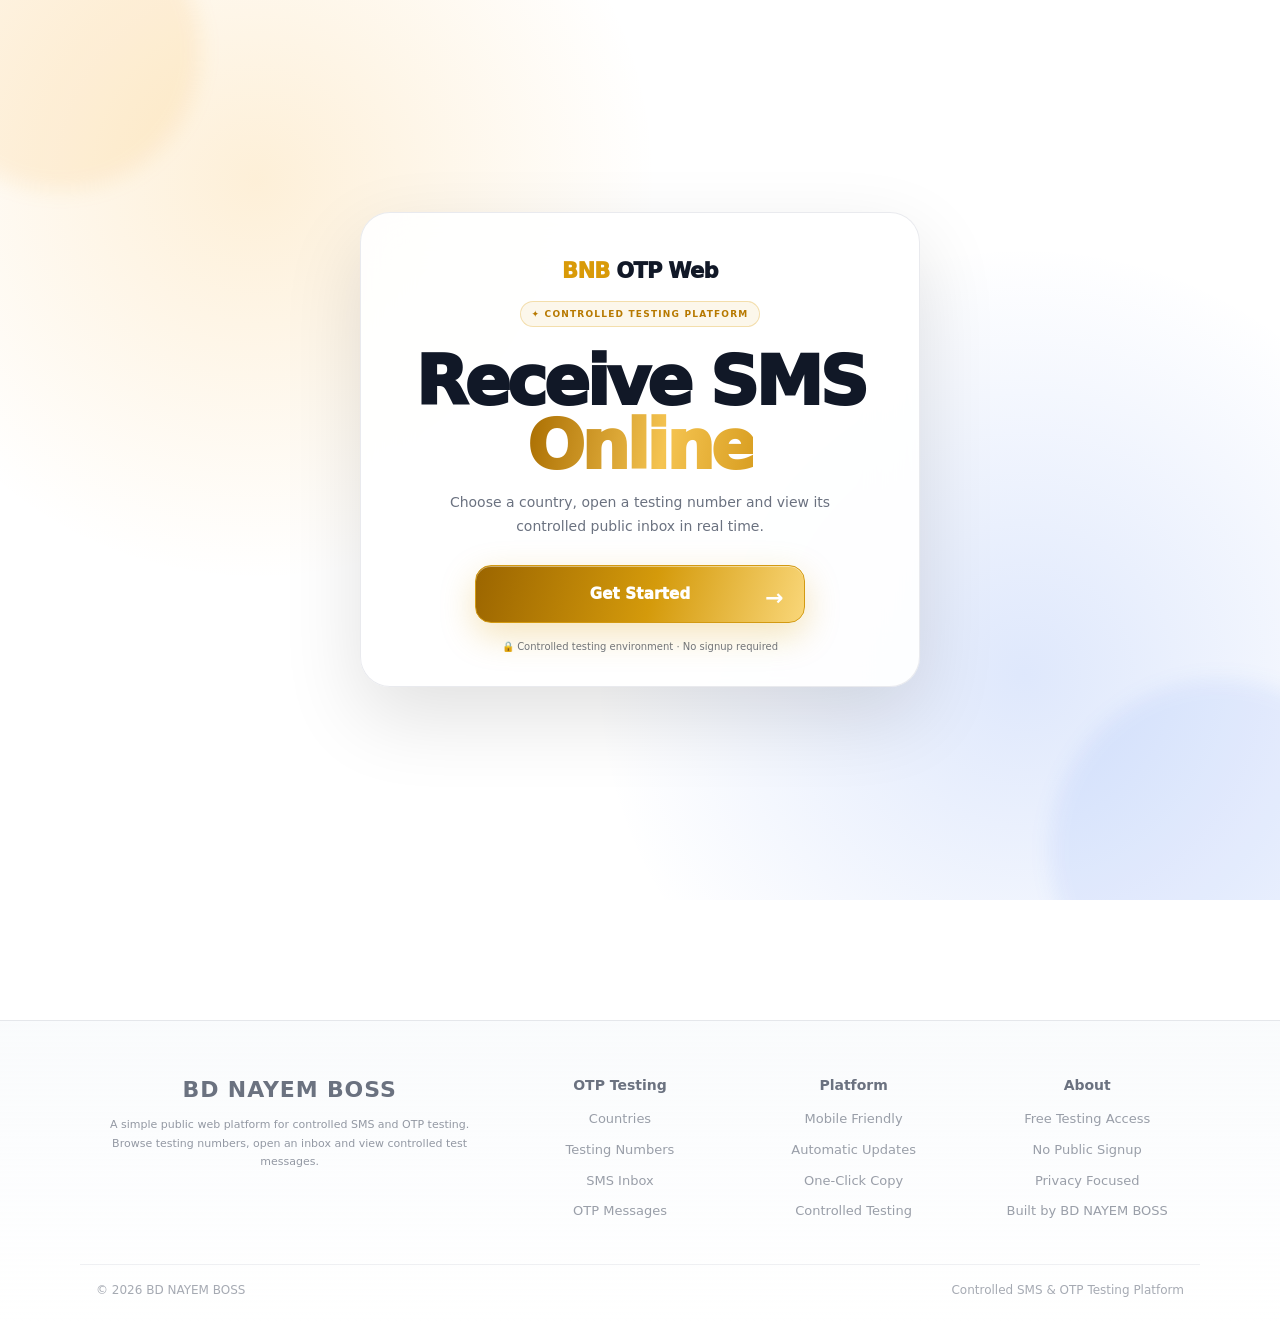
<file: frontend/index.html>
<!doctype html>
<html lang="en">
<head>
<meta charset="utf-8">
<meta name="viewport" content="width=device-width,initial-scale=1,viewport-fit=cover">
<title>BNB OTP Web</title>
<meta name="theme-color" content="#ffffff">
<style>
:root{
--bg:#fff;
--card:#fff;
--soft:#f6f7f9;
--text:#111827;
--muted:#6b7280;
--line:#e5e7eb;
--blue:#2563eb;
--blue2:#1d4ed8;
--green:#16a34a;
--red:#dc2626;
--shadow:0 5px 20px rgba(0,0,0,.055);
}
[data-theme="dark"]{
--bg:#0b0d10;
--card:#11151a;
--soft:#181d24;
--text:#f3f4f6;
--muted:#9ca3af;
--line:#29313b;
--blue:#60a5fa;
--blue2:#3b82f6;
--green:#4ade80;
--red:#f87171;
--shadow:0 8px 28px rgba(0,0,0,.25);
}
*{box-sizing:border-box}
html{scroll-behavior:auto}
body{
margin:0;
background:var(--bg);
color:var(--text);
font-family:Inter,system-ui,-apple-system,BlinkMacSystemFont,"Segoe UI",sans-serif;
-webkit-font-smoothing:antialiased;
}
button,input{font:inherit}
button{cursor:pointer}
a{text-decoration:none;color:inherit}
.container{width:min(1120px,100%);margin:auto;padding:0 16px}
header{
position:sticky;
top:0;
z-index:100;
background:var(--bg);
border-bottom:1px solid var(--line);
}
.nav{
height:62px;
display:flex;
align-items:center;
justify-content:space-between;
gap:12px;
}
.brand{
font-size:20px;
font-weight:900;
letter-spacing:-.6px;
}
.brand span{color:var(--blue)}
.nav-actions{display:flex;gap:7px}
.btn{
border:1px solid var(--line);
background:var(--card);
color:var(--text);
border-radius:10px;
padding:9px 12px;
font-weight:700;
}
.btn:hover{border-color:var(--blue)}
main{padding:20px 0 60px}
.hero{
text-align:center;
padding:28px 0 18px;
}
.hero h1{
margin:0 0 10px;
font-size:clamp(30px,6vw,48px);
line-height:1.05;
letter-spacing:-1.8px;
}
.hero p{
margin:auto;
max-width:700px;
color:var(--muted);
font-size:14px;
line-height:1.65;
}
.search{
max-width:680px;
margin:20px auto 0;
position:relative;
}
.search input{
width:100%;
height:48px;
border:1px solid var(--line);
background:var(--card);
color:var(--text);
border-radius:13px;
padding:0 15px;
outline:0;
}
.search input:focus{border-color:var(--blue)}
.section-title{
display:flex;
align-items:center;
justify-content:space-between;
gap:10px;
margin:26px 0 12px;
}
.section-title h2{
margin:0;
font-size:19px;
letter-spacing:-.3px;
}
.count{
color:var(--muted);
font-size:12px;
}
.country-grid{
display:grid;
grid-template-columns:repeat(4,1fr);
gap:10px;
}
.country-card{
width:100%;
border:1px solid var(--line);
background:var(--card);
color:var(--text);
border-radius:15px;
padding:14px;
text-align:left;
box-shadow:var(--shadow);
transition:.15s;
}
.country-card:hover{
transform:translateY(-2px);
border-color:var(--blue);
}
.country-row{
display:flex;
align-items:center;
gap:10px;
}
.flag{
font-size:28px;
width:35px;
text-align:center;
}
.country-name{
font-weight:800;
font-size:14px;
}
.country-dial{
font-size:12px;
color:var(--muted);
margin-top:3px;
}
.country-numbers{
font-size:11px;
color:var(--blue);
margin-top:8px;
}
.number-grid{
display:grid;
grid-template-columns:repeat(3,1fr);
gap:11px;
}
.number-card{
border:1px solid var(--line);
background:var(--card);
border-radius:16px;
padding:15px;
box-shadow:var(--shadow);
}
.number-head{
display:flex;
align-items:flex-start;
justify-content:space-between;
gap:8px;
}
.number{
font-size:17px;
font-weight:900;
letter-spacing:.1px;
word-break:break-all;
}
.status{
font-size:10px;
padding:4px 7px;
border-radius:999px;
background:var(--soft);
color:var(--muted);
white-space:nowrap;
}
.status.received{color:var(--green)}
.number-label{
font-size:12px;
color:var(--muted);
margin-top:7px;
}
.number-actions{
display:grid;
grid-template-columns:1fr 1fr;
gap:7px;
margin-top:13px;
}
.primary,.secondary{
border-radius:10px;
padding:10px 8px;
font-weight:800;
border:1px solid var(--line);
}
.primary{
background:var(--blue);
border-color:var(--blue);
color:#fff;
}
.primary:hover{background:var(--blue2)}
.secondary{
background:var(--soft);
color:var(--text);
}
.empty{
padding:34px 18px;
border:1px dashed var(--line);
border-radius:15px;
text-align:center;
color:var(--muted);
grid-column:1/-1;
}
#detail{display:none}
#detail.show{display:block}
#home.hide{display:none}
.detail-top{
display:flex;
align-items:center;
gap:8px;
margin:7px 0 18px;
}
.detail-title{
flex:1;
min-width:0;
font-size:22px;
font-weight:900;
word-break:break-all;
}
.back{
border:1px solid var(--line);
background:var(--card);
color:var(--text);
border-radius:10px;
padding:9px 12px;
font-weight:750;
}
.update{
border:1px solid var(--line);
background:var(--card);
color:var(--text);
border-radius:10px;
padding:9px 12px;
font-weight:800;
}
.update.busy{opacity:.6}
.number-box{
border:1px solid var(--line);
background:var(--card);
border-radius:18px;
padding:20px;
box-shadow:var(--shadow);
}
.small-label{
font-size:10px;
color:var(--muted);
font-weight:800;
letter-spacing:.8px;
}
.big-number{
font-size:clamp(25px,6vw,39px);
font-weight:950;
margin:7px 0 15px;
word-break:break-all;
}
.copy-big{
width:100%;
border:0;
background:var(--blue);
color:#fff;
border-radius:11px;
padding:12px;
font-weight:850;
}
.copy-big:hover{background:var(--blue2)}
.notice{
margin-top:12px;
padding:12px 14px;
background:var(--soft);
border-radius:12px;
color:var(--muted);
font-size:12px;
line-height:1.55;
}
.messages{
display:grid;
gap:11px;
}
.message{
border:1px solid var(--line);
background:var(--card);
border-radius:16px;
padding:16px;
box-shadow:var(--shadow);
}
.message-top{
display:flex;
justify-content:space-between;
gap:10px;
align-items:center;
}
.message-title{
font-size:12px;
font-weight:800;
color:var(--muted);
}
.copy-message{
border:1px solid var(--line);
background:var(--soft);
color:var(--text);
border-radius:9px;
padding:7px 9px;
font-size:11px;
font-weight:800;
}
.message-text{
font-size:15px;
line-height:1.55;
margin:11px 0;
white-space:pre-wrap;
overflow-wrap:anywhere;
}
.otp-row{
display:flex;
align-items:center;
justify-content:space-between;
gap:10px;
padding:10px 12px;
background:var(--soft);
border-radius:11px;
}
.otp-code{
font-size:34px;
font-weight:950;
letter-spacing:3px;
word-break:break-all;
}
.copy-otp{
border:0;
background:var(--blue);
color:#fff;
border-radius:9px;
padding:8px 10px;
font-weight:850;
}
.message-meta{
display:flex;
flex-wrap:wrap;
gap:12px;
margin-top:11px;
font-size:11px;
color:var(--muted);
}
.auto{
display:flex;
align-items:center;
justify-content:space-between;
gap:10px;
margin:13px 0;
padding:11px 13px;
border:1px solid var(--line);
background:var(--card);
border-radius:12px;
font-size:12px;
color:var(--muted);
}
.auto-left{display:flex;align-items:center;gap:7px}
.dot{
width:8px;
height:8px;
border-radius:50%;
background:var(--green);
box-shadow:0 0 0 4px color-mix(in srgb,var(--green) 12%,transparent);
}
footer{
border-top:1px solid var(--line);
padding:24px 0;
text-align:center;
font-size:11px;
color:var(--muted);
}
@media(max-width:900px){
.country-grid{grid-template-columns:repeat(3,1fr)}
.number-grid{grid-template-columns:repeat(2,1fr)}
}
@media(max-width:620px){
.container{padding:0 13px}
.nav{height:57px}
.brand{font-size:18px}
main{padding-top:10px}
.hero{padding:22px 0 12px}
.hero h1{font-size:33px}
.country-grid{grid-template-columns:repeat(2,1fr);gap:8px}
.country-card{padding:12px}
.number-grid{grid-template-columns:1fr}
.detail-top{flex-wrap:wrap}
.detail-title{order:3;flex-basis:100%;font-size:21px}
.update{margin-left:auto}
.number-actions{grid-template-columns:1fr 1fr}
}

/* ===== PREMIUM MOTION & MICRO-INTERACTIONS ===== */

html{
  scroll-behavior:auto;
}

body{
  transition:
    background-color .28s ease,
    color .28s ease;
}

header{
  backdrop-filter:saturate(150%) blur(14px);
  -webkit-backdrop-filter:saturate(150%) blur(14px);
  background:color-mix(in srgb,var(--bg) 88%,transparent);
  transition:
    background-color .28s ease,
    border-color .28s ease,
    box-shadow .28s ease;
}

header:hover{
  box-shadow:0 8px 30px rgba(0,0,0,.045);
}

.brand{
  transition:transform .22s ease,opacity .22s ease;
}

.brand:hover{
  transform:translateY(-1px);
  opacity:.88;
}

.btn,
.back,
.update,
.copy-big,
.primary,
.secondary,
.copy-message,
.copy-otp{
  position:relative;
  overflow:hidden;
  transform:translateZ(0);
  transition:
    transform .18s cubic-bezier(.22,1,.36,1),
    box-shadow .22s ease,
    background-color .22s ease,
    border-color .22s ease,
    opacity .22s ease;
  -webkit-tap-highlight-color:transparent;
}

.btn::after,
.back::after,
.update::after,
.copy-big::after,
.primary::after,
.secondary::after,
.copy-message::after,
.copy-otp::after{
  content:"";
  position:absolute;
  inset:0;
  background:linear-gradient(
    110deg,
    transparent 20%,
    rgba(255,255,255,.20) 48%,
    transparent 76%
  );
  transform:translateX(-130%);
  transition:transform .55s ease;
  pointer-events:none;
}

.btn:hover::after,
.back:hover::after,
.update:hover::after,
.copy-big:hover::after,
.primary:hover::after,
.secondary:hover::after,
.copy-message:hover::after,
.copy-otp:hover::after{
  transform:translateX(130%);
}

.btn:hover,
.back:hover,
.update:hover,
.copy-big:hover,
.primary:hover,
.secondary:hover,
.copy-message:hover,
.copy-otp:hover{
  transform:translateY(-2px);
  box-shadow:0 8px 22px rgba(37,99,235,.12);
}

.btn:active,
.back:active,
.update:active,
.copy-big:active,
.primary:active,
.secondary:active,
.copy-message:active,
.copy-otp:active{
  transform:translateY(1px) scale(.975);
  box-shadow:0 3px 10px rgba(0,0,0,.10);
}

.search input{
  transition:
    border-color .22s ease,
    box-shadow .25s ease,
    transform .22s ease,
    background-color .28s ease;
}

.search input:focus{
  transform:translateY(-1px);
  box-shadow:
    0 0 0 4px color-mix(in srgb,var(--blue) 12%,transparent),
    0 10px 28px rgba(0,0,0,.055);
}

.hero h1{
  animation:premiumFadeUp .65s cubic-bezier(.22,1,.36,1) both;
}

.hero p{
  animation:premiumFadeUp .65s .08s cubic-bezier(.22,1,.36,1) both;
}

.search{
  animation:premiumFadeUp .65s .15s cubic-bezier(.22,1,.36,1) both;
}

.country-card{
  position:relative;
  overflow:hidden;
  transform:translateZ(0);
  transition:
    transform .25s cubic-bezier(.22,1,.36,1),
    border-color .25s ease,
    box-shadow .25s ease,
    background-color .28s ease;
  animation:cardReveal .48s cubic-bezier(.22,1,.36,1) both;
}

.country-card::before{
  content:"";
  position:absolute;
  width:90px;
  height:90px;
  right:-45px;
  top:-45px;
  border-radius:50%;
  background:color-mix(in srgb,var(--blue) 9%,transparent);
  transition:transform .35s ease;
}

.country-card:hover{
  transform:translateY(-5px) scale(1.012);
  border-color:color-mix(in srgb,var(--blue) 65%,var(--line));
  box-shadow:
    0 14px 34px rgba(0,0,0,.075),
    0 0 0 1px color-mix(in srgb,var(--blue) 7%,transparent);
}

.country-card:hover::before{
  transform:scale(2.2);
}

.flag{
  transition:transform .3s cubic-bezier(.22,1,.36,1);
}

.country-card:hover .flag{
  transform:scale(1.14) rotate(-3deg);
}

.number-card{
  position:relative;
  overflow:hidden;
  transform:translateZ(0);
  transition:
    transform .25s cubic-bezier(.22,1,.36,1),
    border-color .25s ease,
    box-shadow .25s ease,
    background-color .28s ease;
  animation:cardReveal .5s cubic-bezier(.22,1,.36,1) both;
}

.number-card:hover{
  transform:translateY(-4px);
  border-color:color-mix(in srgb,var(--blue) 42%,var(--line));
  box-shadow:
    0 14px 32px rgba(0,0,0,.07),
    0 0 0 1px color-mix(in srgb,var(--blue) 5%,transparent);
}

.number{
  transition:color .2s ease,transform .2s ease;
}

.number-card:hover .number{
  color:var(--blue);
}

.status{
  transition:
    transform .2s ease,
    background-color .2s ease;
}

.number-card:hover .status{
  transform:scale(1.04);
}

.message{
  position:relative;
  overflow:hidden;
  transition:
    transform .24s cubic-bezier(.22,1,.36,1),
    border-color .24s ease,
    box-shadow .24s ease;
  animation:cardReveal .5s cubic-bezier(.22,1,.36,1) both;
}

.message:hover{
  transform:translateY(-3px);
  border-color:color-mix(in srgb,var(--blue) 32%,var(--line));
  box-shadow:0 13px 32px rgba(0,0,0,.07);
}

.message::before{
  content:"";
  position:absolute;
  left:0;
  top:0;
  bottom:0;
  width:3px;
  background:var(--blue);
  opacity:.65;
  transform:scaleY(0);
  transform-origin:center;
  transition:transform .3s ease;
}

.message:hover::before{
  transform:scaleY(1);
}

.otp-row{
  transition:
    transform .22s ease,
    box-shadow .25s ease,
    background-color .25s ease;
}

.message:hover .otp-row{
  transform:translateY(-1px);
  box-shadow:inset 0 0 0 1px color-mix(in srgb,var(--blue) 10%,transparent);
}

.otp-code{
  text-shadow:0 0 22px color-mix(in srgb,var(--blue) 18%,transparent);
  transition:
    transform .22s ease,
    color .22s ease,
    letter-spacing .22s ease;
}

.message:hover .otp-code{
  transform:scale(1.025);
  color:var(--blue);
}

.big-number{
  transition:
    transform .25s ease,
    color .25s ease;
}

.number-box:hover .big-number{
  transform:translateX(2px);
  color:var(--blue);
}

.dot{
  animation:pulseDot 1.8s ease-in-out infinite;
}

.update.busy{
  opacity:.6;
}

.update.busy{
  animation:spinButton .9s linear infinite;
}

.auto{
  transition:
    transform .22s ease,
    border-color .22s ease,
    box-shadow .22s ease;
}

.auto:hover{
  transform:translateY(-2px);
  box-shadow:0 8px 22px rgba(0,0,0,.05);
}

.empty{
  animation:premiumFadeUp .4s ease both;
}

footer{
  transition:border-color .28s ease;
}

#countryPage,
#detail{
  animation:pageEnter .42s cubic-bezier(.22,1,.36,1) both;
}

.copy-big:hover{
  box-shadow:0 10px 28px rgba(37,99,235,.20);
}

@keyframes premiumFadeUp{
  from{
    opacity:0;
    transform:translateY(12px);
  }
  to{
    opacity:1;
    transform:translateY(0);
  }
}

@keyframes cardReveal{
  from{
    opacity:0;
    transform:translateY(12px) scale(.985);
  }
  to{
    opacity:1;
    transform:translateY(0) scale(1);
  }
}

@keyframes pageEnter{
  from{
    opacity:0;
    transform:translateX(10px);
  }
  to{
    opacity:1;
    transform:translateX(0);
  }
}

@keyframes pulseDot{
  0%,100%{
    box-shadow:0 0 0 3px color-mix(in srgb,var(--green) 10%,transparent);
  }
  50%{
    box-shadow:0 0 0 7px color-mix(in srgb,var(--green) 3%,transparent);
  }
}

@keyframes spinButton{
  from{transform:rotate(0deg)}
  to{transform:rotate(360deg)}
}

@media(max-width:620px){
  .country-card:hover{
    transform:translateY(-3px);
  }

  .number-card:hover,
  .message:hover{
    transform:translateY(-2px);
  }

  .btn:hover,
  .back:hover,
  .update:hover,
  .copy-big:hover,
  .primary:hover,
  .secondary:hover,
  .copy-message:hover,
  .copy-otp:hover{
    transform:translateY(-1px);
  }

  .otp-code{
    font-size:32px;
    letter-spacing:2.5px;
  }
}

@media(prefers-reduced-motion:reduce){
  *,
  *::before,
  *::after{
    animation-duration:.01ms !important;
    animation-iteration-count:1 !important;
    scroll-behavior:auto !important;
    transition-duration:.01ms !important;
  }
}


/* ===== BNB OTP WEB — FULL PREMIUM EXPERIENCE ===== */

body{
  overflow-x:hidden;
}

button{
  -webkit-user-select:none;
  user-select:none;
}

.welcome-screen{
  position:fixed;
  inset:0;
  z-index:9999;
  display:flex;
  align-items:center;
  justify-content:center;
  padding:22px;
  overflow:hidden;
  background:
    radial-gradient(circle at 20% 20%,rgba(245,158,11,.16),transparent 32%),
    radial-gradient(circle at 80% 75%,rgba(37,99,235,.15),transparent 35%),
    var(--bg);
  transition:
    opacity .65s cubic-bezier(.22,1,.36,1),
    visibility .65s;
}

.welcome-screen.hide{
  opacity:0;
  visibility:hidden;
  pointer-events:none;
}

.welcome-glow{
  position:absolute;
  border-radius:50%;
  filter:blur(10px);
  pointer-events:none;
  animation:welcomeFloat 6s ease-in-out infinite;
}

.welcome-glow-a{
  width:280px;
  height:280px;
  background:rgba(245,158,11,.10);
  top:-90px;
  left:-80px;
}

.welcome-glow-b{
  width:340px;
  height:340px;
  background:rgba(37,99,235,.08);
  right:-110px;
  bottom:-120px;
  animation-delay:-3s;
}

.welcome-card{
  position:relative;
  width:min(560px,100%);
  padding:46px 34px 34px;
  text-align:center;
  border:1px solid color-mix(in srgb,var(--line) 85%,transparent);
  border-radius:30px;
  background:color-mix(in srgb,var(--card) 91%,transparent);
  backdrop-filter:blur(24px);
  -webkit-backdrop-filter:blur(24px);
  box-shadow:
    0 30px 80px rgba(0,0,0,.12),
    0 0 0 1px rgba(255,255,255,.04);
  animation:welcomeCardIn .8s cubic-bezier(.22,1,.36,1) both;
}

.welcome-logo{
  font-size:21px;
  font-weight:950;
  letter-spacing:-.7px;
  margin-bottom:18px;
}

.welcome-logo span{
  color:#d99a08;
}

.welcome-badge{
  display:inline-flex;
  padding:7px 11px;
  border:1px solid rgba(217,154,8,.28);
  border-radius:999px;
  background:rgba(217,154,8,.08);
  color:#b77900;
  font-size:9px;
  font-weight:900;
  letter-spacing:1.2px;
  animation:badgePulse 2.4s ease-in-out infinite;
}

[data-theme="dark"] .welcome-badge{
  color:#f5c451;
}

.welcome-card h1{
  margin:23px 0 13px;
  font-size:clamp(42px,9vw,68px);
  line-height:.94;
  letter-spacing:-3.5px;
  font-weight:950;
}

.welcome-card h1 span{
  background:linear-gradient(
    100deg,
    #a96d00,
    #f5c451,
    #c98a08,
    #ffe39a,
    #a96d00
  );
  background-size:250% auto;
  -webkit-background-clip:text;
  background-clip:text;
  color:transparent;
  animation:goldText 3.2s linear infinite;
}

.welcome-card p{
  max-width:430px;
  margin:0 auto 27px;
  color:var(--muted);
  font-size:14px;
  line-height:1.7;
}

.get-started{
  position:relative;
  width:min(330px,100%);
  height:58px;
  overflow:hidden;
  border:1px solid #d39a12;
  border-radius:16px;
  background:
    linear-gradient(
      105deg,
      #9b6500,
      #d49a0b 25%,
      #ffe08a 50%,
      #d49a0b 75%,
      #9b6500
    );
  background-size:220% auto;
  color:#fff;
  font-weight:950;
  font-size:15px;
  letter-spacing:.2px;
  box-shadow:
    0 12px 35px rgba(217,154,8,.27),
    inset 0 1px rgba(255,255,255,.45);
  animation:
    goldButton 3s linear infinite,
    getStartedFloat 2.8s ease-in-out infinite;
  transition:
    transform .22s cubic-bezier(.22,1,.36,1),
    box-shadow .22s ease;
}

.get-started span:not(.get-started-shine){
  position:relative;
  z-index:2;
}

.get-started b{
  position:absolute;
  right:20px;
  z-index:2;
  font-size:22px;
  transition:transform .25s ease;
}

.get-started-shine{
  position:absolute;
  inset:-50%;
  background:linear-gradient(
    110deg,
    transparent 42%,
    rgba(255,255,255,.65) 50%,
    transparent 58%
  );
  transform:translateX(-70%) rotate(10deg);
  animation:getStartedShine 2.7s ease-in-out infinite;
}

.get-started:hover{
  transform:translateY(-4px) scale(1.015);
  box-shadow:
    0 18px 45px rgba(217,154,8,.38),
    inset 0 1px rgba(255,255,255,.55);
}

.get-started:hover b{
  transform:translateX(5px);
}

.get-started:active{
  transform:translateY(1px) scale(.975);
}

.welcome-note{
  margin-top:18px;
  color:var(--muted);
  font-size:10px;
}

.hero h1,
.hero p,
.search,
.section-title{
  animation:premiumUp .65s cubic-bezier(.22,1,.36,1) both;
}

.hero p{animation-delay:.06s}
.search{animation-delay:.12s}
.section-title{animation-delay:.18s}

.country-card,
.number-card,
.message{
  animation:premiumCard .5s cubic-bezier(.22,1,.36,1) both;
}

.country-card:nth-child(2),
.number-card:nth-child(2),
.message:nth-child(2){animation-delay:.04s}
.country-card:nth-child(3),
.number-card:nth-child(3),
.message:nth-child(3){animation-delay:.08s}
.country-card:nth-child(4),
.number-card:nth-child(4),
.message:nth-child(4){animation-delay:.12s}
.country-card:nth-child(5),
.number-card:nth-child(5),
.message:nth-child(5){animation-delay:.16s}
.country-card:nth-child(6),
.number-card:nth-child(6),
.message:nth-child(6){animation-delay:.20s}

.country-card,
.number-card,
.message,
.number-box,
.auto{
  will-change:transform;
}

.country-card{
  transition:
    transform .28s cubic-bezier(.22,1,.36,1),
    box-shadow .28s ease,
    border-color .25s ease;
}

.country-card:hover{
  transform:translateY(-6px) scale(1.012);
  box-shadow:
    0 18px 40px rgba(0,0,0,.09),
    0 0 0 1px color-mix(in srgb,var(--blue) 10%,transparent);
}

.number-card{
  transition:
    transform .28s cubic-bezier(.22,1,.36,1),
    box-shadow .28s ease,
    border-color .25s ease;
}

.number-card:hover{
  transform:translateY(-5px);
  box-shadow:0 17px 38px rgba(0,0,0,.09);
}

.message{
  transition:
    transform .28s cubic-bezier(.22,1,.36,1),
    box-shadow .28s ease,
    border-color .25s ease;
}

.message:hover{
  transform:translateY(-4px);
  box-shadow:0 16px 36px rgba(0,0,0,.085);
}

.btn,
.back,
.update,
.primary,
.secondary,
.copy-big,
.copy-message,
.copy-otp{
  position:relative;
  overflow:hidden;
  transition:
    transform .2s cubic-bezier(.22,1,.36,1),
    box-shadow .2s ease,
    background-color .2s ease,
    border-color .2s ease;
}

.btn::after,
.back::after,
.update::after,
.primary::after,
.secondary::after,
.copy-big::after,
.copy-message::after,
.copy-otp::after{
  content:"";
  position:absolute;
  inset:0;
  background:linear-gradient(
    110deg,
    transparent 30%,
    rgba(255,255,255,.24) 50%,
    transparent 70%
  );
  transform:translateX(-130%);
  transition:transform .55s ease;
  pointer-events:none;
}

.btn:hover::after,
.back:hover::after,
.update:hover::after,
.primary:hover::after,
.secondary:hover::after,
.copy-big:hover::after,
.copy-message:hover::after,
.copy-otp:hover::after{
  transform:translateX(130%);
}

.btn:hover,
.back:hover,
.update:hover,
.primary:hover,
.secondary:hover,
.copy-big:hover,
.copy-message:hover,
.copy-otp:hover{
  transform:translateY(-2px);
  box-shadow:0 9px 24px rgba(37,99,235,.14);
}

.btn:active,
.back:active,
.update:active,
.primary:active,
.secondary:active,
.copy-big:active,
.copy-message:active,
.copy-otp:active{
  transform:translateY(1px) scale(.97);
}

.copy-big{
  box-shadow:0 9px 25px rgba(37,99,235,.17);
}

.otp-code{
  transition:
    transform .22s ease,
    color .22s ease;
  text-shadow:
    0 0 24px color-mix(in srgb,var(--blue) 17%,transparent);
}

.message:hover .otp-code{
  transform:scale(1.035);
  color:var(--blue);
}

.update.busy{
  animation:updateSpin .75s linear infinite;
}

.dot{
  animation:onlinePulse 1.8s ease-in-out infinite;
}

#countryPage,
#detail{
  animation:pageSlide .45s cubic-bezier(.22,1,.36,1) both;
}

.search input{
  transition:
    transform .22s ease,
    box-shadow .25s ease,
    border-color .22s ease;
}

.search input:focus{
  transform:translateY(-1px);
  box-shadow:
    0 0 0 4px color-mix(in srgb,var(--blue) 11%,transparent),
    0 12px 30px rgba(0,0,0,.055);
}

@keyframes welcomeCardIn{
  from{opacity:0;transform:translateY(28px) scale(.94)}
  to{opacity:1;transform:translateY(0) scale(1)}
}

@keyframes welcomeFloat{
  0%,100%{transform:translate3d(0,0,0) scale(1)}
  50%{transform:translate3d(18px,-14px,0) scale(1.08)}
}

@keyframes badgePulse{
  0%,100%{box-shadow:0 0 0 0 rgba(217,154,8,0)}
  50%{box-shadow:0 0 0 7px rgba(217,154,8,.05)}
}

@keyframes goldText{
  to{background-position:250% center}
}

@keyframes goldButton{
  to{background-position:220% center}
}

@keyframes getStartedFloat{
  0%,100%{transform:translateY(0)}
  50%{transform:translateY(-2px)}
}

@keyframes getStartedShine{
  0%,45%{transform:translateX(-80%) rotate(10deg)}
  70%,100%{transform:translateX(80%) rotate(10deg)}
}

@keyframes premiumUp{
  from{opacity:0;transform:translateY(14px)}
  to{opacity:1;transform:translateY(0)}
}

@keyframes premiumCard{
  from{opacity:0;transform:translateY(14px) scale(.985)}
  to{opacity:1;transform:translateY(0) scale(1)}
}

@keyframes pageSlide{
  from{opacity:0;transform:translateX(12px)}
  to{opacity:1;transform:translateX(0)}
}

@keyframes onlinePulse{
  0%,100%{box-shadow:0 0 0 3px color-mix(in srgb,var(--green) 9%,transparent)}
  50%{box-shadow:0 0 0 8px color-mix(in srgb,var(--green) 2%,transparent)}
}

@keyframes updateSpin{
  from{transform:rotate(0)}
  to{transform:rotate(360deg)}
}

@media(max-width:620px){
  .welcome-card{
    padding:38px 22px 27px;
    border-radius:25px;
  }

  .welcome-card h1{
    font-size:43px;
    letter-spacing:-2.5px;
  }

  .get-started{
    height:56px;
  }

  .country-card:hover{
    transform:translateY(-3px);
  }

  .number-card:hover,
  .message:hover{
    transform:translateY(-3px);
  }
}

@media(prefers-reduced-motion:reduce){
  *,
  *::before,
  *::after{
    animation-duration:.01ms !important;
    animation-iteration-count:1 !important;
    transition-duration:.01ms !important;
  }
}

</style>
<style id="bnb-final-layout-fix">
html,body{min-height:100%;height:auto;overflow-x:hidden;overflow-y:auto}
body{min-height:100vh}
main,.app-main,.page,.page-shell,.content,.container{height:auto;min-height:0;overflow:visible}
#home,#countryPage,#detail{min-height:100vh;height:auto;overflow:visible}
</style>
<style id="bnb-final-scroll-fix">
html{min-height:100%;overflow-x:hidden;overflow-y:auto}
body{min-height:100vh;height:auto;overflow-x:hidden;overflow-y:auto}
main{height:auto;min-height:100vh;overflow:visible}
section{height:auto;overflow:visible}
#home,#countryPage,#detail{height:auto;min-height:100vh;overflow:visible}
.number-grid{max-height:none;overflow:visible}
</style>
<style id="bnb-final-layout-fix">
html,body{
  min-height:100%;
  height:auto;
  overflow-x:hidden;
  overflow-y:auto;
}
body{
  min-height:100vh;
}
main,
.app-main,
.page,
.page-shell,
.content,
.container,
section,
#home,
#countryPage,
#detail{
  height:auto !important;
  min-height:0;
  overflow:visible !important;
}
#home,
#countryPage,
#detail{
  min-height:100vh;
}
.number-grid{
  max-height:none !important;
  overflow:visible !important;
}
</style>
<style id="bnb-final-footer">
.site-footer{
  margin-top:80px;
  padding:56px 0 24px;
  border-top:1px solid var(--border,#e5e7eb);
  background:linear-gradient(180deg,rgba(248,250,252,.8),rgba(255,255,255,1));
}
.footer-grid{
  display:grid;
  grid-template-columns:2fr 1fr 1fr 1fr;
  gap:40px;
}
.footer-logo{
  font-size:22px;
  font-weight:900;
  letter-spacing:.04em;
}
.footer-brand p{
  max-width:440px;
  margin:14px 0 0;
  line-height:1.7;
  opacity:.72;
}
.footer-column{
  display:flex;
  flex-direction:column;
  gap:10px;
}
.footer-column h3{
  margin:0 0 6px;
  font-size:14px;
  font-weight:800;
}
.footer-column a,
.footer-column span{
  font-size:13px;
  line-height:1.6;
  text-decoration:none;
  color:inherit;
  opacity:.68;
}
.footer-column a:hover{opacity:1}
.footer-bottom{
  margin-top:42px;
  padding-top:18px;
  border-top:1px solid var(--border,#e5e7eb);
  display:flex;
  justify-content:space-between;
  gap:20px;
  font-size:12px;
  opacity:.6;
}
@media(max-width:800px){
  .footer-grid{grid-template-columns:1fr 1fr;gap:30px}
  .footer-brand{grid-column:1/-1}
}
@media(max-width:520px){
  .site-footer{margin-top:55px;padding-top:40px}
  .footer-grid{grid-template-columns:1fr;gap:26px}
  .footer-brand{grid-column:auto}
  .footer-bottom{flex-direction:column;gap:6px}
}
</style>
<style id="bnb-final-page-scroll">
html,body{height:auto;min-height:100%;overflow-x:hidden;overflow-y:auto}
body{min-height:100vh}
main{height:auto!important;min-height:100vh;overflow:visible!important}
section{height:auto!important;overflow:visible!important}
.site-footer{position:relative;display:block;clear:both}
</style>
</head>

<body>

<div id="welcomeScreen" class="welcome-screen">
  <div class="welcome-glow welcome-glow-a"></div>
  <div class="welcome-glow welcome-glow-b"></div>

  <div class="welcome-card">
    <div class="welcome-logo">
      <span>BNB</span> OTP Web
    </div>

    <div class="welcome-badge">✦ CONTROLLED TESTING PLATFORM</div>

    <h1>Receive SMS<br><span>Online</span></h1>

    <p>
      Choose a country, open a testing number and view its
      controlled public inbox in real time.
    </p>

    <button class="get-started" onclick="enterWebsite()">
      <span class="get-started-shine"></span>
      <span>Get Started</span>
      <b>→</b>
    </button>

    <div class="welcome-note">
      🔒 Controlled testing environment · No signup required
    </div>
  </div>
</div>


<header>
<div class="container nav">
<a class="brand" href="#" onclick="goHome();return false">BD NAYEM <span>BOSS</span></a>
<div class="nav-actions">
<button class="btn" onclick="toggleTheme()" id="themeBtn">🌙</button>
</div>
</div>
</header>

<main class="container">

<section id="home">

<div class="hero">
<h1>Receive SMS Online</h1>
<p>
Choose a country, select an available testing number and open its
public inbox. Messages update automatically while the page is open.
</p>

<div class="search">
<input id="search" autocomplete="off"
placeholder="Search country, code or dial code..."
oninput="renderCountries()">
</div>
</div>

<div class="section-title">
<h2>Countries</h2>
<span id="countryCount" class="count"></span>
</div>

<div id="countries" class="country-grid"></div>



<div id="numbers" class="number-grid"></div>

</section>

<section id="countryPage" style="display:none">
  <div class="detail-top">
    <button class="back" onclick="goBack()">← Back</button>
    <div id="countryPageTitle" class="detail-title"></div>
    <button class="update" onclick="refreshCountry()">↻ Update</button>
  </div>
  <div class="section-head">
    <div>
      <div class="eyebrow">COUNTRY</div>
      <h2 id="countryPageHeading">Available Numbers</h2>
    </div>
    <div id="countryPageCount" class="muted"></div>
  </div>
  <div id="countryNumbers" class="number-grid"></div>
</section>

<section id="detail">

<div class="detail-top">
<button class="back" onclick="goBack()">← Back</button>
<div id="detailTitle" class="detail-title"></div>
<button class="update" id="updateBtn" onclick="manualUpdate()">↻ Update</button>
</div>

<div class="number-box">
<div class="small-label">PHONE NUMBER</div>
<div id="bigNumber" class="big-number"></div>

<button class="copy-big" onclick="copyNumber()">
Copy Number
</button>

<div class="notice">
This is a public controlled-testing inbox. Do not use it for
private, sensitive or important accounts.
</div>
</div>

<div class="auto">
<div class="auto-left">
<span class="dot"></span>
<span>Automatic updates enabled</span>
</div>
<span id="lastUpdate">Updating...</span>
</div>

<div class="section-title">
<h2>Latest Messages</h2>
<span id="messageCount" class="count"></span>
</div>

<div id="messages" class="messages"></div>

</section>

</main>

<footer class="site-footer">
  <div class="container footer-grid">

    <div class="footer-brand">
      <div class="footer-logo">BD NAYEM BOSS</div>
      <p>
        A simple public web platform for controlled SMS and OTP testing.
        Browse testing numbers, open an inbox and view controlled test messages.
      </p>
    </div>

    <div class="footer-column">
      <h3>OTP Testing</h3>
      <a href="#" onclick="goHome();return false">Countries</a>
      <a href="#" onclick="goHome();return false">Testing Numbers</a>
      <a href="#" onclick="goHome();return false">SMS Inbox</a>
      <a href="#" onclick="goHome();return false">OTP Messages</a>
    </div>

    <div class="footer-column">
      <h3>Platform</h3>
      <span>Mobile Friendly</span>
      <span>Automatic Updates</span>
      <span>One-Click Copy</span>
      <span>Controlled Testing</span>
    </div>

    <div class="footer-column">
      <h3>About</h3>
      <span>Free Testing Access</span>
      <span>No Public Signup</span>
      <span>Privacy Focused</span>
      <span>Built by BD NAYEM BOSS</span>
    </div>

  </div>

  <div class="container footer-bottom">
    <span>© 2026 BD NAYEM BOSS</span>
    <span>Controlled SMS &amp; OTP Testing Platform</span>
  </div>
</footer>

<script>

function enterWebsite(){
  const screen=$("welcomeScreen");
  if(!screen)return;

  screen.classList.add("hide");
  localStorage.setItem("bnb_welcome_seen","1");

  setTimeout(()=>{
    screen.style.display="none";
    window.scrollTo(0,0);
  },700);
}

function restoreWelcome(){
  const screen=$("welcomeScreen");
  if(!screen)return;

  if(localStorage.getItem("bnb_welcome_seen")==="1"){
    screen.style.display="none";
  }else{
    screen.style.display="flex";
  }
}


const API="https://bnb-otp-web.hafejnayem1743.workers.dev/api";

let countries=[];
let numbers=[];
let selectedCountry=null;
let activeNumber=null;
let refreshTimer=null;

const $=id=>document.getElementById(id);

async function api(path){
const headers={Accept:"application/json"};
const token=localStorage.getItem("otp_admin")||"";
if(token)headers.Authorization="Bearer "+token;
const response=await fetch(API+path,{cache:"no-store",headers});
const data=await response.json().catch(()=>({}));
if(!response.ok)throw new Error(data.error||("HTTP "+response.status));
return data;
}

function esc(value){
return String(value??"").replace(/[&<>"']/g,char=>({
"&":"&amp;",
"<":"&lt;",
">":"&gt;",
'"':"&quot;",
"'":"&#039;"
}[char]));
}

function countryFlag(country){
if(country.flag)return country.flag;

const code=String(country.code||"").toUpperCase();

if(code.length===2){
return String.fromCodePoint(
...code.split("").map(c=>127397+c.charCodeAt(0))
);
}

return "🌐";
}

function copyText(text,button){
if(navigator.clipboard&&window.isSecureContext){
navigator.clipboard.writeText(String(text)).then(()=>{
copied(button);
});
return;
}

const area=document.createElement("textarea");
area.value=String(text);
area.style.position="fixed";
area.style.opacity="0";
document.body.appendChild(area);
area.focus();
area.select();

try{
document.execCommand("copy");
copied(button);
}catch(e){}

area.remove();
}

function copied(button){
if(!button)return;
const old=button.textContent;
button.textContent="Copied ✓";
setTimeout(()=>button.textContent=old,1300);
}

function copyNumber(){
if(activeNumber)copyText(activeNumber.number,$(".copy-big"));
}

function copyOtp(code,button){
copyText(code,button);
}

function copyMessage(message,button){
copyText(message,button);
}

function formatTime(value){
    if(!value)return "Unknown time";
    const n=Number(value);
    const date=new Date(Number.isFinite(n)&&n<100000000000?n*1000:n);
    if(isNaN(date.getTime()))return String(value);

    const seconds=Math.max(0,Math.floor((Date.now()-date.getTime())/1000));
    if(seconds<10)return "just now";
    if(seconds<60)return seconds+" seconds ago";

    const minutes=Math.floor(seconds/60);
    if(minutes<60)return minutes+" minute"+(minutes===1?"":"s")+" ago";

    const hours=Math.floor(minutes/60);
    if(hours<24)return hours+" hour"+(hours===1?"":"s")+" ago";

    const days=Math.floor(hours/24);
    if(days<7)return days+" day"+(days===1?"":"s")+" ago";

    return date.toLocaleString();
  }

async function loadData(){
try{
const result=await Promise.all([
api("/countries"),
api("/numbers")
]);

countries=result[0].countries||result[0]||[];
numbers=result[1].numbers||result[1]||[];

renderCountries();
renderNumbers();
}catch(error){
$("countries").innerHTML="";
$("numbers").innerHTML="";
console.warn("Public data could not be loaded:", error);
}
}

function numberCountryId(number){
if(number.country_id!==null&&number.country_id!==undefined){
return Number(number.country_id);
}

const raw=String(number.number||"").replace(/\D/g,"");

for(const country of countries){
const dial=String(country.dial_code||"").replace(/\D/g,"");
if(dial&&raw.startsWith(dial))return Number(country.id);
}

return null;
}

function numbersForCountry(id){
return numbers.filter(n=>numberCountryId(n)===Number(id));
}

function renderCountries(){
const query=$("search").value.trim().toLowerCase();

const list=countries.filter(c=>
!query||
String(c.name||"").toLowerCase().includes(query)||
String(c.code||"").toLowerCase().includes(query)||
String(c.dial_code||"").toLowerCase().includes(query)
);

$("countryCount").textContent=list.length+" countries";

$("countries").innerHTML=list.map(c=>{
const total=numbersForCountry(c.id).length;

return `
<button class="country-card" onclick="selectCountry(${Number(c.id)})">
<div class="country-row">
<div class="flag">${esc(countryFlag(c))}</div>
<div>
<div class="country-name">${esc(c.name)}</div>
<div class="country-dial">${esc(c.dial_code||"")}</div>
</div>
</div>
<div class="country-numbers">
${total} ${total===1?"number":"numbers"} available
</div>
</button>`;
}).join("")||
'<div class="empty">No countries found.</div>';
}

function renderNumbers(){
let list=numbers;

if(selectedCountry!==null){
list=numbersForCountry(selectedCountry);
}

$("numbersHeading").textContent=
selectedCountry===null?"Available Numbers":"Numbers in Selected Country";

$("numberCount").textContent=list.length+" numbers";

$("numbers").innerHTML=list.map(n=>`
<article class="number-card">
<div class="number-head">
<div class="number">${esc(n.number)}</div>
<span class="status ${n.status==="received"?"received":""}">
${esc(n.status||"waiting")}
</span>
</div>

<div class="number-label">
${esc(n.label||"Public testing number")}
</div>

<div class="number-actions">
<button class="secondary"
onclick="copyText('${esc(String(n.number).replace(/'/g,"&#039;"))}',this)">
Copy Number
</button>

<button class="primary"
onclick="openNumber(${Number(n.id)})">
Open Inbox
</button>
</div>
</article>
`).join("")||
'<div class="empty">No numbers available.</div>';
}

function selectCountry(id,push=true){
    selectedCountry=Number(id);
    renderCountryPage();
    $("home").classList.add("hide");
    $("countryPage").style.display="block";
    $("detail").classList.remove("show");

    if(push){
      history.pushState({view:"country",id:selectedCountry},"","#country-"+selectedCountry);
    }
    window.scrollTo(0,0);
  }

  function renderCountryPage(){
    const country=countries.find(c=>Number(c.id)===Number(selectedCountry));
    if(!country){ goHome(); return; }

    const list=numbersForCountry(selectedCountry);

    $("countryPageTitle").textContent=countryFlag(country)+" "+(country.name||"Country");
    $("countryPageHeading").textContent=(country.name||"Country")+" Numbers";
    $("countryPageCount").textContent=list.length+" "+(list.length===1?"number":"numbers");

    $("countryNumbers").innerHTML=list.map(n=>`
      <article class="number-card">
        <div class="number-head">
          <div class="number">${esc(n.number)}</div>
          <span class="status ${n.status==="received"?"received":""}">${esc(n.status||"waiting")}</span>
        </div>
        <div class="number-label">${esc(n.label||"Public testing number")}</div>
        <div class="number-actions">
          <button class="secondary" onclick="copyText('${esc(String(n.number).replace(/'/g,"&#039;"))}',this)">Copy Number</button>
          <button class="primary" onclick="openNumber(${Number(n.id)})">Open Inbox</button>
        </div>
      </article>
    `).join("") || '<div class="empty">No numbers available for this country.</div>';
  }

  function refreshCountry(){
    renderCountryPage();
  }

async function openNumber(id,push=true){
    try{
      const response=await api("/numbers/"+id);
      activeNumber=response.number||response;

      $("home").classList.add("hide");
      $("countryPage").style.display="none";
      $("detail").classList.add("show");

      $("detailTitle").textContent=activeNumber.number||"";
      $("bigNumber").textContent=activeNumber.number||"";

      if(push){
        history.pushState({view:"number",id:Number(id)},"","#number-"+id);
      }

      await loadInbox();
      startAutoRefresh();
      window.scrollTo(0,0);
    }catch(error){
      alert("Unable to open inbox.");
    }
  }

async function loadInbox(){
if(!activeNumber)return;

try{
const response=await api(
"/numbers/"+activeNumber.id+"/otps"
);

const list=response.otps||response||[];

$("messageCount").textContent=
list.length+" "+(list.length===1?"message":"messages");

$("messages").innerHTML=list.length?
list.map(message=>{
const code=String(message.code||"").trim();
const body=String(
message.message||"Controlled test OTP message"
);

return `
<article class="message">

<div class="message-top">
<div class="message-title">Message</div>

<button class="copy-message"
onclick='copyMessage(${JSON.stringify(body)},this)'>
Copy Message
</button>
</div>

<div class="message-text">${esc(body)}</div>

${code?`
<div class="otp-row">
<div class="otp-code">${esc(code)}</div>
<button class="copy-otp"
onclick='copyOtp(${JSON.stringify(code)},this)'>
Copy OTP
</button>
</div>
`:""}

<div class="message-meta">
<span>Sender: ${esc(message.source||"CONTROLLED_TEST")}</span>
<span>Time: ${esc(formatTime(message.created_at))}</span>
</div>

</article>`;
}).join("")
:
'<div class="empty">No messages yet.</div>';

$("lastUpdate").textContent=
"Updated "+new Date().toLocaleTimeString();

}catch(error){
$("messages").innerHTML=
'<div class="empty">'+esc(error.message||"Unable to update messages.")+
' — <a href="/admin.html">Admin Login</a></div>';
}
}

function startAutoRefresh(){
stopAutoRefresh();
refreshTimer=setInterval(()=>{
if(activeNumber)loadInbox();
},10000);
}

function stopAutoRefresh(){
if(refreshTimer){
clearInterval(refreshTimer);
refreshTimer=null;
}
}

async function manualUpdate(){
const button=$("updateBtn");
button.disabled=true;
button.classList.add("busy");
button.textContent="↻ Updating...";

await loadInbox();

button.textContent="✓ Updated";

setTimeout(()=>{
button.disabled=false;
button.classList.remove("busy");
button.textContent="↻ Update";
},900);
}

function goHome(){
    stopAutoRefresh();
    activeNumber=null;
    selectedCountry=null;

    $("detail").classList.remove("show");
    $("countryPage").style.display="none";
    $("home").classList.remove("hide");

    history.pushState({view:"home"},"","#");
    renderCountries();
    renderNumbers();
    window.scrollTo(0,0);
  }

  function goBack(){
    stopAutoRefresh();

    if(activeNumber){
      activeNumber=null;
      if(selectedCountry!==null){
        $("detail").classList.remove("show");
        $("home").classList.add("hide");
        $("countryPage").style.display="block";
        renderCountryPage();
        history.pushState({view:"country",id:selectedCountry},"","#country-"+selectedCountry);
      }else{
        goHome();
      }
      window.scrollTo(0,0);
      return;
    }

    if(selectedCountry!==null){
      goHome();
      return;
    }

    goHome();
  }

function toggleTheme(){
const dark=document.documentElement.dataset.theme==="dark";

document.documentElement.dataset.theme=
dark?"":"dark";

localStorage.setItem(
"bnb_theme",
dark?"light":"dark"
);

$("themeBtn").textContent=
dark?"🌙":"☀️";
}

(function(){
if(localStorage.getItem("bnb_theme")==="dark"){
document.documentElement.dataset.theme="dark";
$("themeBtn").textContent="☀️";
}
})();

  async function restoreRoute(){
    const hash=window.location.hash||"";

    if(hash.startsWith("#number-")){
      const id=Number(hash.slice(8));
      if(Number.isFinite(id)&&id>0){
        await openNumber(id,false);
        return;
      }
    }

    if(hash.startsWith("#country-")){
      const id=Number(hash.slice(9));
      if(Number.isFinite(id)&&id>0){
        selectCountry(id,false);
        return;
      }
    }

    stopAutoRefresh();
    activeNumber=null;
    selectedCountry=null;
    $("detail").classList.remove("show");
    $("countryPage").style.display="none";
    $("home").classList.remove("hide");
    renderCountries();
    renderNumbers();
    window.scrollTo(0,0);
  }

  window.addEventListener("popstate",restoreRoute);
  restoreWelcome();
  loadData().then(restoreRoute);

</script>

</body>
</html>
</file>
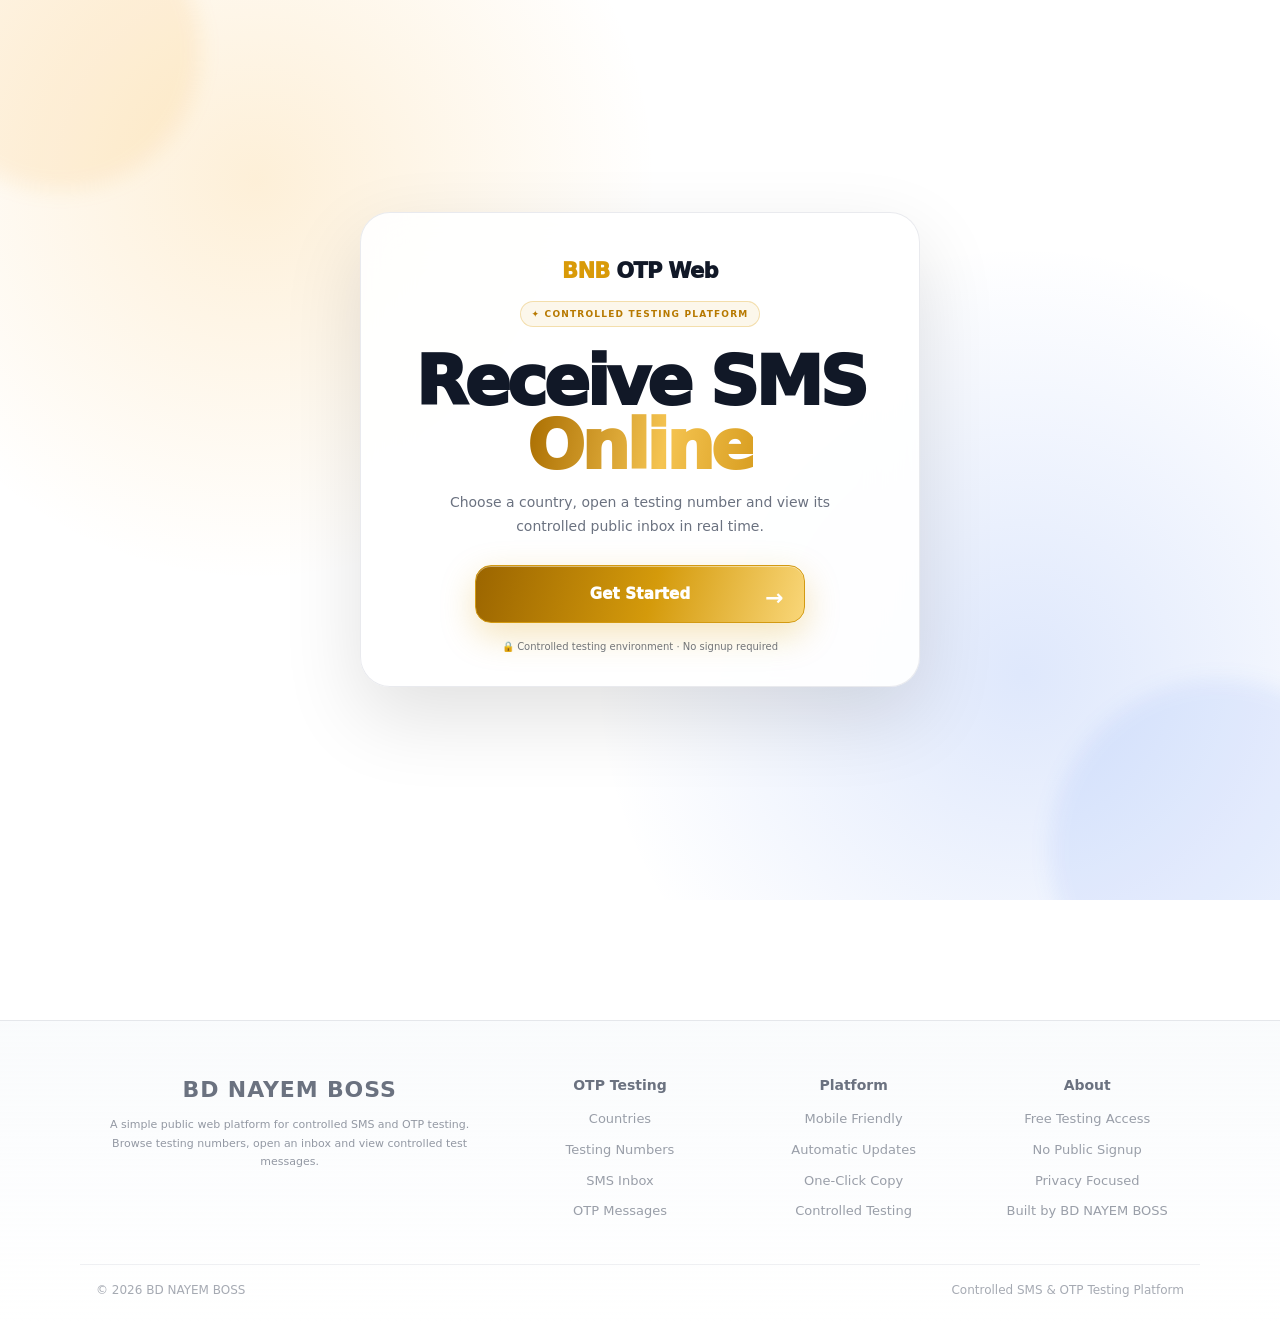
<file: public/index.html>
<!doctype html>
<html lang="en">
<head>
<meta charset="utf-8">
<meta name="viewport" content="width=device-width,initial-scale=1,viewport-fit=cover">
<title>Free OTP Testing &amp; Received OTP Viewer | BNB OTP Web</title>
<meta name="theme-color" content="#ffffff">
<style>
:root{
--bg:#fff;
--card:#fff;
--soft:#f6f7f9;
--text:#111827;
--muted:#6b7280;
--line:#e5e7eb;
--blue:#2563eb;
--blue2:#1d4ed8;
--green:#16a34a;
--red:#dc2626;
--shadow:0 5px 20px rgba(0,0,0,.055);
}
[data-theme="dark"]{
--bg:#0b0d10;
--card:#11151a;
--soft:#181d24;
--text:#f3f4f6;
--muted:#9ca3af;
--line:#29313b;
--blue:#60a5fa;
--blue2:#3b82f6;
--green:#4ade80;
--red:#f87171;
--shadow:0 8px 28px rgba(0,0,0,.25);
}
*{box-sizing:border-box}
html{scroll-behavior:auto}
body{
margin:0;
background:var(--bg);
color:var(--text);
font-family:Inter,system-ui,-apple-system,BlinkMacSystemFont,"Segoe UI",sans-serif;
-webkit-font-smoothing:antialiased;
}
button,input{font:inherit}
button{cursor:pointer}
a{text-decoration:none;color:inherit}
.container{width:min(1120px,100%);margin:auto;padding:0 16px}
header{
position:sticky;
top:0;
z-index:100;
background:var(--bg);
border-bottom:1px solid var(--line);
}
.nav{
height:62px;
display:flex;
align-items:center;
justify-content:space-between;
gap:12px;
}
.brand{
font-size:20px;
font-weight:900;
letter-spacing:-.6px;
}
.brand span{color:var(--blue)}
.nav-actions{display:flex;gap:7px}
.btn{
border:1px solid var(--line);
background:var(--card);
color:var(--text);
border-radius:10px;
padding:9px 12px;
font-weight:700;
}
.btn:hover{border-color:var(--blue)}
main{padding:20px 0 60px}
.hero{
text-align:center;
padding:28px 0 18px;
}
.hero h1{
margin:0 0 10px;
font-size:clamp(30px,6vw,48px);
line-height:1.05;
letter-spacing:-1.8px;
}
.hero p{
margin:auto;
max-width:700px;
color:var(--muted);
font-size:14px;
line-height:1.65;
}
.search{
max-width:680px;
margin:20px auto 0;
position:relative;
}
.search input{
width:100%;
height:48px;
border:1px solid var(--line);
background:var(--card);
color:var(--text);
border-radius:13px;
padding:0 15px;
outline:0;
}
.search input:focus{border-color:var(--blue)}
.section-title{
display:flex;
align-items:center;
justify-content:space-between;
gap:10px;
margin:26px 0 12px;
}
.section-title h2{
margin:0;
font-size:19px;
letter-spacing:-.3px;
}
.count{
color:var(--muted);
font-size:12px;
}
.country-grid{
display:grid;
grid-template-columns:repeat(4,1fr);
gap:10px;
}
.country-card{
width:100%;
border:1px solid var(--line);
background:var(--card);
color:var(--text);
border-radius:15px;
padding:14px;
text-align:left;
box-shadow:var(--shadow);
transition:.15s;
}
.country-card:hover{
transform:translateY(-2px);
border-color:var(--blue);
}
.country-row{
display:flex;
align-items:center;
gap:10px;
}
.flag{
font-size:28px;
width:35px;
text-align:center;
}
.country-name{
font-weight:800;
font-size:14px;
}
.country-dial{
font-size:12px;
color:var(--muted);
margin-top:3px;
}
.country-numbers{
font-size:11px;
color:var(--blue);
margin-top:8px;
}
.number-grid{
display:grid;
grid-template-columns:repeat(3,1fr);
gap:11px;
}
.number-card{
border:1px solid var(--line);
background:var(--card);
border-radius:16px;
padding:15px;
box-shadow:var(--shadow);
}
.number-head{
display:flex;
align-items:flex-start;
justify-content:space-between;
gap:8px;
}
.number{
font-size:17px;
font-weight:900;
letter-spacing:.1px;
word-break:break-all;
}
.status{
font-size:10px;
padding:4px 7px;
border-radius:999px;
background:var(--soft);
color:var(--muted);
white-space:nowrap;
}
.status.received{color:var(--green)}
.number-label{
font-size:12px;
color:var(--muted);
margin-top:7px;
}
.number-actions{
display:grid;
grid-template-columns:1fr 1fr;
gap:7px;
margin-top:13px;
}
.primary,.secondary{
border-radius:10px;
padding:10px 8px;
font-weight:800;
border:1px solid var(--line);
}
.primary{
background:var(--blue);
border-color:var(--blue);
color:#fff;
}
.primary:hover{background:var(--blue2)}
.secondary{
background:var(--soft);
color:var(--text);
}
.empty{
padding:34px 18px;
border:1px dashed var(--line);
border-radius:15px;
text-align:center;
color:var(--muted);
grid-column:1/-1;
}
#detail{display:none}
#detail.show{display:block}
#home.hide{display:none}
.detail-top{
display:flex;
align-items:center;
gap:8px;
margin:7px 0 18px;
}
.detail-title{
flex:1;
min-width:0;
font-size:22px;
font-weight:900;
word-break:break-all;
}
.back{
border:1px solid var(--line);
background:var(--card);
color:var(--text);
border-radius:10px;
padding:9px 12px;
font-weight:750;
}
.update{
border:1px solid var(--line);
background:var(--card);
color:var(--text);
border-radius:10px;
padding:9px 12px;
font-weight:800;
}
.update.busy{opacity:.6}
.number-box{
border:1px solid var(--line);
background:var(--card);
border-radius:18px;
padding:20px;
box-shadow:var(--shadow);
}
.small-label{
font-size:10px;
color:var(--muted);
font-weight:800;
letter-spacing:.8px;
}
.big-number{
font-size:clamp(25px,6vw,39px);
font-weight:950;
margin:7px 0 15px;
word-break:break-all;
}
.copy-big{
width:100%;
border:0;
background:var(--blue);
color:#fff;
border-radius:11px;
padding:12px;
font-weight:850;
}
.copy-big:hover{background:var(--blue2)}
.notice{
margin-top:12px;
padding:12px 14px;
background:var(--soft);
border-radius:12px;
color:var(--muted);
font-size:12px;
line-height:1.55;
}
.messages{
display:grid;
gap:11px;
}
.message{
border:1px solid var(--line);
background:var(--card);
border-radius:16px;
padding:16px;
box-shadow:var(--shadow);
}
.message-top{
display:flex;
justify-content:space-between;
gap:10px;
align-items:center;
}
.message-title{
font-size:12px;
font-weight:800;
color:var(--muted);
}
.copy-message{
border:1px solid var(--line);
background:var(--soft);
color:var(--text);
border-radius:9px;
padding:7px 9px;
font-size:11px;
font-weight:800;
}
.message-text{
font-size:15px;
line-height:1.55;
margin:11px 0;
white-space:pre-wrap;
overflow-wrap:anywhere;
}
.otp-row{
display:flex;
align-items:center;
justify-content:space-between;
gap:10px;
padding:10px 12px;
background:var(--soft);
border-radius:11px;
}
.otp-code{
font-size:34px;
font-weight:950;
letter-spacing:3px;
word-break:break-all;
}
.copy-otp{
border:0;
background:var(--blue);
color:#fff;
border-radius:9px;
padding:8px 10px;
font-weight:850;
}
.message-meta{
display:flex;
flex-wrap:wrap;
gap:12px;
margin-top:11px;
font-size:11px;
color:var(--muted);
}
.auto{
display:flex;
align-items:center;
justify-content:space-between;
gap:10px;
margin:13px 0;
padding:11px 13px;
border:1px solid var(--line);
background:var(--card);
border-radius:12px;
font-size:12px;
color:var(--muted);
}
.auto-left{display:flex;align-items:center;gap:7px}
.dot{
width:8px;
height:8px;
border-radius:50%;
background:var(--green);
box-shadow:0 0 0 4px color-mix(in srgb,var(--green) 12%,transparent);
}
footer{
border-top:1px solid var(--line);
padding:24px 0;
text-align:center;
font-size:11px;
color:var(--muted);
}
@media(max-width:900px){
.country-grid{grid-template-columns:repeat(3,1fr)}
.number-grid{grid-template-columns:repeat(2,1fr)}
}
@media(max-width:620px){
.container{padding:0 13px}
.nav{height:57px}
.brand{font-size:18px}
main{padding-top:10px}
.hero{padding:22px 0 12px}
.hero h1{font-size:33px}
.country-grid{grid-template-columns:repeat(2,1fr);gap:8px}
.country-card{padding:12px}
.number-grid{grid-template-columns:1fr}
.detail-top{flex-wrap:wrap}
.detail-title{order:3;flex-basis:100%;font-size:21px}
.update{margin-left:auto}
.number-actions{grid-template-columns:1fr 1fr}
}

/* ===== PREMIUM MOTION & MICRO-INTERACTIONS ===== */

html{
  scroll-behavior:auto;
}

body{
  transition:
    background-color .28s ease,
    color .28s ease;
}

header{
  backdrop-filter:saturate(150%) blur(14px);
  -webkit-backdrop-filter:saturate(150%) blur(14px);
  background:color-mix(in srgb,var(--bg) 88%,transparent);
  transition:
    background-color .28s ease,
    border-color .28s ease,
    box-shadow .28s ease;
}

header:hover{
  box-shadow:0 8px 30px rgba(0,0,0,.045);
}

.brand{
  transition:transform .22s ease,opacity .22s ease;
}

.brand:hover{
  transform:translateY(-1px);
  opacity:.88;
}

.btn,
.back,
.update,
.copy-big,
.primary,
.secondary,
.copy-message,
.copy-otp{
  position:relative;
  overflow:hidden;
  transform:translateZ(0);
  transition:
    transform .18s cubic-bezier(.22,1,.36,1),
    box-shadow .22s ease,
    background-color .22s ease,
    border-color .22s ease,
    opacity .22s ease;
  -webkit-tap-highlight-color:transparent;
}

.btn::after,
.back::after,
.update::after,
.copy-big::after,
.primary::after,
.secondary::after,
.copy-message::after,
.copy-otp::after{
  content:"";
  position:absolute;
  inset:0;
  background:linear-gradient(
    110deg,
    transparent 20%,
    rgba(255,255,255,.20) 48%,
    transparent 76%
  );
  transform:translateX(-130%);
  transition:transform .55s ease;
  pointer-events:none;
}

.btn:hover::after,
.back:hover::after,
.update:hover::after,
.copy-big:hover::after,
.primary:hover::after,
.secondary:hover::after,
.copy-message:hover::after,
.copy-otp:hover::after{
  transform:translateX(130%);
}

.btn:hover,
.back:hover,
.update:hover,
.copy-big:hover,
.primary:hover,
.secondary:hover,
.copy-message:hover,
.copy-otp:hover{
  transform:translateY(-2px);
  box-shadow:0 8px 22px rgba(37,99,235,.12);
}

.btn:active,
.back:active,
.update:active,
.copy-big:active,
.primary:active,
.secondary:active,
.copy-message:active,
.copy-otp:active{
  transform:translateY(1px) scale(.975);
  box-shadow:0 3px 10px rgba(0,0,0,.10);
}

.search input{
  transition:
    border-color .22s ease,
    box-shadow .25s ease,
    transform .22s ease,
    background-color .28s ease;
}

.search input:focus{
  transform:translateY(-1px);
  box-shadow:
    0 0 0 4px color-mix(in srgb,var(--blue) 12%,transparent),
    0 10px 28px rgba(0,0,0,.055);
}

.hero h1{
  animation:premiumFadeUp .65s cubic-bezier(.22,1,.36,1) both;
}

.hero p{
  animation:premiumFadeUp .65s .08s cubic-bezier(.22,1,.36,1) both;
}

.search{
  animation:premiumFadeUp .65s .15s cubic-bezier(.22,1,.36,1) both;
}

.country-card{
  position:relative;
  overflow:hidden;
  transform:translateZ(0);
  transition:
    transform .25s cubic-bezier(.22,1,.36,1),
    border-color .25s ease,
    box-shadow .25s ease,
    background-color .28s ease;
  animation:cardReveal .48s cubic-bezier(.22,1,.36,1) both;
}

.country-card::before{
  content:"";
  position:absolute;
  width:90px;
  height:90px;
  right:-45px;
  top:-45px;
  border-radius:50%;
  background:color-mix(in srgb,var(--blue) 9%,transparent);
  transition:transform .35s ease;
}

.country-card:hover{
  transform:translateY(-5px) scale(1.012);
  border-color:color-mix(in srgb,var(--blue) 65%,var(--line));
  box-shadow:
    0 14px 34px rgba(0,0,0,.075),
    0 0 0 1px color-mix(in srgb,var(--blue) 7%,transparent);
}

.country-card:hover::before{
  transform:scale(2.2);
}

.flag{
  transition:transform .3s cubic-bezier(.22,1,.36,1);
}

.country-card:hover .flag{
  transform:scale(1.14) rotate(-3deg);
}

.number-card{
  position:relative;
  overflow:hidden;
  transform:translateZ(0);
  transition:
    transform .25s cubic-bezier(.22,1,.36,1),
    border-color .25s ease,
    box-shadow .25s ease,
    background-color .28s ease;
  animation:cardReveal .5s cubic-bezier(.22,1,.36,1) both;
}

.number-card:hover{
  transform:translateY(-4px);
  border-color:color-mix(in srgb,var(--blue) 42%,var(--line));
  box-shadow:
    0 14px 32px rgba(0,0,0,.07),
    0 0 0 1px color-mix(in srgb,var(--blue) 5%,transparent);
}

.number{
  transition:color .2s ease,transform .2s ease;
}

.number-card:hover .number{
  color:var(--blue);
}

.status{
  transition:
    transform .2s ease,
    background-color .2s ease;
}

.number-card:hover .status{
  transform:scale(1.04);
}

.message{
  position:relative;
  overflow:hidden;
  transition:
    transform .24s cubic-bezier(.22,1,.36,1),
    border-color .24s ease,
    box-shadow .24s ease;
  animation:cardReveal .5s cubic-bezier(.22,1,.36,1) both;
}

.message:hover{
  transform:translateY(-3px);
  border-color:color-mix(in srgb,var(--blue) 32%,var(--line));
  box-shadow:0 13px 32px rgba(0,0,0,.07);
}

.message::before{
  content:"";
  position:absolute;
  left:0;
  top:0;
  bottom:0;
  width:3px;
  background:var(--blue);
  opacity:.65;
  transform:scaleY(0);
  transform-origin:center;
  transition:transform .3s ease;
}

.message:hover::before{
  transform:scaleY(1);
}

.otp-row{
  transition:
    transform .22s ease,
    box-shadow .25s ease,
    background-color .25s ease;
}

.message:hover .otp-row{
  transform:translateY(-1px);
  box-shadow:inset 0 0 0 1px color-mix(in srgb,var(--blue) 10%,transparent);
}

.otp-code{
  text-shadow:0 0 22px color-mix(in srgb,var(--blue) 18%,transparent);
  transition:
    transform .22s ease,
    color .22s ease,
    letter-spacing .22s ease;
}

.message:hover .otp-code{
  transform:scale(1.025);
  color:var(--blue);
}

.big-number{
  transition:
    transform .25s ease,
    color .25s ease;
}

.number-box:hover .big-number{
  transform:translateX(2px);
  color:var(--blue);
}

.dot{
  animation:pulseDot 1.8s ease-in-out infinite;
}

.update.busy{
  opacity:.6;
}

.update.busy{
  animation:spinButton .9s linear infinite;
}

.auto{
  transition:
    transform .22s ease,
    border-color .22s ease,
    box-shadow .22s ease;
}

.auto:hover{
  transform:translateY(-2px);
  box-shadow:0 8px 22px rgba(0,0,0,.05);
}

.empty{
  animation:premiumFadeUp .4s ease both;
}

footer{
  transition:border-color .28s ease;
}

#countryPage,
#detail{
  animation:pageEnter .42s cubic-bezier(.22,1,.36,1) both;
}

.copy-big:hover{
  box-shadow:0 10px 28px rgba(37,99,235,.20);
}

@keyframes premiumFadeUp{
  from{
    opacity:0;
    transform:translateY(12px);
  }
  to{
    opacity:1;
    transform:translateY(0);
  }
}

@keyframes cardReveal{
  from{
    opacity:0;
    transform:translateY(12px) scale(.985);
  }
  to{
    opacity:1;
    transform:translateY(0) scale(1);
  }
}

@keyframes pageEnter{
  from{
    opacity:0;
    transform:translateX(10px);
  }
  to{
    opacity:1;
    transform:translateX(0);
  }
}

@keyframes pulseDot{
  0%,100%{
    box-shadow:0 0 0 3px color-mix(in srgb,var(--green) 10%,transparent);
  }
  50%{
    box-shadow:0 0 0 7px color-mix(in srgb,var(--green) 3%,transparent);
  }
}

@keyframes spinButton{
  from{transform:rotate(0deg)}
  to{transform:rotate(360deg)}
}

@media(max-width:620px){
  .country-card:hover{
    transform:translateY(-3px);
  }

  .number-card:hover,
  .message:hover{
    transform:translateY(-2px);
  }

  .btn:hover,
  .back:hover,
  .update:hover,
  .copy-big:hover,
  .primary:hover,
  .secondary:hover,
  .copy-message:hover,
  .copy-otp:hover{
    transform:translateY(-1px);
  }

  .otp-code{
    font-size:32px;
    letter-spacing:2.5px;
  }
}

@media(prefers-reduced-motion:reduce){
  *,
  *::before,
  *::after{
    animation-duration:.01ms !important;
    animation-iteration-count:1 !important;
    scroll-behavior:auto !important;
    transition-duration:.01ms !important;
  }
}


/* ===== BNB OTP WEB — FULL PREMIUM EXPERIENCE ===== */

body{
  overflow-x:hidden;
}

button{
  -webkit-user-select:none;
  user-select:none;
}

.welcome-screen{
  position:fixed;
  inset:0;
  z-index:9999;
  display:flex;
  align-items:center;
  justify-content:center;
  padding:22px;
  overflow:hidden;
  background:
    radial-gradient(circle at 20% 20%,rgba(245,158,11,.16),transparent 32%),
    radial-gradient(circle at 80% 75%,rgba(37,99,235,.15),transparent 35%),
    var(--bg);
  transition:
    opacity .65s cubic-bezier(.22,1,.36,1),
    visibility .65s;
}

.welcome-screen.hide{
  opacity:0;
  visibility:hidden;
  pointer-events:none;
}

.welcome-glow{
  position:absolute;
  border-radius:50%;
  filter:blur(10px);
  pointer-events:none;
  animation:welcomeFloat 6s ease-in-out infinite;
}

.welcome-glow-a{
  width:280px;
  height:280px;
  background:rgba(245,158,11,.10);
  top:-90px;
  left:-80px;
}

.welcome-glow-b{
  width:340px;
  height:340px;
  background:rgba(37,99,235,.08);
  right:-110px;
  bottom:-120px;
  animation-delay:-3s;
}

.welcome-card{
  position:relative;
  width:min(560px,100%);
  padding:46px 34px 34px;
  text-align:center;
  border:1px solid color-mix(in srgb,var(--line) 85%,transparent);
  border-radius:30px;
  background:color-mix(in srgb,var(--card) 91%,transparent);
  backdrop-filter:blur(24px);
  -webkit-backdrop-filter:blur(24px);
  box-shadow:
    0 30px 80px rgba(0,0,0,.12),
    0 0 0 1px rgba(255,255,255,.04);
  animation:welcomeCardIn .8s cubic-bezier(.22,1,.36,1) both;
}

.welcome-logo{
  font-size:21px;
  font-weight:950;
  letter-spacing:-.7px;
  margin-bottom:18px;
}

.welcome-logo span{
  color:#d99a08;
}

.welcome-badge{
  display:inline-flex;
  padding:7px 11px;
  border:1px solid rgba(217,154,8,.28);
  border-radius:999px;
  background:rgba(217,154,8,.08);
  color:#b77900;
  font-size:9px;
  font-weight:900;
  letter-spacing:1.2px;
  animation:badgePulse 2.4s ease-in-out infinite;
}

[data-theme="dark"] .welcome-badge{
  color:#f5c451;
}

.welcome-card h1{
  margin:23px 0 13px;
  font-size:clamp(42px,9vw,68px);
  line-height:.94;
  letter-spacing:-3.5px;
  font-weight:950;
}

.welcome-card h1 span{
  background:linear-gradient(
    100deg,
    #a96d00,
    #f5c451,
    #c98a08,
    #ffe39a,
    #a96d00
  );
  background-size:250% auto;
  -webkit-background-clip:text;
  background-clip:text;
  color:transparent;
  animation:goldText 3.2s linear infinite;
}

.welcome-card p{
  max-width:430px;
  margin:0 auto 27px;
  color:var(--muted);
  font-size:14px;
  line-height:1.7;
}

.get-started{
  position:relative;
  width:min(330px,100%);
  height:58px;
  overflow:hidden;
  border:1px solid #d39a12;
  border-radius:16px;
  background:
    linear-gradient(
      105deg,
      #9b6500,
      #d49a0b 25%,
      #ffe08a 50%,
      #d49a0b 75%,
      #9b6500
    );
  background-size:220% auto;
  color:#fff;
  font-weight:950;
  font-size:15px;
  letter-spacing:.2px;
  box-shadow:
    0 12px 35px rgba(217,154,8,.27),
    inset 0 1px rgba(255,255,255,.45);
  animation:
    goldButton 3s linear infinite,
    getStartedFloat 2.8s ease-in-out infinite;
  transition:
    transform .22s cubic-bezier(.22,1,.36,1),
    box-shadow .22s ease;
}

.get-started span:not(.get-started-shine){
  position:relative;
  z-index:2;
}

.get-started b{
  position:absolute;
  right:20px;
  z-index:2;
  font-size:22px;
  transition:transform .25s ease;
}

.get-started-shine{
  position:absolute;
  inset:-50%;
  background:linear-gradient(
    110deg,
    transparent 42%,
    rgba(255,255,255,.65) 50%,
    transparent 58%
  );
  transform:translateX(-70%) rotate(10deg);
  animation:getStartedShine 2.7s ease-in-out infinite;
}

.get-started:hover{
  transform:translateY(-4px) scale(1.015);
  box-shadow:
    0 18px 45px rgba(217,154,8,.38),
    inset 0 1px rgba(255,255,255,.55);
}

.get-started:hover b{
  transform:translateX(5px);
}

.get-started:active{
  transform:translateY(1px) scale(.975);
}

.welcome-note{
  margin-top:18px;
  color:var(--muted);
  font-size:10px;
}

.hero h1,
.hero p,
.search,
.section-title{
  animation:premiumUp .65s cubic-bezier(.22,1,.36,1) both;
}

.hero p{animation-delay:.06s}
.search{animation-delay:.12s}
.section-title{animation-delay:.18s}

.country-card,
.number-card,
.message{
  animation:premiumCard .5s cubic-bezier(.22,1,.36,1) both;
}

.country-card:nth-child(2),
.number-card:nth-child(2),
.message:nth-child(2){animation-delay:.04s}
.country-card:nth-child(3),
.number-card:nth-child(3),
.message:nth-child(3){animation-delay:.08s}
.country-card:nth-child(4),
.number-card:nth-child(4),
.message:nth-child(4){animation-delay:.12s}
.country-card:nth-child(5),
.number-card:nth-child(5),
.message:nth-child(5){animation-delay:.16s}
.country-card:nth-child(6),
.number-card:nth-child(6),
.message:nth-child(6){animation-delay:.20s}

.country-card,
.number-card,
.message,
.number-box,
.auto{
  will-change:transform;
}

.country-card{
  transition:
    transform .28s cubic-bezier(.22,1,.36,1),
    box-shadow .28s ease,
    border-color .25s ease;
}

.country-card:hover{
  transform:translateY(-6px) scale(1.012);
  box-shadow:
    0 18px 40px rgba(0,0,0,.09),
    0 0 0 1px color-mix(in srgb,var(--blue) 10%,transparent);
}

.number-card{
  transition:
    transform .28s cubic-bezier(.22,1,.36,1),
    box-shadow .28s ease,
    border-color .25s ease;
}

.number-card:hover{
  transform:translateY(-5px);
  box-shadow:0 17px 38px rgba(0,0,0,.09);
}

.message{
  transition:
    transform .28s cubic-bezier(.22,1,.36,1),
    box-shadow .28s ease,
    border-color .25s ease;
}

.message:hover{
  transform:translateY(-4px);
  box-shadow:0 16px 36px rgba(0,0,0,.085);
}

.btn,
.back,
.update,
.primary,
.secondary,
.copy-big,
.copy-message,
.copy-otp{
  position:relative;
  overflow:hidden;
  transition:
    transform .2s cubic-bezier(.22,1,.36,1),
    box-shadow .2s ease,
    background-color .2s ease,
    border-color .2s ease;
}

.btn::after,
.back::after,
.update::after,
.primary::after,
.secondary::after,
.copy-big::after,
.copy-message::after,
.copy-otp::after{
  content:"";
  position:absolute;
  inset:0;
  background:linear-gradient(
    110deg,
    transparent 30%,
    rgba(255,255,255,.24) 50%,
    transparent 70%
  );
  transform:translateX(-130%);
  transition:transform .55s ease;
  pointer-events:none;
}

.btn:hover::after,
.back:hover::after,
.update:hover::after,
.primary:hover::after,
.secondary:hover::after,
.copy-big:hover::after,
.copy-message:hover::after,
.copy-otp:hover::after{
  transform:translateX(130%);
}

.btn:hover,
.back:hover,
.update:hover,
.primary:hover,
.secondary:hover,
.copy-big:hover,
.copy-message:hover,
.copy-otp:hover{
  transform:translateY(-2px);
  box-shadow:0 9px 24px rgba(37,99,235,.14);
}

.btn:active,
.back:active,
.update:active,
.primary:active,
.secondary:active,
.copy-big:active,
.copy-message:active,
.copy-otp:active{
  transform:translateY(1px) scale(.97);
}

.copy-big{
  box-shadow:0 9px 25px rgba(37,99,235,.17);
}

.otp-code{
  transition:
    transform .22s ease,
    color .22s ease;
  text-shadow:
    0 0 24px color-mix(in srgb,var(--blue) 17%,transparent);
}

.message:hover .otp-code{
  transform:scale(1.035);
  color:var(--blue);
}

.update.busy{
  animation:updateSpin .75s linear infinite;
}

.dot{
  animation:onlinePulse 1.8s ease-in-out infinite;
}

#countryPage,
#detail{
  animation:pageSlide .45s cubic-bezier(.22,1,.36,1) both;
}

.search input{
  transition:
    transform .22s ease,
    box-shadow .25s ease,
    border-color .22s ease;
}

.search input:focus{
  transform:translateY(-1px);
  box-shadow:
    0 0 0 4px color-mix(in srgb,var(--blue) 11%,transparent),
    0 12px 30px rgba(0,0,0,.055);
}

@keyframes welcomeCardIn{
  from{opacity:0;transform:translateY(28px) scale(.94)}
  to{opacity:1;transform:translateY(0) scale(1)}
}

@keyframes welcomeFloat{
  0%,100%{transform:translate3d(0,0,0) scale(1)}
  50%{transform:translate3d(18px,-14px,0) scale(1.08)}
}

@keyframes badgePulse{
  0%,100%{box-shadow:0 0 0 0 rgba(217,154,8,0)}
  50%{box-shadow:0 0 0 7px rgba(217,154,8,.05)}
}

@keyframes goldText{
  to{background-position:250% center}
}

@keyframes goldButton{
  to{background-position:220% center}
}

@keyframes getStartedFloat{
  0%,100%{transform:translateY(0)}
  50%{transform:translateY(-2px)}
}

@keyframes getStartedShine{
  0%,45%{transform:translateX(-80%) rotate(10deg)}
  70%,100%{transform:translateX(80%) rotate(10deg)}
}

@keyframes premiumUp{
  from{opacity:0;transform:translateY(14px)}
  to{opacity:1;transform:translateY(0)}
}

@keyframes premiumCard{
  from{opacity:0;transform:translateY(14px) scale(.985)}
  to{opacity:1;transform:translateY(0) scale(1)}
}

@keyframes pageSlide{
  from{opacity:0;transform:translateX(12px)}
  to{opacity:1;transform:translateX(0)}
}

@keyframes onlinePulse{
  0%,100%{box-shadow:0 0 0 3px color-mix(in srgb,var(--green) 9%,transparent)}
  50%{box-shadow:0 0 0 8px color-mix(in srgb,var(--green) 2%,transparent)}
}

@keyframes updateSpin{
  from{transform:rotate(0)}
  to{transform:rotate(360deg)}
}

@media(max-width:620px){
  .welcome-card{
    padding:38px 22px 27px;
    border-radius:25px;
  }

  .welcome-card h1{
    font-size:43px;
    letter-spacing:-2.5px;
  }

  .get-started{
    height:56px;
  }

  .country-card:hover{
    transform:translateY(-3px);
  }

  .number-card:hover,
  .message:hover{
    transform:translateY(-3px);
  }
}

@media(prefers-reduced-motion:reduce){
  *,
  *::before,
  *::after{
    animation-duration:.01ms !important;
    animation-iteration-count:1 !important;
    transition-duration:.01ms !important;
  }
}

</style>
<style id="bnb-final-layout-fix">
html,body{min-height:100%;height:auto;overflow-x:hidden;overflow-y:auto}
body{min-height:100vh}
main,.app-main,.page,.page-shell,.content,.container{height:auto;min-height:0;overflow:visible}
#home,#countryPage,#detail{min-height:100vh;height:auto;overflow:visible}
</style>
<style id="bnb-final-scroll-fix">
html{min-height:100%;overflow-x:hidden;overflow-y:auto}
body{min-height:100vh;height:auto;overflow-x:hidden;overflow-y:auto}
main{height:auto;min-height:100vh;overflow:visible}
section{height:auto;overflow:visible}
#home,#countryPage,#detail{height:auto;min-height:100vh;overflow:visible}
.number-grid{max-height:none;overflow:visible}
</style>
<style id="bnb-final-layout-fix">
html,body{
  min-height:100%;
  height:auto;
  overflow-x:hidden;
  overflow-y:auto;
}
body{
  min-height:100vh;
}
main,
.app-main,
.page,
.page-shell,
.content,
.container,
section,
#home,
#countryPage,
#detail{
  height:auto !important;
  min-height:0;
  overflow:visible !important;
}
#home,
#countryPage,
#detail{
  min-height:100vh;
}
.number-grid{
  max-height:none !important;
  overflow:visible !important;
}
</style>
<style id="bnb-final-footer">
.site-footer{
  margin-top:80px;
  padding:56px 0 24px;
  border-top:1px solid var(--border,#e5e7eb);
  background:linear-gradient(180deg,rgba(248,250,252,.8),rgba(255,255,255,1));
}
.footer-grid{
  display:grid;
  grid-template-columns:2fr 1fr 1fr 1fr;
  gap:40px;
}
.footer-logo{
  font-size:22px;
  font-weight:900;
  letter-spacing:.04em;
}
.footer-brand p{
  max-width:440px;
  margin:14px 0 0;
  line-height:1.7;
  opacity:.72;
}
.footer-column{
  display:flex;
  flex-direction:column;
  gap:10px;
}
.footer-column h3{
  margin:0 0 6px;
  font-size:14px;
  font-weight:800;
}
.footer-column a,
.footer-column span{
  font-size:13px;
  line-height:1.6;
  text-decoration:none;
  color:inherit;
  opacity:.68;
}
.footer-column a:hover{opacity:1}
.footer-bottom{
  margin-top:42px;
  padding-top:18px;
  border-top:1px solid var(--border,#e5e7eb);
  display:flex;
  justify-content:space-between;
  gap:20px;
  font-size:12px;
  opacity:.6;
}
@media(max-width:800px){
  .footer-grid{grid-template-columns:1fr 1fr;gap:30px}
  .footer-brand{grid-column:1/-1}
}
@media(max-width:520px){
  .site-footer{margin-top:55px;padding-top:40px}
  .footer-grid{grid-template-columns:1fr;gap:26px}
  .footer-brand{grid-column:auto}
  .footer-bottom{flex-direction:column;gap:6px}
}
</style>
<style id="bnb-final-page-scroll">
html,body{height:auto;min-height:100%;overflow-x:hidden;overflow-y:auto}
body{min-height:100vh}
main{height:auto!important;min-height:100vh;overflow:visible!important}
section{height:auto!important;overflow:visible!important}
.site-footer{position:relative;display:block;clear:both}
</style>

<meta name="description" content="BNB OTP Web is a free OTP testing platform for controlled test OTPs, testing numbers, countries and received OTP workflows online.">
<meta name="keywords" content="free OTP testing, OTP received, test OTP, OTP numbers, free OTP viewer, OTP testing platform, BNB OTP Web">
<meta name="robots" content="index,follow,max-image-preview:large,max-snippet:-1,max-video-preview:-1">
<meta name="googlebot" content="index,follow">
<meta name="author" content="BNB OTP Web">
<meta name="theme-color" content="#07111f">
<link rel="canonical" href="https://bnb-otp-web.hafejnayem1743.workers.dev/">
<link rel="icon" type="image/svg+xml" href="/assets/bnb-logo.svg">
<link rel="apple-touch-icon" href="/assets/bnb-logo.svg">
<meta property="og:type" content="website">
<meta property="og:site_name" content="BNB OTP Web">
<meta property="og:title" content="Free OTP Testing &amp; Received OTP Viewer | BNB OTP Web">
<meta property="og:description" content="Free online OTP testing platform for controlled test numbers, received test OTPs and country-based OTP workflows.">
<meta property="og:url" content="https://bnb-otp-web.hafejnayem1743.workers.dev/">
<meta property="og:image" content="https://bnb-otp-web.hafejnayem1743.workers.dev/assets/bnb-logo.svg">
<meta property="og:image:alt" content="BNB OTP Web logo">
<meta name="twitter:card" content="summary">
<meta name="twitter:title" content="Free OTP Testing &amp; Received OTP Viewer | BNB OTP Web">
<meta name="twitter:description" content="Free OTP testing and controlled received OTP viewer.">
<meta name="twitter:image" content="https://bnb-otp-web.hafejnayem1743.workers.dev/assets/bnb-logo.svg">
<script type="application/ld+json">
{"@context":"https://schema.org","@type":"WebSite","name":"BNB OTP Web","alternateName":"Free OTP Testing","url":"https://bnb-otp-web.hafejnayem1743.workers.dev/"}
</script>
<script type="application/ld+json">
{"@context":"https://schema.org","@type":"Organization","name":"BNB OTP Web","url":"https://bnb-otp-web.hafejnayem1743.workers.dev/","logo":"https://bnb-otp-web.hafejnayem1743.workers.dev/assets/bnb-logo.svg"}
</script>

<style id="bnb-premium-web">
.premium-back-btn{
appearance:none!important;display:inline-flex!important;align-items:center!important;
justify-content:center!important;gap:8px!important;min-height:42px!important;
padding:10px 17px!important;border:1px solid rgba(99,102,241,.45)!important;
border-radius:13px!important;
background:linear-gradient(135deg,#172554,#312e81 55%,#0e7490)!important;
color:#fff!important;font-weight:800!important;
box-shadow:0 8px 24px rgba(30,41,99,.30),inset 0 1px 0 rgba(255,255,255,.12)!important;
transition:transform .18s ease,box-shadow .18s ease,filter .18s ease!important;
text-decoration:none!important
}
.premium-back-btn:hover{transform:translateY(-1px)!important;filter:brightness(1.12)!important}
</style>
<meta name="google-site-verification" content="Fjkrmf7dPSo-ESZVGwr_oUy7oXvowNnnA9S2IngiSWo">
</head>

<body>

<div id="welcomeScreen" class="welcome-screen">
  <div class="welcome-glow welcome-glow-a"></div>
  <div class="welcome-glow welcome-glow-b"></div>

  <div class="welcome-card">
    <div class="welcome-logo">
      <span>BNB</span> OTP Web
    </div>

    <div class="welcome-badge">✦ CONTROLLED TESTING PLATFORM</div>

    <h1>Receive SMS<br><span>Online</span></h1>

    <p>
      Choose a country, open a testing number and view its
      controlled public inbox in real time.
    </p>

    <button class="get-started" onclick="enterWebsite()">
      <span class="get-started-shine"></span>
      <span>Get Started</span>
      <b>→</b>
    </button>

    <div class="welcome-note">
      🔒 Controlled testing environment · No signup required
    </div>
  </div>
</div>


<header>
<div class="container nav">
<a class="brand" href="#" onclick="goHome();return false">BD NAYEM <span>BOSS</span></a>
<div class="nav-actions">
<button class="btn" onclick="toggleTheme()" id="themeBtn">🌙</button>
</div>
</div>
</header>

<main class="container">

<section id="home">

<div class="hero">
<h1>Receive SMS Online</h1>
<p>
Choose a country, select an available testing number and open its
public inbox. Messages update automatically while the page is open.
</p>

<div class="search">
<input id="search" autocomplete="off"
placeholder="Search country, code or dial code..."
oninput="renderCountries()">
</div>
</div>

<div class="section-title">
<h2>Countries</h2>
<span id="countryCount" class="count"></span>
</div>

<div id="countries" class="country-grid"></div>



<div id="numbers" class="number-grid"></div>

</section>

<section id="countryPage" style="display:none">
  <div class="detail-top">
    <button class="back" onclick="goBack()">← Back</button>
    <div id="countryPageTitle" class="detail-title"></div>
    <button class="update" onclick="refreshCountry()">↻ Update</button>
  </div>
  <div class="section-head">
    <div>
      <div class="eyebrow">COUNTRY</div>
      <h2 id="countryPageHeading">Available Numbers</h2>
    </div>
    <div id="countryPageCount" class="muted"></div>
  </div>
  <div id="countryNumbers" class="number-grid"></div>
</section>

<section id="detail">

<div class="detail-top">
<button class="back" onclick="goBack()">← Back</button>
<div id="detailTitle" class="detail-title"></div>
<button class="update" id="updateBtn" onclick="manualUpdate()">↻ Update</button>
</div>

<div class="number-box">
<div class="small-label">PHONE NUMBER</div>
<div id="bigNumber" class="big-number"></div>

<button class="copy-big" onclick="copyNumber()">
Copy Number
</button>

<div class="notice">
This is a public controlled-testing inbox. Do not use it for
private, sensitive or important accounts.
</div>
</div>

<div class="auto">
<div class="auto-left">
<span class="dot"></span>
<span>Automatic updates enabled</span>
</div>
<span id="lastUpdate">Updating...</span>
</div>

<div class="section-title">
<h2>Latest Messages</h2>
<span id="messageCount" class="count"></span>
</div>

<div id="messages" class="messages"></div>

</section>

</main>

<footer class="site-footer">
  <div class="container footer-grid">

    <div class="footer-brand">
      <div class="footer-logo">BD NAYEM BOSS</div>
      <p>
        A simple public web platform for controlled SMS and OTP testing.
        Browse testing numbers, open an inbox and view controlled test messages.
      </p>
    </div>

    <div class="footer-column">
      <h3>OTP Testing</h3>
      <a href="#" onclick="goHome();return false">Countries</a>
      <a href="#" onclick="goHome();return false">Testing Numbers</a>
      <a href="#" onclick="goHome();return false">SMS Inbox</a>
      <a href="#" onclick="goHome();return false">OTP Messages</a>
    </div>

    <div class="footer-column">
      <h3>Platform</h3>
      <span>Mobile Friendly</span>
      <span>Automatic Updates</span>
      <span>One-Click Copy</span>
      <span>Controlled Testing</span>
    </div>

    <div class="footer-column">
      <h3>About</h3>
      <span>Free Testing Access</span>
      <span>No Public Signup</span>
      <span>Privacy Focused</span>
      <span>Built by BD NAYEM BOSS</span>
    </div>

  </div>

  <div class="container footer-bottom">
    <span>© 2026 BD NAYEM BOSS</span>
    <span>Controlled SMS &amp; OTP Testing Platform</span>
  </div>
</footer>

<script>

function enterWebsite(){
  const screen=$("welcomeScreen");
  if(!screen)return;

  screen.classList.add("hide");
  localStorage.setItem("bnb_welcome_seen","1");

  setTimeout(()=>{
    screen.style.display="none";
    window.scrollTo(0,0);
  },700);
}

function restoreWelcome(){
  const screen=$("welcomeScreen");
  if(!screen)return;

  if(localStorage.getItem("bnb_welcome_seen")==="1"){
    screen.style.display="none";
  }else{
    screen.style.display="flex";
  }
}


const API="https://bnb-otp-web.hafejnayem1743.workers.dev/api";

let countries=[];
let numbers=[];
let selectedCountry=null;
let activeNumber=null;
let refreshTimer=null;

const $=id=>document.getElementById(id);

async function api(path){
const headers={Accept:"application/json"};
const token=localStorage.getItem("otp_admin")||"";
if(token)headers.Authorization="Bearer "+token;
const response=await fetch(API+path,{cache:"no-store",headers});
const data=await response.json().catch(()=>({}));
if(!response.ok)throw new Error(data.error||("HTTP "+response.status));
return data;
}

function esc(value){
return String(value??"").replace(/[&<>"']/g,char=>({
"&":"&amp;",
"<":"&lt;",
">":"&gt;",
'"':"&quot;",
"'":"&#039;"
}[char]));
}

function countryFlag(country){
if(country.flag)return country.flag;

const code=String(country.code||"").toUpperCase();

if(code.length===2){
return String.fromCodePoint(
...code.split("").map(c=>127397+c.charCodeAt(0))
);
}

return "🌐";
}

function copyText(text,button){
if(navigator.clipboard&&window.isSecureContext){
navigator.clipboard.writeText(String(text)).then(()=>{
copied(button);
});
return;
}

const area=document.createElement("textarea");
area.value=String(text);
area.style.position="fixed";
area.style.opacity="0";
document.body.appendChild(area);
area.focus();
area.select();

try{
document.execCommand("copy");
copied(button);
}catch(e){}

area.remove();
}

function copied(button){
if(!button)return;
const old=button.textContent;
button.textContent="Copied ✓";
setTimeout(()=>button.textContent=old,1300);
}

function copyNumber(){
if(activeNumber)copyText(activeNumber.number,$(".copy-big"));
}

function copyOtp(code,button){
copyText(code,button);
}

function copyMessage(message,button){
copyText(message,button);
}

function formatTime(value){
    if(!value)return "Unknown time";
    const n=Number(value);
    const date=new Date(Number.isFinite(n)&&n<100000000000?n*1000:n);
    if(isNaN(date.getTime()))return String(value);

    const seconds=Math.max(0,Math.floor((Date.now()-date.getTime())/1000));
    if(seconds<10)return "just now";
    if(seconds<60)return seconds+" seconds ago";

    const minutes=Math.floor(seconds/60);
    if(minutes<60)return minutes+" minute"+(minutes===1?"":"s")+" ago";

    const hours=Math.floor(minutes/60);
    if(hours<24)return hours+" hour"+(hours===1?"":"s")+" ago";

    const days=Math.floor(hours/24);
    if(days<7)return days+" day"+(days===1?"":"s")+" ago";

    return date.toLocaleString();
  }

async function loadData(){
try{
const result=await Promise.all([
api("/countries"),
api("/numbers")
]);

countries=result[0].countries||result[0]||[];
numbers=result[1].numbers||result[1]||[];

renderCountries();
renderNumbers();
}catch(error){
$("countries").innerHTML="";
$("numbers").innerHTML="";
console.warn("Public data could not be loaded:", error);
}
}

function numberCountryId(number){
if(number.country_id!==null&&number.country_id!==undefined){
return Number(number.country_id);
}

const raw=String(number.number||"").replace(/\D/g,"");

for(const country of countries){
const dial=String(country.dial_code||"").replace(/\D/g,"");
if(dial&&raw.startsWith(dial))return Number(country.id);
}

return null;
}

function numbersForCountry(id){
return numbers.filter(n=>numberCountryId(n)===Number(id));
}

function renderCountries(){
const query=$("search").value.trim().toLowerCase();

const list=countries.filter(c=>
!query||
String(c.name||"").toLowerCase().includes(query)||
String(c.code||"").toLowerCase().includes(query)||
String(c.dial_code||"").toLowerCase().includes(query)
);

$("countryCount").textContent=list.length+" countries";

$("countries").innerHTML=list.map(c=>{
const total=numbersForCountry(c.id).length;

return `
<button class="country-card" onclick="selectCountry(${Number(c.id)})">
<div class="country-row">
<div class="flag">${esc(countryFlag(c))}</div>
<div>
<div class="country-name">${esc(c.name)}</div>
<div class="country-dial">${esc(c.dial_code||"")}</div>
</div>
</div>
<div class="country-numbers">
${total} ${total===1?"number":"numbers"} available
</div>
</button>`;
}).join("")||
'<div class="empty">No countries found.</div>';
}

function renderNumbers(){
let list=numbers;

if(selectedCountry!==null){
list=numbersForCountry(selectedCountry);
}

$("numbersHeading").textContent=
selectedCountry===null?"Available Numbers":"Numbers in Selected Country";

$("numberCount").textContent=list.length+" numbers";

$("numbers").innerHTML=list.map(n=>`
<article class="number-card">
<div class="number-head">
<div class="number">${esc(n.number)}</div>
<span class="status ${n.status==="received"?"received":""}">
${esc(n.status||"waiting")}
</span>
</div>

<div class="number-label">
${esc(n.label||"Public testing number")}
</div>

<div class="number-actions">
<button class="secondary"
onclick="copyText('${esc(String(n.number).replace(/'/g,"&#039;"))}',this)">
Copy Number
</button>

<button class="primary"
onclick="openNumber(${Number(n.id)})">
Open Inbox
</button>
</div>
</article>
`).join("")||
'<div class="empty">No numbers available.</div>';
}

function selectCountry(id,push=true){
    selectedCountry=Number(id);
    renderCountryPage();
    $("home").classList.add("hide");
    $("countryPage").style.display="block";
    $("detail").classList.remove("show");

    if(push){
      history.pushState({view:"country",id:selectedCountry},"","#country-"+selectedCountry);
    }
    window.scrollTo(0,0);
  }

  function renderCountryPage(){
    const country=countries.find(c=>Number(c.id)===Number(selectedCountry));
    if(!country){ goHome(); return; }

    const list=numbersForCountry(selectedCountry);

    $("countryPageTitle").textContent=countryFlag(country)+" "+(country.name||"Country");
    $("countryPageHeading").textContent=(country.name||"Country")+" Numbers";
    $("countryPageCount").textContent=list.length+" "+(list.length===1?"number":"numbers");

    $("countryNumbers").innerHTML=list.map(n=>`
      <article class="number-card">
        <div class="number-head">
          <div class="number">${esc(n.number)}</div>
          <span class="status ${n.status==="received"?"received":""}">${esc(n.status||"waiting")}</span>
        </div>
        <div class="number-label">${esc(n.label||"Public testing number")}</div>
        <div class="number-actions">
          <button class="secondary" onclick="copyText('${esc(String(n.number).replace(/'/g,"&#039;"))}',this)">Copy Number</button>
          <button class="primary" onclick="openNumber(${Number(n.id)})">Open Inbox</button>
        </div>
      </article>
    `).join("") || '<div class="empty">No numbers available for this country.</div>';
  }

  function refreshCountry(){
    renderCountryPage();
  }

async function openNumber(id,push=true){
    try{
      const response=await api("/numbers/"+id);
      activeNumber=response.number||response;

      $("home").classList.add("hide");
      $("countryPage").style.display="none";
      $("detail").classList.add("show");

      $("detailTitle").textContent=activeNumber.number||"";
      $("bigNumber").textContent=activeNumber.number||"";

      if(push){
        history.pushState({view:"number",id:Number(id)},"","#number-"+id);
      }

      await loadInbox();
      startAutoRefresh();
      window.scrollTo(0,0);
    }catch(error){
      alert("Unable to open inbox.");
    }
  }

async function loadInbox(){
if(!activeNumber)return;

try{
const response=await api(
"/numbers/"+activeNumber.id+"/otps"
);

const list=response.otps||response||[];

$("messageCount").textContent=
list.length+" "+(list.length===1?"message":"messages");

$("messages").innerHTML=list.length?
list.map(message=>{
const code=String(message.code||"").trim();
const body=String(
message.message||"Controlled test OTP message"
);

return `
<article class="message">

<div class="message-top">
<div class="message-title">Message</div>

<button class="copy-message"
onclick='copyMessage(${JSON.stringify(body)},this)'>
Copy Message
</button>
</div>

<div class="message-text">${esc(body)}</div>

${code?`
<div class="otp-row">
<div class="otp-code">${esc(code)}</div>
<button class="copy-otp"
onclick='copyOtp(${JSON.stringify(code)},this)'>
Copy OTP
</button>
</div>
`:""}

<div class="message-meta">
<span>Sender: ${esc(message.source||"CONTROLLED_TEST")}</span>
<span>Time: ${esc(formatTime(message.created_at))}</span>
</div>

</article>`;
}).join("")
:
'<div class="empty">No messages yet.</div>';

$("lastUpdate").textContent=
"Updated "+new Date().toLocaleTimeString();

}catch(error){
$("messages").innerHTML=
'<div class="empty">'+esc(error.message||"Unable to update messages.")+
' — <a href="/admin.html">Admin Login</a></div>';
}
}

function startAutoRefresh(){
stopAutoRefresh();
refreshTimer=setInterval(()=>{
if(activeNumber)loadInbox();
},10000);
}

function stopAutoRefresh(){
if(refreshTimer){
clearInterval(refreshTimer);
refreshTimer=null;
}
}

async function manualUpdate(){
const button=$("updateBtn");
button.disabled=true;
button.classList.add("busy");
button.textContent="↻ Updating...";

await loadInbox();

button.textContent="✓ Updated";

setTimeout(()=>{
button.disabled=false;
button.classList.remove("busy");
button.textContent="↻ Update";
},900);
}

function goHome(){
    stopAutoRefresh();
    activeNumber=null;
    selectedCountry=null;

    $("detail").classList.remove("show");
    $("countryPage").style.display="none";
    $("home").classList.remove("hide");

    history.pushState({view:"home"},"","#");
    renderCountries();
    renderNumbers();
    window.scrollTo(0,0);
  }

  function goBack(){
    stopAutoRefresh();

    if(activeNumber){
      activeNumber=null;
      if(selectedCountry!==null){
        $("detail").classList.remove("show");
        $("home").classList.add("hide");
        $("countryPage").style.display="block";
        renderCountryPage();
        history.pushState({view:"country",id:selectedCountry},"","#country-"+selectedCountry);
      }else{
        goHome();
      }
      window.scrollTo(0,0);
      return;
    }

    if(selectedCountry!==null){
      goHome();
      return;
    }

    goHome();
  }

function toggleTheme(){
const dark=document.documentElement.dataset.theme==="dark";

document.documentElement.dataset.theme=
dark?"":"dark";

localStorage.setItem(
"bnb_theme",
dark?"light":"dark"
);

$("themeBtn").textContent=
dark?"🌙":"☀️";
}

(function(){
if(localStorage.getItem("bnb_theme")==="dark"){
document.documentElement.dataset.theme="dark";
$("themeBtn").textContent="☀️";
}
})();

  async function restoreRoute(){
    const hash=window.location.hash||"";

    if(hash.startsWith("#number-")){
      const id=Number(hash.slice(8));
      if(Number.isFinite(id)&&id>0){
        await openNumber(id,false);
        return;
      }
    }

    if(hash.startsWith("#country-")){
      const id=Number(hash.slice(9));
      if(Number.isFinite(id)&&id>0){
        selectCountry(id,false);
        return;
      }
    }

    stopAutoRefresh();
    activeNumber=null;
    selectedCountry=null;
    $("detail").classList.remove("show");
    $("countryPage").style.display="none";
    $("home").classList.remove("hide");
    renderCountries();
    renderNumbers();
    window.scrollTo(0,0);
  }

  window.addEventListener("popstate",restoreRoute);
  restoreWelcome();
  loadData().then(restoreRoute);

</script>

</body>
</html>
</file>
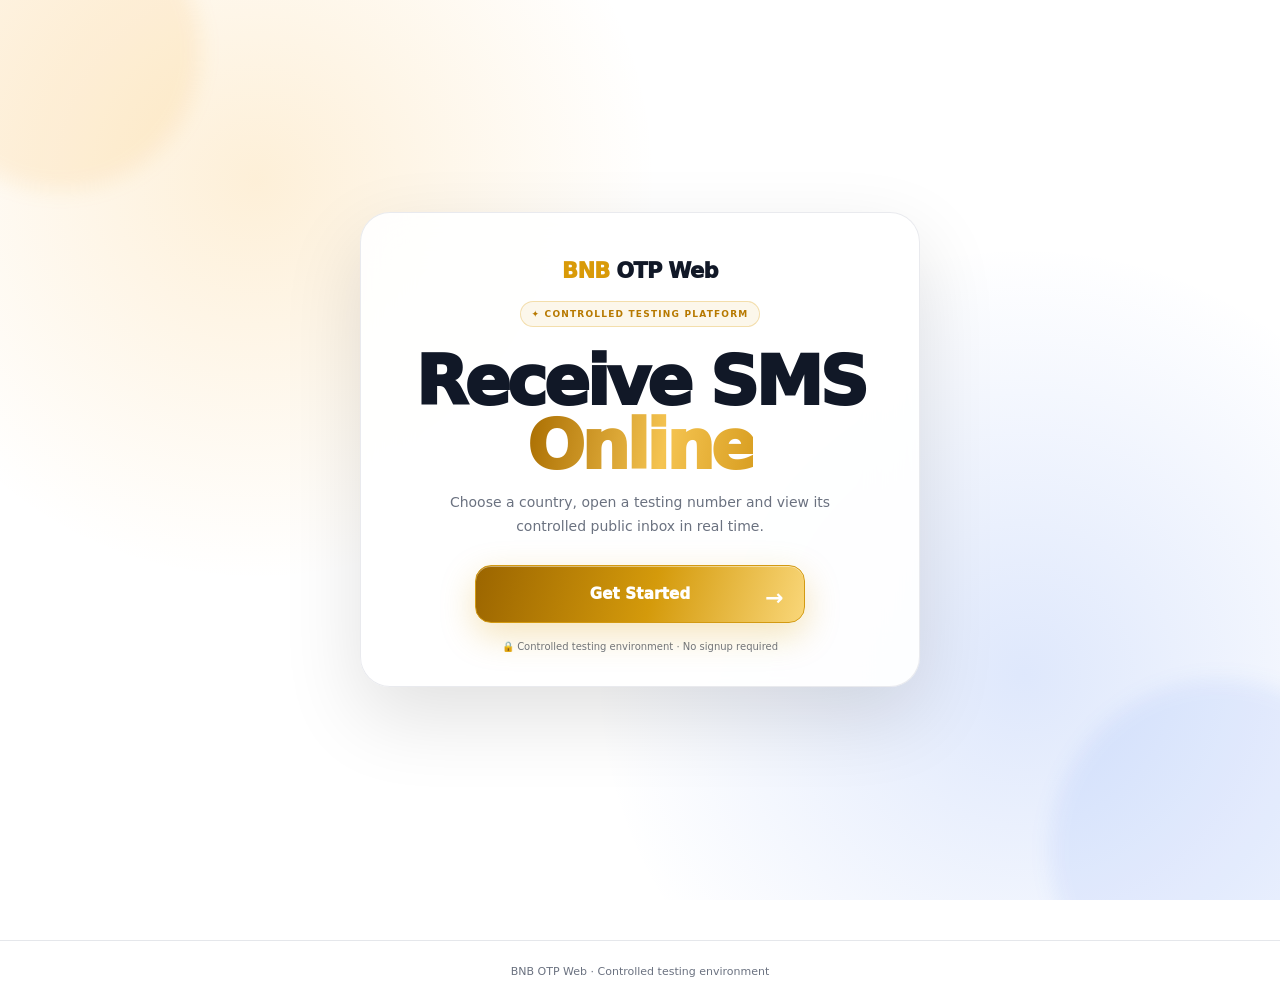
<file: frontend/index.before-all-fix-20261006-224705.html>
<!doctype html>
<html lang="en">
<head>
<meta charset="utf-8">
<meta name="viewport" content="width=device-width,initial-scale=1,viewport-fit=cover">
<title>BNB OTP Web</title>
<meta name="theme-color" content="#ffffff">
<style>
:root{
--bg:#fff;
--card:#fff;
--soft:#f6f7f9;
--text:#111827;
--muted:#6b7280;
--line:#e5e7eb;
--blue:#2563eb;
--blue2:#1d4ed8;
--green:#16a34a;
--red:#dc2626;
--shadow:0 5px 20px rgba(0,0,0,.055);
}
[data-theme="dark"]{
--bg:#0b0d10;
--card:#11151a;
--soft:#181d24;
--text:#f3f4f6;
--muted:#9ca3af;
--line:#29313b;
--blue:#60a5fa;
--blue2:#3b82f6;
--green:#4ade80;
--red:#f87171;
--shadow:0 8px 28px rgba(0,0,0,.25);
}
*{box-sizing:border-box}
html{scroll-behavior:auto}
body{
margin:0;
background:var(--bg);
color:var(--text);
font-family:Inter,system-ui,-apple-system,BlinkMacSystemFont,"Segoe UI",sans-serif;
-webkit-font-smoothing:antialiased;
}
button,input{font:inherit}
button{cursor:pointer}
a{text-decoration:none;color:inherit}
.container{width:min(1120px,100%);margin:auto;padding:0 16px}
header{
position:sticky;
top:0;
z-index:100;
background:var(--bg);
border-bottom:1px solid var(--line);
}
.nav{
height:62px;
display:flex;
align-items:center;
justify-content:space-between;
gap:12px;
}
.brand{
font-size:20px;
font-weight:900;
letter-spacing:-.6px;
}
.brand span{color:var(--blue)}
.nav-actions{display:flex;gap:7px}
.btn{
border:1px solid var(--line);
background:var(--card);
color:var(--text);
border-radius:10px;
padding:9px 12px;
font-weight:700;
}
.btn:hover{border-color:var(--blue)}
main{padding:20px 0 60px}
.hero{
text-align:center;
padding:28px 0 18px;
}
.hero h1{
margin:0 0 10px;
font-size:clamp(30px,6vw,48px);
line-height:1.05;
letter-spacing:-1.8px;
}
.hero p{
margin:auto;
max-width:700px;
color:var(--muted);
font-size:14px;
line-height:1.65;
}
.search{
max-width:680px;
margin:20px auto 0;
position:relative;
}
.search input{
width:100%;
height:48px;
border:1px solid var(--line);
background:var(--card);
color:var(--text);
border-radius:13px;
padding:0 15px;
outline:0;
}
.search input:focus{border-color:var(--blue)}
.section-title{
display:flex;
align-items:center;
justify-content:space-between;
gap:10px;
margin:26px 0 12px;
}
.section-title h2{
margin:0;
font-size:19px;
letter-spacing:-.3px;
}
.count{
color:var(--muted);
font-size:12px;
}
.country-grid{
display:grid;
grid-template-columns:repeat(4,1fr);
gap:10px;
}
.country-card{
width:100%;
border:1px solid var(--line);
background:var(--card);
color:var(--text);
border-radius:15px;
padding:14px;
text-align:left;
box-shadow:var(--shadow);
transition:.15s;
}
.country-card:hover{
transform:translateY(-2px);
border-color:var(--blue);
}
.country-row{
display:flex;
align-items:center;
gap:10px;
}
.flag{
font-size:28px;
width:35px;
text-align:center;
}
.country-name{
font-weight:800;
font-size:14px;
}
.country-dial{
font-size:12px;
color:var(--muted);
margin-top:3px;
}
.country-numbers{
font-size:11px;
color:var(--blue);
margin-top:8px;
}
.number-grid{
display:grid;
grid-template-columns:repeat(3,1fr);
gap:11px;
}
.number-card{
border:1px solid var(--line);
background:var(--card);
border-radius:16px;
padding:15px;
box-shadow:var(--shadow);
}
.number-head{
display:flex;
align-items:flex-start;
justify-content:space-between;
gap:8px;
}
.number{
font-size:17px;
font-weight:900;
letter-spacing:.1px;
word-break:break-all;
}
.status{
font-size:10px;
padding:4px 7px;
border-radius:999px;
background:var(--soft);
color:var(--muted);
white-space:nowrap;
}
.status.received{color:var(--green)}
.number-label{
font-size:12px;
color:var(--muted);
margin-top:7px;
}
.number-actions{
display:grid;
grid-template-columns:1fr 1fr;
gap:7px;
margin-top:13px;
}
.primary,.secondary{
border-radius:10px;
padding:10px 8px;
font-weight:800;
border:1px solid var(--line);
}
.primary{
background:var(--blue);
border-color:var(--blue);
color:#fff;
}
.primary:hover{background:var(--blue2)}
.secondary{
background:var(--soft);
color:var(--text);
}
.empty{
padding:34px 18px;
border:1px dashed var(--line);
border-radius:15px;
text-align:center;
color:var(--muted);
grid-column:1/-1;
}
#detail{display:none}
#detail.show{display:block}
#home.hide{display:none}
.detail-top{
display:flex;
align-items:center;
gap:8px;
margin:7px 0 18px;
}
.detail-title{
flex:1;
min-width:0;
font-size:22px;
font-weight:900;
word-break:break-all;
}
.back{
border:1px solid var(--line);
background:var(--card);
color:var(--text);
border-radius:10px;
padding:9px 12px;
font-weight:750;
}
.update{
border:1px solid var(--line);
background:var(--card);
color:var(--text);
border-radius:10px;
padding:9px 12px;
font-weight:800;
}
.update.busy{opacity:.6}
.number-box{
border:1px solid var(--line);
background:var(--card);
border-radius:18px;
padding:20px;
box-shadow:var(--shadow);
}
.small-label{
font-size:10px;
color:var(--muted);
font-weight:800;
letter-spacing:.8px;
}
.big-number{
font-size:clamp(25px,6vw,39px);
font-weight:950;
margin:7px 0 15px;
word-break:break-all;
}
.copy-big{
width:100%;
border:0;
background:var(--blue);
color:#fff;
border-radius:11px;
padding:12px;
font-weight:850;
}
.copy-big:hover{background:var(--blue2)}
.notice{
margin-top:12px;
padding:12px 14px;
background:var(--soft);
border-radius:12px;
color:var(--muted);
font-size:12px;
line-height:1.55;
}
.messages{
display:grid;
gap:11px;
}
.message{
border:1px solid var(--line);
background:var(--card);
border-radius:16px;
padding:16px;
box-shadow:var(--shadow);
}
.message-top{
display:flex;
justify-content:space-between;
gap:10px;
align-items:center;
}
.message-title{
font-size:12px;
font-weight:800;
color:var(--muted);
}
.copy-message{
border:1px solid var(--line);
background:var(--soft);
color:var(--text);
border-radius:9px;
padding:7px 9px;
font-size:11px;
font-weight:800;
}
.message-text{
font-size:15px;
line-height:1.55;
margin:11px 0;
white-space:pre-wrap;
overflow-wrap:anywhere;
}
.otp-row{
display:flex;
align-items:center;
justify-content:space-between;
gap:10px;
padding:10px 12px;
background:var(--soft);
border-radius:11px;
}
.otp-code{
font-size:34px;
font-weight:950;
letter-spacing:3px;
word-break:break-all;
}
.copy-otp{
border:0;
background:var(--blue);
color:#fff;
border-radius:9px;
padding:8px 10px;
font-weight:850;
}
.message-meta{
display:flex;
flex-wrap:wrap;
gap:12px;
margin-top:11px;
font-size:11px;
color:var(--muted);
}
.auto{
display:flex;
align-items:center;
justify-content:space-between;
gap:10px;
margin:13px 0;
padding:11px 13px;
border:1px solid var(--line);
background:var(--card);
border-radius:12px;
font-size:12px;
color:var(--muted);
}
.auto-left{display:flex;align-items:center;gap:7px}
.dot{
width:8px;
height:8px;
border-radius:50%;
background:var(--green);
box-shadow:0 0 0 4px color-mix(in srgb,var(--green) 12%,transparent);
}
footer{
border-top:1px solid var(--line);
padding:24px 0;
text-align:center;
font-size:11px;
color:var(--muted);
}
@media(max-width:900px){
.country-grid{grid-template-columns:repeat(3,1fr)}
.number-grid{grid-template-columns:repeat(2,1fr)}
}
@media(max-width:620px){
.container{padding:0 13px}
.nav{height:57px}
.brand{font-size:18px}
main{padding-top:10px}
.hero{padding:22px 0 12px}
.hero h1{font-size:33px}
.country-grid{grid-template-columns:repeat(2,1fr);gap:8px}
.country-card{padding:12px}
.number-grid{grid-template-columns:1fr}
.detail-top{flex-wrap:wrap}
.detail-title{order:3;flex-basis:100%;font-size:21px}
.update{margin-left:auto}
.number-actions{grid-template-columns:1fr 1fr}
}

/* ===== PREMIUM MOTION & MICRO-INTERACTIONS ===== */

html{
  scroll-behavior:auto;
}

body{
  transition:
    background-color .28s ease,
    color .28s ease;
}

header{
  backdrop-filter:saturate(150%) blur(14px);
  -webkit-backdrop-filter:saturate(150%) blur(14px);
  background:color-mix(in srgb,var(--bg) 88%,transparent);
  transition:
    background-color .28s ease,
    border-color .28s ease,
    box-shadow .28s ease;
}

header:hover{
  box-shadow:0 8px 30px rgba(0,0,0,.045);
}

.brand{
  transition:transform .22s ease,opacity .22s ease;
}

.brand:hover{
  transform:translateY(-1px);
  opacity:.88;
}

.btn,
.back,
.update,
.copy-big,
.primary,
.secondary,
.copy-message,
.copy-otp{
  position:relative;
  overflow:hidden;
  transform:translateZ(0);
  transition:
    transform .18s cubic-bezier(.22,1,.36,1),
    box-shadow .22s ease,
    background-color .22s ease,
    border-color .22s ease,
    opacity .22s ease;
  -webkit-tap-highlight-color:transparent;
}

.btn::after,
.back::after,
.update::after,
.copy-big::after,
.primary::after,
.secondary::after,
.copy-message::after,
.copy-otp::after{
  content:"";
  position:absolute;
  inset:0;
  background:linear-gradient(
    110deg,
    transparent 20%,
    rgba(255,255,255,.20) 48%,
    transparent 76%
  );
  transform:translateX(-130%);
  transition:transform .55s ease;
  pointer-events:none;
}

.btn:hover::after,
.back:hover::after,
.update:hover::after,
.copy-big:hover::after,
.primary:hover::after,
.secondary:hover::after,
.copy-message:hover::after,
.copy-otp:hover::after{
  transform:translateX(130%);
}

.btn:hover,
.back:hover,
.update:hover,
.copy-big:hover,
.primary:hover,
.secondary:hover,
.copy-message:hover,
.copy-otp:hover{
  transform:translateY(-2px);
  box-shadow:0 8px 22px rgba(37,99,235,.12);
}

.btn:active,
.back:active,
.update:active,
.copy-big:active,
.primary:active,
.secondary:active,
.copy-message:active,
.copy-otp:active{
  transform:translateY(1px) scale(.975);
  box-shadow:0 3px 10px rgba(0,0,0,.10);
}

.search input{
  transition:
    border-color .22s ease,
    box-shadow .25s ease,
    transform .22s ease,
    background-color .28s ease;
}

.search input:focus{
  transform:translateY(-1px);
  box-shadow:
    0 0 0 4px color-mix(in srgb,var(--blue) 12%,transparent),
    0 10px 28px rgba(0,0,0,.055);
}

.hero h1{
  animation:premiumFadeUp .65s cubic-bezier(.22,1,.36,1) both;
}

.hero p{
  animation:premiumFadeUp .65s .08s cubic-bezier(.22,1,.36,1) both;
}

.search{
  animation:premiumFadeUp .65s .15s cubic-bezier(.22,1,.36,1) both;
}

.country-card{
  position:relative;
  overflow:hidden;
  transform:translateZ(0);
  transition:
    transform .25s cubic-bezier(.22,1,.36,1),
    border-color .25s ease,
    box-shadow .25s ease,
    background-color .28s ease;
  animation:cardReveal .48s cubic-bezier(.22,1,.36,1) both;
}

.country-card::before{
  content:"";
  position:absolute;
  width:90px;
  height:90px;
  right:-45px;
  top:-45px;
  border-radius:50%;
  background:color-mix(in srgb,var(--blue) 9%,transparent);
  transition:transform .35s ease;
}

.country-card:hover{
  transform:translateY(-5px) scale(1.012);
  border-color:color-mix(in srgb,var(--blue) 65%,var(--line));
  box-shadow:
    0 14px 34px rgba(0,0,0,.075),
    0 0 0 1px color-mix(in srgb,var(--blue) 7%,transparent);
}

.country-card:hover::before{
  transform:scale(2.2);
}

.flag{
  transition:transform .3s cubic-bezier(.22,1,.36,1);
}

.country-card:hover .flag{
  transform:scale(1.14) rotate(-3deg);
}

.number-card{
  position:relative;
  overflow:hidden;
  transform:translateZ(0);
  transition:
    transform .25s cubic-bezier(.22,1,.36,1),
    border-color .25s ease,
    box-shadow .25s ease,
    background-color .28s ease;
  animation:cardReveal .5s cubic-bezier(.22,1,.36,1) both;
}

.number-card:hover{
  transform:translateY(-4px);
  border-color:color-mix(in srgb,var(--blue) 42%,var(--line));
  box-shadow:
    0 14px 32px rgba(0,0,0,.07),
    0 0 0 1px color-mix(in srgb,var(--blue) 5%,transparent);
}

.number{
  transition:color .2s ease,transform .2s ease;
}

.number-card:hover .number{
  color:var(--blue);
}

.status{
  transition:
    transform .2s ease,
    background-color .2s ease;
}

.number-card:hover .status{
  transform:scale(1.04);
}

.message{
  position:relative;
  overflow:hidden;
  transition:
    transform .24s cubic-bezier(.22,1,.36,1),
    border-color .24s ease,
    box-shadow .24s ease;
  animation:cardReveal .5s cubic-bezier(.22,1,.36,1) both;
}

.message:hover{
  transform:translateY(-3px);
  border-color:color-mix(in srgb,var(--blue) 32%,var(--line));
  box-shadow:0 13px 32px rgba(0,0,0,.07);
}

.message::before{
  content:"";
  position:absolute;
  left:0;
  top:0;
  bottom:0;
  width:3px;
  background:var(--blue);
  opacity:.65;
  transform:scaleY(0);
  transform-origin:center;
  transition:transform .3s ease;
}

.message:hover::before{
  transform:scaleY(1);
}

.otp-row{
  transition:
    transform .22s ease,
    box-shadow .25s ease,
    background-color .25s ease;
}

.message:hover .otp-row{
  transform:translateY(-1px);
  box-shadow:inset 0 0 0 1px color-mix(in srgb,var(--blue) 10%,transparent);
}

.otp-code{
  text-shadow:0 0 22px color-mix(in srgb,var(--blue) 18%,transparent);
  transition:
    transform .22s ease,
    color .22s ease,
    letter-spacing .22s ease;
}

.message:hover .otp-code{
  transform:scale(1.025);
  color:var(--blue);
}

.big-number{
  transition:
    transform .25s ease,
    color .25s ease;
}

.number-box:hover .big-number{
  transform:translateX(2px);
  color:var(--blue);
}

.dot{
  animation:pulseDot 1.8s ease-in-out infinite;
}

.update.busy{
  opacity:.6;
}

.update.busy{
  animation:spinButton .9s linear infinite;
}

.auto{
  transition:
    transform .22s ease,
    border-color .22s ease,
    box-shadow .22s ease;
}

.auto:hover{
  transform:translateY(-2px);
  box-shadow:0 8px 22px rgba(0,0,0,.05);
}

.empty{
  animation:premiumFadeUp .4s ease both;
}

footer{
  transition:border-color .28s ease;
}

#countryPage,
#detail{
  animation:pageEnter .42s cubic-bezier(.22,1,.36,1) both;
}

.copy-big:hover{
  box-shadow:0 10px 28px rgba(37,99,235,.20);
}

@keyframes premiumFadeUp{
  from{
    opacity:0;
    transform:translateY(12px);
  }
  to{
    opacity:1;
    transform:translateY(0);
  }
}

@keyframes cardReveal{
  from{
    opacity:0;
    transform:translateY(12px) scale(.985);
  }
  to{
    opacity:1;
    transform:translateY(0) scale(1);
  }
}

@keyframes pageEnter{
  from{
    opacity:0;
    transform:translateX(10px);
  }
  to{
    opacity:1;
    transform:translateX(0);
  }
}

@keyframes pulseDot{
  0%,100%{
    box-shadow:0 0 0 3px color-mix(in srgb,var(--green) 10%,transparent);
  }
  50%{
    box-shadow:0 0 0 7px color-mix(in srgb,var(--green) 3%,transparent);
  }
}

@keyframes spinButton{
  from{transform:rotate(0deg)}
  to{transform:rotate(360deg)}
}

@media(max-width:620px){
  .country-card:hover{
    transform:translateY(-3px);
  }

  .number-card:hover,
  .message:hover{
    transform:translateY(-2px);
  }

  .btn:hover,
  .back:hover,
  .update:hover,
  .copy-big:hover,
  .primary:hover,
  .secondary:hover,
  .copy-message:hover,
  .copy-otp:hover{
    transform:translateY(-1px);
  }

  .otp-code{
    font-size:32px;
    letter-spacing:2.5px;
  }
}

@media(prefers-reduced-motion:reduce){
  *,
  *::before,
  *::after{
    animation-duration:.01ms !important;
    animation-iteration-count:1 !important;
    scroll-behavior:auto !important;
    transition-duration:.01ms !important;
  }
}


/* ===== BNB OTP WEB — FULL PREMIUM EXPERIENCE ===== */

body{
  overflow-x:hidden;
}

button{
  -webkit-user-select:none;
  user-select:none;
}

.welcome-screen{
  position:fixed;
  inset:0;
  z-index:9999;
  display:flex;
  align-items:center;
  justify-content:center;
  padding:22px;
  overflow:hidden;
  background:
    radial-gradient(circle at 20% 20%,rgba(245,158,11,.16),transparent 32%),
    radial-gradient(circle at 80% 75%,rgba(37,99,235,.15),transparent 35%),
    var(--bg);
  transition:
    opacity .65s cubic-bezier(.22,1,.36,1),
    visibility .65s;
}

.welcome-screen.hide{
  opacity:0;
  visibility:hidden;
  pointer-events:none;
}

.welcome-glow{
  position:absolute;
  border-radius:50%;
  filter:blur(10px);
  pointer-events:none;
  animation:welcomeFloat 6s ease-in-out infinite;
}

.welcome-glow-a{
  width:280px;
  height:280px;
  background:rgba(245,158,11,.10);
  top:-90px;
  left:-80px;
}

.welcome-glow-b{
  width:340px;
  height:340px;
  background:rgba(37,99,235,.08);
  right:-110px;
  bottom:-120px;
  animation-delay:-3s;
}

.welcome-card{
  position:relative;
  width:min(560px,100%);
  padding:46px 34px 34px;
  text-align:center;
  border:1px solid color-mix(in srgb,var(--line) 85%,transparent);
  border-radius:30px;
  background:color-mix(in srgb,var(--card) 91%,transparent);
  backdrop-filter:blur(24px);
  -webkit-backdrop-filter:blur(24px);
  box-shadow:
    0 30px 80px rgba(0,0,0,.12),
    0 0 0 1px rgba(255,255,255,.04);
  animation:welcomeCardIn .8s cubic-bezier(.22,1,.36,1) both;
}

.welcome-logo{
  font-size:21px;
  font-weight:950;
  letter-spacing:-.7px;
  margin-bottom:18px;
}

.welcome-logo span{
  color:#d99a08;
}

.welcome-badge{
  display:inline-flex;
  padding:7px 11px;
  border:1px solid rgba(217,154,8,.28);
  border-radius:999px;
  background:rgba(217,154,8,.08);
  color:#b77900;
  font-size:9px;
  font-weight:900;
  letter-spacing:1.2px;
  animation:badgePulse 2.4s ease-in-out infinite;
}

[data-theme="dark"] .welcome-badge{
  color:#f5c451;
}

.welcome-card h1{
  margin:23px 0 13px;
  font-size:clamp(42px,9vw,68px);
  line-height:.94;
  letter-spacing:-3.5px;
  font-weight:950;
}

.welcome-card h1 span{
  background:linear-gradient(
    100deg,
    #a96d00,
    #f5c451,
    #c98a08,
    #ffe39a,
    #a96d00
  );
  background-size:250% auto;
  -webkit-background-clip:text;
  background-clip:text;
  color:transparent;
  animation:goldText 3.2s linear infinite;
}

.welcome-card p{
  max-width:430px;
  margin:0 auto 27px;
  color:var(--muted);
  font-size:14px;
  line-height:1.7;
}

.get-started{
  position:relative;
  width:min(330px,100%);
  height:58px;
  overflow:hidden;
  border:1px solid #d39a12;
  border-radius:16px;
  background:
    linear-gradient(
      105deg,
      #9b6500,
      #d49a0b 25%,
      #ffe08a 50%,
      #d49a0b 75%,
      #9b6500
    );
  background-size:220% auto;
  color:#fff;
  font-weight:950;
  font-size:15px;
  letter-spacing:.2px;
  box-shadow:
    0 12px 35px rgba(217,154,8,.27),
    inset 0 1px rgba(255,255,255,.45);
  animation:
    goldButton 3s linear infinite,
    getStartedFloat 2.8s ease-in-out infinite;
  transition:
    transform .22s cubic-bezier(.22,1,.36,1),
    box-shadow .22s ease;
}

.get-started span:not(.get-started-shine){
  position:relative;
  z-index:2;
}

.get-started b{
  position:absolute;
  right:20px;
  z-index:2;
  font-size:22px;
  transition:transform .25s ease;
}

.get-started-shine{
  position:absolute;
  inset:-50%;
  background:linear-gradient(
    110deg,
    transparent 42%,
    rgba(255,255,255,.65) 50%,
    transparent 58%
  );
  transform:translateX(-70%) rotate(10deg);
  animation:getStartedShine 2.7s ease-in-out infinite;
}

.get-started:hover{
  transform:translateY(-4px) scale(1.015);
  box-shadow:
    0 18px 45px rgba(217,154,8,.38),
    inset 0 1px rgba(255,255,255,.55);
}

.get-started:hover b{
  transform:translateX(5px);
}

.get-started:active{
  transform:translateY(1px) scale(.975);
}

.welcome-note{
  margin-top:18px;
  color:var(--muted);
  font-size:10px;
}

.hero h1,
.hero p,
.search,
.section-title{
  animation:premiumUp .65s cubic-bezier(.22,1,.36,1) both;
}

.hero p{animation-delay:.06s}
.search{animation-delay:.12s}
.section-title{animation-delay:.18s}

.country-card,
.number-card,
.message{
  animation:premiumCard .5s cubic-bezier(.22,1,.36,1) both;
}

.country-card:nth-child(2),
.number-card:nth-child(2),
.message:nth-child(2){animation-delay:.04s}
.country-card:nth-child(3),
.number-card:nth-child(3),
.message:nth-child(3){animation-delay:.08s}
.country-card:nth-child(4),
.number-card:nth-child(4),
.message:nth-child(4){animation-delay:.12s}
.country-card:nth-child(5),
.number-card:nth-child(5),
.message:nth-child(5){animation-delay:.16s}
.country-card:nth-child(6),
.number-card:nth-child(6),
.message:nth-child(6){animation-delay:.20s}

.country-card,
.number-card,
.message,
.number-box,
.auto{
  will-change:transform;
}

.country-card{
  transition:
    transform .28s cubic-bezier(.22,1,.36,1),
    box-shadow .28s ease,
    border-color .25s ease;
}

.country-card:hover{
  transform:translateY(-6px) scale(1.012);
  box-shadow:
    0 18px 40px rgba(0,0,0,.09),
    0 0 0 1px color-mix(in srgb,var(--blue) 10%,transparent);
}

.number-card{
  transition:
    transform .28s cubic-bezier(.22,1,.36,1),
    box-shadow .28s ease,
    border-color .25s ease;
}

.number-card:hover{
  transform:translateY(-5px);
  box-shadow:0 17px 38px rgba(0,0,0,.09);
}

.message{
  transition:
    transform .28s cubic-bezier(.22,1,.36,1),
    box-shadow .28s ease,
    border-color .25s ease;
}

.message:hover{
  transform:translateY(-4px);
  box-shadow:0 16px 36px rgba(0,0,0,.085);
}

.btn,
.back,
.update,
.primary,
.secondary,
.copy-big,
.copy-message,
.copy-otp{
  position:relative;
  overflow:hidden;
  transition:
    transform .2s cubic-bezier(.22,1,.36,1),
    box-shadow .2s ease,
    background-color .2s ease,
    border-color .2s ease;
}

.btn::after,
.back::after,
.update::after,
.primary::after,
.secondary::after,
.copy-big::after,
.copy-message::after,
.copy-otp::after{
  content:"";
  position:absolute;
  inset:0;
  background:linear-gradient(
    110deg,
    transparent 30%,
    rgba(255,255,255,.24) 50%,
    transparent 70%
  );
  transform:translateX(-130%);
  transition:transform .55s ease;
  pointer-events:none;
}

.btn:hover::after,
.back:hover::after,
.update:hover::after,
.primary:hover::after,
.secondary:hover::after,
.copy-big:hover::after,
.copy-message:hover::after,
.copy-otp:hover::after{
  transform:translateX(130%);
}

.btn:hover,
.back:hover,
.update:hover,
.primary:hover,
.secondary:hover,
.copy-big:hover,
.copy-message:hover,
.copy-otp:hover{
  transform:translateY(-2px);
  box-shadow:0 9px 24px rgba(37,99,235,.14);
}

.btn:active,
.back:active,
.update:active,
.primary:active,
.secondary:active,
.copy-big:active,
.copy-message:active,
.copy-otp:active{
  transform:translateY(1px) scale(.97);
}

.copy-big{
  box-shadow:0 9px 25px rgba(37,99,235,.17);
}

.otp-code{
  transition:
    transform .22s ease,
    color .22s ease;
  text-shadow:
    0 0 24px color-mix(in srgb,var(--blue) 17%,transparent);
}

.message:hover .otp-code{
  transform:scale(1.035);
  color:var(--blue);
}

.update.busy{
  animation:updateSpin .75s linear infinite;
}

.dot{
  animation:onlinePulse 1.8s ease-in-out infinite;
}

#countryPage,
#detail{
  animation:pageSlide .45s cubic-bezier(.22,1,.36,1) both;
}

.search input{
  transition:
    transform .22s ease,
    box-shadow .25s ease,
    border-color .22s ease;
}

.search input:focus{
  transform:translateY(-1px);
  box-shadow:
    0 0 0 4px color-mix(in srgb,var(--blue) 11%,transparent),
    0 12px 30px rgba(0,0,0,.055);
}

@keyframes welcomeCardIn{
  from{opacity:0;transform:translateY(28px) scale(.94)}
  to{opacity:1;transform:translateY(0) scale(1)}
}

@keyframes welcomeFloat{
  0%,100%{transform:translate3d(0,0,0) scale(1)}
  50%{transform:translate3d(18px,-14px,0) scale(1.08)}
}

@keyframes badgePulse{
  0%,100%{box-shadow:0 0 0 0 rgba(217,154,8,0)}
  50%{box-shadow:0 0 0 7px rgba(217,154,8,.05)}
}

@keyframes goldText{
  to{background-position:250% center}
}

@keyframes goldButton{
  to{background-position:220% center}
}

@keyframes getStartedFloat{
  0%,100%{transform:translateY(0)}
  50%{transform:translateY(-2px)}
}

@keyframes getStartedShine{
  0%,45%{transform:translateX(-80%) rotate(10deg)}
  70%,100%{transform:translateX(80%) rotate(10deg)}
}

@keyframes premiumUp{
  from{opacity:0;transform:translateY(14px)}
  to{opacity:1;transform:translateY(0)}
}

@keyframes premiumCard{
  from{opacity:0;transform:translateY(14px) scale(.985)}
  to{opacity:1;transform:translateY(0) scale(1)}
}

@keyframes pageSlide{
  from{opacity:0;transform:translateX(12px)}
  to{opacity:1;transform:translateX(0)}
}

@keyframes onlinePulse{
  0%,100%{box-shadow:0 0 0 3px color-mix(in srgb,var(--green) 9%,transparent)}
  50%{box-shadow:0 0 0 8px color-mix(in srgb,var(--green) 2%,transparent)}
}

@keyframes updateSpin{
  from{transform:rotate(0)}
  to{transform:rotate(360deg)}
}

@media(max-width:620px){
  .welcome-card{
    padding:38px 22px 27px;
    border-radius:25px;
  }

  .welcome-card h1{
    font-size:43px;
    letter-spacing:-2.5px;
  }

  .get-started{
    height:56px;
  }

  .country-card:hover{
    transform:translateY(-3px);
  }

  .number-card:hover,
  .message:hover{
    transform:translateY(-3px);
  }
}

@media(prefers-reduced-motion:reduce){
  *,
  *::before,
  *::after{
    animation-duration:.01ms !important;
    animation-iteration-count:1 !important;
    transition-duration:.01ms !important;
  }
}

</style>
<style id="bnb-final-layout-fix">
html,body{min-height:100%;height:auto;overflow-x:hidden;overflow-y:auto}
body{min-height:100vh}
main,.app-main,.page,.page-shell,.content,.container{height:auto;min-height:0;overflow:visible}
#home,#countryPage,#detail{min-height:100vh;height:auto;overflow:visible}
</style>
<style id="bnb-final-scroll-fix">
html{min-height:100%;overflow-x:hidden;overflow-y:auto}
body{min-height:100vh;height:auto;overflow-x:hidden;overflow-y:auto}
main{height:auto;min-height:100vh;overflow:visible}
section{height:auto;overflow:visible}
#home,#countryPage,#detail{height:auto;min-height:100vh;overflow:visible}
.number-grid{max-height:none;overflow:visible}
</style>
</head>

<body>

<div id="welcomeScreen" class="welcome-screen">
  <div class="welcome-glow welcome-glow-a"></div>
  <div class="welcome-glow welcome-glow-b"></div>

  <div class="welcome-card">
    <div class="welcome-logo">
      <span>BNB</span> OTP Web
    </div>

    <div class="welcome-badge">✦ CONTROLLED TESTING PLATFORM</div>

    <h1>Receive SMS<br><span>Online</span></h1>

    <p>
      Choose a country, open a testing number and view its
      controlled public inbox in real time.
    </p>

    <button class="get-started" onclick="enterWebsite()">
      <span class="get-started-shine"></span>
      <span>Get Started</span>
      <b>→</b>
    </button>

    <div class="welcome-note">
      🔒 Controlled testing environment · No signup required
    </div>
  </div>
</div>


<header>
<div class="container nav">
<a class="brand" href="#" onclick="goHome();return false">BNB <span>OTP Web</span></a>
<div class="nav-actions">
<button class="btn" onclick="toggleTheme()" id="themeBtn">🌙</button>
</div>
</div>
</header>

<main class="container">

<section id="home">

<div class="hero">
<h1>Receive SMS Online</h1>
<p>
Choose a country, select an available testing number and open its
public inbox. Messages update automatically while the page is open.
</p>

<div class="search">
<input id="search" autocomplete="off"
placeholder="Search country, code or dial code..."
oninput="renderCountries()">
</div>
</div>

<div class="section-title">
<h2>Countries</h2>
<span id="countryCount" class="count"></span>
</div>

<div id="countries" class="country-grid"></div>



<div id="numbers" class="number-grid"></div>

</section>

<section id="countryPage" style="display:none">
  <div class="detail-top">
    <button class="back" onclick="goBack()">← Back</button>
    <div id="countryPageTitle" class="detail-title"></div>
    <button class="update" onclick="refreshCountry()">↻ Update</button>
  </div>
  <div class="section-head">
    <div>
      <div class="eyebrow">COUNTRY</div>
      <h2 id="countryPageHeading">Available Numbers</h2>
    </div>
    <div id="countryPageCount" class="muted"></div>
  </div>
  <div id="countryNumbers" class="number-grid"></div>
</section>

<section id="detail">

<div class="detail-top">
<button class="back" onclick="goBack()">← Back</button>
<div id="detailTitle" class="detail-title"></div>
<button class="update" id="updateBtn" onclick="manualUpdate()">↻ Update</button>
</div>

<div class="number-box">
<div class="small-label">PHONE NUMBER</div>
<div id="bigNumber" class="big-number"></div>

<button class="copy-big" onclick="copyNumber()">
Copy Number
</button>

<div class="notice">
This is a public controlled-testing inbox. Do not use it for
private, sensitive or important accounts.
</div>
</div>

<div class="auto">
<div class="auto-left">
<span class="dot"></span>
<span>Automatic updates enabled</span>
</div>
<span id="lastUpdate">Updating...</span>
</div>

<div class="section-title">
<h2>Latest Messages</h2>
<span id="messageCount" class="count"></span>
</div>

<div id="messages" class="messages"></div>

</section>

</main>

<footer>
<div class="container">
BNB OTP Web · Controlled testing environment
</div>
</footer>

<script>

function enterWebsite(){
  const screen=$("welcomeScreen");
  if(!screen)return;

  screen.classList.add("hide");
  localStorage.setItem("bnb_welcome_seen","1");

  setTimeout(()=>{
    screen.style.display="none";
    window.scrollTo(0,0);
  },700);
}

function restoreWelcome(){
  const screen=$("welcomeScreen");
  if(!screen)return;

  if(localStorage.getItem("bnb_welcome_seen")==="1"){
    screen.style.display="none";
  }else{
    screen.style.display="flex";
  }
}


const API="https://bnb-otp-web.hafejnayem1743.workers.dev/api";

let countries=[];
let numbers=[];
let selectedCountry=null;
let activeNumber=null;
let refreshTimer=null;

const $=id=>document.getElementById(id);

async function api(path){
const response=await fetch(API+path,{
cache:"no-store",
headers:{Accept:"application/json"}
});
if(!response.ok)throw new Error("HTTP "+response.status);
return response.json();
}

function esc(value){
return String(value??"").replace(/[&<>"']/g,char=>({
"&":"&amp;",
"<":"&lt;",
">":"&gt;",
'"':"&quot;",
"'":"&#039;"
}[char]));
}

function countryFlag(country){
if(country.flag)return country.flag;

const code=String(country.code||"").toUpperCase();

if(code.length===2){
return String.fromCodePoint(
...code.split("").map(c=>127397+c.charCodeAt(0))
);
}

return "🌐";
}

function copyText(text,button){
if(navigator.clipboard&&window.isSecureContext){
navigator.clipboard.writeText(String(text)).then(()=>{
copied(button);
});
return;
}

const area=document.createElement("textarea");
area.value=String(text);
area.style.position="fixed";
area.style.opacity="0";
document.body.appendChild(area);
area.focus();
area.select();

try{
document.execCommand("copy");
copied(button);
}catch(e){}

area.remove();
}

function copied(button){
if(!button)return;
const old=button.textContent;
button.textContent="Copied ✓";
setTimeout(()=>button.textContent=old,1300);
}

function copyNumber(){
if(activeNumber)copyText(activeNumber.number,$(".copy-big"));
}

function copyOtp(code,button){
copyText(code,button);
}

function copyMessage(message,button){
copyText(message,button);
}

function formatTime(value){
    if(!value)return "Unknown time";
    const n=Number(value);
    const date=new Date(Number.isFinite(n)&&n<100000000000?n*1000:n);
    if(isNaN(date.getTime()))return String(value);

    const seconds=Math.max(0,Math.floor((Date.now()-date.getTime())/1000));
    if(seconds<10)return "just now";
    if(seconds<60)return seconds+" seconds ago";

    const minutes=Math.floor(seconds/60);
    if(minutes<60)return minutes+" minute"+(minutes===1?"":"s")+" ago";

    const hours=Math.floor(minutes/60);
    if(hours<24)return hours+" hour"+(hours===1?"":"s")+" ago";

    const days=Math.floor(hours/24);
    if(days<7)return days+" day"+(days===1?"":"s")+" ago";

    return date.toLocaleString();
  }

async function loadData(){
try{
const result=await Promise.all([
api("/countries"),
api("/numbers")
]);

countries=result[0].countries||result[0]||[];
numbers=result[1].numbers||result[1]||[];

renderCountries();
renderNumbers();
}catch(error){
$("countries").innerHTML=
'<div class="empty">Countries could not be loaded.</div>';

$("numbers").innerHTML=
'<div class="empty">Numbers could not be loaded.</div>';
}
}

function numberCountryId(number){
if(number.country_id!==null&&number.country_id!==undefined){
return Number(number.country_id);
}

const raw=String(number.number||"").replace(/\D/g,"");

for(const country of countries){
const dial=String(country.dial_code||"").replace(/\D/g,"");
if(dial&&raw.startsWith(dial))return Number(country.id);
}

return null;
}

function numbersForCountry(id){
return numbers.filter(n=>numberCountryId(n)===Number(id));
}

function renderCountries(){
const query=$("search").value.trim().toLowerCase();

const list=countries.filter(c=>
!query||
String(c.name||"").toLowerCase().includes(query)||
String(c.code||"").toLowerCase().includes(query)||
String(c.dial_code||"").toLowerCase().includes(query)
);

$("countryCount").textContent=list.length+" countries";

$("countries").innerHTML=list.map(c=>{
const total=numbersForCountry(c.id).length;

return `
<button class="country-card" onclick="selectCountry(${Number(c.id)})">
<div class="country-row">
<div class="flag">${esc(countryFlag(c))}</div>
<div>
<div class="country-name">${esc(c.name)}</div>
<div class="country-dial">${esc(c.dial_code||"")}</div>
</div>
</div>
<div class="country-numbers">
${total} ${total===1?"number":"numbers"} available
</div>
</button>`;
}).join("")||
'<div class="empty">No countries found.</div>';
}

function renderNumbers(){
let list=numbers;

if(selectedCountry!==null){
list=numbersForCountry(selectedCountry);
}

$("numbersHeading").textContent=
selectedCountry===null?"Available Numbers":"Numbers in Selected Country";

$("numberCount").textContent=list.length+" numbers";

$("numbers").innerHTML=list.map(n=>`
<article class="number-card">
<div class="number-head">
<div class="number">${esc(n.number)}</div>
<span class="status ${n.status==="received"?"received":""}">
${esc(n.status||"waiting")}
</span>
</div>

<div class="number-label">
${esc(n.label||"Public testing number")}
</div>

<div class="number-actions">
<button class="secondary"
onclick="copyText('${esc(String(n.number).replace(/'/g,"&#039;"))}',this)">
Copy Number
</button>

<button class="primary"
onclick="openNumber(${Number(n.id)})">
Open Inbox
</button>
</div>
</article>
`).join("")||
'<div class="empty">No numbers available.</div>';
}

function selectCountry(id,push=true){
    selectedCountry=Number(id);
    renderCountryPage();
    $("home").classList.add("hide");
    $("countryPage").style.display="block";
    $("detail").classList.remove("show");

    if(push){
      history.pushState({view:"country",id:selectedCountry},"","#country-"+selectedCountry);
    }
    window.scrollTo(0,0);
  }

  function renderCountryPage(){
    const country=countries.find(c=>Number(c.id)===Number(selectedCountry));
    if(!country){ goHome(); return; }

    const list=numbersForCountry(selectedCountry);

    $("countryPageTitle").textContent=countryFlag(country)+" "+(country.name||"Country");
    $("countryPageHeading").textContent=(country.name||"Country")+" Numbers";
    $("countryPageCount").textContent=list.length+" "+(list.length===1?"number":"numbers");

    $("countryNumbers").innerHTML=list.map(n=>`
      <article class="number-card">
        <div class="number-head">
          <div class="number">${esc(n.number)}</div>
          <span class="status ${n.status==="received"?"received":""}">${esc(n.status||"waiting")}</span>
        </div>
        <div class="number-label">${esc(n.label||"Public testing number")}</div>
        <div class="number-actions">
          <button class="secondary" onclick="copyText('${esc(String(n.number).replace(/'/g,"&#039;"))}',this)">Copy Number</button>
          <button class="primary" onclick="openNumber(${Number(n.id)})">Open Inbox</button>
        </div>
      </article>
    `).join("") || '<div class="empty">No numbers available for this country.</div>';
  }

  function refreshCountry(){
    renderCountryPage();
  }

async function openNumber(id,push=true){
    try{
      const response=await api("/numbers/"+id);
      activeNumber=response.number||response;

      $("home").classList.add("hide");
      $("countryPage").style.display="none";
      $("detail").classList.add("show");

      $("detailTitle").textContent=activeNumber.number||"";
      $("bigNumber").textContent=activeNumber.number||"";

      if(push){
        history.pushState({view:"number",id:Number(id)},"","#number-"+id);
      }

      await loadInbox();
      startAutoRefresh();
      window.scrollTo(0,0);
    }catch(error){
      alert("Unable to open inbox.");
    }
  }

async function loadInbox(){
if(!activeNumber)return;

try{
const response=await api(
"/numbers/"+activeNumber.id+"/otps"
);

const list=response.otps||response||[];

$("messageCount").textContent=
list.length+" "+(list.length===1?"message":"messages");

$("messages").innerHTML=list.length?
list.map(message=>{
const code=String(message.code||"").trim();
const body=String(
message.message||"Controlled test OTP message"
);

return `
<article class="message">

<div class="message-top">
<div class="message-title">Message</div>

<button class="copy-message"
onclick='copyMessage(${JSON.stringify(body)},this)'>
Copy Message
</button>
</div>

<div class="message-text">${esc(body)}</div>

${code?`
<div class="otp-row">
<div class="otp-code">${esc(code)}</div>
<button class="copy-otp"
onclick='copyOtp(${JSON.stringify(code)},this)'>
Copy OTP
</button>
</div>
`:""}

<div class="message-meta">
<span>Sender: ${esc(message.source||"CONTROLLED_TEST")}</span>
<span>Time: ${esc(formatTime(message.created_at))}</span>
</div>

</article>`;
}).join("")
:
'<div class="empty">No messages yet.</div>';

$("lastUpdate").textContent=
"Updated "+new Date().toLocaleTimeString();

}catch(error){
$("messages").innerHTML=
'<div class="empty">Unable to update messages.</div>';
}
}

function startAutoRefresh(){
stopAutoRefresh();
refreshTimer=setInterval(()=>{
if(activeNumber)loadInbox();
},10000);
}

function stopAutoRefresh(){
if(refreshTimer){
clearInterval(refreshTimer);
refreshTimer=null;
}
}

async function manualUpdate(){
const button=$("updateBtn");
button.disabled=true;
button.classList.add("busy");
button.textContent="↻ Updating...";

await loadInbox();

button.textContent="✓ Updated";

setTimeout(()=>{
button.disabled=false;
button.classList.remove("busy");
button.textContent="↻ Update";
},900);
}

function goHome(){
    stopAutoRefresh();
    activeNumber=null;
    selectedCountry=null;

    $("detail").classList.remove("show");
    $("countryPage").style.display="none";
    $("home").classList.remove("hide");

    history.pushState({view:"home"},"","#");
    renderCountries();
    renderNumbers();
    window.scrollTo(0,0);
  }

  function goBack(){
    stopAutoRefresh();

    if(activeNumber){
      activeNumber=null;
      if(selectedCountry!==null){
        $("detail").classList.remove("show");
        $("home").classList.add("hide");
        $("countryPage").style.display="block";
        renderCountryPage();
        history.pushState({view:"country",id:selectedCountry},"","#country-"+selectedCountry);
      }else{
        goHome();
      }
      window.scrollTo(0,0);
      return;
    }

    if(selectedCountry!==null){
      goHome();
      return;
    }

    goHome();
  }

function toggleTheme(){
const dark=document.documentElement.dataset.theme==="dark";

document.documentElement.dataset.theme=
dark?"":"dark";

localStorage.setItem(
"bnb_theme",
dark?"light":"dark"
);

$("themeBtn").textContent=
dark?"🌙":"☀️";
}

(function(){
if(localStorage.getItem("bnb_theme")==="dark"){
document.documentElement.dataset.theme="dark";
$("themeBtn").textContent="☀️";
}
})();

  async function restoreRoute(){
    const hash=window.location.hash||"";

    if(hash.startsWith("#number-")){
      const id=Number(hash.slice(8));
      if(Number.isFinite(id)&&id>0){
        await openNumber(id,false);
        return;
      }
    }

    if(hash.startsWith("#country-")){
      const id=Number(hash.slice(9));
      if(Number.isFinite(id)&&id>0){
        selectCountry(id,false);
        return;
      }
    }

    stopAutoRefresh();
    activeNumber=null;
    selectedCountry=null;
    $("detail").classList.remove("show");
    $("countryPage").style.display="none";
    $("home").classList.remove("hide");
    renderCountries();
    renderNumbers();
    window.scrollTo(0,0);
  }

  window.addEventListener("popstate",restoreRoute);
  restoreWelcome();
  loadData().then(restoreRoute);

</script>

</body>
</html>
</file>
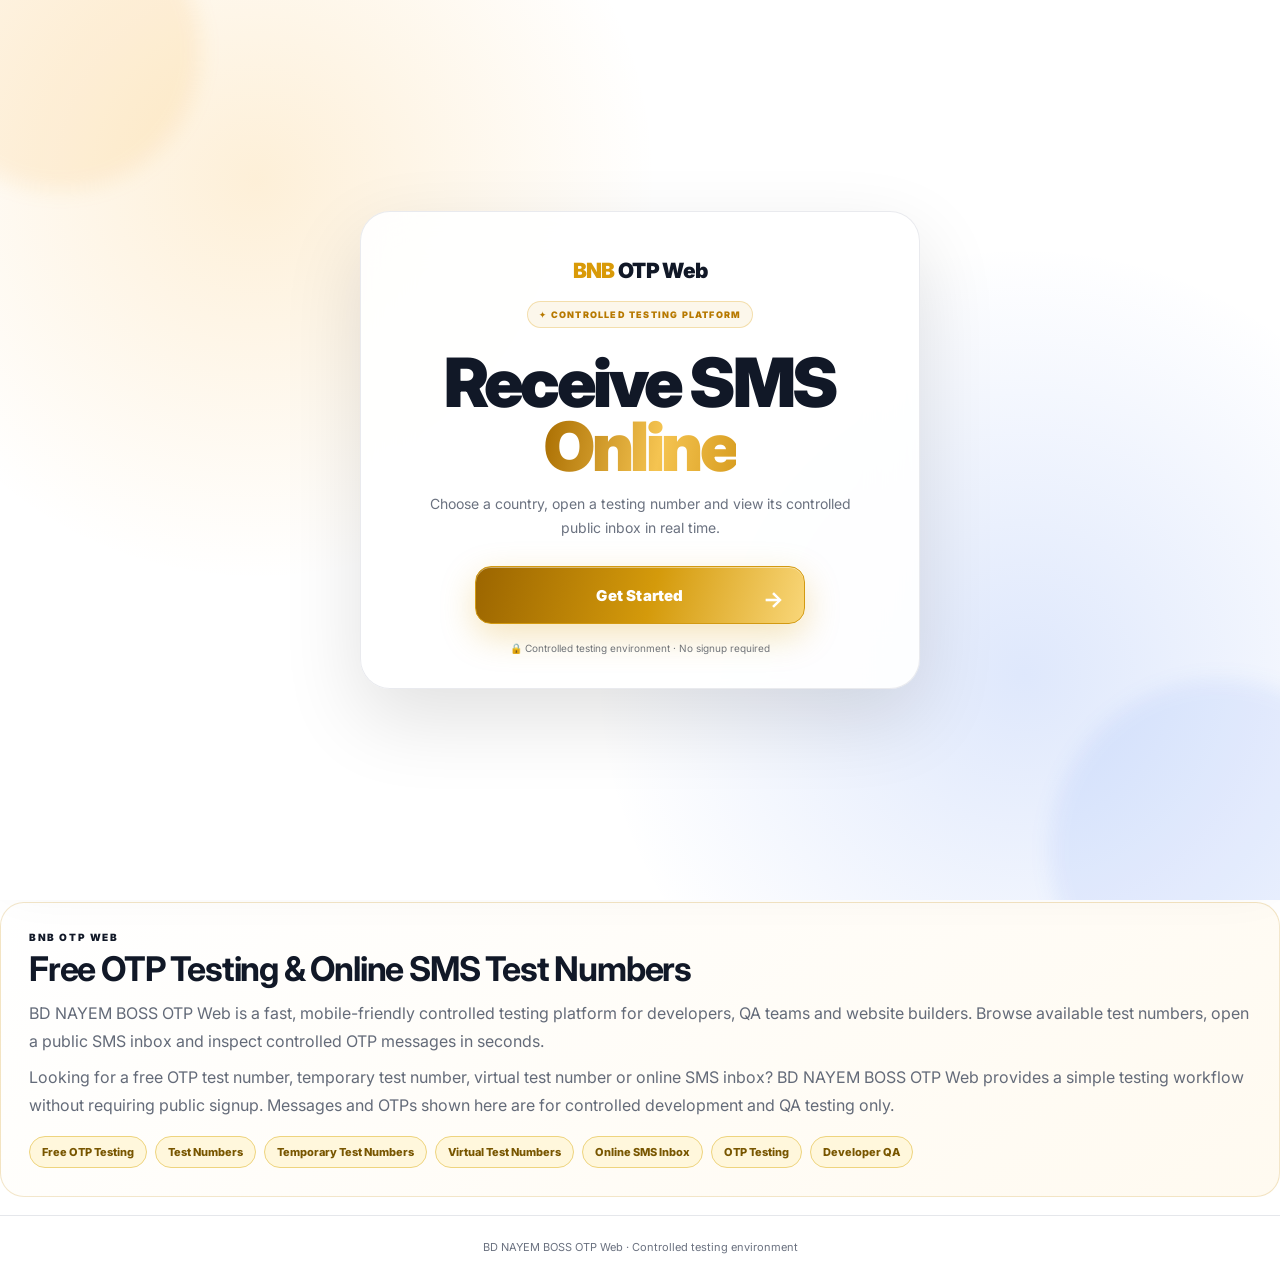
<file: frontend/index.before-enter-final.html>
<!doctype html>
<html lang="en">
<head>
<meta charset="utf-8">
<meta name="viewport" content="width=device-width,initial-scale=1,viewport-fit=cover">
<title>BD NAYEM BOSS OTP Web — Free OTP Testing & Online SMS Test Numbers</title>
<meta name="theme-color" content="#ffffff">
<style>
:root{
--bg:#fff;
--card:#fff;
--soft:#f6f7f9;
--text:#111827;
--muted:#6b7280;
--line:#e5e7eb;
--blue:#2563eb;
--blue2:#1d4ed8;
--green:#16a34a;
--red:#dc2626;
--shadow:0 5px 20px rgba(0,0,0,.055);
}
[data-theme="dark"]{
--bg:#0b0d10;
--card:#11151a;
--soft:#181d24;
--text:#f3f4f6;
--muted:#9ca3af;
--line:#29313b;
--blue:#60a5fa;
--blue2:#3b82f6;
--green:#4ade80;
--red:#f87171;
--shadow:0 8px 28px rgba(0,0,0,.25);
}
*{box-sizing:border-box}
html{scroll-behavior:auto}
body{
margin:0;
background:var(--bg);
color:var(--text);
font-family:Inter,system-ui,-apple-system,BlinkMacSystemFont,"Segoe UI",sans-serif;
-webkit-font-smoothing:antialiased;
}
button,input{font:inherit}
button{cursor:pointer}
a{text-decoration:none;color:inherit}
.container{width:min(1120px,100%);margin:auto;padding:0 16px}
header{
position:sticky;
top:0;
z-index:100;
background:var(--bg);
border-bottom:1px solid var(--line);
}
.nav{
height:62px;
display:flex;
align-items:center;
justify-content:space-between;
gap:12px;
}
.brand{
font-size:20px;
font-weight:900;
letter-spacing:-.6px;
}
.brand span{color:var(--blue)}
.nav-actions{display:flex;gap:7px}
.btn{
border:1px solid var(--line);
background:var(--card);
color:var(--text);
border-radius:10px;
padding:9px 12px;
font-weight:700;
}
.btn:hover{border-color:var(--blue)}
main{padding:20px 0 60px}
.hero{
text-align:center;
padding:28px 0 18px;
}
.hero h1{
margin:0 0 10px;
font-size:clamp(30px,6vw,48px);
line-height:1.05;
letter-spacing:-1.8px;
}
.hero p{
margin:auto;
max-width:700px;
color:var(--muted);
font-size:14px;
line-height:1.65;
}
.search{
max-width:680px;
margin:20px auto 0;
position:relative;
}
.search input{
width:100%;
height:48px;
border:1px solid var(--line);
background:var(--card);
color:var(--text);
border-radius:13px;
padding:0 15px;
outline:0;
}
.search input:focus{border-color:var(--blue)}
.section-title{
display:flex;
align-items:center;
justify-content:space-between;
gap:10px;
margin:26px 0 12px;
}
.section-title h2{
margin:0;
font-size:19px;
letter-spacing:-.3px;
}
.count{
color:var(--muted);
font-size:12px;
}
.country-grid{
display:grid;
grid-template-columns:repeat(4,1fr);
gap:10px;
}
.country-card{
width:100%;
border:1px solid var(--line);
background:var(--card);
color:var(--text);
border-radius:15px;
padding:14px;
text-align:left;
box-shadow:var(--shadow);
transition:.15s;
}
.country-card:hover{
transform:translateY(-2px);
border-color:var(--blue);
}
.country-row{
display:flex;
align-items:center;
gap:10px;
}
.flag{
font-size:28px;
width:35px;
text-align:center;
}
.country-name{
font-weight:800;
font-size:14px;
}
.country-dial{
font-size:12px;
color:var(--muted);
margin-top:3px;
}
.country-numbers{
font-size:11px;
color:var(--blue);
margin-top:8px;
}
.number-grid{
display:grid;
grid-template-columns:repeat(3,1fr);
gap:11px;
}
.number-card{
border:1px solid var(--line);
background:var(--card);
border-radius:16px;
padding:15px;
box-shadow:var(--shadow);
}
.number-head{
display:flex;
align-items:flex-start;
justify-content:space-between;
gap:8px;
}
.number{
font-size:17px;
font-weight:900;
letter-spacing:.1px;
word-break:break-all;
}
.status{
font-size:10px;
padding:4px 7px;
border-radius:999px;
background:var(--soft);
color:var(--muted);
white-space:nowrap;
}
.status.received{color:var(--green)}
.number-label{
font-size:12px;
color:var(--muted);
margin-top:7px;
}
.number-actions{
display:grid;
grid-template-columns:1fr 1fr;
gap:7px;
margin-top:13px;
}
.primary,.secondary{
border-radius:10px;
padding:10px 8px;
font-weight:800;
border:1px solid var(--line);
}
.primary{
background:var(--blue);
border-color:var(--blue);
color:#fff;
}
.primary:hover{background:var(--blue2)}
.secondary{
background:var(--soft);
color:var(--text);
}
.empty{
padding:34px 18px;
border:1px dashed var(--line);
border-radius:15px;
text-align:center;
color:var(--muted);
grid-column:1/-1;
}
#detail{display:none}
#detail.show{display:block}
#home.hide{display:none}
.detail-top{
display:flex;
align-items:center;
gap:8px;
margin:7px 0 18px;
}
.detail-title{
flex:1;
min-width:0;
font-size:22px;
font-weight:900;
word-break:break-all;
}
.back{
border:1px solid var(--line);
background:var(--card);
color:var(--text);
border-radius:10px;
padding:9px 12px;
font-weight:750;
}
.update{
border:1px solid var(--line);
background:var(--card);
color:var(--text);
border-radius:10px;
padding:9px 12px;
font-weight:800;
}
.update.busy{opacity:.6}
.number-box{
border:1px solid var(--line);
background:var(--card);
border-radius:18px;
padding:20px;
box-shadow:var(--shadow);
}
.small-label{
font-size:10px;
color:var(--muted);
font-weight:800;
letter-spacing:.8px;
}
.big-number{
font-size:clamp(25px,6vw,39px);
font-weight:950;
margin:7px 0 15px;
word-break:break-all;
}
.copy-big{
width:100%;
border:0;
background:var(--blue);
color:#fff;
border-radius:11px;
padding:12px;
font-weight:850;
}
.copy-big:hover{background:var(--blue2)}
.notice{
margin-top:12px;
padding:12px 14px;
background:var(--soft);
border-radius:12px;
color:var(--muted);
font-size:12px;
line-height:1.55;
}
.messages{
display:grid;
gap:11px;
}
.message{
border:1px solid var(--line);
background:var(--card);
border-radius:16px;
padding:16px;
box-shadow:var(--shadow);
}
.message-top{
display:flex;
justify-content:space-between;
gap:10px;
align-items:center;
}
.message-title{
font-size:12px;
font-weight:800;
color:var(--muted);
}
.copy-message{
border:1px solid var(--line);
background:var(--soft);
color:var(--text);
border-radius:9px;
padding:7px 9px;
font-size:11px;
font-weight:800;
}
.message-text{
font-size:15px;
line-height:1.55;
margin:11px 0;
white-space:pre-wrap;
overflow-wrap:anywhere;
}
.otp-row{
display:flex;
align-items:center;
justify-content:space-between;
gap:10px;
padding:10px 12px;
background:var(--soft);
border-radius:11px;
}
.otp-code{
font-size:34px;
font-weight:950;
letter-spacing:3px;
word-break:break-all;
}
.copy-otp{
border:0;
background:var(--blue);
color:#fff;
border-radius:9px;
padding:8px 10px;
font-weight:850;
}
.message-meta{
display:flex;
flex-wrap:wrap;
gap:12px;
margin-top:11px;
font-size:11px;
color:var(--muted);
}
.auto{
display:flex;
align-items:center;
justify-content:space-between;
gap:10px;
margin:13px 0;
padding:11px 13px;
border:1px solid var(--line);
background:var(--card);
border-radius:12px;
font-size:12px;
color:var(--muted);
}
.auto-left{display:flex;align-items:center;gap:7px}
.dot{
width:8px;
height:8px;
border-radius:50%;
background:var(--green);
box-shadow:0 0 0 4px color-mix(in srgb,var(--green) 12%,transparent);
}
footer{
border-top:1px solid var(--line);
padding:24px 0;
text-align:center;
font-size:11px;
color:var(--muted);
}
@media(max-width:900px){
.country-grid{grid-template-columns:repeat(3,1fr)}
.number-grid{grid-template-columns:repeat(2,1fr)}
}
@media(max-width:620px){
.container{padding:0 13px}
.nav{height:57px}
.brand{font-size:18px}
main{padding-top:10px}
.hero{padding:22px 0 12px}
.hero h1{font-size:33px}
.country-grid{grid-template-columns:repeat(2,1fr);gap:8px}
.country-card{padding:12px}
.number-grid{grid-template-columns:1fr}
.detail-top{flex-wrap:wrap}
.detail-title{order:3;flex-basis:100%;font-size:21px}
.update{margin-left:auto}
.number-actions{grid-template-columns:1fr 1fr}
}

/* ===== PREMIUM MOTION & MICRO-INTERACTIONS ===== */

html{
  scroll-behavior:auto;
}

body{
  transition:
    background-color .28s ease,
    color .28s ease;
}

header{
  backdrop-filter:saturate(150%) blur(14px);
  -webkit-backdrop-filter:saturate(150%) blur(14px);
  background:color-mix(in srgb,var(--bg) 88%,transparent);
  transition:
    background-color .28s ease,
    border-color .28s ease,
    box-shadow .28s ease;
}

header:hover{
  box-shadow:0 8px 30px rgba(0,0,0,.045);
}

.brand{
  transition:transform .22s ease,opacity .22s ease;
}

.brand:hover{
  transform:translateY(-1px);
  opacity:.88;
}

.btn,
.back,
.update,
.copy-big,
.primary,
.secondary,
.copy-message,
.copy-otp{
  position:relative;
  overflow:hidden;
  transform:translateZ(0);
  transition:
    transform .18s cubic-bezier(.22,1,.36,1),
    box-shadow .22s ease,
    background-color .22s ease,
    border-color .22s ease,
    opacity .22s ease;
  -webkit-tap-highlight-color:transparent;
}

.btn::after,
.back::after,
.update::after,
.copy-big::after,
.primary::after,
.secondary::after,
.copy-message::after,
.copy-otp::after{
  content:"";
  position:absolute;
  inset:0;
  background:linear-gradient(
    110deg,
    transparent 20%,
    rgba(255,255,255,.20) 48%,
    transparent 76%
  );
  transform:translateX(-130%);
  transition:transform .55s ease;
  pointer-events:none;
}

.btn:hover::after,
.back:hover::after,
.update:hover::after,
.copy-big:hover::after,
.primary:hover::after,
.secondary:hover::after,
.copy-message:hover::after,
.copy-otp:hover::after{
  transform:translateX(130%);
}

.btn:hover,
.back:hover,
.update:hover,
.copy-big:hover,
.primary:hover,
.secondary:hover,
.copy-message:hover,
.copy-otp:hover{
  transform:translateY(-2px);
  box-shadow:0 8px 22px rgba(37,99,235,.12);
}

.btn:active,
.back:active,
.update:active,
.copy-big:active,
.primary:active,
.secondary:active,
.copy-message:active,
.copy-otp:active{
  transform:translateY(1px) scale(.975);
  box-shadow:0 3px 10px rgba(0,0,0,.10);
}

.search input{
  transition:
    border-color .22s ease,
    box-shadow .25s ease,
    transform .22s ease,
    background-color .28s ease;
}

.search input:focus{
  transform:translateY(-1px);
  box-shadow:
    0 0 0 4px color-mix(in srgb,var(--blue) 12%,transparent),
    0 10px 28px rgba(0,0,0,.055);
}

.hero h1{
  animation:premiumFadeUp .65s cubic-bezier(.22,1,.36,1) both;
}

.hero p{
  animation:premiumFadeUp .65s .08s cubic-bezier(.22,1,.36,1) both;
}

.search{
  animation:premiumFadeUp .65s .15s cubic-bezier(.22,1,.36,1) both;
}

.country-card{
  position:relative;
  overflow:hidden;
  transform:translateZ(0);
  transition:
    transform .25s cubic-bezier(.22,1,.36,1),
    border-color .25s ease,
    box-shadow .25s ease,
    background-color .28s ease;
  animation:cardReveal .48s cubic-bezier(.22,1,.36,1) both;
}

.country-card::before{
  content:"";
  position:absolute;
  width:90px;
  height:90px;
  right:-45px;
  top:-45px;
  border-radius:50%;
  background:color-mix(in srgb,var(--blue) 9%,transparent);
  transition:transform .35s ease;
}

.country-card:hover{
  transform:translateY(-5px) scale(1.012);
  border-color:color-mix(in srgb,var(--blue) 65%,var(--line));
  box-shadow:
    0 14px 34px rgba(0,0,0,.075),
    0 0 0 1px color-mix(in srgb,var(--blue) 7%,transparent);
}

.country-card:hover::before{
  transform:scale(2.2);
}

.flag{
  transition:transform .3s cubic-bezier(.22,1,.36,1);
}

.country-card:hover .flag{
  transform:scale(1.14) rotate(-3deg);
}

.number-card{
  position:relative;
  overflow:hidden;
  transform:translateZ(0);
  transition:
    transform .25s cubic-bezier(.22,1,.36,1),
    border-color .25s ease,
    box-shadow .25s ease,
    background-color .28s ease;
  animation:cardReveal .5s cubic-bezier(.22,1,.36,1) both;
}

.number-card:hover{
  transform:translateY(-4px);
  border-color:color-mix(in srgb,var(--blue) 42%,var(--line));
  box-shadow:
    0 14px 32px rgba(0,0,0,.07),
    0 0 0 1px color-mix(in srgb,var(--blue) 5%,transparent);
}

.number{
  transition:color .2s ease,transform .2s ease;
}

.number-card:hover .number{
  color:var(--blue);
}

.status{
  transition:
    transform .2s ease,
    background-color .2s ease;
}

.number-card:hover .status{
  transform:scale(1.04);
}

.message{
  position:relative;
  overflow:hidden;
  transition:
    transform .24s cubic-bezier(.22,1,.36,1),
    border-color .24s ease,
    box-shadow .24s ease;
  animation:cardReveal .5s cubic-bezier(.22,1,.36,1) both;
}

.message:hover{
  transform:translateY(-3px);
  border-color:color-mix(in srgb,var(--blue) 32%,var(--line));
  box-shadow:0 13px 32px rgba(0,0,0,.07);
}

.message::before{
  content:"";
  position:absolute;
  left:0;
  top:0;
  bottom:0;
  width:3px;
  background:var(--blue);
  opacity:.65;
  transform:scaleY(0);
  transform-origin:center;
  transition:transform .3s ease;
}

.message:hover::before{
  transform:scaleY(1);
}

.otp-row{
  transition:
    transform .22s ease,
    box-shadow .25s ease,
    background-color .25s ease;
}

.message:hover .otp-row{
  transform:translateY(-1px);
  box-shadow:inset 0 0 0 1px color-mix(in srgb,var(--blue) 10%,transparent);
}

.otp-code{
  text-shadow:0 0 22px color-mix(in srgb,var(--blue) 18%,transparent);
  transition:
    transform .22s ease,
    color .22s ease,
    letter-spacing .22s ease;
}

.message:hover .otp-code{
  transform:scale(1.025);
  color:var(--blue);
}

.big-number{
  transition:
    transform .25s ease,
    color .25s ease;
}

.number-box:hover .big-number{
  transform:translateX(2px);
  color:var(--blue);
}

.dot{
  animation:pulseDot 1.8s ease-in-out infinite;
}

.update.busy{
  opacity:.6;
}

.update.busy{
  animation:spinButton .9s linear infinite;
}

.auto{
  transition:
    transform .22s ease,
    border-color .22s ease,
    box-shadow .22s ease;
}

.auto:hover{
  transform:translateY(-2px);
  box-shadow:0 8px 22px rgba(0,0,0,.05);
}

.empty{
  animation:premiumFadeUp .4s ease both;
}

footer{
  transition:border-color .28s ease;
}

#countryPage,
#detail{
  animation:pageEnter .42s cubic-bezier(.22,1,.36,1) both;
}

.copy-big:hover{
  box-shadow:0 10px 28px rgba(37,99,235,.20);
}

@keyframes premiumFadeUp{
  from{
    opacity:0;
    transform:translateY(12px);
  }
  to{
    opacity:1;
    transform:translateY(0);
  }
}

@keyframes cardReveal{
  from{
    opacity:0;
    transform:translateY(12px) scale(.985);
  }
  to{
    opacity:1;
    transform:translateY(0) scale(1);
  }
}

@keyframes pageEnter{
  from{
    opacity:0;
    transform:translateX(10px);
  }
  to{
    opacity:1;
    transform:translateX(0);
  }
}

@keyframes pulseDot{
  0%,100%{
    box-shadow:0 0 0 3px color-mix(in srgb,var(--green) 10%,transparent);
  }
  50%{
    box-shadow:0 0 0 7px color-mix(in srgb,var(--green) 3%,transparent);
  }
}

@keyframes spinButton{
  from{transform:rotate(0deg)}
  to{transform:rotate(360deg)}
}

@media(max-width:620px){
  .country-card:hover{
    transform:translateY(-3px);
  }

  .number-card:hover,
  .message:hover{
    transform:translateY(-2px);
  }

  .btn:hover,
  .back:hover,
  .update:hover,
  .copy-big:hover,
  .primary:hover,
  .secondary:hover,
  .copy-message:hover,
  .copy-otp:hover{
    transform:translateY(-1px);
  }

  .otp-code{
    font-size:32px;
    letter-spacing:2.5px;
  }
}

@media(prefers-reduced-motion:reduce){
  *,
  *::before,
  *::after{
    animation-duration:.01ms !important;
    animation-iteration-count:1 !important;
    scroll-behavior:auto !important;
    transition-duration:.01ms !important;
  }
}


/* ===== BNB OTP WEB — FULL PREMIUM EXPERIENCE ===== */

body{
  overflow-x:hidden;
}

button{
  -webkit-user-select:none;
  user-select:none;
}

.welcome-screen{
  position:fixed;
  inset:0;
  z-index:9999;
  display:flex;
  align-items:center;
  justify-content:center;
  padding:22px;
  overflow:hidden;
  background:
    radial-gradient(circle at 20% 20%,rgba(245,158,11,.16),transparent 32%),
    radial-gradient(circle at 80% 75%,rgba(37,99,235,.15),transparent 35%),
    var(--bg);
  transition:
    opacity .65s cubic-bezier(.22,1,.36,1),
    visibility .65s;
}

.welcome-screen.hide{
  opacity:0;
  visibility:hidden;
  pointer-events:none;
}

.welcome-glow{
  position:absolute;
  border-radius:50%;
  filter:blur(10px);
  pointer-events:none;
  animation:welcomeFloat 6s ease-in-out infinite;
}

.welcome-glow-a{
  width:280px;
  height:280px;
  background:rgba(245,158,11,.10);
  top:-90px;
  left:-80px;
}

.welcome-glow-b{
  width:340px;
  height:340px;
  background:rgba(37,99,235,.08);
  right:-110px;
  bottom:-120px;
  animation-delay:-3s;
}

.welcome-card{
  position:relative;
  width:min(560px,100%);
  padding:46px 34px 34px;
  text-align:center;
  border:1px solid color-mix(in srgb,var(--line) 85%,transparent);
  border-radius:30px;
  background:color-mix(in srgb,var(--card) 91%,transparent);
  backdrop-filter:blur(24px);
  -webkit-backdrop-filter:blur(24px);
  box-shadow:
    0 30px 80px rgba(0,0,0,.12),
    0 0 0 1px rgba(255,255,255,.04);
  animation:welcomeCardIn .8s cubic-bezier(.22,1,.36,1) both;
}

.welcome-logo{
  font-size:21px;
  font-weight:950;
  letter-spacing:-.7px;
  margin-bottom:18px;
}

.welcome-logo span{
  color:#d99a08;
}

.welcome-badge{
  display:inline-flex;
  padding:7px 11px;
  border:1px solid rgba(217,154,8,.28);
  border-radius:999px;
  background:rgba(217,154,8,.08);
  color:#b77900;
  font-size:9px;
  font-weight:900;
  letter-spacing:1.2px;
  animation:badgePulse 2.4s ease-in-out infinite;
}

[data-theme="dark"] .welcome-badge{
  color:#f5c451;
}

.welcome-card h1{
  margin:23px 0 13px;
  font-size:clamp(42px,9vw,68px);
  line-height:.94;
  letter-spacing:-3.5px;
  font-weight:950;
}

.welcome-card h1 span{
  background:linear-gradient(
    100deg,
    #a96d00,
    #f5c451,
    #c98a08,
    #ffe39a,
    #a96d00
  );
  background-size:250% auto;
  -webkit-background-clip:text;
  background-clip:text;
  color:transparent;
  animation:goldText 3.2s linear infinite;
}

.welcome-card p{
  max-width:430px;
  margin:0 auto 27px;
  color:var(--muted);
  font-size:14px;
  line-height:1.7;
}

.get-started{
  position:relative;
  width:min(330px,100%);
  height:58px;
  overflow:hidden;
  border:1px solid #d39a12;
  border-radius:16px;
  background:
    linear-gradient(
      105deg,
      #9b6500,
      #d49a0b 25%,
      #ffe08a 50%,
      #d49a0b 75%,
      #9b6500
    );
  background-size:220% auto;
  color:#fff;
  font-weight:950;
  font-size:15px;
  letter-spacing:.2px;
  box-shadow:
    0 12px 35px rgba(217,154,8,.27),
    inset 0 1px rgba(255,255,255,.45);
  animation:
    goldButton 3s linear infinite,
    getStartedFloat 2.8s ease-in-out infinite;
  transition:
    transform .22s cubic-bezier(.22,1,.36,1),
    box-shadow .22s ease;
}

.get-started span:not(.get-started-shine){
  position:relative;
  z-index:2;
}

.get-started b{
  position:absolute;
  right:20px;
  z-index:2;
  font-size:22px;
  transition:transform .25s ease;
}

.get-started-shine{
  position:absolute;
  inset:-50%;
  background:linear-gradient(
    110deg,
    transparent 42%,
    rgba(255,255,255,.65) 50%,
    transparent 58%
  );
  transform:translateX(-70%) rotate(10deg);
  animation:getStartedShine 2.7s ease-in-out infinite;
}

.get-started:hover{
  transform:translateY(-4px) scale(1.015);
  box-shadow:
    0 18px 45px rgba(217,154,8,.38),
    inset 0 1px rgba(255,255,255,.55);
}

.get-started:hover b{
  transform:translateX(5px);
}

.get-started:active{
  transform:translateY(1px) scale(.975);
}

.welcome-note{
  margin-top:18px;
  color:var(--muted);
  font-size:10px;
}

.hero h1,
.hero p,
.search,
.section-title{
  animation:premiumUp .65s cubic-bezier(.22,1,.36,1) both;
}

.hero p{animation-delay:.06s}
.search{animation-delay:.12s}
.section-title{animation-delay:.18s}

.country-card,
.number-card,
.message{
  animation:premiumCard .5s cubic-bezier(.22,1,.36,1) both;
}

.country-card:nth-child(2),
.number-card:nth-child(2),
.message:nth-child(2){animation-delay:.04s}
.country-card:nth-child(3),
.number-card:nth-child(3),
.message:nth-child(3){animation-delay:.08s}
.country-card:nth-child(4),
.number-card:nth-child(4),
.message:nth-child(4){animation-delay:.12s}
.country-card:nth-child(5),
.number-card:nth-child(5),
.message:nth-child(5){animation-delay:.16s}
.country-card:nth-child(6),
.number-card:nth-child(6),
.message:nth-child(6){animation-delay:.20s}

.country-card,
.number-card,
.message,
.number-box,
.auto{
  will-change:transform;
}

.country-card{
  transition:
    transform .28s cubic-bezier(.22,1,.36,1),
    box-shadow .28s ease,
    border-color .25s ease;
}

.country-card:hover{
  transform:translateY(-6px) scale(1.012);
  box-shadow:
    0 18px 40px rgba(0,0,0,.09),
    0 0 0 1px color-mix(in srgb,var(--blue) 10%,transparent);
}

.number-card{
  transition:
    transform .28s cubic-bezier(.22,1,.36,1),
    box-shadow .28s ease,
    border-color .25s ease;
}

.number-card:hover{
  transform:translateY(-5px);
  box-shadow:0 17px 38px rgba(0,0,0,.09);
}

.message{
  transition:
    transform .28s cubic-bezier(.22,1,.36,1),
    box-shadow .28s ease,
    border-color .25s ease;
}

.message:hover{
  transform:translateY(-4px);
  box-shadow:0 16px 36px rgba(0,0,0,.085);
}

.btn,
.back,
.update,
.primary,
.secondary,
.copy-big,
.copy-message,
.copy-otp{
  position:relative;
  overflow:hidden;
  transition:
    transform .2s cubic-bezier(.22,1,.36,1),
    box-shadow .2s ease,
    background-color .2s ease,
    border-color .2s ease;
}

.btn::after,
.back::after,
.update::after,
.primary::after,
.secondary::after,
.copy-big::after,
.copy-message::after,
.copy-otp::after{
  content:"";
  position:absolute;
  inset:0;
  background:linear-gradient(
    110deg,
    transparent 30%,
    rgba(255,255,255,.24) 50%,
    transparent 70%
  );
  transform:translateX(-130%);
  transition:transform .55s ease;
  pointer-events:none;
}

.btn:hover::after,
.back:hover::after,
.update:hover::after,
.primary:hover::after,
.secondary:hover::after,
.copy-big:hover::after,
.copy-message:hover::after,
.copy-otp:hover::after{
  transform:translateX(130%);
}

.btn:hover,
.back:hover,
.update:hover,
.primary:hover,
.secondary:hover,
.copy-big:hover,
.copy-message:hover,
.copy-otp:hover{
  transform:translateY(-2px);
  box-shadow:0 9px 24px rgba(37,99,235,.14);
}

.btn:active,
.back:active,
.update:active,
.primary:active,
.secondary:active,
.copy-big:active,
.copy-message:active,
.copy-otp:active{
  transform:translateY(1px) scale(.97);
}

.copy-big{
  box-shadow:0 9px 25px rgba(37,99,235,.17);
}

.otp-code{
  transition:
    transform .22s ease,
    color .22s ease;
  text-shadow:
    0 0 24px color-mix(in srgb,var(--blue) 17%,transparent);
}

.message:hover .otp-code{
  transform:scale(1.035);
  color:var(--blue);
}

.update.busy{
  animation:updateSpin .75s linear infinite;
}

.dot{
  animation:onlinePulse 1.8s ease-in-out infinite;
}

#countryPage,
#detail{
  animation:pageSlide .45s cubic-bezier(.22,1,.36,1) both;
}

.search input{
  transition:
    transform .22s ease,
    box-shadow .25s ease,
    border-color .22s ease;
}

.search input:focus{
  transform:translateY(-1px);
  box-shadow:
    0 0 0 4px color-mix(in srgb,var(--blue) 11%,transparent),
    0 12px 30px rgba(0,0,0,.055);
}

@keyframes welcomeCardIn{
  from{opacity:0;transform:translateY(28px) scale(.94)}
  to{opacity:1;transform:translateY(0) scale(1)}
}

@keyframes welcomeFloat{
  0%,100%{transform:translate3d(0,0,0) scale(1)}
  50%{transform:translate3d(18px,-14px,0) scale(1.08)}
}

@keyframes badgePulse{
  0%,100%{box-shadow:0 0 0 0 rgba(217,154,8,0)}
  50%{box-shadow:0 0 0 7px rgba(217,154,8,.05)}
}

@keyframes goldText{
  to{background-position:250% center}
}

@keyframes goldButton{
  to{background-position:220% center}
}

@keyframes getStartedFloat{
  0%,100%{transform:translateY(0)}
  50%{transform:translateY(-2px)}
}

@keyframes getStartedShine{
  0%,45%{transform:translateX(-80%) rotate(10deg)}
  70%,100%{transform:translateX(80%) rotate(10deg)}
}

@keyframes premiumUp{
  from{opacity:0;transform:translateY(14px)}
  to{opacity:1;transform:translateY(0)}
}

@keyframes premiumCard{
  from{opacity:0;transform:translateY(14px) scale(.985)}
  to{opacity:1;transform:translateY(0) scale(1)}
}

@keyframes pageSlide{
  from{opacity:0;transform:translateX(12px)}
  to{opacity:1;transform:translateX(0)}
}

@keyframes onlinePulse{
  0%,100%{box-shadow:0 0 0 3px color-mix(in srgb,var(--green) 9%,transparent)}
  50%{box-shadow:0 0 0 8px color-mix(in srgb,var(--green) 2%,transparent)}
}

@keyframes updateSpin{
  from{transform:rotate(0)}
  to{transform:rotate(360deg)}
}

@media(max-width:620px){
  .welcome-card{
    padding:38px 22px 27px;
    border-radius:25px;
  }

  .welcome-card h1{
    font-size:43px;
    letter-spacing:-2.5px;
  }

  .get-started{
    height:56px;
  }

  .country-card:hover{
    transform:translateY(-3px);
  }

  .number-card:hover,
  .message:hover{
    transform:translateY(-3px);
  }
}

@media(prefers-reduced-motion:reduce){
  *,
  *::before,
  *::after{
    animation-duration:.01ms !important;
    animation-iteration-count:1 !important;
    transition-duration:.01ms !important;
  }
}


<style id="bnb-final-seo">
:root{
  --gold:#c79218;
  --gold2:#f1cf69;
  --premium-shadow:0 20px 60px rgba(20,25,40,.08);
}
body{
  font-family:"Inter",ui-sans-serif,system-ui,-apple-system,BlinkMacSystemFont,
  "Segoe UI",Roboto,Arial,sans-serif;
  -webkit-font-smoothing:antialiased;
  text-rendering:optimizeLegibility;
}
.section-head{
  display:flex;
  align-items:end;
  justify-content:space-between;
  gap:16px;
  margin:34px 0 18px;
}
.eyebrow{
  font-size:10px;
  font-weight:900;
  letter-spacing:.16em;
  color:var(--gold);
  margin-bottom:5px;
}
.muted{
  color:#7b8190;
  font-size:13px;
  font-weight:600;
}
.number-grid{
  animation:pageEnter .45s ease both;
}
.number-grid > *{
  position:relative;
  overflow:hidden;
  transition:transform .28s ease,box-shadow .28s ease,border-color .28s ease;
}
.number-grid > *:hover{
  transform:translateY(-5px);
  box-shadow:var(--premium-shadow);
}
.number-grid > *::after{
  content:"";
  position:absolute;
  inset:0;
  pointer-events:none;
  background:linear-gradient(110deg,transparent 35%,rgba(255,255,255,.35),transparent 65%);
  transform:translateX(-120%);
  transition:transform .7s ease;
}
.number-grid > *:hover::after{transform:translateX(120%)}
.status-badge,.status{
  border-radius:999px!important;
}
.detail-title{
  font-weight:850;
  letter-spacing:-.02em;
}
.back,.update,.copy-big{
  transition:transform .2s ease,box-shadow .2s ease,background .2s ease;
}
.back:hover,.update:hover,.copy-big:hover{
  transform:translateY(-2px);
}
.back:active,.update:active,.copy-big:active{
  transform:scale(.97);
}
.premium-info{
  margin:38px 0 18px;
  padding:28px;
  border:1px solid rgba(199,146,24,.22);
  border-radius:24px;
  background:linear-gradient(145deg,#fff,#fffaf0);
  box-shadow:var(--premium-shadow);
}
.premium-info h2{
  margin:0 0 10px;
  font-size:clamp(24px,4vw,34px);
  letter-spacing:-.035em;
}
.premium-info p{
  margin:8px 0;
  color:#646b79;
  line-height:1.75;
}
.premium-tags{
  display:flex;
  flex-wrap:wrap;
  gap:8px;
  margin-top:17px;
}
.premium-tag{
  padding:8px 12px;
  border-radius:999px;
  background:#fff7dc;
  border:1px solid #eed47e;
  color:#785600;
  font-size:11px;
  font-weight:800;
}
[data-theme="dark"] .premium-info{
  background:linear-gradient(145deg,#17191e,#121418);
  border-color:#55451c;
}
[data-theme="dark"] .premium-info p{color:#abb1bd}
[data-theme="dark"] .premium-tag{
  background:#29230f;
  border-color:#5d4d1d;
  color:#f0d16a;
}
@media(max-width:700px){
  .section-head{align-items:start;flex-direction:column;gap:7px}
  .premium-info{padding:21px;border-radius:20px}
}
</style>
</style>
<!-- BNB OTP WEB SEO START -->
<link rel="canonical" href="https://bnb-otp-web.hafejnayem1743.workers.dev/">
<meta name="description" content="BD NAYEM BOSS OTP Web is a public controlled SMS testing platform with online test numbers, public inboxes, OTP viewing, copy tools and automatic message updates. No signup required.">
<meta name="keywords" content="BD NAYEM BOSS OTP Web, online SMS testing, SMS inbox, test phone numbers, OTP testing, controlled OTP, SMS test platform, online SMS receiver, SMS testing platform">
<meta name="author" content="BD NAYEM BOSS">
<meta name="robots" content="index, follow, max-image-preview:large, max-snippet:-1, max-video-preview:-1">
<meta name="googlebot" content="index, follow, max-image-preview:large, max-snippet:-1, max-video-preview:-1">

<meta property="og:type" content="website">
<meta property="og:site_name" content="BD NAYEM BOSS OTP Web">
<meta property="og:title" content="BD NAYEM BOSS OTP Web — Controlled SMS Testing Platform">
<meta property="og:description" content="Explore available test numbers, open public SMS inboxes and view controlled OTP messages online.">
<meta property="og:url" content="https://bnb-otp-web.hafejnayem1743.workers.dev/">
<meta property="og:locale" content="en_US">

<meta name="twitter:card" content="summary">
<meta name="twitter:title" content="BD NAYEM BOSS OTP Web — Controlled SMS Testing Platform">
<meta name="twitter:description" content="A fast, mobile-friendly controlled SMS and OTP testing platform.">

<meta name="theme-color" content="#ffffff">
<meta name="color-scheme" content="light dark">

<link rel="preconnect" href="https://fonts.googleapis.com">
<link rel="preconnect" href="https://fonts.gstatic.com" crossorigin>
<link href="https://fonts.googleapis.com/css2?family=Inter:wght@400;500;600;700;800;900&display=swap" rel="stylesheet">

<script type="application/ld+json">
{
  "@context":"https://schema.org",
  "@type":"WebSite",
  "name":"BD NAYEM BOSS OTP Web",
  "alternateName":"BNB OTP",
  "url":"https://bnb-otp-web.hafejnayem1743.workers.dev/",
  "description":"A public controlled SMS and OTP testing platform with online test numbers and public inboxes.",
  "publisher":{
    "@type":"Organization",
    "name":"BD NAYEM BOSS OTP Web",
    "url":"https://bnb-otp-web.hafejnayem1743.workers.dev/",
    "founder":{
      "@type":"Person",
      "name":"BD NAYEM BOSS"
    }
  }
}
</script>

<style id="bnb-seo-premium">
html,body{
  font-family:"Inter",ui-sans-serif,system-ui,-apple-system,BlinkMacSystemFont,"Segoe UI",Roboto,Arial,sans-serif;
  text-rendering:optimizeLegibility;
  -webkit-font-smoothing:antialiased;
}
.about-section{
  margin:42px 0 28px;
  padding:30px;
  border:1px solid var(--line,#e8eaf0);
  border-radius:24px;
  background:linear-gradient(145deg,rgba(255,255,255,.98),rgba(248,249,252,.96));
  box-shadow:0 18px 55px rgba(20,25,40,.07);
  animation:pageEnter .55s ease both;
}
.about-grid{
  display:grid;
  grid-template-columns:1.2fr .8fr;
  gap:28px;
  align-items:center;
}
.about-kicker{
  display:inline-flex;
  align-items:center;
  gap:7px;
  margin-bottom:10px;
  font-size:11px;
  font-weight:800;
  letter-spacing:.13em;
  color:#9a6b00;
  text-transform:uppercase;
}
.about-section h2{
  margin:0 0 12px;
  font-size:clamp(25px,4vw,38px);
  line-height:1.08;
  letter-spacing:-.035em;
}
.about-section p{
  margin:0 0 12px;
  line-height:1.75;
  color:#626978;
  max-width:760px;
}
.about-card{
  padding:23px;
  border-radius:20px;
  background:linear-gradient(145deg,#fff,#fafafa);
  border:1px solid #ececf0;
}
.about-card strong{
  display:block;
  margin-bottom:8px;
  font-size:18px;
}
.about-pills{
  display:flex;
  flex-wrap:wrap;
  gap:8px;
  margin-top:18px;
}
.about-pill{
  padding:8px 11px;
  border-radius:999px;
  background:#fff8df;
  color:#765300;
  border:1px solid #f0d783;
  font-size:12px;
  font-weight:700;
}
.seo-note{
  margin-top:16px;
  font-size:12px!important;
  color:#7b8190!important;
}
@media(max-width:720px){
  .about-section{padding:22px;margin-top:30px;border-radius:20px}
  .about-grid{grid-template-columns:1fr;gap:18px}
}
[data-theme="dark"] .about-section{
  background:linear-gradient(145deg,#15171c,#101216);
  border-color:#292d35;
  box-shadow:0 18px 55px rgba(0,0,0,.28);
}
[data-theme="dark"] .about-section p{color:#aeb4c0}
[data-theme="dark"] .about-card{
  background:#17191e;
  border-color:#292d35;
}
[data-theme="dark"] .about-pill{
  background:#2b2410;
  border-color:#63511e;
  color:#f3d46c;
}
</style>
<!-- BNB OTP WEB SEO END -->
<link rel="manifest" href="/site.webmanifest">
<link rel="icon" href="/favicon.svg" type="image/svg+xml">
</head>

<body>

<div id="welcomeScreen" class="welcome-screen">
  <div class="welcome-glow welcome-glow-a"></div>
  <div class="welcome-glow welcome-glow-b"></div>

  <div class="welcome-card">
    <div class="welcome-logo">
      <span>BNB</span> OTP Web
    </div>

    <div class="welcome-badge">✦ CONTROLLED TESTING PLATFORM</div>

    <h1>Receive SMS<br><span>Online</span></h1>

    <p>
      Choose a country, open a testing number and view its
      controlled public inbox in real time.
    </p>

    <button class="get-started" onclick="enterWebsite()">
      <span class="get-started-shine"></span>
      <span>Get Started</span>
      <b>→</b>
    </button>

    <div class="welcome-note">
      🔒 Controlled testing environment · No signup required
    </div>
  </div>
</div>


<header>
<div class="container nav">
<a class="brand" href="#" onclick="goHome();return false">BD NAYEM BOSS <span>OTP Web</span></a>
<div class="nav-actions">
<button class="btn" onclick="toggleTheme()" id="themeBtn">🌙</button>
</div>
</div>
</header>

<main class="container">

<section id="home">

<div class="hero">
<h1>Receive SMS Online</h1>
<p>
Choose a country, select an available testing number and open its
public inbox. Messages update automatically while the page is open.
</p>

<div class="search">
<input id="search" autocomplete="off"
placeholder="Search country, code or dial code..."
oninput="renderCountries()">
</div>
</div>

<div class="section-title">
<h2>Countries</h2>
<span id="countryCount" class="count"></span>
</div>

<div id="countries" class="country-grid"></div>

<div class="section-title">
<h2 id="numbersHeading">Available Numbers</h2>
<span id="numberCount" class="count"></span>
</div>

<div id="numbers" class="number-grid"></div>

</section>

<section id="countryPage" style="display:none">
  <div class="detail-top">
    <button class="back" onclick="goBack()">← Back</button>
    <div id="countryPageTitle" class="detail-title"></div>
    <button class="update" onclick="refreshCountry()">↻ Update</button>
  </div>
  <div class="section-head">
    <div>
      <div class="eyebrow">COUNTRY</div>
      <h2 id="countryPageHeading">Available Numbers</h2>
    </div>
    <div id="countryPageCount" class="muted"></div>
  </div>
  <div id="countryNumbers" class="number-grid"></div>
</section>

<section id="detail">

<div class="detail-top">
<button class="back" onclick="goBack()">← Back</button>
<div id="detailTitle" class="detail-title"></div>
<button class="update" id="updateBtn" onclick="manualUpdate()">↻ Update</button>
</div>

<div class="number-box">
<div class="small-label">PHONE NUMBER</div>
<div id="bigNumber" class="big-number"></div>

<button class="copy-big" onclick="copyNumber()">
Copy Number
</button>

<div class="notice">
This is a public controlled-testing inbox. Do not use it for
private, sensitive or important accounts.
</div>
</div>

<div class="auto">
<div class="auto-left">
<span class="dot"></span>
<span>Automatic updates enabled</span>
</div>
<span id="lastUpdate">Updating...</span>
</div>

<div class="section-title">
<h2>Latest Messages</h2>
<span id="messageCount" class="count"></span>
</div>

<div id="messages" class="messages"></div>

</section>

</main>

<!-- BNB OTP WEB ABOUT START -->
<section class="about-section" aria-labelledby="about-title">
  <div class="about-grid">
    <div>
      <div class="about-kicker">✦ About BD NAYEM BOSS OTP Web</div>
      <h2 id="about-title">A simple, fast and privacy-conscious SMS testing experience.</h2>
      <p>
        BD NAYEM BOSS OTP Web is a controlled testing platform designed for developers,
        QA teams and website builders who need a convenient way to inspect
        test SMS and OTP messages without creating a traditional public account.
      </p>
      <p>
        The platform provides available testing numbers, public test inboxes,
        automatic updates and quick copy tools in a clean mobile-first interface.
        It is designed for development and testing — not for private,
        sensitive or important accounts.
      </p>
      <div class="about-pills">
        <span class="about-pill">Controlled Testing</span>
        <span class="about-pill">No Public Signup</span>
        <span class="about-pill">Mobile First</span>
        <span class="about-pill">Fast Inbox</span>
        <span class="about-pill">OTP Testing</span>
      </div>
    </div>

    <div class="about-card">
      <strong>Built by BD NAYEM BOSS</strong>
      <p>
        BD NAYEM BOSS OTP Web is an independent web project focused on creating
        practical, lightweight and polished developer-testing tools.
        The goal is simple: make controlled SMS testing easier to understand,
        faster to use and comfortable on both phones and desktops.
      </p>
      <p class="seo-note">
        All messages shown on this platform are intended for controlled
        testing purposes. Never use a public testing number for passwords,
        financial services, personal accounts or sensitive verification.
      </p>
    </div>
  </div>
</section>
<!-- BNB OTP WEB ABOUT END -->

<noscript>
  <section style="max-width:900px;margin:30px auto;padding:24px;line-height:1.7">
    <h2>BD NAYEM BOSS OTP Web — Controlled SMS Testing Platform</h2>
    <p>
      BD NAYEM BOSS OTP Web provides controlled test numbers and public SMS inboxes
      for development and QA testing. JavaScript is required to browse
      available numbers and view live test messages.
    </p>
  </section>
</noscript>


<section id="bnb-final-content" class="premium-info" aria-labelledby="bnb-content-title">
  <div class="eyebrow">BNB OTP WEB</div>
  <h2 id="bnb-content-title">Free OTP Testing & Online SMS Test Numbers</h2>
  <p>
    BD NAYEM BOSS OTP Web is a fast, mobile-friendly controlled testing platform for
    developers, QA teams and website builders. Browse available test numbers,
    open a public SMS inbox and inspect controlled OTP messages in seconds.
  </p>
  <p>
    Looking for a free OTP test number, temporary test number, virtual test
    number or online SMS inbox? BD NAYEM BOSS OTP Web provides a simple testing workflow
    without requiring public signup. Messages and OTPs shown here are for
    controlled development and QA testing only.
  </p>
  <div class="premium-tags">
    <span class="premium-tag">Free OTP Testing</span>
    <span class="premium-tag">Test Numbers</span>
    <span class="premium-tag">Temporary Test Numbers</span>
    <span class="premium-tag">Virtual Test Numbers</span>
    <span class="premium-tag">Online SMS Inbox</span>
    <span class="premium-tag">OTP Testing</span>
    <span class="premium-tag">Developer QA</span>
  </div>
</section>

<footer>
<div class="container">
BD NAYEM BOSS OTP Web · Controlled testing environment
</div>
</footer>

<script>

function cleanPublicRoute(){
  const path=location.pathname.replace(/\/+$/,"")||"/";
  const m=path.match(/^\/country\/(\d+)$/);
  if(m){ selectCountry(Number(m[1]),false); return true; }
  const n=path.match(/^\/number\/(\d+)$/);
  if(n){ openNumber(Number(n[1]),false); return true; }
  return false;
}


function enterWebsite(){
  try{
    localStorage.setItem("bnb_welcome_seen","1");
  }catch(e){}

  const screen=document.getElementById("welcomeScreen");
  if(screen){
    screen.classList.add("hide");
    screen.setAttribute("aria-hidden","true");
    screen.style.pointerEvents="none";
    screen.style.opacity="0";
    screen.style.visibility="hidden";
  }

  document.body.classList.remove("welcome-active");
  window.scrollTo({top:0,left:0,behavior:"instant"});

  setTimeout(function(){
    if(screen) screen.style.display="none";
    const home=document.getElementById("home");
    if(home){
      home.style.display="";
      home.removeAttribute("aria-hidden");
    }
  },750);

  return false;
}

function restoreWelcome(){
  const screen=document.getElementById("welcomeScreen");
  if(!screen) return;

  let seen=false;
  try{
    seen=localStorage.getItem("bnb_welcome_seen")==="1";
  }catch(e){}

  if(seen){
    screen.style.display="none";
    screen.classList.add("hide");
    screen.setAttribute("aria-hidden","true");
    document.body.classList.remove("welcome-active");
  }else{
    screen.style.display="flex";
    screen.classList.remove("hide");
    screen.removeAttribute("aria-hidden");
    document.body.classList.add("welcome-active");
  }
}


const API="https://bnb-otp-web.hafejnayem1743.workers.dev/api";

let countries=[];
let numbers=[];
let selectedCountry=null;
let activeNumber=null;
let refreshTimer=null;

const $=id=>document.getElementById(id);

async function api(path){
const response=await fetch(API+path,{
cache:"no-store",
headers:{Accept:"application/json"}
});
if(!response.ok)throw new Error("HTTP "+response.status);
return response.json();
}

function esc(value){
return String(value??"").replace(/[&<>"']/g,char=>({
"&":"&amp;",
"<":"&lt;",
">":"&gt;",
'"':"&quot;",
"'":"&#039;"
}[char]));
}

function countryFlag(country){
if(country.flag)return country.flag;

const code=String(country.code||"").toUpperCase();

if(code.length===2){
return String.fromCodePoint(
...code.split("").map(c=>127397+c.charCodeAt(0))
);
}

return "🌐";
}

function copyText(text,button){
if(navigator.clipboard&&window.isSecureContext){
navigator.clipboard.writeText(String(text)).then(()=>{
copied(button);
});
return;
}

const area=document.createElement("textarea");
area.value=String(text);
area.style.position="fixed";
area.style.opacity="0";
document.body.appendChild(area);
area.focus();
area.select();

try{
document.execCommand("copy");
copied(button);
}catch(e){}

area.remove();
}

function copied(button){
if(!button)return;
const old=button.textContent;
button.textContent="Copied ✓";
setTimeout(()=>button.textContent=old,1300);
}

function copyNumber(){
if(activeNumber)copyText(activeNumber.number,$(".copy-big"));
}

function copyOtp(code,button){
copyText(code,button);
}

function copyMessage(message,button){
copyText(message,button);
}

function formatTime(value){
    if(!value)return "Unknown time";
    const n=Number(value);
    const date=new Date(Number.isFinite(n)&&n<100000000000?n*1000:n);
    if(isNaN(date.getTime()))return String(value);

    const seconds=Math.max(0,Math.floor((Date.now()-date.getTime())/1000));
    if(seconds<10)return "just now";
    if(seconds<60)return seconds+" seconds ago";

    const minutes=Math.floor(seconds/60);
    if(minutes<60)return minutes+" minute"+(minutes===1?"":"s")+" ago";

    const hours=Math.floor(minutes/60);
    if(hours<24)return hours+" hour"+(hours===1?"":"s")+" ago";

    const days=Math.floor(hours/24);
    if(days<7)return days+" day"+(days===1?"":"s")+" ago";

    return date.toLocaleString();
  }

async function loadData(){
try{
const result=await Promise.all([
api("/countries"),
api("/numbers")
]);

countries=result[0].countries||result[0]||[];
numbers=result[1].numbers||result[1]||[];

renderCountries();
renderNumbers();
}catch(error){
$("countries").innerHTML=
'<div class="empty">Countries could not be loaded.</div>';

$("numbers").innerHTML=
'<div class="empty">Numbers could not be loaded.</div>';
}
}

function numberCountryId(number){
if(number.country_id!==null&&number.country_id!==undefined){
return Number(number.country_id);
}

const raw=String(number.number||"").replace(/\D/g,"");

for(const country of countries){
const dial=String(country.dial_code||"").replace(/\D/g,"");
if(dial&&raw.startsWith(dial))return Number(country.id);
}

return null;
}

function numbersForCountry(id){
return numbers.filter(n=>numberCountryId(n)===Number(id));
}

function renderCountries(){
const query=$("search").value.trim().toLowerCase();

const list=countries.filter(c=>
!query||
String(c.name||"").toLowerCase().includes(query)||
String(c.code||"").toLowerCase().includes(query)||
String(c.dial_code||"").toLowerCase().includes(query)
);

$("countryCount").textContent=list.length+" countries";

$("countries").innerHTML=list.map(c=>{
const total=numbersForCountry(c.id).length;

return `
<button class="country-card" onclick="selectCountry(${Number(c.id)})">
<div class="country-row">
<div class="flag">${esc(countryFlag(c))}</div>
<div>
<div class="country-name">${esc(c.name)}</div>
<div class="country-dial">${esc(c.dial_code||"")}</div>
</div>
</div>
<div class="country-numbers">
${total} ${total===1?"number":"numbers"} available
</div>
</button>`;
}).join("")||
'<div class="empty">No countries found.</div>';
}

function renderNumbers(){
let list=numbers;

if(selectedCountry!==null){
list=numbersForCountry(selectedCountry);
}

$("numbersHeading").textContent=
selectedCountry===null?"Available Numbers":"Numbers in Selected Country";

$("numberCount").textContent=list.length+" numbers";

$("numbers").innerHTML=list.map(n=>`
<article class="number-card">
<div class="number-head">
<div class="number">${esc(n.number)}</div>
<span class="status ${n.status==="received"?"received":""}">
${esc(n.status==="received"?"SMS Received":"SMS Available")}
</span>
</div>

<div class="number-label">
${esc(n.label||"Public testing number")}
</div>

<div class="number-actions">
<button class="secondary"
onclick="copyText('${esc(String(n.number).replace(/'/g,"&#039;"))}',this)">
Copy Number
</button>

<button class="primary"
onclick="openNumber(${Number(n.id)})">
Open Inbox
</button>
</div>
</article>
`).join("")||
'<div class="empty">No numbers available.</div>';
}

function selectCountry(id,push=true){
    selectedCountry=Number(id);
    renderCountryPage();
    $("home").classList.add("hide");
    $("countryPage").style.display="block";
    $("detail").classList.remove("show");

    if(push){
      history.pushState({view:"country",id:selectedCountry},"","#country-"+selectedCountry);
    }
    window.scrollTo(0,0);
  }

  function renderCountryPage(){
    const country=countries.find(c=>Number(c.id)===Number(selectedCountry));
    if(!country){ goHome(); return; }

    const list=numbersForCountry(selectedCountry);

    $("countryPageTitle").textContent=countryFlag(country)+" "+(country.name||"Country");
    $("countryPageHeading").textContent=(country.name||"Country")+" Numbers";
    $("countryPageCount").textContent=list.length+" "+(list.length===1?"number":"numbers");

    $("countryNumbers").innerHTML=list.map(n=>`
      <article class="number-card">
        <div class="number-head">
          <div class="number">${esc(n.number)}</div>
          <span class="status ${n.status==="received"?"received":""}">${esc(n.status==="received"?"SMS Received":"SMS Available")}</span>
        </div>
        <div class="number-label">${esc(n.label||"Public testing number")}</div>
        <div class="number-actions">
          <button class="secondary" onclick="copyText('${esc(String(n.number).replace(/'/g,"&#039;"))}',this)">Copy Number</button>
          <button class="primary" onclick="openNumber(${Number(n.id)})">Open Inbox</button>
        </div>
      </article>
    `).join("") || '<div class="empty">No numbers available for this country.</div>';
  }

  function refreshCountry(){
    renderCountryPage();
  }

async function openNumber(id,push=true){
    try{
      const response=await api("/numbers/"+id);
      activeNumber=response.number||response;

      $("home").classList.add("hide");
      $("countryPage").style.display="none";
      $("detail").classList.add("show");

      $("detailTitle").textContent=activeNumber.number||"";
      $("bigNumber").textContent=activeNumber.number||"";

      if(push){
        history.pushState({view:"number",id:Number(id)},"","#number-"+id);
      }

      await loadInbox();
      startAutoRefresh();
      window.scrollTo(0,0);
    }catch(error){
      alert("Unable to open inbox.");
    }
  }

async function loadInbox(){
if(!activeNumber)return;

try{
const response=await api(
"/numbers/"+activeNumber.id+"/otps"
);

const list=response.otps||response||[];

$("messageCount").textContent=
list.length+" "+(list.length===1?"message":"messages");

$("messages").innerHTML=list.length?
list.map(message=>{
const code=String(message.code||"").trim();
const body=String(
message.message||"Controlled test OTP message"
);

return `
<article class="message">

<div class="message-top">
<div class="message-title">Message</div>

<button class="copy-message"
onclick='copyMessage(${JSON.stringify(body)},this)'>
Copy Message
</button>
</div>

<div class="message-text">${esc(body)}</div>

${code?`
<div class="otp-row">
<div class="otp-code">${esc(code)}</div>
<button class="copy-otp"
onclick='copyOtp(${JSON.stringify(code)},this)'>
Copy OTP
</button>
</div>
`:""}

<div class="message-meta">
<span>Sender: ${esc(message.source||"CONTROLLED_TEST")}</span>
<span>Time: ${esc(formatTime(message.created_at))}</span>
</div>

</article>`;
}).join("")
:
'<div class="empty">No messages yet.</div>';

$("lastUpdate").textContent=
"Updated "+new Date().toLocaleTimeString();

}catch(error){
$("messages").innerHTML=
'<div class="empty">Unable to update messages.</div>';
}
}

function startAutoRefresh(){
stopAutoRefresh();
refreshTimer=setInterval(()=>{
if(activeNumber)loadInbox();
},10000);
}

function stopAutoRefresh(){
if(refreshTimer){
clearInterval(refreshTimer);
refreshTimer=null;
}
}

async function manualUpdate(){
const button=$("updateBtn");
button.disabled=true;
button.classList.add("busy");
button.textContent="↻ Updating...";

await loadInbox();

button.textContent="✓ Updated";

setTimeout(()=>{
button.disabled=false;
button.classList.remove("busy");
button.textContent="↻ Update";
},900);
}

function goHome(){
    stopAutoRefresh();
    activeNumber=null;
    selectedCountry=null;

    $("detail").classList.remove("show");
    $("countryPage").style.display="none";
    $("home").classList.remove("hide");

    history.pushState({view:"home"},"","#");
    renderCountries();
    renderNumbers();
    window.scrollTo(0,0);
  }

  function goBack(){
    stopAutoRefresh();

    if(activeNumber){
      activeNumber=null;
      if(selectedCountry!==null){
        $("detail").classList.remove("show");
        $("home").classList.add("hide");
        $("countryPage").style.display="block";
        renderCountryPage();
        history.pushState({view:"country",id:selectedCountry},"","#country-"+selectedCountry);
      }else{
        goHome();
      }
      window.scrollTo(0,0);
      return;
    }

    if(selectedCountry!==null){
      goHome();
      return;
    }

    goHome();
  }

function toggleTheme(){
const dark=document.documentElement.dataset.theme==="dark";

document.documentElement.dataset.theme=
dark?"":"dark";

localStorage.setItem(
"bnb_theme",
dark?"light":"dark"
);

$("themeBtn").textContent=
dark?"🌙":"☀️";
}

(function(){
if(localStorage.getItem("bnb_theme")==="dark"){
document.documentElement.dataset.theme="dark";
$("themeBtn").textContent="☀️";
}
})();

  async function restoreRoute(){
  if(cleanPublicRoute()) return;
    const hash=window.location.hash||"";

    if(hash.startsWith("#number-")){
      const id=Number(hash.slice(8));
      if(Number.isFinite(id)&&id>0){
        await openNumber(id,false);
        return;
      }
    }

    if(hash.startsWith("#country-")){
      const id=Number(hash.slice(9));
      if(Number.isFinite(id)&&id>0){
        selectCountry(id,false);
        return;
      }
    }

    stopAutoRefresh();
    activeNumber=null;
    selectedCountry=null;
    $("detail").classList.remove("show");
    $("countryPage").style.display="none";
    $("home").classList.remove("hide");
    renderCountries();
    renderNumbers();
    window.scrollTo(0,0);
  }

  window.addEventListener("popstate",restoreRoute);
  restoreWelcome();
  loadData().then(restoreRoute);



</body>
</html>
</file>
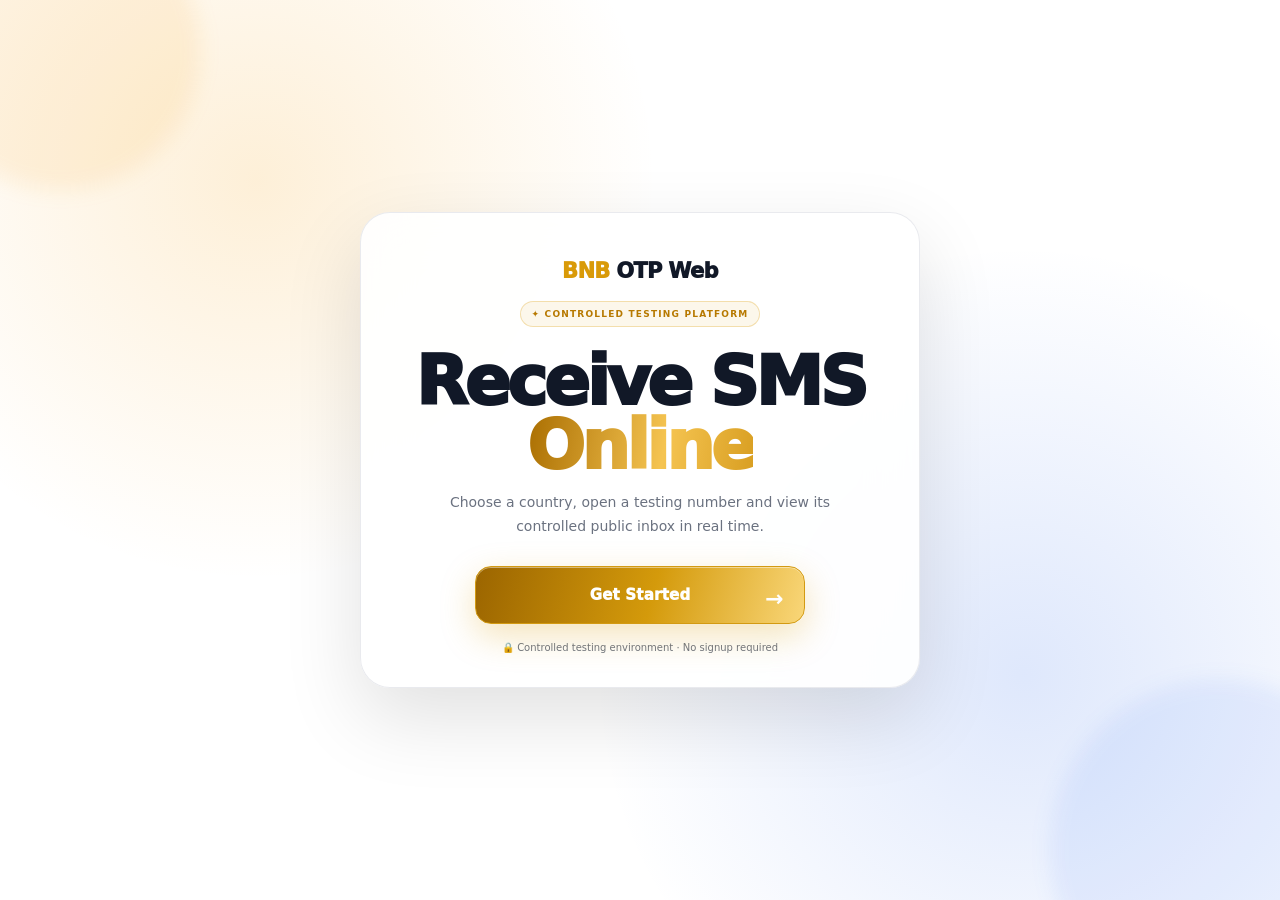
<file: frontend/index.before-final-fix-20261006-224224.html>
<!doctype html>
<html lang="en">
<head>
<meta charset="utf-8">
<meta name="viewport" content="width=device-width,initial-scale=1,viewport-fit=cover">
<title>BNB OTP Web</title>
<meta name="theme-color" content="#ffffff">
<style>
:root{
--bg:#fff;
--card:#fff;
--soft:#f6f7f9;
--text:#111827;
--muted:#6b7280;
--line:#e5e7eb;
--blue:#2563eb;
--blue2:#1d4ed8;
--green:#16a34a;
--red:#dc2626;
--shadow:0 5px 20px rgba(0,0,0,.055);
}
[data-theme="dark"]{
--bg:#0b0d10;
--card:#11151a;
--soft:#181d24;
--text:#f3f4f6;
--muted:#9ca3af;
--line:#29313b;
--blue:#60a5fa;
--blue2:#3b82f6;
--green:#4ade80;
--red:#f87171;
--shadow:0 8px 28px rgba(0,0,0,.25);
}
*{box-sizing:border-box}
html{scroll-behavior:auto}
body{
margin:0;
background:var(--bg);
color:var(--text);
font-family:Inter,system-ui,-apple-system,BlinkMacSystemFont,"Segoe UI",sans-serif;
-webkit-font-smoothing:antialiased;
}
button,input{font:inherit}
button{cursor:pointer}
a{text-decoration:none;color:inherit}
.container{width:min(1120px,100%);margin:auto;padding:0 16px}
header{
position:sticky;
top:0;
z-index:100;
background:var(--bg);
border-bottom:1px solid var(--line);
}
.nav{
height:62px;
display:flex;
align-items:center;
justify-content:space-between;
gap:12px;
}
.brand{
font-size:20px;
font-weight:900;
letter-spacing:-.6px;
}
.brand span{color:var(--blue)}
.nav-actions{display:flex;gap:7px}
.btn{
border:1px solid var(--line);
background:var(--card);
color:var(--text);
border-radius:10px;
padding:9px 12px;
font-weight:700;
}
.btn:hover{border-color:var(--blue)}
main{padding:20px 0 60px}
.hero{
text-align:center;
padding:28px 0 18px;
}
.hero h1{
margin:0 0 10px;
font-size:clamp(30px,6vw,48px);
line-height:1.05;
letter-spacing:-1.8px;
}
.hero p{
margin:auto;
max-width:700px;
color:var(--muted);
font-size:14px;
line-height:1.65;
}
.search{
max-width:680px;
margin:20px auto 0;
position:relative;
}
.search input{
width:100%;
height:48px;
border:1px solid var(--line);
background:var(--card);
color:var(--text);
border-radius:13px;
padding:0 15px;
outline:0;
}
.search input:focus{border-color:var(--blue)}
.section-title{
display:flex;
align-items:center;
justify-content:space-between;
gap:10px;
margin:26px 0 12px;
}
.section-title h2{
margin:0;
font-size:19px;
letter-spacing:-.3px;
}
.count{
color:var(--muted);
font-size:12px;
}
.country-grid{
display:grid;
grid-template-columns:repeat(4,1fr);
gap:10px;
}
.country-card{
width:100%;
border:1px solid var(--line);
background:var(--card);
color:var(--text);
border-radius:15px;
padding:14px;
text-align:left;
box-shadow:var(--shadow);
transition:.15s;
}
.country-card:hover{
transform:translateY(-2px);
border-color:var(--blue);
}
.country-row{
display:flex;
align-items:center;
gap:10px;
}
.flag{
font-size:28px;
width:35px;
text-align:center;
}
.country-name{
font-weight:800;
font-size:14px;
}
.country-dial{
font-size:12px;
color:var(--muted);
margin-top:3px;
}
.country-numbers{
font-size:11px;
color:var(--blue);
margin-top:8px;
}
.number-grid{
display:grid;
grid-template-columns:repeat(3,1fr);
gap:11px;
}
.number-card{
border:1px solid var(--line);
background:var(--card);
border-radius:16px;
padding:15px;
box-shadow:var(--shadow);
}
.number-head{
display:flex;
align-items:flex-start;
justify-content:space-between;
gap:8px;
}
.number{
font-size:17px;
font-weight:900;
letter-spacing:.1px;
word-break:break-all;
}
.status{
font-size:10px;
padding:4px 7px;
border-radius:999px;
background:var(--soft);
color:var(--muted);
white-space:nowrap;
}
.status.received{color:var(--green)}
.number-label{
font-size:12px;
color:var(--muted);
margin-top:7px;
}
.number-actions{
display:grid;
grid-template-columns:1fr 1fr;
gap:7px;
margin-top:13px;
}
.primary,.secondary{
border-radius:10px;
padding:10px 8px;
font-weight:800;
border:1px solid var(--line);
}
.primary{
background:var(--blue);
border-color:var(--blue);
color:#fff;
}
.primary:hover{background:var(--blue2)}
.secondary{
background:var(--soft);
color:var(--text);
}
.empty{
padding:34px 18px;
border:1px dashed var(--line);
border-radius:15px;
text-align:center;
color:var(--muted);
grid-column:1/-1;
}
#detail{display:none}
#detail.show{display:block}
#home.hide{display:none}
.detail-top{
display:flex;
align-items:center;
gap:8px;
margin:7px 0 18px;
}
.detail-title{
flex:1;
min-width:0;
font-size:22px;
font-weight:900;
word-break:break-all;
}
.back{
border:1px solid var(--line);
background:var(--card);
color:var(--text);
border-radius:10px;
padding:9px 12px;
font-weight:750;
}
.update{
border:1px solid var(--line);
background:var(--card);
color:var(--text);
border-radius:10px;
padding:9px 12px;
font-weight:800;
}
.update.busy{opacity:.6}
.number-box{
border:1px solid var(--line);
background:var(--card);
border-radius:18px;
padding:20px;
box-shadow:var(--shadow);
}
.small-label{
font-size:10px;
color:var(--muted);
font-weight:800;
letter-spacing:.8px;
}
.big-number{
font-size:clamp(25px,6vw,39px);
font-weight:950;
margin:7px 0 15px;
word-break:break-all;
}
.copy-big{
width:100%;
border:0;
background:var(--blue);
color:#fff;
border-radius:11px;
padding:12px;
font-weight:850;
}
.copy-big:hover{background:var(--blue2)}
.notice{
margin-top:12px;
padding:12px 14px;
background:var(--soft);
border-radius:12px;
color:var(--muted);
font-size:12px;
line-height:1.55;
}
.messages{
display:grid;
gap:11px;
}
.message{
border:1px solid var(--line);
background:var(--card);
border-radius:16px;
padding:16px;
box-shadow:var(--shadow);
}
.message-top{
display:flex;
justify-content:space-between;
gap:10px;
align-items:center;
}
.message-title{
font-size:12px;
font-weight:800;
color:var(--muted);
}
.copy-message{
border:1px solid var(--line);
background:var(--soft);
color:var(--text);
border-radius:9px;
padding:7px 9px;
font-size:11px;
font-weight:800;
}
.message-text{
font-size:15px;
line-height:1.55;
margin:11px 0;
white-space:pre-wrap;
overflow-wrap:anywhere;
}
.otp-row{
display:flex;
align-items:center;
justify-content:space-between;
gap:10px;
padding:10px 12px;
background:var(--soft);
border-radius:11px;
}
.otp-code{
font-size:34px;
font-weight:950;
letter-spacing:3px;
word-break:break-all;
}
.copy-otp{
border:0;
background:var(--blue);
color:#fff;
border-radius:9px;
padding:8px 10px;
font-weight:850;
}
.message-meta{
display:flex;
flex-wrap:wrap;
gap:12px;
margin-top:11px;
font-size:11px;
color:var(--muted);
}
.auto{
display:flex;
align-items:center;
justify-content:space-between;
gap:10px;
margin:13px 0;
padding:11px 13px;
border:1px solid var(--line);
background:var(--card);
border-radius:12px;
font-size:12px;
color:var(--muted);
}
.auto-left{display:flex;align-items:center;gap:7px}
.dot{
width:8px;
height:8px;
border-radius:50%;
background:var(--green);
box-shadow:0 0 0 4px color-mix(in srgb,var(--green) 12%,transparent);
}
footer{
border-top:1px solid var(--line);
padding:24px 0;
text-align:center;
font-size:11px;
color:var(--muted);
}
@media(max-width:900px){
.country-grid{grid-template-columns:repeat(3,1fr)}
.number-grid{grid-template-columns:repeat(2,1fr)}
}
@media(max-width:620px){
.container{padding:0 13px}
.nav{height:57px}
.brand{font-size:18px}
main{padding-top:10px}
.hero{padding:22px 0 12px}
.hero h1{font-size:33px}
.country-grid{grid-template-columns:repeat(2,1fr);gap:8px}
.country-card{padding:12px}
.number-grid{grid-template-columns:1fr}
.detail-top{flex-wrap:wrap}
.detail-title{order:3;flex-basis:100%;font-size:21px}
.update{margin-left:auto}
.number-actions{grid-template-columns:1fr 1fr}
}

/* ===== PREMIUM MOTION & MICRO-INTERACTIONS ===== */

html{
  scroll-behavior:auto;
}

body{
  transition:
    background-color .28s ease,
    color .28s ease;
}

header{
  backdrop-filter:saturate(150%) blur(14px);
  -webkit-backdrop-filter:saturate(150%) blur(14px);
  background:color-mix(in srgb,var(--bg) 88%,transparent);
  transition:
    background-color .28s ease,
    border-color .28s ease,
    box-shadow .28s ease;
}

header:hover{
  box-shadow:0 8px 30px rgba(0,0,0,.045);
}

.brand{
  transition:transform .22s ease,opacity .22s ease;
}

.brand:hover{
  transform:translateY(-1px);
  opacity:.88;
}

.btn,
.back,
.update,
.copy-big,
.primary,
.secondary,
.copy-message,
.copy-otp{
  position:relative;
  overflow:hidden;
  transform:translateZ(0);
  transition:
    transform .18s cubic-bezier(.22,1,.36,1),
    box-shadow .22s ease,
    background-color .22s ease,
    border-color .22s ease,
    opacity .22s ease;
  -webkit-tap-highlight-color:transparent;
}

.btn::after,
.back::after,
.update::after,
.copy-big::after,
.primary::after,
.secondary::after,
.copy-message::after,
.copy-otp::after{
  content:"";
  position:absolute;
  inset:0;
  background:linear-gradient(
    110deg,
    transparent 20%,
    rgba(255,255,255,.20) 48%,
    transparent 76%
  );
  transform:translateX(-130%);
  transition:transform .55s ease;
  pointer-events:none;
}

.btn:hover::after,
.back:hover::after,
.update:hover::after,
.copy-big:hover::after,
.primary:hover::after,
.secondary:hover::after,
.copy-message:hover::after,
.copy-otp:hover::after{
  transform:translateX(130%);
}

.btn:hover,
.back:hover,
.update:hover,
.copy-big:hover,
.primary:hover,
.secondary:hover,
.copy-message:hover,
.copy-otp:hover{
  transform:translateY(-2px);
  box-shadow:0 8px 22px rgba(37,99,235,.12);
}

.btn:active,
.back:active,
.update:active,
.copy-big:active,
.primary:active,
.secondary:active,
.copy-message:active,
.copy-otp:active{
  transform:translateY(1px) scale(.975);
  box-shadow:0 3px 10px rgba(0,0,0,.10);
}

.search input{
  transition:
    border-color .22s ease,
    box-shadow .25s ease,
    transform .22s ease,
    background-color .28s ease;
}

.search input:focus{
  transform:translateY(-1px);
  box-shadow:
    0 0 0 4px color-mix(in srgb,var(--blue) 12%,transparent),
    0 10px 28px rgba(0,0,0,.055);
}

.hero h1{
  animation:premiumFadeUp .65s cubic-bezier(.22,1,.36,1) both;
}

.hero p{
  animation:premiumFadeUp .65s .08s cubic-bezier(.22,1,.36,1) both;
}

.search{
  animation:premiumFadeUp .65s .15s cubic-bezier(.22,1,.36,1) both;
}

.country-card{
  position:relative;
  overflow:hidden;
  transform:translateZ(0);
  transition:
    transform .25s cubic-bezier(.22,1,.36,1),
    border-color .25s ease,
    box-shadow .25s ease,
    background-color .28s ease;
  animation:cardReveal .48s cubic-bezier(.22,1,.36,1) both;
}

.country-card::before{
  content:"";
  position:absolute;
  width:90px;
  height:90px;
  right:-45px;
  top:-45px;
  border-radius:50%;
  background:color-mix(in srgb,var(--blue) 9%,transparent);
  transition:transform .35s ease;
}

.country-card:hover{
  transform:translateY(-5px) scale(1.012);
  border-color:color-mix(in srgb,var(--blue) 65%,var(--line));
  box-shadow:
    0 14px 34px rgba(0,0,0,.075),
    0 0 0 1px color-mix(in srgb,var(--blue) 7%,transparent);
}

.country-card:hover::before{
  transform:scale(2.2);
}

.flag{
  transition:transform .3s cubic-bezier(.22,1,.36,1);
}

.country-card:hover .flag{
  transform:scale(1.14) rotate(-3deg);
}

.number-card{
  position:relative;
  overflow:hidden;
  transform:translateZ(0);
  transition:
    transform .25s cubic-bezier(.22,1,.36,1),
    border-color .25s ease,
    box-shadow .25s ease,
    background-color .28s ease;
  animation:cardReveal .5s cubic-bezier(.22,1,.36,1) both;
}

.number-card:hover{
  transform:translateY(-4px);
  border-color:color-mix(in srgb,var(--blue) 42%,var(--line));
  box-shadow:
    0 14px 32px rgba(0,0,0,.07),
    0 0 0 1px color-mix(in srgb,var(--blue) 5%,transparent);
}

.number{
  transition:color .2s ease,transform .2s ease;
}

.number-card:hover .number{
  color:var(--blue);
}

.status{
  transition:
    transform .2s ease,
    background-color .2s ease;
}

.number-card:hover .status{
  transform:scale(1.04);
}

.message{
  position:relative;
  overflow:hidden;
  transition:
    transform .24s cubic-bezier(.22,1,.36,1),
    border-color .24s ease,
    box-shadow .24s ease;
  animation:cardReveal .5s cubic-bezier(.22,1,.36,1) both;
}

.message:hover{
  transform:translateY(-3px);
  border-color:color-mix(in srgb,var(--blue) 32%,var(--line));
  box-shadow:0 13px 32px rgba(0,0,0,.07);
}

.message::before{
  content:"";
  position:absolute;
  left:0;
  top:0;
  bottom:0;
  width:3px;
  background:var(--blue);
  opacity:.65;
  transform:scaleY(0);
  transform-origin:center;
  transition:transform .3s ease;
}

.message:hover::before{
  transform:scaleY(1);
}

.otp-row{
  transition:
    transform .22s ease,
    box-shadow .25s ease,
    background-color .25s ease;
}

.message:hover .otp-row{
  transform:translateY(-1px);
  box-shadow:inset 0 0 0 1px color-mix(in srgb,var(--blue) 10%,transparent);
}

.otp-code{
  text-shadow:0 0 22px color-mix(in srgb,var(--blue) 18%,transparent);
  transition:
    transform .22s ease,
    color .22s ease,
    letter-spacing .22s ease;
}

.message:hover .otp-code{
  transform:scale(1.025);
  color:var(--blue);
}

.big-number{
  transition:
    transform .25s ease,
    color .25s ease;
}

.number-box:hover .big-number{
  transform:translateX(2px);
  color:var(--blue);
}

.dot{
  animation:pulseDot 1.8s ease-in-out infinite;
}

.update.busy{
  opacity:.6;
}

.update.busy{
  animation:spinButton .9s linear infinite;
}

.auto{
  transition:
    transform .22s ease,
    border-color .22s ease,
    box-shadow .22s ease;
}

.auto:hover{
  transform:translateY(-2px);
  box-shadow:0 8px 22px rgba(0,0,0,.05);
}

.empty{
  animation:premiumFadeUp .4s ease both;
}

footer{
  transition:border-color .28s ease;
}

#countryPage,
#detail{
  animation:pageEnter .42s cubic-bezier(.22,1,.36,1) both;
}

.copy-big:hover{
  box-shadow:0 10px 28px rgba(37,99,235,.20);
}

@keyframes premiumFadeUp{
  from{
    opacity:0;
    transform:translateY(12px);
  }
  to{
    opacity:1;
    transform:translateY(0);
  }
}

@keyframes cardReveal{
  from{
    opacity:0;
    transform:translateY(12px) scale(.985);
  }
  to{
    opacity:1;
    transform:translateY(0) scale(1);
  }
}

@keyframes pageEnter{
  from{
    opacity:0;
    transform:translateX(10px);
  }
  to{
    opacity:1;
    transform:translateX(0);
  }
}

@keyframes pulseDot{
  0%,100%{
    box-shadow:0 0 0 3px color-mix(in srgb,var(--green) 10%,transparent);
  }
  50%{
    box-shadow:0 0 0 7px color-mix(in srgb,var(--green) 3%,transparent);
  }
}

@keyframes spinButton{
  from{transform:rotate(0deg)}
  to{transform:rotate(360deg)}
}

@media(max-width:620px){
  .country-card:hover{
    transform:translateY(-3px);
  }

  .number-card:hover,
  .message:hover{
    transform:translateY(-2px);
  }

  .btn:hover,
  .back:hover,
  .update:hover,
  .copy-big:hover,
  .primary:hover,
  .secondary:hover,
  .copy-message:hover,
  .copy-otp:hover{
    transform:translateY(-1px);
  }

  .otp-code{
    font-size:32px;
    letter-spacing:2.5px;
  }
}

@media(prefers-reduced-motion:reduce){
  *,
  *::before,
  *::after{
    animation-duration:.01ms !important;
    animation-iteration-count:1 !important;
    scroll-behavior:auto !important;
    transition-duration:.01ms !important;
  }
}


/* ===== BNB OTP WEB — FULL PREMIUM EXPERIENCE ===== */

body{
  overflow-x:hidden;
}

button{
  -webkit-user-select:none;
  user-select:none;
}

.welcome-screen{
  position:fixed;
  inset:0;
  z-index:9999;
  display:flex;
  align-items:center;
  justify-content:center;
  padding:22px;
  overflow:hidden;
  background:
    radial-gradient(circle at 20% 20%,rgba(245,158,11,.16),transparent 32%),
    radial-gradient(circle at 80% 75%,rgba(37,99,235,.15),transparent 35%),
    var(--bg);
  transition:
    opacity .65s cubic-bezier(.22,1,.36,1),
    visibility .65s;
}

.welcome-screen.hide{
  opacity:0;
  visibility:hidden;
  pointer-events:none;
}

.welcome-glow{
  position:absolute;
  border-radius:50%;
  filter:blur(10px);
  pointer-events:none;
  animation:welcomeFloat 6s ease-in-out infinite;
}

.welcome-glow-a{
  width:280px;
  height:280px;
  background:rgba(245,158,11,.10);
  top:-90px;
  left:-80px;
}

.welcome-glow-b{
  width:340px;
  height:340px;
  background:rgba(37,99,235,.08);
  right:-110px;
  bottom:-120px;
  animation-delay:-3s;
}

.welcome-card{
  position:relative;
  width:min(560px,100%);
  padding:46px 34px 34px;
  text-align:center;
  border:1px solid color-mix(in srgb,var(--line) 85%,transparent);
  border-radius:30px;
  background:color-mix(in srgb,var(--card) 91%,transparent);
  backdrop-filter:blur(24px);
  -webkit-backdrop-filter:blur(24px);
  box-shadow:
    0 30px 80px rgba(0,0,0,.12),
    0 0 0 1px rgba(255,255,255,.04);
  animation:welcomeCardIn .8s cubic-bezier(.22,1,.36,1) both;
}

.welcome-logo{
  font-size:21px;
  font-weight:950;
  letter-spacing:-.7px;
  margin-bottom:18px;
}

.welcome-logo span{
  color:#d99a08;
}

.welcome-badge{
  display:inline-flex;
  padding:7px 11px;
  border:1px solid rgba(217,154,8,.28);
  border-radius:999px;
  background:rgba(217,154,8,.08);
  color:#b77900;
  font-size:9px;
  font-weight:900;
  letter-spacing:1.2px;
  animation:badgePulse 2.4s ease-in-out infinite;
}

[data-theme="dark"] .welcome-badge{
  color:#f5c451;
}

.welcome-card h1{
  margin:23px 0 13px;
  font-size:clamp(42px,9vw,68px);
  line-height:.94;
  letter-spacing:-3.5px;
  font-weight:950;
}

.welcome-card h1 span{
  background:linear-gradient(
    100deg,
    #a96d00,
    #f5c451,
    #c98a08,
    #ffe39a,
    #a96d00
  );
  background-size:250% auto;
  -webkit-background-clip:text;
  background-clip:text;
  color:transparent;
  animation:goldText 3.2s linear infinite;
}

.welcome-card p{
  max-width:430px;
  margin:0 auto 27px;
  color:var(--muted);
  font-size:14px;
  line-height:1.7;
}

.get-started{
  position:relative;
  width:min(330px,100%);
  height:58px;
  overflow:hidden;
  border:1px solid #d39a12;
  border-radius:16px;
  background:
    linear-gradient(
      105deg,
      #9b6500,
      #d49a0b 25%,
      #ffe08a 50%,
      #d49a0b 75%,
      #9b6500
    );
  background-size:220% auto;
  color:#fff;
  font-weight:950;
  font-size:15px;
  letter-spacing:.2px;
  box-shadow:
    0 12px 35px rgba(217,154,8,.27),
    inset 0 1px rgba(255,255,255,.45);
  animation:
    goldButton 3s linear infinite,
    getStartedFloat 2.8s ease-in-out infinite;
  transition:
    transform .22s cubic-bezier(.22,1,.36,1),
    box-shadow .22s ease;
}

.get-started span:not(.get-started-shine){
  position:relative;
  z-index:2;
}

.get-started b{
  position:absolute;
  right:20px;
  z-index:2;
  font-size:22px;
  transition:transform .25s ease;
}

.get-started-shine{
  position:absolute;
  inset:-50%;
  background:linear-gradient(
    110deg,
    transparent 42%,
    rgba(255,255,255,.65) 50%,
    transparent 58%
  );
  transform:translateX(-70%) rotate(10deg);
  animation:getStartedShine 2.7s ease-in-out infinite;
}

.get-started:hover{
  transform:translateY(-4px) scale(1.015);
  box-shadow:
    0 18px 45px rgba(217,154,8,.38),
    inset 0 1px rgba(255,255,255,.55);
}

.get-started:hover b{
  transform:translateX(5px);
}

.get-started:active{
  transform:translateY(1px) scale(.975);
}

.welcome-note{
  margin-top:18px;
  color:var(--muted);
  font-size:10px;
}

.hero h1,
.hero p,
.search,
.section-title{
  animation:premiumUp .65s cubic-bezier(.22,1,.36,1) both;
}

.hero p{animation-delay:.06s}
.search{animation-delay:.12s}
.section-title{animation-delay:.18s}

.country-card,
.number-card,
.message{
  animation:premiumCard .5s cubic-bezier(.22,1,.36,1) both;
}

.country-card:nth-child(2),
.number-card:nth-child(2),
.message:nth-child(2){animation-delay:.04s}
.country-card:nth-child(3),
.number-card:nth-child(3),
.message:nth-child(3){animation-delay:.08s}
.country-card:nth-child(4),
.number-card:nth-child(4),
.message:nth-child(4){animation-delay:.12s}
.country-card:nth-child(5),
.number-card:nth-child(5),
.message:nth-child(5){animation-delay:.16s}
.country-card:nth-child(6),
.number-card:nth-child(6),
.message:nth-child(6){animation-delay:.20s}

.country-card,
.number-card,
.message,
.number-box,
.auto{
  will-change:transform;
}

.country-card{
  transition:
    transform .28s cubic-bezier(.22,1,.36,1),
    box-shadow .28s ease,
    border-color .25s ease;
}

.country-card:hover{
  transform:translateY(-6px) scale(1.012);
  box-shadow:
    0 18px 40px rgba(0,0,0,.09),
    0 0 0 1px color-mix(in srgb,var(--blue) 10%,transparent);
}

.number-card{
  transition:
    transform .28s cubic-bezier(.22,1,.36,1),
    box-shadow .28s ease,
    border-color .25s ease;
}

.number-card:hover{
  transform:translateY(-5px);
  box-shadow:0 17px 38px rgba(0,0,0,.09);
}

.message{
  transition:
    transform .28s cubic-bezier(.22,1,.36,1),
    box-shadow .28s ease,
    border-color .25s ease;
}

.message:hover{
  transform:translateY(-4px);
  box-shadow:0 16px 36px rgba(0,0,0,.085);
}

.btn,
.back,
.update,
.primary,
.secondary,
.copy-big,
.copy-message,
.copy-otp{
  position:relative;
  overflow:hidden;
  transition:
    transform .2s cubic-bezier(.22,1,.36,1),
    box-shadow .2s ease,
    background-color .2s ease,
    border-color .2s ease;
}

.btn::after,
.back::after,
.update::after,
.primary::after,
.secondary::after,
.copy-big::after,
.copy-message::after,
.copy-otp::after{
  content:"";
  position:absolute;
  inset:0;
  background:linear-gradient(
    110deg,
    transparent 30%,
    rgba(255,255,255,.24) 50%,
    transparent 70%
  );
  transform:translateX(-130%);
  transition:transform .55s ease;
  pointer-events:none;
}

.btn:hover::after,
.back:hover::after,
.update:hover::after,
.primary:hover::after,
.secondary:hover::after,
.copy-big:hover::after,
.copy-message:hover::after,
.copy-otp:hover::after{
  transform:translateX(130%);
}

.btn:hover,
.back:hover,
.update:hover,
.primary:hover,
.secondary:hover,
.copy-big:hover,
.copy-message:hover,
.copy-otp:hover{
  transform:translateY(-2px);
  box-shadow:0 9px 24px rgba(37,99,235,.14);
}

.btn:active,
.back:active,
.update:active,
.primary:active,
.secondary:active,
.copy-big:active,
.copy-message:active,
.copy-otp:active{
  transform:translateY(1px) scale(.97);
}

.copy-big{
  box-shadow:0 9px 25px rgba(37,99,235,.17);
}

.otp-code{
  transition:
    transform .22s ease,
    color .22s ease;
  text-shadow:
    0 0 24px color-mix(in srgb,var(--blue) 17%,transparent);
}

.message:hover .otp-code{
  transform:scale(1.035);
  color:var(--blue);
}

.update.busy{
  animation:updateSpin .75s linear infinite;
}

.dot{
  animation:onlinePulse 1.8s ease-in-out infinite;
}

#countryPage,
#detail{
  animation:pageSlide .45s cubic-bezier(.22,1,.36,1) both;
}

.search input{
  transition:
    transform .22s ease,
    box-shadow .25s ease,
    border-color .22s ease;
}

.search input:focus{
  transform:translateY(-1px);
  box-shadow:
    0 0 0 4px color-mix(in srgb,var(--blue) 11%,transparent),
    0 12px 30px rgba(0,0,0,.055);
}

@keyframes welcomeCardIn{
  from{opacity:0;transform:translateY(28px) scale(.94)}
  to{opacity:1;transform:translateY(0) scale(1)}
}

@keyframes welcomeFloat{
  0%,100%{transform:translate3d(0,0,0) scale(1)}
  50%{transform:translate3d(18px,-14px,0) scale(1.08)}
}

@keyframes badgePulse{
  0%,100%{box-shadow:0 0 0 0 rgba(217,154,8,0)}
  50%{box-shadow:0 0 0 7px rgba(217,154,8,.05)}
}

@keyframes goldText{
  to{background-position:250% center}
}

@keyframes goldButton{
  to{background-position:220% center}
}

@keyframes getStartedFloat{
  0%,100%{transform:translateY(0)}
  50%{transform:translateY(-2px)}
}

@keyframes getStartedShine{
  0%,45%{transform:translateX(-80%) rotate(10deg)}
  70%,100%{transform:translateX(80%) rotate(10deg)}
}

@keyframes premiumUp{
  from{opacity:0;transform:translateY(14px)}
  to{opacity:1;transform:translateY(0)}
}

@keyframes premiumCard{
  from{opacity:0;transform:translateY(14px) scale(.985)}
  to{opacity:1;transform:translateY(0) scale(1)}
}

@keyframes pageSlide{
  from{opacity:0;transform:translateX(12px)}
  to{opacity:1;transform:translateX(0)}
}

@keyframes onlinePulse{
  0%,100%{box-shadow:0 0 0 3px color-mix(in srgb,var(--green) 9%,transparent)}
  50%{box-shadow:0 0 0 8px color-mix(in srgb,var(--green) 2%,transparent)}
}

@keyframes updateSpin{
  from{transform:rotate(0)}
  to{transform:rotate(360deg)}
}

@media(max-width:620px){
  .welcome-card{
    padding:38px 22px 27px;
    border-radius:25px;
  }

  .welcome-card h1{
    font-size:43px;
    letter-spacing:-2.5px;
  }

  .get-started{
    height:56px;
  }

  .country-card:hover{
    transform:translateY(-3px);
  }

  .number-card:hover,
  .message:hover{
    transform:translateY(-3px);
  }
}

@media(prefers-reduced-motion:reduce){
  *,
  *::before,
  *::after{
    animation-duration:.01ms !important;
    animation-iteration-count:1 !important;
    transition-duration:.01ms !important;
  }
}

</style>
</head>

<body>

<div id="welcomeScreen" class="welcome-screen">
  <div class="welcome-glow welcome-glow-a"></div>
  <div class="welcome-glow welcome-glow-b"></div>

  <div class="welcome-card">
    <div class="welcome-logo">
      <span>BNB</span> OTP Web
    </div>

    <div class="welcome-badge">✦ CONTROLLED TESTING PLATFORM</div>

    <h1>Receive SMS<br><span>Online</span></h1>

    <p>
      Choose a country, open a testing number and view its
      controlled public inbox in real time.
    </p>

    <button class="get-started" onclick="enterWebsite()">
      <span class="get-started-shine"></span>
      <span>Get Started</span>
      <b>→</b>
    </button>

    <div class="welcome-note">
      🔒 Controlled testing environment · No signup required
    </div>
  </div>
</div>


<header>
<div class="container nav">
<a class="brand" href="#" onclick="goHome();return false">BNB <span>OTP Web</span></a>
<div class="nav-actions">
<button class="btn" onclick="toggleTheme()" id="themeBtn">🌙</button>
</div>
</div>
</header>

<main class="container">

<section id="home">

<div class="hero">
<h1>Receive SMS Online</h1>
<p>
Choose a country, select an available testing number and open its
public inbox. Messages update automatically while the page is open.
</p>

<div class="search">
<input id="search" autocomplete="off"
placeholder="Search country, code or dial code..."
oninput="renderCountries()">
</div>
</div>

<div class="section-title">
<h2>Countries</h2>
<span id="countryCount" class="count"></span>
</div>

<div id="countries" class="country-grid"></div>

<div class="section-title">
<h2 id="numbersHeading">Available Numbers</h2>
<span id="numberCount" class="count"></span>
</div>

<div id="numbers" class="number-grid"></div>

</section>

<section id="countryPage" style="display:none">
  <div class="detail-top">
    <button class="back" onclick="goBack()">← Back</button>
    <div id="countryPageTitle" class="detail-title"></div>
    <button class="update" onclick="refreshCountry()">↻ Update</button>
  </div>
  <div class="section-head">
    <div>
      <div class="eyebrow">COUNTRY</div>
      <h2 id="countryPageHeading">Available Numbers</h2>
    </div>
    <div id="countryPageCount" class="muted"></div>
  </div>
  <div id="countryNumbers" class="number-grid"></div>
</section>

<section id="detail">

<div class="detail-top">
<button class="back" onclick="goBack()">← Back</button>
<div id="detailTitle" class="detail-title"></div>
<button class="update" id="updateBtn" onclick="manualUpdate()">↻ Update</button>
</div>

<div class="number-box">
<div class="small-label">PHONE NUMBER</div>
<div id="bigNumber" class="big-number"></div>

<button class="copy-big" onclick="copyNumber()">
Copy Number
</button>

<div class="notice">
This is a public controlled-testing inbox. Do not use it for
private, sensitive or important accounts.
</div>
</div>

<div class="auto">
<div class="auto-left">
<span class="dot"></span>
<span>Automatic updates enabled</span>
</div>
<span id="lastUpdate">Updating...</span>
</div>

<div class="section-title">
<h2>Latest Messages</h2>
<span id="messageCount" class="count"></span>
</div>

<div id="messages" class="messages"></div>

</section>

</main>

<footer>
<div class="container">
BNB OTP Web · Controlled testing environment
</div>
</footer>

<script>

function enterWebsite(){
  const screen=$("welcomeScreen");
  if(!screen)return;

  screen.classList.add("hide");
  localStorage.setItem("bnb_welcome_seen","1");

  setTimeout(()=>{
    screen.style.display="none";
    window.scrollTo(0,0);
  },700);
}

function restoreWelcome(){
  const screen=$("welcomeScreen");
  if(!screen)return;

  if(localStorage.getItem("bnb_welcome_seen")==="1"){
    screen.style.display="none";
  }else{
    screen.style.display="flex";
  }
}


const API="https://bnb-otp-web.hafejnayem1743.workers.dev/api";

let countries=[];
let numbers=[];
let selectedCountry=null;
let activeNumber=null;
let refreshTimer=null;

const $=id=>document.getElementById(id);

async function api(path){
const response=await fetch(API+path,{
cache:"no-store",
headers:{Accept:"application/json"}
});
if(!response.ok)throw new Error("HTTP "+response.status);
return response.json();
}

function esc(value){
return String(value??"").replace(/[&<>"']/g,char=>({
"&":"&amp;",
"<":"&lt;",
">":"&gt;",
'"':"&quot;",
"'":"&#039;"
}[char]));
}

function countryFlag(country){
if(country.flag)return country.flag;

const code=String(country.code||"").toUpperCase();

if(code.length===2){
return String.fromCodePoint(
...code.split("").map(c=>127397+c.charCodeAt(0))
);
}

return "🌐";
}

function copyText(text,button){
if(navigator.clipboard&&window.isSecureContext){
navigator.clipboard.writeText(String(text)).then(()=>{
copied(button);
});
return;
}

const area=document.createElement("textarea");
area.value=String(text);
area.style.position="fixed";
area.style.opacity="0";
document.body.appendChild(area);
area.focus();
area.select();

try{
document.execCommand("copy");
copied(button);
}catch(e){}

area.remove();
}

function copied(button){
if(!button)return;
const old=button.textContent;
button.textContent="Copied ✓";
setTimeout(()=>button.textContent=old,1300);
}

function copyNumber(){
if(activeNumber)copyText(activeNumber.number,$(".copy-big"));
}

function copyOtp(code,button){
copyText(code,button);
}

function copyMessage(message,button){
copyText(message,button);
}

function formatTime(value){
    if(!value)return "Unknown time";
    const n=Number(value);
    const date=new Date(Number.isFinite(n)&&n<100000000000?n*1000:n);
    if(isNaN(date.getTime()))return String(value);

    const seconds=Math.max(0,Math.floor((Date.now()-date.getTime())/1000));
    if(seconds<10)return "just now";
    if(seconds<60)return seconds+" seconds ago";

    const minutes=Math.floor(seconds/60);
    if(minutes<60)return minutes+" minute"+(minutes===1?"":"s")+" ago";

    const hours=Math.floor(minutes/60);
    if(hours<24)return hours+" hour"+(hours===1?"":"s")+" ago";

    const days=Math.floor(hours/24);
    if(days<7)return days+" day"+(days===1?"":"s")+" ago";

    return date.toLocaleString();
  }

async function loadData(){
try{
const result=await Promise.all([
api("/countries"),
api("/numbers")
]);

countries=result[0].countries||result[0]||[];
numbers=result[1].numbers||result[1]||[];

renderCountries();
renderNumbers();
}catch(error){
$("countries").innerHTML=
'<div class="empty">Countries could not be loaded.</div>';

$("numbers").innerHTML=
'<div class="empty">Numbers could not be loaded.</div>';
}
}

function numberCountryId(number){
if(number.country_id!==null&&number.country_id!==undefined){
return Number(number.country_id);
}

const raw=String(number.number||"").replace(/\D/g,"");

for(const country of countries){
const dial=String(country.dial_code||"").replace(/\D/g,"");
if(dial&&raw.startsWith(dial))return Number(country.id);
}

return null;
}

function numbersForCountry(id){
return numbers.filter(n=>numberCountryId(n)===Number(id));
}

function renderCountries(){
const query=$("search").value.trim().toLowerCase();

const list=countries.filter(c=>
!query||
String(c.name||"").toLowerCase().includes(query)||
String(c.code||"").toLowerCase().includes(query)||
String(c.dial_code||"").toLowerCase().includes(query)
);

$("countryCount").textContent=list.length+" countries";

$("countries").innerHTML=list.map(c=>{
const total=numbersForCountry(c.id).length;

return `
<button class="country-card" onclick="selectCountry(${Number(c.id)})">
<div class="country-row">
<div class="flag">${esc(countryFlag(c))}</div>
<div>
<div class="country-name">${esc(c.name)}</div>
<div class="country-dial">${esc(c.dial_code||"")}</div>
</div>
</div>
<div class="country-numbers">
${total} ${total===1?"number":"numbers"} available
</div>
</button>`;
}).join("")||
'<div class="empty">No countries found.</div>';
}

function renderNumbers(){
let list=numbers;

if(selectedCountry!==null){
list=numbersForCountry(selectedCountry);
}

$("numbersHeading").textContent=
selectedCountry===null?"Available Numbers":"Numbers in Selected Country";

$("numberCount").textContent=list.length+" numbers";

$("numbers").innerHTML=list.map(n=>`
<article class="number-card">
<div class="number-head">
<div class="number">${esc(n.number)}</div>
<span class="status ${n.status==="received"?"received":""}">
${esc(n.status||"waiting")}
</span>
</div>

<div class="number-label">
${esc(n.label||"Public testing number")}
</div>

<div class="number-actions">
<button class="secondary"
onclick="copyText('${esc(String(n.number).replace(/'/g,"&#039;"))}',this)">
Copy Number
</button>

<button class="primary"
onclick="openNumber(${Number(n.id)})">
Open Inbox
</button>
</div>
</article>
`).join("")||
'<div class="empty">No numbers available.</div>';
}

function selectCountry(id,push=true){
    selectedCountry=Number(id);
    renderCountryPage();
    $("home").classList.add("hide");
    $("countryPage").style.display="block";
    $("detail").classList.remove("show");

    if(push){
      history.pushState({view:"country",id:selectedCountry},"","#country-"+selectedCountry);
    }
    window.scrollTo(0,0);
  }

  function renderCountryPage(){
    const country=countries.find(c=>Number(c.id)===Number(selectedCountry));
    if(!country){ goHome(); return; }

    const list=numbersForCountry(selectedCountry);

    $("countryPageTitle").textContent=countryFlag(country)+" "+(country.name||"Country");
    $("countryPageHeading").textContent=(country.name||"Country")+" Numbers";
    $("countryPageCount").textContent=list.length+" "+(list.length===1?"number":"numbers");

    $("countryNumbers").innerHTML=list.map(n=>`
      <article class="number-card">
        <div class="number-head">
          <div class="number">${esc(n.number)}</div>
          <span class="status ${n.status==="received"?"received":""}">${esc(n.status||"waiting")}</span>
        </div>
        <div class="number-label">${esc(n.label||"Public testing number")}</div>
        <div class="number-actions">
          <button class="secondary" onclick="copyText('${esc(String(n.number).replace(/'/g,"&#039;"))}',this)">Copy Number</button>
          <button class="primary" onclick="openNumber(${Number(n.id)})">Open Inbox</button>
        </div>
      </article>
    `).join("") || '<div class="empty">No numbers available for this country.</div>';
  }

  function refreshCountry(){
    renderCountryPage();
  }

async function openNumber(id,push=true){
    try{
      const response=await api("/numbers/"+id);
      activeNumber=response.number||response;

      $("home").classList.add("hide");
      $("countryPage").style.display="none";
      $("detail").classList.add("show");

      $("detailTitle").textContent=activeNumber.number||"";
      $("bigNumber").textContent=activeNumber.number||"";

      if(push){
        history.pushState({view:"number",id:Number(id)},"","#number-"+id);
      }

      await loadInbox();
      startAutoRefresh();
      window.scrollTo(0,0);
    }catch(error){
      alert("Unable to open inbox.");
    }
  }

async function loadInbox(){
if(!activeNumber)return;

try{
const response=await api(
"/numbers/"+activeNumber.id+"/otps"
);

const list=response.otps||response||[];

$("messageCount").textContent=
list.length+" "+(list.length===1?"message":"messages");

$("messages").innerHTML=list.length?
list.map(message=>{
const code=String(message.code||"").trim();
const body=String(
message.message||"Controlled test OTP message"
);

return `
<article class="message">

<div class="message-top">
<div class="message-title">Message</div>

<button class="copy-message"
onclick='copyMessage(${JSON.stringify(body)},this)'>
Copy Message
</button>
</div>

<div class="message-text">${esc(body)}</div>

${code?`
<div class="otp-row">
<div class="otp-code">${esc(code)}</div>
<button class="copy-otp"
onclick='copyOtp(${JSON.stringify(code)},this)'>
Copy OTP
</button>
</div>
`:""}

<div class="message-meta">
<span>Sender: ${esc(message.source||"CONTROLLED_TEST")}</span>
<span>Time: ${esc(formatTime(message.created_at))}</span>
</div>

</article>`;
}).join("")
:
'<div class="empty">No messages yet.</div>';

$("lastUpdate").textContent=
"Updated "+new Date().toLocaleTimeString();

}catch(error){
$("messages").innerHTML=
'<div class="empty">Unable to update messages.</div>';
}
}

function startAutoRefresh(){
stopAutoRefresh();
refreshTimer=setInterval(()=>{
if(activeNumber)loadInbox();
},10000);
}

function stopAutoRefresh(){
if(refreshTimer){
clearInterval(refreshTimer);
refreshTimer=null;
}
}

async function manualUpdate(){
const button=$("updateBtn");
button.disabled=true;
button.classList.add("busy");
button.textContent="↻ Updating...";

await loadInbox();

button.textContent="✓ Updated";

setTimeout(()=>{
button.disabled=false;
button.classList.remove("busy");
button.textContent="↻ Update";
},900);
}

function goHome(){
    stopAutoRefresh();
    activeNumber=null;
    selectedCountry=null;

    $("detail").classList.remove("show");
    $("countryPage").style.display="none";
    $("home").classList.remove("hide");

    history.pushState({view:"home"},"","#");
    renderCountries();
    renderNumbers();
    window.scrollTo(0,0);
  }

  function goBack(){
    stopAutoRefresh();

    if(activeNumber){
      activeNumber=null;
      if(selectedCountry!==null){
        $("detail").classList.remove("show");
        $("home").classList.add("hide");
        $("countryPage").style.display="block";
        renderCountryPage();
        history.pushState({view:"country",id:selectedCountry},"","#country-"+selectedCountry);
      }else{
        goHome();
      }
      window.scrollTo(0,0);
      return;
    }

    if(selectedCountry!==null){
      goHome();
      return;
    }

    goHome();
  }

function toggleTheme(){
const dark=document.documentElement.dataset.theme==="dark";

document.documentElement.dataset.theme=
dark?"":"dark";

localStorage.setItem(
"bnb_theme",
dark?"light":"dark"
);

$("themeBtn").textContent=
dark?"🌙":"☀️";
}

(function(){
if(localStorage.getItem("bnb_theme")==="dark"){
document.documentElement.dataset.theme="dark";
$("themeBtn").textContent="☀️";
}
})();

  async function restoreRoute(){
    const hash=window.location.hash||"";

    if(hash.startsWith("#number-")){
      const id=Number(hash.slice(8));
      if(Number.isFinite(id)&&id>0){
        await openNumber(id,false);
        return;
      }
    }

    if(hash.startsWith("#country-")){
      const id=Number(hash.slice(9));
      if(Number.isFinite(id)&&id>0){
        selectCountry(id,false);
        return;
      }
    }

    stopAutoRefresh();
    activeNumber=null;
    selectedCountry=null;
    $("detail").classList.remove("show");
    $("countryPage").style.display="none";
    $("home").classList.remove("hide");
    renderCountries();
    renderNumbers();
    window.scrollTo(0,0);
  }

  window.addEventListener("popstate",restoreRoute);
  restoreWelcome();
  loadData().then(restoreRoute);

</script>

</body>
</html>
</file>
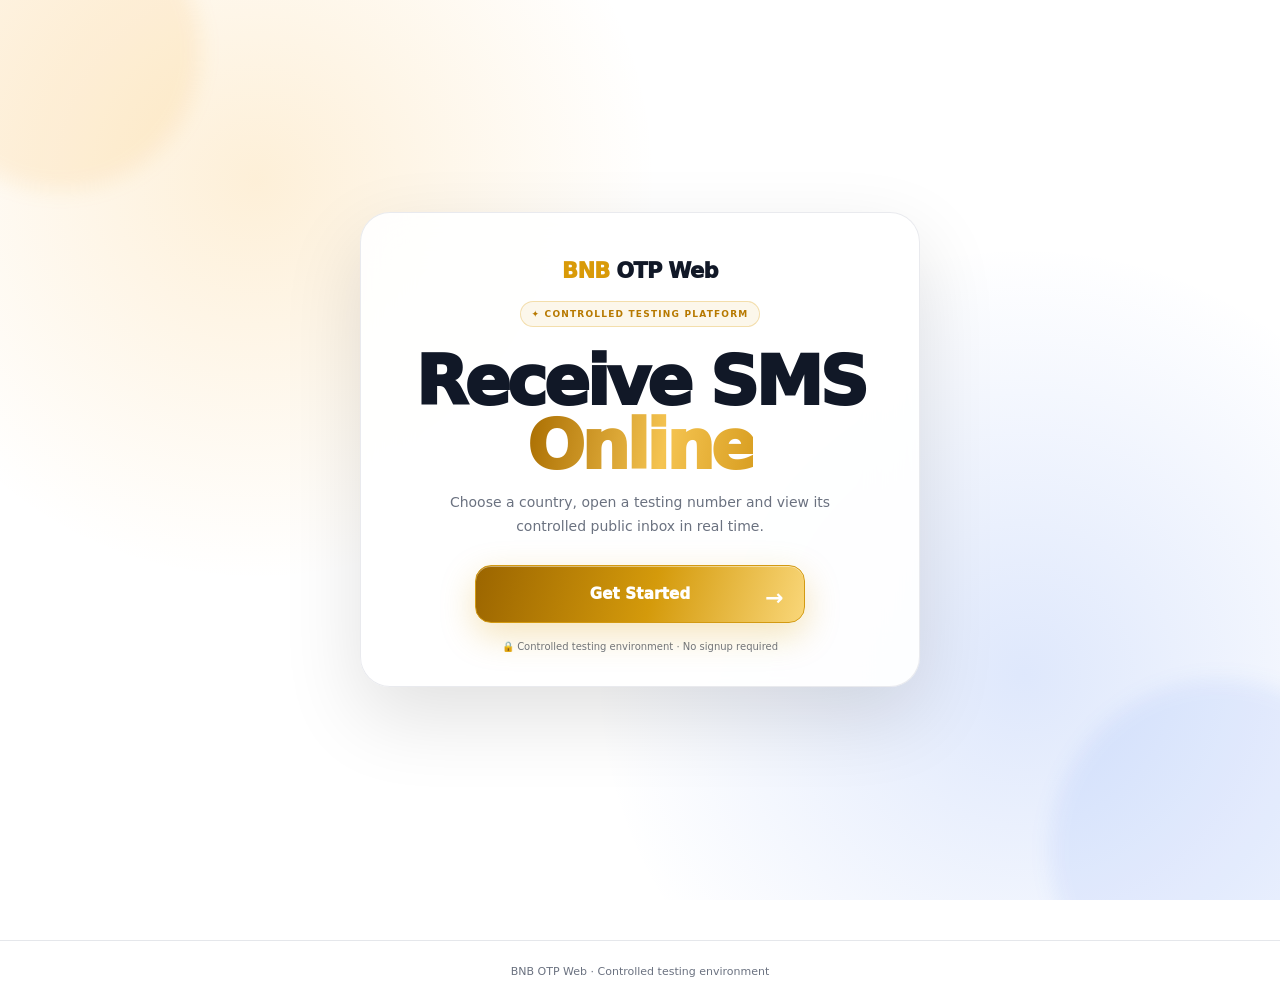
<file: frontend/index.before-final-footer-20261006-225031.html>
<!doctype html>
<html lang="en">
<head>
<meta charset="utf-8">
<meta name="viewport" content="width=device-width,initial-scale=1,viewport-fit=cover">
<title>BNB OTP Web</title>
<meta name="theme-color" content="#ffffff">
<style>
:root{
--bg:#fff;
--card:#fff;
--soft:#f6f7f9;
--text:#111827;
--muted:#6b7280;
--line:#e5e7eb;
--blue:#2563eb;
--blue2:#1d4ed8;
--green:#16a34a;
--red:#dc2626;
--shadow:0 5px 20px rgba(0,0,0,.055);
}
[data-theme="dark"]{
--bg:#0b0d10;
--card:#11151a;
--soft:#181d24;
--text:#f3f4f6;
--muted:#9ca3af;
--line:#29313b;
--blue:#60a5fa;
--blue2:#3b82f6;
--green:#4ade80;
--red:#f87171;
--shadow:0 8px 28px rgba(0,0,0,.25);
}
*{box-sizing:border-box}
html{scroll-behavior:auto}
body{
margin:0;
background:var(--bg);
color:var(--text);
font-family:Inter,system-ui,-apple-system,BlinkMacSystemFont,"Segoe UI",sans-serif;
-webkit-font-smoothing:antialiased;
}
button,input{font:inherit}
button{cursor:pointer}
a{text-decoration:none;color:inherit}
.container{width:min(1120px,100%);margin:auto;padding:0 16px}
header{
position:sticky;
top:0;
z-index:100;
background:var(--bg);
border-bottom:1px solid var(--line);
}
.nav{
height:62px;
display:flex;
align-items:center;
justify-content:space-between;
gap:12px;
}
.brand{
font-size:20px;
font-weight:900;
letter-spacing:-.6px;
}
.brand span{color:var(--blue)}
.nav-actions{display:flex;gap:7px}
.btn{
border:1px solid var(--line);
background:var(--card);
color:var(--text);
border-radius:10px;
padding:9px 12px;
font-weight:700;
}
.btn:hover{border-color:var(--blue)}
main{padding:20px 0 60px}
.hero{
text-align:center;
padding:28px 0 18px;
}
.hero h1{
margin:0 0 10px;
font-size:clamp(30px,6vw,48px);
line-height:1.05;
letter-spacing:-1.8px;
}
.hero p{
margin:auto;
max-width:700px;
color:var(--muted);
font-size:14px;
line-height:1.65;
}
.search{
max-width:680px;
margin:20px auto 0;
position:relative;
}
.search input{
width:100%;
height:48px;
border:1px solid var(--line);
background:var(--card);
color:var(--text);
border-radius:13px;
padding:0 15px;
outline:0;
}
.search input:focus{border-color:var(--blue)}
.section-title{
display:flex;
align-items:center;
justify-content:space-between;
gap:10px;
margin:26px 0 12px;
}
.section-title h2{
margin:0;
font-size:19px;
letter-spacing:-.3px;
}
.count{
color:var(--muted);
font-size:12px;
}
.country-grid{
display:grid;
grid-template-columns:repeat(4,1fr);
gap:10px;
}
.country-card{
width:100%;
border:1px solid var(--line);
background:var(--card);
color:var(--text);
border-radius:15px;
padding:14px;
text-align:left;
box-shadow:var(--shadow);
transition:.15s;
}
.country-card:hover{
transform:translateY(-2px);
border-color:var(--blue);
}
.country-row{
display:flex;
align-items:center;
gap:10px;
}
.flag{
font-size:28px;
width:35px;
text-align:center;
}
.country-name{
font-weight:800;
font-size:14px;
}
.country-dial{
font-size:12px;
color:var(--muted);
margin-top:3px;
}
.country-numbers{
font-size:11px;
color:var(--blue);
margin-top:8px;
}
.number-grid{
display:grid;
grid-template-columns:repeat(3,1fr);
gap:11px;
}
.number-card{
border:1px solid var(--line);
background:var(--card);
border-radius:16px;
padding:15px;
box-shadow:var(--shadow);
}
.number-head{
display:flex;
align-items:flex-start;
justify-content:space-between;
gap:8px;
}
.number{
font-size:17px;
font-weight:900;
letter-spacing:.1px;
word-break:break-all;
}
.status{
font-size:10px;
padding:4px 7px;
border-radius:999px;
background:var(--soft);
color:var(--muted);
white-space:nowrap;
}
.status.received{color:var(--green)}
.number-label{
font-size:12px;
color:var(--muted);
margin-top:7px;
}
.number-actions{
display:grid;
grid-template-columns:1fr 1fr;
gap:7px;
margin-top:13px;
}
.primary,.secondary{
border-radius:10px;
padding:10px 8px;
font-weight:800;
border:1px solid var(--line);
}
.primary{
background:var(--blue);
border-color:var(--blue);
color:#fff;
}
.primary:hover{background:var(--blue2)}
.secondary{
background:var(--soft);
color:var(--text);
}
.empty{
padding:34px 18px;
border:1px dashed var(--line);
border-radius:15px;
text-align:center;
color:var(--muted);
grid-column:1/-1;
}
#detail{display:none}
#detail.show{display:block}
#home.hide{display:none}
.detail-top{
display:flex;
align-items:center;
gap:8px;
margin:7px 0 18px;
}
.detail-title{
flex:1;
min-width:0;
font-size:22px;
font-weight:900;
word-break:break-all;
}
.back{
border:1px solid var(--line);
background:var(--card);
color:var(--text);
border-radius:10px;
padding:9px 12px;
font-weight:750;
}
.update{
border:1px solid var(--line);
background:var(--card);
color:var(--text);
border-radius:10px;
padding:9px 12px;
font-weight:800;
}
.update.busy{opacity:.6}
.number-box{
border:1px solid var(--line);
background:var(--card);
border-radius:18px;
padding:20px;
box-shadow:var(--shadow);
}
.small-label{
font-size:10px;
color:var(--muted);
font-weight:800;
letter-spacing:.8px;
}
.big-number{
font-size:clamp(25px,6vw,39px);
font-weight:950;
margin:7px 0 15px;
word-break:break-all;
}
.copy-big{
width:100%;
border:0;
background:var(--blue);
color:#fff;
border-radius:11px;
padding:12px;
font-weight:850;
}
.copy-big:hover{background:var(--blue2)}
.notice{
margin-top:12px;
padding:12px 14px;
background:var(--soft);
border-radius:12px;
color:var(--muted);
font-size:12px;
line-height:1.55;
}
.messages{
display:grid;
gap:11px;
}
.message{
border:1px solid var(--line);
background:var(--card);
border-radius:16px;
padding:16px;
box-shadow:var(--shadow);
}
.message-top{
display:flex;
justify-content:space-between;
gap:10px;
align-items:center;
}
.message-title{
font-size:12px;
font-weight:800;
color:var(--muted);
}
.copy-message{
border:1px solid var(--line);
background:var(--soft);
color:var(--text);
border-radius:9px;
padding:7px 9px;
font-size:11px;
font-weight:800;
}
.message-text{
font-size:15px;
line-height:1.55;
margin:11px 0;
white-space:pre-wrap;
overflow-wrap:anywhere;
}
.otp-row{
display:flex;
align-items:center;
justify-content:space-between;
gap:10px;
padding:10px 12px;
background:var(--soft);
border-radius:11px;
}
.otp-code{
font-size:34px;
font-weight:950;
letter-spacing:3px;
word-break:break-all;
}
.copy-otp{
border:0;
background:var(--blue);
color:#fff;
border-radius:9px;
padding:8px 10px;
font-weight:850;
}
.message-meta{
display:flex;
flex-wrap:wrap;
gap:12px;
margin-top:11px;
font-size:11px;
color:var(--muted);
}
.auto{
display:flex;
align-items:center;
justify-content:space-between;
gap:10px;
margin:13px 0;
padding:11px 13px;
border:1px solid var(--line);
background:var(--card);
border-radius:12px;
font-size:12px;
color:var(--muted);
}
.auto-left{display:flex;align-items:center;gap:7px}
.dot{
width:8px;
height:8px;
border-radius:50%;
background:var(--green);
box-shadow:0 0 0 4px color-mix(in srgb,var(--green) 12%,transparent);
}
footer{
border-top:1px solid var(--line);
padding:24px 0;
text-align:center;
font-size:11px;
color:var(--muted);
}
@media(max-width:900px){
.country-grid{grid-template-columns:repeat(3,1fr)}
.number-grid{grid-template-columns:repeat(2,1fr)}
}
@media(max-width:620px){
.container{padding:0 13px}
.nav{height:57px}
.brand{font-size:18px}
main{padding-top:10px}
.hero{padding:22px 0 12px}
.hero h1{font-size:33px}
.country-grid{grid-template-columns:repeat(2,1fr);gap:8px}
.country-card{padding:12px}
.number-grid{grid-template-columns:1fr}
.detail-top{flex-wrap:wrap}
.detail-title{order:3;flex-basis:100%;font-size:21px}
.update{margin-left:auto}
.number-actions{grid-template-columns:1fr 1fr}
}

/* ===== PREMIUM MOTION & MICRO-INTERACTIONS ===== */

html{
  scroll-behavior:auto;
}

body{
  transition:
    background-color .28s ease,
    color .28s ease;
}

header{
  backdrop-filter:saturate(150%) blur(14px);
  -webkit-backdrop-filter:saturate(150%) blur(14px);
  background:color-mix(in srgb,var(--bg) 88%,transparent);
  transition:
    background-color .28s ease,
    border-color .28s ease,
    box-shadow .28s ease;
}

header:hover{
  box-shadow:0 8px 30px rgba(0,0,0,.045);
}

.brand{
  transition:transform .22s ease,opacity .22s ease;
}

.brand:hover{
  transform:translateY(-1px);
  opacity:.88;
}

.btn,
.back,
.update,
.copy-big,
.primary,
.secondary,
.copy-message,
.copy-otp{
  position:relative;
  overflow:hidden;
  transform:translateZ(0);
  transition:
    transform .18s cubic-bezier(.22,1,.36,1),
    box-shadow .22s ease,
    background-color .22s ease,
    border-color .22s ease,
    opacity .22s ease;
  -webkit-tap-highlight-color:transparent;
}

.btn::after,
.back::after,
.update::after,
.copy-big::after,
.primary::after,
.secondary::after,
.copy-message::after,
.copy-otp::after{
  content:"";
  position:absolute;
  inset:0;
  background:linear-gradient(
    110deg,
    transparent 20%,
    rgba(255,255,255,.20) 48%,
    transparent 76%
  );
  transform:translateX(-130%);
  transition:transform .55s ease;
  pointer-events:none;
}

.btn:hover::after,
.back:hover::after,
.update:hover::after,
.copy-big:hover::after,
.primary:hover::after,
.secondary:hover::after,
.copy-message:hover::after,
.copy-otp:hover::after{
  transform:translateX(130%);
}

.btn:hover,
.back:hover,
.update:hover,
.copy-big:hover,
.primary:hover,
.secondary:hover,
.copy-message:hover,
.copy-otp:hover{
  transform:translateY(-2px);
  box-shadow:0 8px 22px rgba(37,99,235,.12);
}

.btn:active,
.back:active,
.update:active,
.copy-big:active,
.primary:active,
.secondary:active,
.copy-message:active,
.copy-otp:active{
  transform:translateY(1px) scale(.975);
  box-shadow:0 3px 10px rgba(0,0,0,.10);
}

.search input{
  transition:
    border-color .22s ease,
    box-shadow .25s ease,
    transform .22s ease,
    background-color .28s ease;
}

.search input:focus{
  transform:translateY(-1px);
  box-shadow:
    0 0 0 4px color-mix(in srgb,var(--blue) 12%,transparent),
    0 10px 28px rgba(0,0,0,.055);
}

.hero h1{
  animation:premiumFadeUp .65s cubic-bezier(.22,1,.36,1) both;
}

.hero p{
  animation:premiumFadeUp .65s .08s cubic-bezier(.22,1,.36,1) both;
}

.search{
  animation:premiumFadeUp .65s .15s cubic-bezier(.22,1,.36,1) both;
}

.country-card{
  position:relative;
  overflow:hidden;
  transform:translateZ(0);
  transition:
    transform .25s cubic-bezier(.22,1,.36,1),
    border-color .25s ease,
    box-shadow .25s ease,
    background-color .28s ease;
  animation:cardReveal .48s cubic-bezier(.22,1,.36,1) both;
}

.country-card::before{
  content:"";
  position:absolute;
  width:90px;
  height:90px;
  right:-45px;
  top:-45px;
  border-radius:50%;
  background:color-mix(in srgb,var(--blue) 9%,transparent);
  transition:transform .35s ease;
}

.country-card:hover{
  transform:translateY(-5px) scale(1.012);
  border-color:color-mix(in srgb,var(--blue) 65%,var(--line));
  box-shadow:
    0 14px 34px rgba(0,0,0,.075),
    0 0 0 1px color-mix(in srgb,var(--blue) 7%,transparent);
}

.country-card:hover::before{
  transform:scale(2.2);
}

.flag{
  transition:transform .3s cubic-bezier(.22,1,.36,1);
}

.country-card:hover .flag{
  transform:scale(1.14) rotate(-3deg);
}

.number-card{
  position:relative;
  overflow:hidden;
  transform:translateZ(0);
  transition:
    transform .25s cubic-bezier(.22,1,.36,1),
    border-color .25s ease,
    box-shadow .25s ease,
    background-color .28s ease;
  animation:cardReveal .5s cubic-bezier(.22,1,.36,1) both;
}

.number-card:hover{
  transform:translateY(-4px);
  border-color:color-mix(in srgb,var(--blue) 42%,var(--line));
  box-shadow:
    0 14px 32px rgba(0,0,0,.07),
    0 0 0 1px color-mix(in srgb,var(--blue) 5%,transparent);
}

.number{
  transition:color .2s ease,transform .2s ease;
}

.number-card:hover .number{
  color:var(--blue);
}

.status{
  transition:
    transform .2s ease,
    background-color .2s ease;
}

.number-card:hover .status{
  transform:scale(1.04);
}

.message{
  position:relative;
  overflow:hidden;
  transition:
    transform .24s cubic-bezier(.22,1,.36,1),
    border-color .24s ease,
    box-shadow .24s ease;
  animation:cardReveal .5s cubic-bezier(.22,1,.36,1) both;
}

.message:hover{
  transform:translateY(-3px);
  border-color:color-mix(in srgb,var(--blue) 32%,var(--line));
  box-shadow:0 13px 32px rgba(0,0,0,.07);
}

.message::before{
  content:"";
  position:absolute;
  left:0;
  top:0;
  bottom:0;
  width:3px;
  background:var(--blue);
  opacity:.65;
  transform:scaleY(0);
  transform-origin:center;
  transition:transform .3s ease;
}

.message:hover::before{
  transform:scaleY(1);
}

.otp-row{
  transition:
    transform .22s ease,
    box-shadow .25s ease,
    background-color .25s ease;
}

.message:hover .otp-row{
  transform:translateY(-1px);
  box-shadow:inset 0 0 0 1px color-mix(in srgb,var(--blue) 10%,transparent);
}

.otp-code{
  text-shadow:0 0 22px color-mix(in srgb,var(--blue) 18%,transparent);
  transition:
    transform .22s ease,
    color .22s ease,
    letter-spacing .22s ease;
}

.message:hover .otp-code{
  transform:scale(1.025);
  color:var(--blue);
}

.big-number{
  transition:
    transform .25s ease,
    color .25s ease;
}

.number-box:hover .big-number{
  transform:translateX(2px);
  color:var(--blue);
}

.dot{
  animation:pulseDot 1.8s ease-in-out infinite;
}

.update.busy{
  opacity:.6;
}

.update.busy{
  animation:spinButton .9s linear infinite;
}

.auto{
  transition:
    transform .22s ease,
    border-color .22s ease,
    box-shadow .22s ease;
}

.auto:hover{
  transform:translateY(-2px);
  box-shadow:0 8px 22px rgba(0,0,0,.05);
}

.empty{
  animation:premiumFadeUp .4s ease both;
}

footer{
  transition:border-color .28s ease;
}

#countryPage,
#detail{
  animation:pageEnter .42s cubic-bezier(.22,1,.36,1) both;
}

.copy-big:hover{
  box-shadow:0 10px 28px rgba(37,99,235,.20);
}

@keyframes premiumFadeUp{
  from{
    opacity:0;
    transform:translateY(12px);
  }
  to{
    opacity:1;
    transform:translateY(0);
  }
}

@keyframes cardReveal{
  from{
    opacity:0;
    transform:translateY(12px) scale(.985);
  }
  to{
    opacity:1;
    transform:translateY(0) scale(1);
  }
}

@keyframes pageEnter{
  from{
    opacity:0;
    transform:translateX(10px);
  }
  to{
    opacity:1;
    transform:translateX(0);
  }
}

@keyframes pulseDot{
  0%,100%{
    box-shadow:0 0 0 3px color-mix(in srgb,var(--green) 10%,transparent);
  }
  50%{
    box-shadow:0 0 0 7px color-mix(in srgb,var(--green) 3%,transparent);
  }
}

@keyframes spinButton{
  from{transform:rotate(0deg)}
  to{transform:rotate(360deg)}
}

@media(max-width:620px){
  .country-card:hover{
    transform:translateY(-3px);
  }

  .number-card:hover,
  .message:hover{
    transform:translateY(-2px);
  }

  .btn:hover,
  .back:hover,
  .update:hover,
  .copy-big:hover,
  .primary:hover,
  .secondary:hover,
  .copy-message:hover,
  .copy-otp:hover{
    transform:translateY(-1px);
  }

  .otp-code{
    font-size:32px;
    letter-spacing:2.5px;
  }
}

@media(prefers-reduced-motion:reduce){
  *,
  *::before,
  *::after{
    animation-duration:.01ms !important;
    animation-iteration-count:1 !important;
    scroll-behavior:auto !important;
    transition-duration:.01ms !important;
  }
}


/* ===== BNB OTP WEB — FULL PREMIUM EXPERIENCE ===== */

body{
  overflow-x:hidden;
}

button{
  -webkit-user-select:none;
  user-select:none;
}

.welcome-screen{
  position:fixed;
  inset:0;
  z-index:9999;
  display:flex;
  align-items:center;
  justify-content:center;
  padding:22px;
  overflow:hidden;
  background:
    radial-gradient(circle at 20% 20%,rgba(245,158,11,.16),transparent 32%),
    radial-gradient(circle at 80% 75%,rgba(37,99,235,.15),transparent 35%),
    var(--bg);
  transition:
    opacity .65s cubic-bezier(.22,1,.36,1),
    visibility .65s;
}

.welcome-screen.hide{
  opacity:0;
  visibility:hidden;
  pointer-events:none;
}

.welcome-glow{
  position:absolute;
  border-radius:50%;
  filter:blur(10px);
  pointer-events:none;
  animation:welcomeFloat 6s ease-in-out infinite;
}

.welcome-glow-a{
  width:280px;
  height:280px;
  background:rgba(245,158,11,.10);
  top:-90px;
  left:-80px;
}

.welcome-glow-b{
  width:340px;
  height:340px;
  background:rgba(37,99,235,.08);
  right:-110px;
  bottom:-120px;
  animation-delay:-3s;
}

.welcome-card{
  position:relative;
  width:min(560px,100%);
  padding:46px 34px 34px;
  text-align:center;
  border:1px solid color-mix(in srgb,var(--line) 85%,transparent);
  border-radius:30px;
  background:color-mix(in srgb,var(--card) 91%,transparent);
  backdrop-filter:blur(24px);
  -webkit-backdrop-filter:blur(24px);
  box-shadow:
    0 30px 80px rgba(0,0,0,.12),
    0 0 0 1px rgba(255,255,255,.04);
  animation:welcomeCardIn .8s cubic-bezier(.22,1,.36,1) both;
}

.welcome-logo{
  font-size:21px;
  font-weight:950;
  letter-spacing:-.7px;
  margin-bottom:18px;
}

.welcome-logo span{
  color:#d99a08;
}

.welcome-badge{
  display:inline-flex;
  padding:7px 11px;
  border:1px solid rgba(217,154,8,.28);
  border-radius:999px;
  background:rgba(217,154,8,.08);
  color:#b77900;
  font-size:9px;
  font-weight:900;
  letter-spacing:1.2px;
  animation:badgePulse 2.4s ease-in-out infinite;
}

[data-theme="dark"] .welcome-badge{
  color:#f5c451;
}

.welcome-card h1{
  margin:23px 0 13px;
  font-size:clamp(42px,9vw,68px);
  line-height:.94;
  letter-spacing:-3.5px;
  font-weight:950;
}

.welcome-card h1 span{
  background:linear-gradient(
    100deg,
    #a96d00,
    #f5c451,
    #c98a08,
    #ffe39a,
    #a96d00
  );
  background-size:250% auto;
  -webkit-background-clip:text;
  background-clip:text;
  color:transparent;
  animation:goldText 3.2s linear infinite;
}

.welcome-card p{
  max-width:430px;
  margin:0 auto 27px;
  color:var(--muted);
  font-size:14px;
  line-height:1.7;
}

.get-started{
  position:relative;
  width:min(330px,100%);
  height:58px;
  overflow:hidden;
  border:1px solid #d39a12;
  border-radius:16px;
  background:
    linear-gradient(
      105deg,
      #9b6500,
      #d49a0b 25%,
      #ffe08a 50%,
      #d49a0b 75%,
      #9b6500
    );
  background-size:220% auto;
  color:#fff;
  font-weight:950;
  font-size:15px;
  letter-spacing:.2px;
  box-shadow:
    0 12px 35px rgba(217,154,8,.27),
    inset 0 1px rgba(255,255,255,.45);
  animation:
    goldButton 3s linear infinite,
    getStartedFloat 2.8s ease-in-out infinite;
  transition:
    transform .22s cubic-bezier(.22,1,.36,1),
    box-shadow .22s ease;
}

.get-started span:not(.get-started-shine){
  position:relative;
  z-index:2;
}

.get-started b{
  position:absolute;
  right:20px;
  z-index:2;
  font-size:22px;
  transition:transform .25s ease;
}

.get-started-shine{
  position:absolute;
  inset:-50%;
  background:linear-gradient(
    110deg,
    transparent 42%,
    rgba(255,255,255,.65) 50%,
    transparent 58%
  );
  transform:translateX(-70%) rotate(10deg);
  animation:getStartedShine 2.7s ease-in-out infinite;
}

.get-started:hover{
  transform:translateY(-4px) scale(1.015);
  box-shadow:
    0 18px 45px rgba(217,154,8,.38),
    inset 0 1px rgba(255,255,255,.55);
}

.get-started:hover b{
  transform:translateX(5px);
}

.get-started:active{
  transform:translateY(1px) scale(.975);
}

.welcome-note{
  margin-top:18px;
  color:var(--muted);
  font-size:10px;
}

.hero h1,
.hero p,
.search,
.section-title{
  animation:premiumUp .65s cubic-bezier(.22,1,.36,1) both;
}

.hero p{animation-delay:.06s}
.search{animation-delay:.12s}
.section-title{animation-delay:.18s}

.country-card,
.number-card,
.message{
  animation:premiumCard .5s cubic-bezier(.22,1,.36,1) both;
}

.country-card:nth-child(2),
.number-card:nth-child(2),
.message:nth-child(2){animation-delay:.04s}
.country-card:nth-child(3),
.number-card:nth-child(3),
.message:nth-child(3){animation-delay:.08s}
.country-card:nth-child(4),
.number-card:nth-child(4),
.message:nth-child(4){animation-delay:.12s}
.country-card:nth-child(5),
.number-card:nth-child(5),
.message:nth-child(5){animation-delay:.16s}
.country-card:nth-child(6),
.number-card:nth-child(6),
.message:nth-child(6){animation-delay:.20s}

.country-card,
.number-card,
.message,
.number-box,
.auto{
  will-change:transform;
}

.country-card{
  transition:
    transform .28s cubic-bezier(.22,1,.36,1),
    box-shadow .28s ease,
    border-color .25s ease;
}

.country-card:hover{
  transform:translateY(-6px) scale(1.012);
  box-shadow:
    0 18px 40px rgba(0,0,0,.09),
    0 0 0 1px color-mix(in srgb,var(--blue) 10%,transparent);
}

.number-card{
  transition:
    transform .28s cubic-bezier(.22,1,.36,1),
    box-shadow .28s ease,
    border-color .25s ease;
}

.number-card:hover{
  transform:translateY(-5px);
  box-shadow:0 17px 38px rgba(0,0,0,.09);
}

.message{
  transition:
    transform .28s cubic-bezier(.22,1,.36,1),
    box-shadow .28s ease,
    border-color .25s ease;
}

.message:hover{
  transform:translateY(-4px);
  box-shadow:0 16px 36px rgba(0,0,0,.085);
}

.btn,
.back,
.update,
.primary,
.secondary,
.copy-big,
.copy-message,
.copy-otp{
  position:relative;
  overflow:hidden;
  transition:
    transform .2s cubic-bezier(.22,1,.36,1),
    box-shadow .2s ease,
    background-color .2s ease,
    border-color .2s ease;
}

.btn::after,
.back::after,
.update::after,
.primary::after,
.secondary::after,
.copy-big::after,
.copy-message::after,
.copy-otp::after{
  content:"";
  position:absolute;
  inset:0;
  background:linear-gradient(
    110deg,
    transparent 30%,
    rgba(255,255,255,.24) 50%,
    transparent 70%
  );
  transform:translateX(-130%);
  transition:transform .55s ease;
  pointer-events:none;
}

.btn:hover::after,
.back:hover::after,
.update:hover::after,
.primary:hover::after,
.secondary:hover::after,
.copy-big:hover::after,
.copy-message:hover::after,
.copy-otp:hover::after{
  transform:translateX(130%);
}

.btn:hover,
.back:hover,
.update:hover,
.primary:hover,
.secondary:hover,
.copy-big:hover,
.copy-message:hover,
.copy-otp:hover{
  transform:translateY(-2px);
  box-shadow:0 9px 24px rgba(37,99,235,.14);
}

.btn:active,
.back:active,
.update:active,
.primary:active,
.secondary:active,
.copy-big:active,
.copy-message:active,
.copy-otp:active{
  transform:translateY(1px) scale(.97);
}

.copy-big{
  box-shadow:0 9px 25px rgba(37,99,235,.17);
}

.otp-code{
  transition:
    transform .22s ease,
    color .22s ease;
  text-shadow:
    0 0 24px color-mix(in srgb,var(--blue) 17%,transparent);
}

.message:hover .otp-code{
  transform:scale(1.035);
  color:var(--blue);
}

.update.busy{
  animation:updateSpin .75s linear infinite;
}

.dot{
  animation:onlinePulse 1.8s ease-in-out infinite;
}

#countryPage,
#detail{
  animation:pageSlide .45s cubic-bezier(.22,1,.36,1) both;
}

.search input{
  transition:
    transform .22s ease,
    box-shadow .25s ease,
    border-color .22s ease;
}

.search input:focus{
  transform:translateY(-1px);
  box-shadow:
    0 0 0 4px color-mix(in srgb,var(--blue) 11%,transparent),
    0 12px 30px rgba(0,0,0,.055);
}

@keyframes welcomeCardIn{
  from{opacity:0;transform:translateY(28px) scale(.94)}
  to{opacity:1;transform:translateY(0) scale(1)}
}

@keyframes welcomeFloat{
  0%,100%{transform:translate3d(0,0,0) scale(1)}
  50%{transform:translate3d(18px,-14px,0) scale(1.08)}
}

@keyframes badgePulse{
  0%,100%{box-shadow:0 0 0 0 rgba(217,154,8,0)}
  50%{box-shadow:0 0 0 7px rgba(217,154,8,.05)}
}

@keyframes goldText{
  to{background-position:250% center}
}

@keyframes goldButton{
  to{background-position:220% center}
}

@keyframes getStartedFloat{
  0%,100%{transform:translateY(0)}
  50%{transform:translateY(-2px)}
}

@keyframes getStartedShine{
  0%,45%{transform:translateX(-80%) rotate(10deg)}
  70%,100%{transform:translateX(80%) rotate(10deg)}
}

@keyframes premiumUp{
  from{opacity:0;transform:translateY(14px)}
  to{opacity:1;transform:translateY(0)}
}

@keyframes premiumCard{
  from{opacity:0;transform:translateY(14px) scale(.985)}
  to{opacity:1;transform:translateY(0) scale(1)}
}

@keyframes pageSlide{
  from{opacity:0;transform:translateX(12px)}
  to{opacity:1;transform:translateX(0)}
}

@keyframes onlinePulse{
  0%,100%{box-shadow:0 0 0 3px color-mix(in srgb,var(--green) 9%,transparent)}
  50%{box-shadow:0 0 0 8px color-mix(in srgb,var(--green) 2%,transparent)}
}

@keyframes updateSpin{
  from{transform:rotate(0)}
  to{transform:rotate(360deg)}
}

@media(max-width:620px){
  .welcome-card{
    padding:38px 22px 27px;
    border-radius:25px;
  }

  .welcome-card h1{
    font-size:43px;
    letter-spacing:-2.5px;
  }

  .get-started{
    height:56px;
  }

  .country-card:hover{
    transform:translateY(-3px);
  }

  .number-card:hover,
  .message:hover{
    transform:translateY(-3px);
  }
}

@media(prefers-reduced-motion:reduce){
  *,
  *::before,
  *::after{
    animation-duration:.01ms !important;
    animation-iteration-count:1 !important;
    transition-duration:.01ms !important;
  }
}

</style>
<style id="bnb-final-layout-fix">
html,body{min-height:100%;height:auto;overflow-x:hidden;overflow-y:auto}
body{min-height:100vh}
main,.app-main,.page,.page-shell,.content,.container{height:auto;min-height:0;overflow:visible}
#home,#countryPage,#detail{min-height:100vh;height:auto;overflow:visible}
</style>
<style id="bnb-final-scroll-fix">
html{min-height:100%;overflow-x:hidden;overflow-y:auto}
body{min-height:100vh;height:auto;overflow-x:hidden;overflow-y:auto}
main{height:auto;min-height:100vh;overflow:visible}
section{height:auto;overflow:visible}
#home,#countryPage,#detail{height:auto;min-height:100vh;overflow:visible}
.number-grid{max-height:none;overflow:visible}
</style>
<style id="bnb-final-layout-fix">
html,body{
  min-height:100%;
  height:auto;
  overflow-x:hidden;
  overflow-y:auto;
}
body{
  min-height:100vh;
}
main,
.app-main,
.page,
.page-shell,
.content,
.container,
section,
#home,
#countryPage,
#detail{
  height:auto !important;
  min-height:0;
  overflow:visible !important;
}
#home,
#countryPage,
#detail{
  min-height:100vh;
}
.number-grid{
  max-height:none !important;
  overflow:visible !important;
}
</style>
</head>

<body>

<div id="welcomeScreen" class="welcome-screen">
  <div class="welcome-glow welcome-glow-a"></div>
  <div class="welcome-glow welcome-glow-b"></div>

  <div class="welcome-card">
    <div class="welcome-logo">
      <span>BNB</span> OTP Web
    </div>

    <div class="welcome-badge">✦ CONTROLLED TESTING PLATFORM</div>

    <h1>Receive SMS<br><span>Online</span></h1>

    <p>
      Choose a country, open a testing number and view its
      controlled public inbox in real time.
    </p>

    <button class="get-started" onclick="enterWebsite()">
      <span class="get-started-shine"></span>
      <span>Get Started</span>
      <b>→</b>
    </button>

    <div class="welcome-note">
      🔒 Controlled testing environment · No signup required
    </div>
  </div>
</div>


<header>
<div class="container nav">
<a class="brand" href="#" onclick="goHome();return false">BNB <span>OTP Web</span></a>
<div class="nav-actions">
<button class="btn" onclick="toggleTheme()" id="themeBtn">🌙</button>
</div>
</div>
</header>

<main class="container">

<section id="home">

<div class="hero">
<h1>Receive SMS Online</h1>
<p>
Choose a country, select an available testing number and open its
public inbox. Messages update automatically while the page is open.
</p>

<div class="search">
<input id="search" autocomplete="off"
placeholder="Search country, code or dial code..."
oninput="renderCountries()">
</div>
</div>

<div class="section-title">
<h2>Countries</h2>
<span id="countryCount" class="count"></span>
</div>

<div id="countries" class="country-grid"></div>



<div id="numbers" class="number-grid"></div>

</section>

<section id="countryPage" style="display:none">
  <div class="detail-top">
    <button class="back" onclick="goBack()">← Back</button>
    <div id="countryPageTitle" class="detail-title"></div>
    <button class="update" onclick="refreshCountry()">↻ Update</button>
  </div>
  <div class="section-head">
    <div>
      <div class="eyebrow">COUNTRY</div>
      <h2 id="countryPageHeading">Available Numbers</h2>
    </div>
    <div id="countryPageCount" class="muted"></div>
  </div>
  <div id="countryNumbers" class="number-grid"></div>
</section>

<section id="detail">

<div class="detail-top">
<button class="back" onclick="goBack()">← Back</button>
<div id="detailTitle" class="detail-title"></div>
<button class="update" id="updateBtn" onclick="manualUpdate()">↻ Update</button>
</div>

<div class="number-box">
<div class="small-label">PHONE NUMBER</div>
<div id="bigNumber" class="big-number"></div>

<button class="copy-big" onclick="copyNumber()">
Copy Number
</button>

<div class="notice">
This is a public controlled-testing inbox. Do not use it for
private, sensitive or important accounts.
</div>
</div>

<div class="auto">
<div class="auto-left">
<span class="dot"></span>
<span>Automatic updates enabled</span>
</div>
<span id="lastUpdate">Updating...</span>
</div>

<div class="section-title">
<h2>Latest Messages</h2>
<span id="messageCount" class="count"></span>
</div>

<div id="messages" class="messages"></div>

</section>

</main>

<footer>
<div class="container">
BNB OTP Web · Controlled testing environment
</div>
</footer>

<script>

function enterWebsite(){
  const screen=$("welcomeScreen");
  if(!screen)return;

  screen.classList.add("hide");
  localStorage.setItem("bnb_welcome_seen","1");

  setTimeout(()=>{
    screen.style.display="none";
    window.scrollTo(0,0);
  },700);
}

function restoreWelcome(){
  const screen=$("welcomeScreen");
  if(!screen)return;

  if(localStorage.getItem("bnb_welcome_seen")==="1"){
    screen.style.display="none";
  }else{
    screen.style.display="flex";
  }
}


const API="https://bnb-otp-web.hafejnayem1743.workers.dev/api";

let countries=[];
let numbers=[];
let selectedCountry=null;
let activeNumber=null;
let refreshTimer=null;

const $=id=>document.getElementById(id);

async function api(path){
const response=await fetch(API+path,{
cache:"no-store",
headers:{Accept:"application/json"}
});
if(!response.ok)throw new Error("HTTP "+response.status);
return response.json();
}

function esc(value){
return String(value??"").replace(/[&<>"']/g,char=>({
"&":"&amp;",
"<":"&lt;",
">":"&gt;",
'"':"&quot;",
"'":"&#039;"
}[char]));
}

function countryFlag(country){
if(country.flag)return country.flag;

const code=String(country.code||"").toUpperCase();

if(code.length===2){
return String.fromCodePoint(
...code.split("").map(c=>127397+c.charCodeAt(0))
);
}

return "🌐";
}

function copyText(text,button){
if(navigator.clipboard&&window.isSecureContext){
navigator.clipboard.writeText(String(text)).then(()=>{
copied(button);
});
return;
}

const area=document.createElement("textarea");
area.value=String(text);
area.style.position="fixed";
area.style.opacity="0";
document.body.appendChild(area);
area.focus();
area.select();

try{
document.execCommand("copy");
copied(button);
}catch(e){}

area.remove();
}

function copied(button){
if(!button)return;
const old=button.textContent;
button.textContent="Copied ✓";
setTimeout(()=>button.textContent=old,1300);
}

function copyNumber(){
if(activeNumber)copyText(activeNumber.number,$(".copy-big"));
}

function copyOtp(code,button){
copyText(code,button);
}

function copyMessage(message,button){
copyText(message,button);
}

function formatTime(value){
    if(!value)return "Unknown time";
    const n=Number(value);
    const date=new Date(Number.isFinite(n)&&n<100000000000?n*1000:n);
    if(isNaN(date.getTime()))return String(value);

    const seconds=Math.max(0,Math.floor((Date.now()-date.getTime())/1000));
    if(seconds<10)return "just now";
    if(seconds<60)return seconds+" seconds ago";

    const minutes=Math.floor(seconds/60);
    if(minutes<60)return minutes+" minute"+(minutes===1?"":"s")+" ago";

    const hours=Math.floor(minutes/60);
    if(hours<24)return hours+" hour"+(hours===1?"":"s")+" ago";

    const days=Math.floor(hours/24);
    if(days<7)return days+" day"+(days===1?"":"s")+" ago";

    return date.toLocaleString();
  }

async function loadData(){
try{
const result=await Promise.all([
api("/countries"),
api("/numbers")
]);

countries=result[0].countries||result[0]||[];
numbers=result[1].numbers||result[1]||[];

renderCountries();
renderNumbers();
}catch(error){
$("countries").innerHTML="";
$("numbers").innerHTML="";
console.warn("Public data could not be loaded:", error);
}
}

function numberCountryId(number){
if(number.country_id!==null&&number.country_id!==undefined){
return Number(number.country_id);
}

const raw=String(number.number||"").replace(/\D/g,"");

for(const country of countries){
const dial=String(country.dial_code||"").replace(/\D/g,"");
if(dial&&raw.startsWith(dial))return Number(country.id);
}

return null;
}

function numbersForCountry(id){
return numbers.filter(n=>numberCountryId(n)===Number(id));
}

function renderCountries(){
const query=$("search").value.trim().toLowerCase();

const list=countries.filter(c=>
!query||
String(c.name||"").toLowerCase().includes(query)||
String(c.code||"").toLowerCase().includes(query)||
String(c.dial_code||"").toLowerCase().includes(query)
);

$("countryCount").textContent=list.length+" countries";

$("countries").innerHTML=list.map(c=>{
const total=numbersForCountry(c.id).length;

return `
<button class="country-card" onclick="selectCountry(${Number(c.id)})">
<div class="country-row">
<div class="flag">${esc(countryFlag(c))}</div>
<div>
<div class="country-name">${esc(c.name)}</div>
<div class="country-dial">${esc(c.dial_code||"")}</div>
</div>
</div>
<div class="country-numbers">
${total} ${total===1?"number":"numbers"} available
</div>
</button>`;
}).join("")||
'<div class="empty">No countries found.</div>';
}

function renderNumbers(){
let list=numbers;

if(selectedCountry!==null){
list=numbersForCountry(selectedCountry);
}

$("numbersHeading").textContent=
selectedCountry===null?"Available Numbers":"Numbers in Selected Country";

$("numberCount").textContent=list.length+" numbers";

$("numbers").innerHTML=list.map(n=>`
<article class="number-card">
<div class="number-head">
<div class="number">${esc(n.number)}</div>
<span class="status ${n.status==="received"?"received":""}">
${esc(n.status||"waiting")}
</span>
</div>

<div class="number-label">
${esc(n.label||"Public testing number")}
</div>

<div class="number-actions">
<button class="secondary"
onclick="copyText('${esc(String(n.number).replace(/'/g,"&#039;"))}',this)">
Copy Number
</button>

<button class="primary"
onclick="openNumber(${Number(n.id)})">
Open Inbox
</button>
</div>
</article>
`).join("")||
'<div class="empty">No numbers available.</div>';
}

function selectCountry(id,push=true){
    selectedCountry=Number(id);
    renderCountryPage();
    $("home").classList.add("hide");
    $("countryPage").style.display="block";
    $("detail").classList.remove("show");

    if(push){
      history.pushState({view:"country",id:selectedCountry},"","#country-"+selectedCountry);
    }
    window.scrollTo(0,0);
  }

  function renderCountryPage(){
    const country=countries.find(c=>Number(c.id)===Number(selectedCountry));
    if(!country){ goHome(); return; }

    const list=numbersForCountry(selectedCountry);

    $("countryPageTitle").textContent=countryFlag(country)+" "+(country.name||"Country");
    $("countryPageHeading").textContent=(country.name||"Country")+" Numbers";
    $("countryPageCount").textContent=list.length+" "+(list.length===1?"number":"numbers");

    $("countryNumbers").innerHTML=list.map(n=>`
      <article class="number-card">
        <div class="number-head">
          <div class="number">${esc(n.number)}</div>
          <span class="status ${n.status==="received"?"received":""}">${esc(n.status||"waiting")}</span>
        </div>
        <div class="number-label">${esc(n.label||"Public testing number")}</div>
        <div class="number-actions">
          <button class="secondary" onclick="copyText('${esc(String(n.number).replace(/'/g,"&#039;"))}',this)">Copy Number</button>
          <button class="primary" onclick="openNumber(${Number(n.id)})">Open Inbox</button>
        </div>
      </article>
    `).join("") || '<div class="empty">No numbers available for this country.</div>';
  }

  function refreshCountry(){
    renderCountryPage();
  }

async function openNumber(id,push=true){
    try{
      const response=await api("/numbers/"+id);
      activeNumber=response.number||response;

      $("home").classList.add("hide");
      $("countryPage").style.display="none";
      $("detail").classList.add("show");

      $("detailTitle").textContent=activeNumber.number||"";
      $("bigNumber").textContent=activeNumber.number||"";

      if(push){
        history.pushState({view:"number",id:Number(id)},"","#number-"+id);
      }

      await loadInbox();
      startAutoRefresh();
      window.scrollTo(0,0);
    }catch(error){
      alert("Unable to open inbox.");
    }
  }

async function loadInbox(){
if(!activeNumber)return;

try{
const response=await api(
"/numbers/"+activeNumber.id+"/otps"
);

const list=response.otps||response||[];

$("messageCount").textContent=
list.length+" "+(list.length===1?"message":"messages");

$("messages").innerHTML=list.length?
list.map(message=>{
const code=String(message.code||"").trim();
const body=String(
message.message||"Controlled test OTP message"
);

return `
<article class="message">

<div class="message-top">
<div class="message-title">Message</div>

<button class="copy-message"
onclick='copyMessage(${JSON.stringify(body)},this)'>
Copy Message
</button>
</div>

<div class="message-text">${esc(body)}</div>

${code?`
<div class="otp-row">
<div class="otp-code">${esc(code)}</div>
<button class="copy-otp"
onclick='copyOtp(${JSON.stringify(code)},this)'>
Copy OTP
</button>
</div>
`:""}

<div class="message-meta">
<span>Sender: ${esc(message.source||"CONTROLLED_TEST")}</span>
<span>Time: ${esc(formatTime(message.created_at))}</span>
</div>

</article>`;
}).join("")
:
'<div class="empty">No messages yet.</div>';

$("lastUpdate").textContent=
"Updated "+new Date().toLocaleTimeString();

}catch(error){
$("messages").innerHTML=
'<div class="empty">Unable to update messages.</div>';
}
}

function startAutoRefresh(){
stopAutoRefresh();
refreshTimer=setInterval(()=>{
if(activeNumber)loadInbox();
},10000);
}

function stopAutoRefresh(){
if(refreshTimer){
clearInterval(refreshTimer);
refreshTimer=null;
}
}

async function manualUpdate(){
const button=$("updateBtn");
button.disabled=true;
button.classList.add("busy");
button.textContent="↻ Updating...";

await loadInbox();

button.textContent="✓ Updated";

setTimeout(()=>{
button.disabled=false;
button.classList.remove("busy");
button.textContent="↻ Update";
},900);
}

function goHome(){
    stopAutoRefresh();
    activeNumber=null;
    selectedCountry=null;

    $("detail").classList.remove("show");
    $("countryPage").style.display="none";
    $("home").classList.remove("hide");

    history.pushState({view:"home"},"","#");
    renderCountries();
    renderNumbers();
    window.scrollTo(0,0);
  }

  function goBack(){
    stopAutoRefresh();

    if(activeNumber){
      activeNumber=null;
      if(selectedCountry!==null){
        $("detail").classList.remove("show");
        $("home").classList.add("hide");
        $("countryPage").style.display="block";
        renderCountryPage();
        history.pushState({view:"country",id:selectedCountry},"","#country-"+selectedCountry);
      }else{
        goHome();
      }
      window.scrollTo(0,0);
      return;
    }

    if(selectedCountry!==null){
      goHome();
      return;
    }

    goHome();
  }

function toggleTheme(){
const dark=document.documentElement.dataset.theme==="dark";

document.documentElement.dataset.theme=
dark?"":"dark";

localStorage.setItem(
"bnb_theme",
dark?"light":"dark"
);

$("themeBtn").textContent=
dark?"🌙":"☀️";
}

(function(){
if(localStorage.getItem("bnb_theme")==="dark"){
document.documentElement.dataset.theme="dark";
$("themeBtn").textContent="☀️";
}
})();

  async function restoreRoute(){
    const hash=window.location.hash||"";

    if(hash.startsWith("#number-")){
      const id=Number(hash.slice(8));
      if(Number.isFinite(id)&&id>0){
        await openNumber(id,false);
        return;
      }
    }

    if(hash.startsWith("#country-")){
      const id=Number(hash.slice(9));
      if(Number.isFinite(id)&&id>0){
        selectCountry(id,false);
        return;
      }
    }

    stopAutoRefresh();
    activeNumber=null;
    selectedCountry=null;
    $("detail").classList.remove("show");
    $("countryPage").style.display="none";
    $("home").classList.remove("hide");
    renderCountries();
    renderNumbers();
    window.scrollTo(0,0);
  }

  window.addEventListener("popstate",restoreRoute);
  restoreWelcome();
  loadData().then(restoreRoute);

</script>

</body>
</html>
</file>
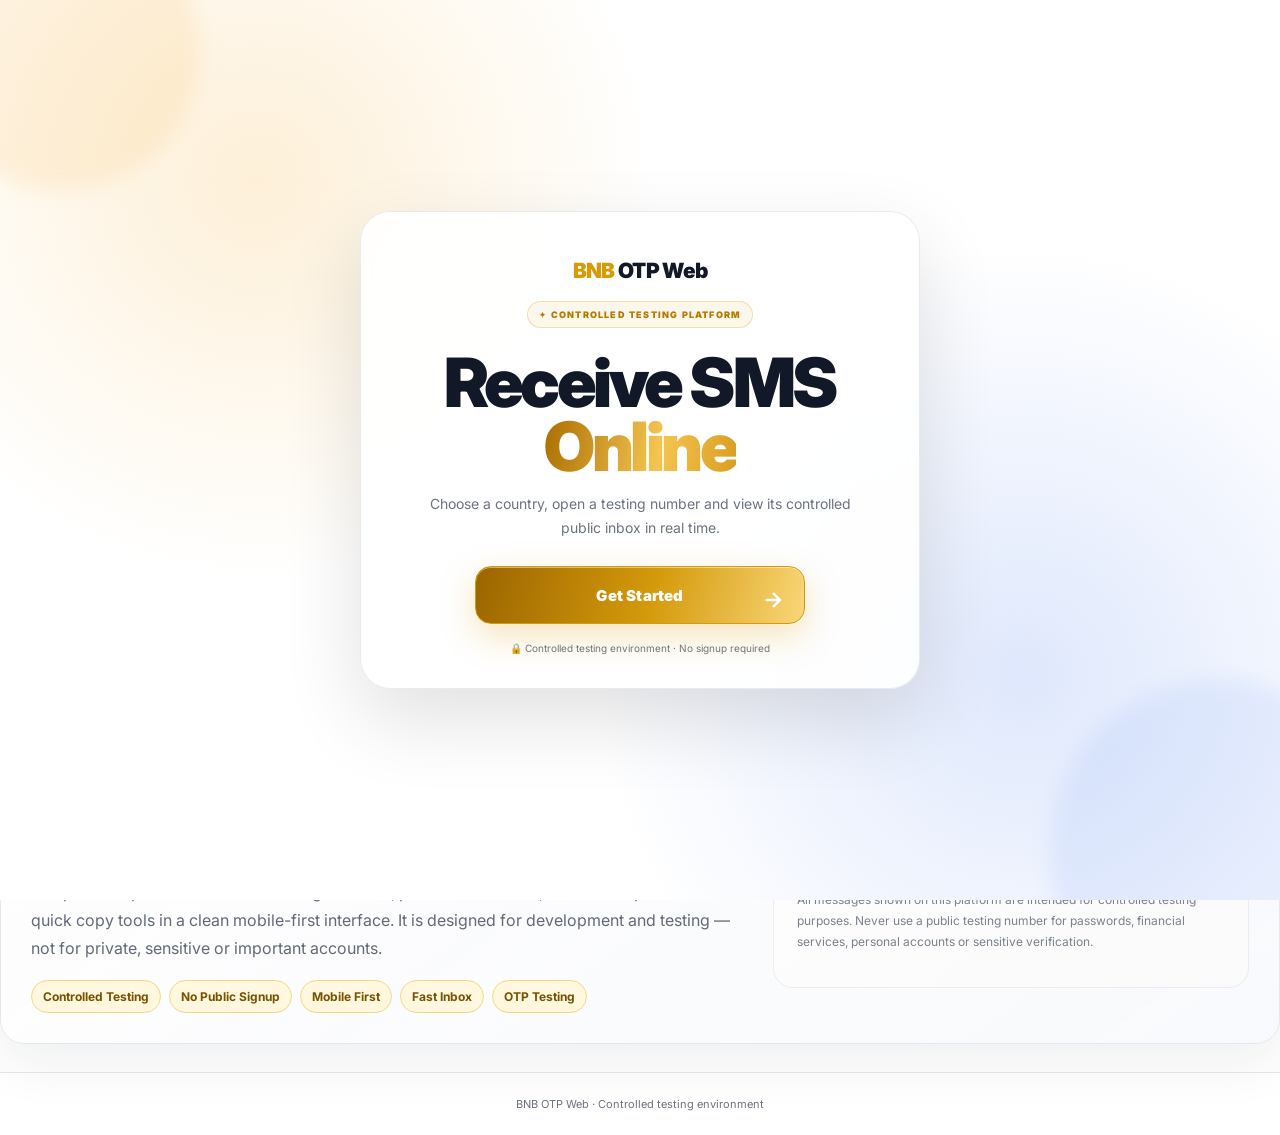
<file: frontend/index.before-final-polish-20261006-221321.html>
<!doctype html>
<html lang="en">
<head>
<meta charset="utf-8">
<meta name="viewport" content="width=device-width,initial-scale=1,viewport-fit=cover">
<title>BNB OTP Web — Controlled SMS Testing Platform | Online SMS Inbox</title>
<meta name="theme-color" content="#ffffff">
<style>
:root{
--bg:#fff;
--card:#fff;
--soft:#f6f7f9;
--text:#111827;
--muted:#6b7280;
--line:#e5e7eb;
--blue:#2563eb;
--blue2:#1d4ed8;
--green:#16a34a;
--red:#dc2626;
--shadow:0 5px 20px rgba(0,0,0,.055);
}
[data-theme="dark"]{
--bg:#0b0d10;
--card:#11151a;
--soft:#181d24;
--text:#f3f4f6;
--muted:#9ca3af;
--line:#29313b;
--blue:#60a5fa;
--blue2:#3b82f6;
--green:#4ade80;
--red:#f87171;
--shadow:0 8px 28px rgba(0,0,0,.25);
}
*{box-sizing:border-box}
html{scroll-behavior:auto}
body{
margin:0;
background:var(--bg);
color:var(--text);
font-family:Inter,system-ui,-apple-system,BlinkMacSystemFont,"Segoe UI",sans-serif;
-webkit-font-smoothing:antialiased;
}
button,input{font:inherit}
button{cursor:pointer}
a{text-decoration:none;color:inherit}
.container{width:min(1120px,100%);margin:auto;padding:0 16px}
header{
position:sticky;
top:0;
z-index:100;
background:var(--bg);
border-bottom:1px solid var(--line);
}
.nav{
height:62px;
display:flex;
align-items:center;
justify-content:space-between;
gap:12px;
}
.brand{
font-size:20px;
font-weight:900;
letter-spacing:-.6px;
}
.brand span{color:var(--blue)}
.nav-actions{display:flex;gap:7px}
.btn{
border:1px solid var(--line);
background:var(--card);
color:var(--text);
border-radius:10px;
padding:9px 12px;
font-weight:700;
}
.btn:hover{border-color:var(--blue)}
main{padding:20px 0 60px}
.hero{
text-align:center;
padding:28px 0 18px;
}
.hero h1{
margin:0 0 10px;
font-size:clamp(30px,6vw,48px);
line-height:1.05;
letter-spacing:-1.8px;
}
.hero p{
margin:auto;
max-width:700px;
color:var(--muted);
font-size:14px;
line-height:1.65;
}
.search{
max-width:680px;
margin:20px auto 0;
position:relative;
}
.search input{
width:100%;
height:48px;
border:1px solid var(--line);
background:var(--card);
color:var(--text);
border-radius:13px;
padding:0 15px;
outline:0;
}
.search input:focus{border-color:var(--blue)}
.section-title{
display:flex;
align-items:center;
justify-content:space-between;
gap:10px;
margin:26px 0 12px;
}
.section-title h2{
margin:0;
font-size:19px;
letter-spacing:-.3px;
}
.count{
color:var(--muted);
font-size:12px;
}
.country-grid{
display:grid;
grid-template-columns:repeat(4,1fr);
gap:10px;
}
.country-card{
width:100%;
border:1px solid var(--line);
background:var(--card);
color:var(--text);
border-radius:15px;
padding:14px;
text-align:left;
box-shadow:var(--shadow);
transition:.15s;
}
.country-card:hover{
transform:translateY(-2px);
border-color:var(--blue);
}
.country-row{
display:flex;
align-items:center;
gap:10px;
}
.flag{
font-size:28px;
width:35px;
text-align:center;
}
.country-name{
font-weight:800;
font-size:14px;
}
.country-dial{
font-size:12px;
color:var(--muted);
margin-top:3px;
}
.country-numbers{
font-size:11px;
color:var(--blue);
margin-top:8px;
}
.number-grid{
display:grid;
grid-template-columns:repeat(3,1fr);
gap:11px;
}
.number-card{
border:1px solid var(--line);
background:var(--card);
border-radius:16px;
padding:15px;
box-shadow:var(--shadow);
}
.number-head{
display:flex;
align-items:flex-start;
justify-content:space-between;
gap:8px;
}
.number{
font-size:17px;
font-weight:900;
letter-spacing:.1px;
word-break:break-all;
}
.status{
font-size:10px;
padding:4px 7px;
border-radius:999px;
background:var(--soft);
color:var(--muted);
white-space:nowrap;
}
.status.received{color:var(--green)}
.number-label{
font-size:12px;
color:var(--muted);
margin-top:7px;
}
.number-actions{
display:grid;
grid-template-columns:1fr 1fr;
gap:7px;
margin-top:13px;
}
.primary,.secondary{
border-radius:10px;
padding:10px 8px;
font-weight:800;
border:1px solid var(--line);
}
.primary{
background:var(--blue);
border-color:var(--blue);
color:#fff;
}
.primary:hover{background:var(--blue2)}
.secondary{
background:var(--soft);
color:var(--text);
}
.empty{
padding:34px 18px;
border:1px dashed var(--line);
border-radius:15px;
text-align:center;
color:var(--muted);
grid-column:1/-1;
}
#detail{display:none}
#detail.show{display:block}
#home.hide{display:none}
.detail-top{
display:flex;
align-items:center;
gap:8px;
margin:7px 0 18px;
}
.detail-title{
flex:1;
min-width:0;
font-size:22px;
font-weight:900;
word-break:break-all;
}
.back{
border:1px solid var(--line);
background:var(--card);
color:var(--text);
border-radius:10px;
padding:9px 12px;
font-weight:750;
}
.update{
border:1px solid var(--line);
background:var(--card);
color:var(--text);
border-radius:10px;
padding:9px 12px;
font-weight:800;
}
.update.busy{opacity:.6}
.number-box{
border:1px solid var(--line);
background:var(--card);
border-radius:18px;
padding:20px;
box-shadow:var(--shadow);
}
.small-label{
font-size:10px;
color:var(--muted);
font-weight:800;
letter-spacing:.8px;
}
.big-number{
font-size:clamp(25px,6vw,39px);
font-weight:950;
margin:7px 0 15px;
word-break:break-all;
}
.copy-big{
width:100%;
border:0;
background:var(--blue);
color:#fff;
border-radius:11px;
padding:12px;
font-weight:850;
}
.copy-big:hover{background:var(--blue2)}
.notice{
margin-top:12px;
padding:12px 14px;
background:var(--soft);
border-radius:12px;
color:var(--muted);
font-size:12px;
line-height:1.55;
}
.messages{
display:grid;
gap:11px;
}
.message{
border:1px solid var(--line);
background:var(--card);
border-radius:16px;
padding:16px;
box-shadow:var(--shadow);
}
.message-top{
display:flex;
justify-content:space-between;
gap:10px;
align-items:center;
}
.message-title{
font-size:12px;
font-weight:800;
color:var(--muted);
}
.copy-message{
border:1px solid var(--line);
background:var(--soft);
color:var(--text);
border-radius:9px;
padding:7px 9px;
font-size:11px;
font-weight:800;
}
.message-text{
font-size:15px;
line-height:1.55;
margin:11px 0;
white-space:pre-wrap;
overflow-wrap:anywhere;
}
.otp-row{
display:flex;
align-items:center;
justify-content:space-between;
gap:10px;
padding:10px 12px;
background:var(--soft);
border-radius:11px;
}
.otp-code{
font-size:34px;
font-weight:950;
letter-spacing:3px;
word-break:break-all;
}
.copy-otp{
border:0;
background:var(--blue);
color:#fff;
border-radius:9px;
padding:8px 10px;
font-weight:850;
}
.message-meta{
display:flex;
flex-wrap:wrap;
gap:12px;
margin-top:11px;
font-size:11px;
color:var(--muted);
}
.auto{
display:flex;
align-items:center;
justify-content:space-between;
gap:10px;
margin:13px 0;
padding:11px 13px;
border:1px solid var(--line);
background:var(--card);
border-radius:12px;
font-size:12px;
color:var(--muted);
}
.auto-left{display:flex;align-items:center;gap:7px}
.dot{
width:8px;
height:8px;
border-radius:50%;
background:var(--green);
box-shadow:0 0 0 4px color-mix(in srgb,var(--green) 12%,transparent);
}
footer{
border-top:1px solid var(--line);
padding:24px 0;
text-align:center;
font-size:11px;
color:var(--muted);
}
@media(max-width:900px){
.country-grid{grid-template-columns:repeat(3,1fr)}
.number-grid{grid-template-columns:repeat(2,1fr)}
}
@media(max-width:620px){
.container{padding:0 13px}
.nav{height:57px}
.brand{font-size:18px}
main{padding-top:10px}
.hero{padding:22px 0 12px}
.hero h1{font-size:33px}
.country-grid{grid-template-columns:repeat(2,1fr);gap:8px}
.country-card{padding:12px}
.number-grid{grid-template-columns:1fr}
.detail-top{flex-wrap:wrap}
.detail-title{order:3;flex-basis:100%;font-size:21px}
.update{margin-left:auto}
.number-actions{grid-template-columns:1fr 1fr}
}

/* ===== PREMIUM MOTION & MICRO-INTERACTIONS ===== */

html{
  scroll-behavior:auto;
}

body{
  transition:
    background-color .28s ease,
    color .28s ease;
}

header{
  backdrop-filter:saturate(150%) blur(14px);
  -webkit-backdrop-filter:saturate(150%) blur(14px);
  background:color-mix(in srgb,var(--bg) 88%,transparent);
  transition:
    background-color .28s ease,
    border-color .28s ease,
    box-shadow .28s ease;
}

header:hover{
  box-shadow:0 8px 30px rgba(0,0,0,.045);
}

.brand{
  transition:transform .22s ease,opacity .22s ease;
}

.brand:hover{
  transform:translateY(-1px);
  opacity:.88;
}

.btn,
.back,
.update,
.copy-big,
.primary,
.secondary,
.copy-message,
.copy-otp{
  position:relative;
  overflow:hidden;
  transform:translateZ(0);
  transition:
    transform .18s cubic-bezier(.22,1,.36,1),
    box-shadow .22s ease,
    background-color .22s ease,
    border-color .22s ease,
    opacity .22s ease;
  -webkit-tap-highlight-color:transparent;
}

.btn::after,
.back::after,
.update::after,
.copy-big::after,
.primary::after,
.secondary::after,
.copy-message::after,
.copy-otp::after{
  content:"";
  position:absolute;
  inset:0;
  background:linear-gradient(
    110deg,
    transparent 20%,
    rgba(255,255,255,.20) 48%,
    transparent 76%
  );
  transform:translateX(-130%);
  transition:transform .55s ease;
  pointer-events:none;
}

.btn:hover::after,
.back:hover::after,
.update:hover::after,
.copy-big:hover::after,
.primary:hover::after,
.secondary:hover::after,
.copy-message:hover::after,
.copy-otp:hover::after{
  transform:translateX(130%);
}

.btn:hover,
.back:hover,
.update:hover,
.copy-big:hover,
.primary:hover,
.secondary:hover,
.copy-message:hover,
.copy-otp:hover{
  transform:translateY(-2px);
  box-shadow:0 8px 22px rgba(37,99,235,.12);
}

.btn:active,
.back:active,
.update:active,
.copy-big:active,
.primary:active,
.secondary:active,
.copy-message:active,
.copy-otp:active{
  transform:translateY(1px) scale(.975);
  box-shadow:0 3px 10px rgba(0,0,0,.10);
}

.search input{
  transition:
    border-color .22s ease,
    box-shadow .25s ease,
    transform .22s ease,
    background-color .28s ease;
}

.search input:focus{
  transform:translateY(-1px);
  box-shadow:
    0 0 0 4px color-mix(in srgb,var(--blue) 12%,transparent),
    0 10px 28px rgba(0,0,0,.055);
}

.hero h1{
  animation:premiumFadeUp .65s cubic-bezier(.22,1,.36,1) both;
}

.hero p{
  animation:premiumFadeUp .65s .08s cubic-bezier(.22,1,.36,1) both;
}

.search{
  animation:premiumFadeUp .65s .15s cubic-bezier(.22,1,.36,1) both;
}

.country-card{
  position:relative;
  overflow:hidden;
  transform:translateZ(0);
  transition:
    transform .25s cubic-bezier(.22,1,.36,1),
    border-color .25s ease,
    box-shadow .25s ease,
    background-color .28s ease;
  animation:cardReveal .48s cubic-bezier(.22,1,.36,1) both;
}

.country-card::before{
  content:"";
  position:absolute;
  width:90px;
  height:90px;
  right:-45px;
  top:-45px;
  border-radius:50%;
  background:color-mix(in srgb,var(--blue) 9%,transparent);
  transition:transform .35s ease;
}

.country-card:hover{
  transform:translateY(-5px) scale(1.012);
  border-color:color-mix(in srgb,var(--blue) 65%,var(--line));
  box-shadow:
    0 14px 34px rgba(0,0,0,.075),
    0 0 0 1px color-mix(in srgb,var(--blue) 7%,transparent);
}

.country-card:hover::before{
  transform:scale(2.2);
}

.flag{
  transition:transform .3s cubic-bezier(.22,1,.36,1);
}

.country-card:hover .flag{
  transform:scale(1.14) rotate(-3deg);
}

.number-card{
  position:relative;
  overflow:hidden;
  transform:translateZ(0);
  transition:
    transform .25s cubic-bezier(.22,1,.36,1),
    border-color .25s ease,
    box-shadow .25s ease,
    background-color .28s ease;
  animation:cardReveal .5s cubic-bezier(.22,1,.36,1) both;
}

.number-card:hover{
  transform:translateY(-4px);
  border-color:color-mix(in srgb,var(--blue) 42%,var(--line));
  box-shadow:
    0 14px 32px rgba(0,0,0,.07),
    0 0 0 1px color-mix(in srgb,var(--blue) 5%,transparent);
}

.number{
  transition:color .2s ease,transform .2s ease;
}

.number-card:hover .number{
  color:var(--blue);
}

.status{
  transition:
    transform .2s ease,
    background-color .2s ease;
}

.number-card:hover .status{
  transform:scale(1.04);
}

.message{
  position:relative;
  overflow:hidden;
  transition:
    transform .24s cubic-bezier(.22,1,.36,1),
    border-color .24s ease,
    box-shadow .24s ease;
  animation:cardReveal .5s cubic-bezier(.22,1,.36,1) both;
}

.message:hover{
  transform:translateY(-3px);
  border-color:color-mix(in srgb,var(--blue) 32%,var(--line));
  box-shadow:0 13px 32px rgba(0,0,0,.07);
}

.message::before{
  content:"";
  position:absolute;
  left:0;
  top:0;
  bottom:0;
  width:3px;
  background:var(--blue);
  opacity:.65;
  transform:scaleY(0);
  transform-origin:center;
  transition:transform .3s ease;
}

.message:hover::before{
  transform:scaleY(1);
}

.otp-row{
  transition:
    transform .22s ease,
    box-shadow .25s ease,
    background-color .25s ease;
}

.message:hover .otp-row{
  transform:translateY(-1px);
  box-shadow:inset 0 0 0 1px color-mix(in srgb,var(--blue) 10%,transparent);
}

.otp-code{
  text-shadow:0 0 22px color-mix(in srgb,var(--blue) 18%,transparent);
  transition:
    transform .22s ease,
    color .22s ease,
    letter-spacing .22s ease;
}

.message:hover .otp-code{
  transform:scale(1.025);
  color:var(--blue);
}

.big-number{
  transition:
    transform .25s ease,
    color .25s ease;
}

.number-box:hover .big-number{
  transform:translateX(2px);
  color:var(--blue);
}

.dot{
  animation:pulseDot 1.8s ease-in-out infinite;
}

.update.busy{
  opacity:.6;
}

.update.busy{
  animation:spinButton .9s linear infinite;
}

.auto{
  transition:
    transform .22s ease,
    border-color .22s ease,
    box-shadow .22s ease;
}

.auto:hover{
  transform:translateY(-2px);
  box-shadow:0 8px 22px rgba(0,0,0,.05);
}

.empty{
  animation:premiumFadeUp .4s ease both;
}

footer{
  transition:border-color .28s ease;
}

#countryPage,
#detail{
  animation:pageEnter .42s cubic-bezier(.22,1,.36,1) both;
}

.copy-big:hover{
  box-shadow:0 10px 28px rgba(37,99,235,.20);
}

@keyframes premiumFadeUp{
  from{
    opacity:0;
    transform:translateY(12px);
  }
  to{
    opacity:1;
    transform:translateY(0);
  }
}

@keyframes cardReveal{
  from{
    opacity:0;
    transform:translateY(12px) scale(.985);
  }
  to{
    opacity:1;
    transform:translateY(0) scale(1);
  }
}

@keyframes pageEnter{
  from{
    opacity:0;
    transform:translateX(10px);
  }
  to{
    opacity:1;
    transform:translateX(0);
  }
}

@keyframes pulseDot{
  0%,100%{
    box-shadow:0 0 0 3px color-mix(in srgb,var(--green) 10%,transparent);
  }
  50%{
    box-shadow:0 0 0 7px color-mix(in srgb,var(--green) 3%,transparent);
  }
}

@keyframes spinButton{
  from{transform:rotate(0deg)}
  to{transform:rotate(360deg)}
}

@media(max-width:620px){
  .country-card:hover{
    transform:translateY(-3px);
  }

  .number-card:hover,
  .message:hover{
    transform:translateY(-2px);
  }

  .btn:hover,
  .back:hover,
  .update:hover,
  .copy-big:hover,
  .primary:hover,
  .secondary:hover,
  .copy-message:hover,
  .copy-otp:hover{
    transform:translateY(-1px);
  }

  .otp-code{
    font-size:32px;
    letter-spacing:2.5px;
  }
}

@media(prefers-reduced-motion:reduce){
  *,
  *::before,
  *::after{
    animation-duration:.01ms !important;
    animation-iteration-count:1 !important;
    scroll-behavior:auto !important;
    transition-duration:.01ms !important;
  }
}


/* ===== BNB OTP WEB — FULL PREMIUM EXPERIENCE ===== */

body{
  overflow-x:hidden;
}

button{
  -webkit-user-select:none;
  user-select:none;
}

.welcome-screen{
  position:fixed;
  inset:0;
  z-index:9999;
  display:flex;
  align-items:center;
  justify-content:center;
  padding:22px;
  overflow:hidden;
  background:
    radial-gradient(circle at 20% 20%,rgba(245,158,11,.16),transparent 32%),
    radial-gradient(circle at 80% 75%,rgba(37,99,235,.15),transparent 35%),
    var(--bg);
  transition:
    opacity .65s cubic-bezier(.22,1,.36,1),
    visibility .65s;
}

.welcome-screen.hide{
  opacity:0;
  visibility:hidden;
  pointer-events:none;
}

.welcome-glow{
  position:absolute;
  border-radius:50%;
  filter:blur(10px);
  pointer-events:none;
  animation:welcomeFloat 6s ease-in-out infinite;
}

.welcome-glow-a{
  width:280px;
  height:280px;
  background:rgba(245,158,11,.10);
  top:-90px;
  left:-80px;
}

.welcome-glow-b{
  width:340px;
  height:340px;
  background:rgba(37,99,235,.08);
  right:-110px;
  bottom:-120px;
  animation-delay:-3s;
}

.welcome-card{
  position:relative;
  width:min(560px,100%);
  padding:46px 34px 34px;
  text-align:center;
  border:1px solid color-mix(in srgb,var(--line) 85%,transparent);
  border-radius:30px;
  background:color-mix(in srgb,var(--card) 91%,transparent);
  backdrop-filter:blur(24px);
  -webkit-backdrop-filter:blur(24px);
  box-shadow:
    0 30px 80px rgba(0,0,0,.12),
    0 0 0 1px rgba(255,255,255,.04);
  animation:welcomeCardIn .8s cubic-bezier(.22,1,.36,1) both;
}

.welcome-logo{
  font-size:21px;
  font-weight:950;
  letter-spacing:-.7px;
  margin-bottom:18px;
}

.welcome-logo span{
  color:#d99a08;
}

.welcome-badge{
  display:inline-flex;
  padding:7px 11px;
  border:1px solid rgba(217,154,8,.28);
  border-radius:999px;
  background:rgba(217,154,8,.08);
  color:#b77900;
  font-size:9px;
  font-weight:900;
  letter-spacing:1.2px;
  animation:badgePulse 2.4s ease-in-out infinite;
}

[data-theme="dark"] .welcome-badge{
  color:#f5c451;
}

.welcome-card h1{
  margin:23px 0 13px;
  font-size:clamp(42px,9vw,68px);
  line-height:.94;
  letter-spacing:-3.5px;
  font-weight:950;
}

.welcome-card h1 span{
  background:linear-gradient(
    100deg,
    #a96d00,
    #f5c451,
    #c98a08,
    #ffe39a,
    #a96d00
  );
  background-size:250% auto;
  -webkit-background-clip:text;
  background-clip:text;
  color:transparent;
  animation:goldText 3.2s linear infinite;
}

.welcome-card p{
  max-width:430px;
  margin:0 auto 27px;
  color:var(--muted);
  font-size:14px;
  line-height:1.7;
}

.get-started{
  position:relative;
  width:min(330px,100%);
  height:58px;
  overflow:hidden;
  border:1px solid #d39a12;
  border-radius:16px;
  background:
    linear-gradient(
      105deg,
      #9b6500,
      #d49a0b 25%,
      #ffe08a 50%,
      #d49a0b 75%,
      #9b6500
    );
  background-size:220% auto;
  color:#fff;
  font-weight:950;
  font-size:15px;
  letter-spacing:.2px;
  box-shadow:
    0 12px 35px rgba(217,154,8,.27),
    inset 0 1px rgba(255,255,255,.45);
  animation:
    goldButton 3s linear infinite,
    getStartedFloat 2.8s ease-in-out infinite;
  transition:
    transform .22s cubic-bezier(.22,1,.36,1),
    box-shadow .22s ease;
}

.get-started span:not(.get-started-shine){
  position:relative;
  z-index:2;
}

.get-started b{
  position:absolute;
  right:20px;
  z-index:2;
  font-size:22px;
  transition:transform .25s ease;
}

.get-started-shine{
  position:absolute;
  inset:-50%;
  background:linear-gradient(
    110deg,
    transparent 42%,
    rgba(255,255,255,.65) 50%,
    transparent 58%
  );
  transform:translateX(-70%) rotate(10deg);
  animation:getStartedShine 2.7s ease-in-out infinite;
}

.get-started:hover{
  transform:translateY(-4px) scale(1.015);
  box-shadow:
    0 18px 45px rgba(217,154,8,.38),
    inset 0 1px rgba(255,255,255,.55);
}

.get-started:hover b{
  transform:translateX(5px);
}

.get-started:active{
  transform:translateY(1px) scale(.975);
}

.welcome-note{
  margin-top:18px;
  color:var(--muted);
  font-size:10px;
}

.hero h1,
.hero p,
.search,
.section-title{
  animation:premiumUp .65s cubic-bezier(.22,1,.36,1) both;
}

.hero p{animation-delay:.06s}
.search{animation-delay:.12s}
.section-title{animation-delay:.18s}

.country-card,
.number-card,
.message{
  animation:premiumCard .5s cubic-bezier(.22,1,.36,1) both;
}

.country-card:nth-child(2),
.number-card:nth-child(2),
.message:nth-child(2){animation-delay:.04s}
.country-card:nth-child(3),
.number-card:nth-child(3),
.message:nth-child(3){animation-delay:.08s}
.country-card:nth-child(4),
.number-card:nth-child(4),
.message:nth-child(4){animation-delay:.12s}
.country-card:nth-child(5),
.number-card:nth-child(5),
.message:nth-child(5){animation-delay:.16s}
.country-card:nth-child(6),
.number-card:nth-child(6),
.message:nth-child(6){animation-delay:.20s}

.country-card,
.number-card,
.message,
.number-box,
.auto{
  will-change:transform;
}

.country-card{
  transition:
    transform .28s cubic-bezier(.22,1,.36,1),
    box-shadow .28s ease,
    border-color .25s ease;
}

.country-card:hover{
  transform:translateY(-6px) scale(1.012);
  box-shadow:
    0 18px 40px rgba(0,0,0,.09),
    0 0 0 1px color-mix(in srgb,var(--blue) 10%,transparent);
}

.number-card{
  transition:
    transform .28s cubic-bezier(.22,1,.36,1),
    box-shadow .28s ease,
    border-color .25s ease;
}

.number-card:hover{
  transform:translateY(-5px);
  box-shadow:0 17px 38px rgba(0,0,0,.09);
}

.message{
  transition:
    transform .28s cubic-bezier(.22,1,.36,1),
    box-shadow .28s ease,
    border-color .25s ease;
}

.message:hover{
  transform:translateY(-4px);
  box-shadow:0 16px 36px rgba(0,0,0,.085);
}

.btn,
.back,
.update,
.primary,
.secondary,
.copy-big,
.copy-message,
.copy-otp{
  position:relative;
  overflow:hidden;
  transition:
    transform .2s cubic-bezier(.22,1,.36,1),
    box-shadow .2s ease,
    background-color .2s ease,
    border-color .2s ease;
}

.btn::after,
.back::after,
.update::after,
.primary::after,
.secondary::after,
.copy-big::after,
.copy-message::after,
.copy-otp::after{
  content:"";
  position:absolute;
  inset:0;
  background:linear-gradient(
    110deg,
    transparent 30%,
    rgba(255,255,255,.24) 50%,
    transparent 70%
  );
  transform:translateX(-130%);
  transition:transform .55s ease;
  pointer-events:none;
}

.btn:hover::after,
.back:hover::after,
.update:hover::after,
.primary:hover::after,
.secondary:hover::after,
.copy-big:hover::after,
.copy-message:hover::after,
.copy-otp:hover::after{
  transform:translateX(130%);
}

.btn:hover,
.back:hover,
.update:hover,
.primary:hover,
.secondary:hover,
.copy-big:hover,
.copy-message:hover,
.copy-otp:hover{
  transform:translateY(-2px);
  box-shadow:0 9px 24px rgba(37,99,235,.14);
}

.btn:active,
.back:active,
.update:active,
.primary:active,
.secondary:active,
.copy-big:active,
.copy-message:active,
.copy-otp:active{
  transform:translateY(1px) scale(.97);
}

.copy-big{
  box-shadow:0 9px 25px rgba(37,99,235,.17);
}

.otp-code{
  transition:
    transform .22s ease,
    color .22s ease;
  text-shadow:
    0 0 24px color-mix(in srgb,var(--blue) 17%,transparent);
}

.message:hover .otp-code{
  transform:scale(1.035);
  color:var(--blue);
}

.update.busy{
  animation:updateSpin .75s linear infinite;
}

.dot{
  animation:onlinePulse 1.8s ease-in-out infinite;
}

#countryPage,
#detail{
  animation:pageSlide .45s cubic-bezier(.22,1,.36,1) both;
}

.search input{
  transition:
    transform .22s ease,
    box-shadow .25s ease,
    border-color .22s ease;
}

.search input:focus{
  transform:translateY(-1px);
  box-shadow:
    0 0 0 4px color-mix(in srgb,var(--blue) 11%,transparent),
    0 12px 30px rgba(0,0,0,.055);
}

@keyframes welcomeCardIn{
  from{opacity:0;transform:translateY(28px) scale(.94)}
  to{opacity:1;transform:translateY(0) scale(1)}
}

@keyframes welcomeFloat{
  0%,100%{transform:translate3d(0,0,0) scale(1)}
  50%{transform:translate3d(18px,-14px,0) scale(1.08)}
}

@keyframes badgePulse{
  0%,100%{box-shadow:0 0 0 0 rgba(217,154,8,0)}
  50%{box-shadow:0 0 0 7px rgba(217,154,8,.05)}
}

@keyframes goldText{
  to{background-position:250% center}
}

@keyframes goldButton{
  to{background-position:220% center}
}

@keyframes getStartedFloat{
  0%,100%{transform:translateY(0)}
  50%{transform:translateY(-2px)}
}

@keyframes getStartedShine{
  0%,45%{transform:translateX(-80%) rotate(10deg)}
  70%,100%{transform:translateX(80%) rotate(10deg)}
}

@keyframes premiumUp{
  from{opacity:0;transform:translateY(14px)}
  to{opacity:1;transform:translateY(0)}
}

@keyframes premiumCard{
  from{opacity:0;transform:translateY(14px) scale(.985)}
  to{opacity:1;transform:translateY(0) scale(1)}
}

@keyframes pageSlide{
  from{opacity:0;transform:translateX(12px)}
  to{opacity:1;transform:translateX(0)}
}

@keyframes onlinePulse{
  0%,100%{box-shadow:0 0 0 3px color-mix(in srgb,var(--green) 9%,transparent)}
  50%{box-shadow:0 0 0 8px color-mix(in srgb,var(--green) 2%,transparent)}
}

@keyframes updateSpin{
  from{transform:rotate(0)}
  to{transform:rotate(360deg)}
}

@media(max-width:620px){
  .welcome-card{
    padding:38px 22px 27px;
    border-radius:25px;
  }

  .welcome-card h1{
    font-size:43px;
    letter-spacing:-2.5px;
  }

  .get-started{
    height:56px;
  }

  .country-card:hover{
    transform:translateY(-3px);
  }

  .number-card:hover,
  .message:hover{
    transform:translateY(-3px);
  }
}

@media(prefers-reduced-motion:reduce){
  *,
  *::before,
  *::after{
    animation-duration:.01ms !important;
    animation-iteration-count:1 !important;
    transition-duration:.01ms !important;
  }
}

</style>
<!-- BNB OTP WEB SEO START -->
<link rel="canonical" href="https://bnb-otp-web.hafejnayem1743.workers.dev/">
<meta name="description" content="BNB OTP Web is a public controlled SMS testing platform with online test numbers, public inboxes, OTP viewing, copy tools and automatic message updates. No signup required.">
<meta name="keywords" content="BNB OTP Web, online SMS testing, SMS inbox, test phone numbers, OTP testing, controlled OTP, SMS test platform, online SMS receiver, SMS testing platform">
<meta name="author" content="Hafej Nayem">
<meta name="robots" content="index, follow, max-image-preview:large, max-snippet:-1, max-video-preview:-1">
<meta name="googlebot" content="index, follow, max-image-preview:large, max-snippet:-1, max-video-preview:-1">

<meta property="og:type" content="website">
<meta property="og:site_name" content="BNB OTP Web">
<meta property="og:title" content="BNB OTP Web — Controlled SMS Testing Platform">
<meta property="og:description" content="Explore available test numbers, open public SMS inboxes and view controlled OTP messages online.">
<meta property="og:url" content="https://bnb-otp-web.hafejnayem1743.workers.dev/">
<meta property="og:locale" content="en_US">

<meta name="twitter:card" content="summary">
<meta name="twitter:title" content="BNB OTP Web — Controlled SMS Testing Platform">
<meta name="twitter:description" content="A fast, mobile-friendly controlled SMS and OTP testing platform.">

<meta name="theme-color" content="#ffffff">
<meta name="color-scheme" content="light dark">

<link rel="preconnect" href="https://fonts.googleapis.com">
<link rel="preconnect" href="https://fonts.gstatic.com" crossorigin>
<link href="https://fonts.googleapis.com/css2?family=Inter:wght@400;500;600;700;800;900&display=swap" rel="stylesheet">

<script type="application/ld+json">
{
  "@context":"https://schema.org",
  "@type":"WebSite",
  "name":"BNB OTP Web",
  "alternateName":"BNB OTP",
  "url":"https://bnb-otp-web.hafejnayem1743.workers.dev/",
  "description":"A public controlled SMS and OTP testing platform with online test numbers and public inboxes.",
  "publisher":{
    "@type":"Organization",
    "name":"BNB OTP Web",
    "url":"https://bnb-otp-web.hafejnayem1743.workers.dev/",
    "founder":{
      "@type":"Person",
      "name":"Hafej Nayem"
    }
  }
}
</script>

<style id="bnb-seo-premium">
html,body{
  font-family:"Inter",ui-sans-serif,system-ui,-apple-system,BlinkMacSystemFont,"Segoe UI",Roboto,Arial,sans-serif;
  text-rendering:optimizeLegibility;
  -webkit-font-smoothing:antialiased;
}
.about-section{
  margin:42px 0 28px;
  padding:30px;
  border:1px solid var(--line,#e8eaf0);
  border-radius:24px;
  background:linear-gradient(145deg,rgba(255,255,255,.98),rgba(248,249,252,.96));
  box-shadow:0 18px 55px rgba(20,25,40,.07);
  animation:pageEnter .55s ease both;
}
.about-grid{
  display:grid;
  grid-template-columns:1.2fr .8fr;
  gap:28px;
  align-items:center;
}
.about-kicker{
  display:inline-flex;
  align-items:center;
  gap:7px;
  margin-bottom:10px;
  font-size:11px;
  font-weight:800;
  letter-spacing:.13em;
  color:#9a6b00;
  text-transform:uppercase;
}
.about-section h2{
  margin:0 0 12px;
  font-size:clamp(25px,4vw,38px);
  line-height:1.08;
  letter-spacing:-.035em;
}
.about-section p{
  margin:0 0 12px;
  line-height:1.75;
  color:#626978;
  max-width:760px;
}
.about-card{
  padding:23px;
  border-radius:20px;
  background:linear-gradient(145deg,#fff,#fafafa);
  border:1px solid #ececf0;
}
.about-card strong{
  display:block;
  margin-bottom:8px;
  font-size:18px;
}
.about-pills{
  display:flex;
  flex-wrap:wrap;
  gap:8px;
  margin-top:18px;
}
.about-pill{
  padding:8px 11px;
  border-radius:999px;
  background:#fff8df;
  color:#765300;
  border:1px solid #f0d783;
  font-size:12px;
  font-weight:700;
}
.seo-note{
  margin-top:16px;
  font-size:12px!important;
  color:#7b8190!important;
}
@media(max-width:720px){
  .about-section{padding:22px;margin-top:30px;border-radius:20px}
  .about-grid{grid-template-columns:1fr;gap:18px}
}
[data-theme="dark"] .about-section{
  background:linear-gradient(145deg,#15171c,#101216);
  border-color:#292d35;
  box-shadow:0 18px 55px rgba(0,0,0,.28);
}
[data-theme="dark"] .about-section p{color:#aeb4c0}
[data-theme="dark"] .about-card{
  background:#17191e;
  border-color:#292d35;
}
[data-theme="dark"] .about-pill{
  background:#2b2410;
  border-color:#63511e;
  color:#f3d46c;
}
</style>
<!-- BNB OTP WEB SEO END -->
<link rel="manifest" href="/site.webmanifest">
<link rel="icon" href="/favicon.svg" type="image/svg+xml">
</head>

<body>

<div id="welcomeScreen" class="welcome-screen">
  <div class="welcome-glow welcome-glow-a"></div>
  <div class="welcome-glow welcome-glow-b"></div>

  <div class="welcome-card">
    <div class="welcome-logo">
      <span>BNB</span> OTP Web
    </div>

    <div class="welcome-badge">✦ CONTROLLED TESTING PLATFORM</div>

    <h1>Receive SMS<br><span>Online</span></h1>

    <p>
      Choose a country, open a testing number and view its
      controlled public inbox in real time.
    </p>

    <button class="get-started" onclick="enterWebsite()">
      <span class="get-started-shine"></span>
      <span>Get Started</span>
      <b>→</b>
    </button>

    <div class="welcome-note">
      🔒 Controlled testing environment · No signup required
    </div>
  </div>
</div>


<header>
<div class="container nav">
<a class="brand" href="#" onclick="goHome();return false">BNB <span>OTP Web</span></a>
<div class="nav-actions">
<button class="btn" onclick="toggleTheme()" id="themeBtn">🌙</button>
</div>
</div>
</header>

<main class="container">

<section id="home">

<div class="hero">
<h1>Receive SMS Online</h1>
<p>
Choose a country, select an available testing number and open its
public inbox. Messages update automatically while the page is open.
</p>

<div class="search">
<input id="search" autocomplete="off"
placeholder="Search country, code or dial code..."
oninput="renderCountries()">
</div>
</div>

<div class="section-title">
<h2>Countries</h2>
<span id="countryCount" class="count"></span>
</div>

<div id="countries" class="country-grid"></div>

<div class="section-title">
<h2 id="numbersHeading">Available Numbers</h2>
<span id="numberCount" class="count"></span>
</div>

<div id="numbers" class="number-grid"></div>

</section>

<section id="countryPage" style="display:none">
  <div class="detail-top">
    <button class="back" onclick="goBack()">← Back</button>
    <div id="countryPageTitle" class="detail-title"></div>
    <button class="update" onclick="refreshCountry()">↻ Update</button>
  </div>
  <div class="section-head">
    <div>
      <div class="eyebrow">COUNTRY</div>
      <h2 id="countryPageHeading">Available Numbers</h2>
    </div>
    <div id="countryPageCount" class="muted"></div>
  </div>
  <div id="countryNumbers" class="number-grid"></div>
</section>

<section id="detail">

<div class="detail-top">
<button class="back" onclick="goBack()">← Back</button>
<div id="detailTitle" class="detail-title"></div>
<button class="update" id="updateBtn" onclick="manualUpdate()">↻ Update</button>
</div>

<div class="number-box">
<div class="small-label">PHONE NUMBER</div>
<div id="bigNumber" class="big-number"></div>

<button class="copy-big" onclick="copyNumber()">
Copy Number
</button>

<div class="notice">
This is a public controlled-testing inbox. Do not use it for
private, sensitive or important accounts.
</div>
</div>

<div class="auto">
<div class="auto-left">
<span class="dot"></span>
<span>Automatic updates enabled</span>
</div>
<span id="lastUpdate">Updating...</span>
</div>

<div class="section-title">
<h2>Latest Messages</h2>
<span id="messageCount" class="count"></span>
</div>

<div id="messages" class="messages"></div>

</section>

</main>

<!-- BNB OTP WEB ABOUT START -->
<section class="about-section" aria-labelledby="about-title">
  <div class="about-grid">
    <div>
      <div class="about-kicker">✦ About BNB OTP Web</div>
      <h2 id="about-title">A simple, fast and privacy-conscious SMS testing experience.</h2>
      <p>
        BNB OTP Web is a controlled testing platform designed for developers,
        QA teams and website builders who need a convenient way to inspect
        test SMS and OTP messages without creating a traditional public account.
      </p>
      <p>
        The platform provides available testing numbers, public test inboxes,
        automatic updates and quick copy tools in a clean mobile-first interface.
        It is designed for development and testing — not for private,
        sensitive or important accounts.
      </p>
      <div class="about-pills">
        <span class="about-pill">Controlled Testing</span>
        <span class="about-pill">No Public Signup</span>
        <span class="about-pill">Mobile First</span>
        <span class="about-pill">Fast Inbox</span>
        <span class="about-pill">OTP Testing</span>
      </div>
    </div>

    <div class="about-card">
      <strong>Built by Hafej Nayem</strong>
      <p>
        BNB OTP Web is an independent web project focused on creating
        practical, lightweight and polished developer-testing tools.
        The goal is simple: make controlled SMS testing easier to understand,
        faster to use and comfortable on both phones and desktops.
      </p>
      <p class="seo-note">
        All messages shown on this platform are intended for controlled
        testing purposes. Never use a public testing number for passwords,
        financial services, personal accounts or sensitive verification.
      </p>
    </div>
  </div>
</section>
<!-- BNB OTP WEB ABOUT END -->

<noscript>
  <section style="max-width:900px;margin:30px auto;padding:24px;line-height:1.7">
    <h2>BNB OTP Web — Controlled SMS Testing Platform</h2>
    <p>
      BNB OTP Web provides controlled test numbers and public SMS inboxes
      for development and QA testing. JavaScript is required to browse
      available numbers and view live test messages.
    </p>
  </section>
</noscript>

<footer>
<div class="container">
BNB OTP Web · Controlled testing environment
</div>
</footer>

<script>

function enterWebsite(){
  const screen=$("welcomeScreen");
  if(!screen)return;

  screen.classList.add("hide");
  localStorage.setItem("bnb_welcome_seen","1");

  setTimeout(()=>{
    screen.style.display="none";
    window.scrollTo(0,0);
  },700);
}

function restoreWelcome(){
  const screen=$("welcomeScreen");
  if(!screen)return;

  if(localStorage.getItem("bnb_welcome_seen")==="1"){
    screen.style.display="none";
  }else{
    screen.style.display="flex";
  }
}


const API="https://bnb-otp-web.hafejnayem1743.workers.dev/api";

let countries=[];
let numbers=[];
let selectedCountry=null;
let activeNumber=null;
let refreshTimer=null;

const $=id=>document.getElementById(id);

async function api(path){
const response=await fetch(API+path,{
cache:"no-store",
headers:{Accept:"application/json"}
});
if(!response.ok)throw new Error("HTTP "+response.status);
return response.json();
}

function esc(value){
return String(value??"").replace(/[&<>"']/g,char=>({
"&":"&amp;",
"<":"&lt;",
">":"&gt;",
'"':"&quot;",
"'":"&#039;"
}[char]));
}

function countryFlag(country){
if(country.flag)return country.flag;

const code=String(country.code||"").toUpperCase();

if(code.length===2){
return String.fromCodePoint(
...code.split("").map(c=>127397+c.charCodeAt(0))
);
}

return "🌐";
}

function copyText(text,button){
if(navigator.clipboard&&window.isSecureContext){
navigator.clipboard.writeText(String(text)).then(()=>{
copied(button);
});
return;
}

const area=document.createElement("textarea");
area.value=String(text);
area.style.position="fixed";
area.style.opacity="0";
document.body.appendChild(area);
area.focus();
area.select();

try{
document.execCommand("copy");
copied(button);
}catch(e){}

area.remove();
}

function copied(button){
if(!button)return;
const old=button.textContent;
button.textContent="Copied ✓";
setTimeout(()=>button.textContent=old,1300);
}

function copyNumber(){
if(activeNumber)copyText(activeNumber.number,$(".copy-big"));
}

function copyOtp(code,button){
copyText(code,button);
}

function copyMessage(message,button){
copyText(message,button);
}

function formatTime(value){
    if(!value)return "Unknown time";
    const n=Number(value);
    const date=new Date(Number.isFinite(n)&&n<100000000000?n*1000:n);
    if(isNaN(date.getTime()))return String(value);

    const seconds=Math.max(0,Math.floor((Date.now()-date.getTime())/1000));
    if(seconds<10)return "just now";
    if(seconds<60)return seconds+" seconds ago";

    const minutes=Math.floor(seconds/60);
    if(minutes<60)return minutes+" minute"+(minutes===1?"":"s")+" ago";

    const hours=Math.floor(minutes/60);
    if(hours<24)return hours+" hour"+(hours===1?"":"s")+" ago";

    const days=Math.floor(hours/24);
    if(days<7)return days+" day"+(days===1?"":"s")+" ago";

    return date.toLocaleString();
  }

async function loadData(){
try{
const result=await Promise.all([
api("/countries"),
api("/numbers")
]);

countries=result[0].countries||result[0]||[];
numbers=result[1].numbers||result[1]||[];

renderCountries();
renderNumbers();
}catch(error){
$("countries").innerHTML=
'<div class="empty">Countries could not be loaded.</div>';

$("numbers").innerHTML=
'<div class="empty">Numbers could not be loaded.</div>';
}
}

function numberCountryId(number){
if(number.country_id!==null&&number.country_id!==undefined){
return Number(number.country_id);
}

const raw=String(number.number||"").replace(/\D/g,"");

for(const country of countries){
const dial=String(country.dial_code||"").replace(/\D/g,"");
if(dial&&raw.startsWith(dial))return Number(country.id);
}

return null;
}

function numbersForCountry(id){
return numbers.filter(n=>numberCountryId(n)===Number(id));
}

function renderCountries(){
const query=$("search").value.trim().toLowerCase();

const list=countries.filter(c=>
!query||
String(c.name||"").toLowerCase().includes(query)||
String(c.code||"").toLowerCase().includes(query)||
String(c.dial_code||"").toLowerCase().includes(query)
);

$("countryCount").textContent=list.length+" countries";

$("countries").innerHTML=list.map(c=>{
const total=numbersForCountry(c.id).length;

return `
<button class="country-card" onclick="selectCountry(${Number(c.id)})">
<div class="country-row">
<div class="flag">${esc(countryFlag(c))}</div>
<div>
<div class="country-name">${esc(c.name)}</div>
<div class="country-dial">${esc(c.dial_code||"")}</div>
</div>
</div>
<div class="country-numbers">
${total} ${total===1?"number":"numbers"} available
</div>
</button>`;
}).join("")||
'<div class="empty">No countries found.</div>';
}

function renderNumbers(){
let list=numbers;

if(selectedCountry!==null){
list=numbersForCountry(selectedCountry);
}

$("numbersHeading").textContent=
selectedCountry===null?"Available Numbers":"Numbers in Selected Country";

$("numberCount").textContent=list.length+" numbers";

$("numbers").innerHTML=list.map(n=>`
<article class="number-card">
<div class="number-head">
<div class="number">${esc(n.number)}</div>
<span class="status ${n.status==="received"?"received":""}">
${esc(n.status||"waiting")}
</span>
</div>

<div class="number-label">
${esc(n.label||"Public testing number")}
</div>

<div class="number-actions">
<button class="secondary"
onclick="copyText('${esc(String(n.number).replace(/'/g,"&#039;"))}',this)">
Copy Number
</button>

<button class="primary"
onclick="openNumber(${Number(n.id)})">
Open Inbox
</button>
</div>
</article>
`).join("")||
'<div class="empty">No numbers available.</div>';
}

function selectCountry(id,push=true){
    selectedCountry=Number(id);
    renderCountryPage();
    $("home").classList.add("hide");
    $("countryPage").style.display="block";
    $("detail").classList.remove("show");

    if(push){
      history.pushState({view:"country",id:selectedCountry},"","#country-"+selectedCountry);
    }
    window.scrollTo(0,0);
  }

  function renderCountryPage(){
    const country=countries.find(c=>Number(c.id)===Number(selectedCountry));
    if(!country){ goHome(); return; }

    const list=numbersForCountry(selectedCountry);

    $("countryPageTitle").textContent=countryFlag(country)+" "+(country.name||"Country");
    $("countryPageHeading").textContent=(country.name||"Country")+" Numbers";
    $("countryPageCount").textContent=list.length+" "+(list.length===1?"number":"numbers");

    $("countryNumbers").innerHTML=list.map(n=>`
      <article class="number-card">
        <div class="number-head">
          <div class="number">${esc(n.number)}</div>
          <span class="status ${n.status==="received"?"received":""}">${esc(n.status||"waiting")}</span>
        </div>
        <div class="number-label">${esc(n.label||"Public testing number")}</div>
        <div class="number-actions">
          <button class="secondary" onclick="copyText('${esc(String(n.number).replace(/'/g,"&#039;"))}',this)">Copy Number</button>
          <button class="primary" onclick="openNumber(${Number(n.id)})">Open Inbox</button>
        </div>
      </article>
    `).join("") || '<div class="empty">No numbers available for this country.</div>';
  }

  function refreshCountry(){
    renderCountryPage();
  }

async function openNumber(id,push=true){
    try{
      const response=await api("/numbers/"+id);
      activeNumber=response.number||response;

      $("home").classList.add("hide");
      $("countryPage").style.display="none";
      $("detail").classList.add("show");

      $("detailTitle").textContent=activeNumber.number||"";
      $("bigNumber").textContent=activeNumber.number||"";

      if(push){
        history.pushState({view:"number",id:Number(id)},"","#number-"+id);
      }

      await loadInbox();
      startAutoRefresh();
      window.scrollTo(0,0);
    }catch(error){
      alert("Unable to open inbox.");
    }
  }

async function loadInbox(){
if(!activeNumber)return;

try{
const response=await api(
"/numbers/"+activeNumber.id+"/otps"
);

const list=response.otps||response||[];

$("messageCount").textContent=
list.length+" "+(list.length===1?"message":"messages");

$("messages").innerHTML=list.length?
list.map(message=>{
const code=String(message.code||"").trim();
const body=String(
message.message||"Controlled test OTP message"
);

return `
<article class="message">

<div class="message-top">
<div class="message-title">Message</div>

<button class="copy-message"
onclick='copyMessage(${JSON.stringify(body)},this)'>
Copy Message
</button>
</div>

<div class="message-text">${esc(body)}</div>

${code?`
<div class="otp-row">
<div class="otp-code">${esc(code)}</div>
<button class="copy-otp"
onclick='copyOtp(${JSON.stringify(code)},this)'>
Copy OTP
</button>
</div>
`:""}

<div class="message-meta">
<span>Sender: ${esc(message.source||"CONTROLLED_TEST")}</span>
<span>Time: ${esc(formatTime(message.created_at))}</span>
</div>

</article>`;
}).join("")
:
'<div class="empty">No messages yet.</div>';

$("lastUpdate").textContent=
"Updated "+new Date().toLocaleTimeString();

}catch(error){
$("messages").innerHTML=
'<div class="empty">Unable to update messages.</div>';
}
}

function startAutoRefresh(){
stopAutoRefresh();
refreshTimer=setInterval(()=>{
if(activeNumber)loadInbox();
},10000);
}

function stopAutoRefresh(){
if(refreshTimer){
clearInterval(refreshTimer);
refreshTimer=null;
}
}

async function manualUpdate(){
const button=$("updateBtn");
button.disabled=true;
button.classList.add("busy");
button.textContent="↻ Updating...";

await loadInbox();

button.textContent="✓ Updated";

setTimeout(()=>{
button.disabled=false;
button.classList.remove("busy");
button.textContent="↻ Update";
},900);
}

function goHome(){
    stopAutoRefresh();
    activeNumber=null;
    selectedCountry=null;

    $("detail").classList.remove("show");
    $("countryPage").style.display="none";
    $("home").classList.remove("hide");

    history.pushState({view:"home"},"","#");
    renderCountries();
    renderNumbers();
    window.scrollTo(0,0);
  }

  function goBack(){
    stopAutoRefresh();

    if(activeNumber){
      activeNumber=null;
      if(selectedCountry!==null){
        $("detail").classList.remove("show");
        $("home").classList.add("hide");
        $("countryPage").style.display="block";
        renderCountryPage();
        history.pushState({view:"country",id:selectedCountry},"","#country-"+selectedCountry);
      }else{
        goHome();
      }
      window.scrollTo(0,0);
      return;
    }

    if(selectedCountry!==null){
      goHome();
      return;
    }

    goHome();
  }

function toggleTheme(){
const dark=document.documentElement.dataset.theme==="dark";

document.documentElement.dataset.theme=
dark?"":"dark";

localStorage.setItem(
"bnb_theme",
dark?"light":"dark"
);

$("themeBtn").textContent=
dark?"🌙":"☀️";
}

(function(){
if(localStorage.getItem("bnb_theme")==="dark"){
document.documentElement.dataset.theme="dark";
$("themeBtn").textContent="☀️";
}
})();

  async function restoreRoute(){
    const hash=window.location.hash||"";

    if(hash.startsWith("#number-")){
      const id=Number(hash.slice(8));
      if(Number.isFinite(id)&&id>0){
        await openNumber(id,false);
        return;
      }
    }

    if(hash.startsWith("#country-")){
      const id=Number(hash.slice(9));
      if(Number.isFinite(id)&&id>0){
        selectCountry(id,false);
        return;
      }
    }

    stopAutoRefresh();
    activeNumber=null;
    selectedCountry=null;
    $("detail").classList.remove("show");
    $("countryPage").style.display="none";
    $("home").classList.remove("hide");
    renderCountries();
    renderNumbers();
    window.scrollTo(0,0);
  }

  window.addEventListener("popstate",restoreRoute);
  restoreWelcome();
  loadData().then(restoreRoute);

</script>

</body>
</html>
</file>
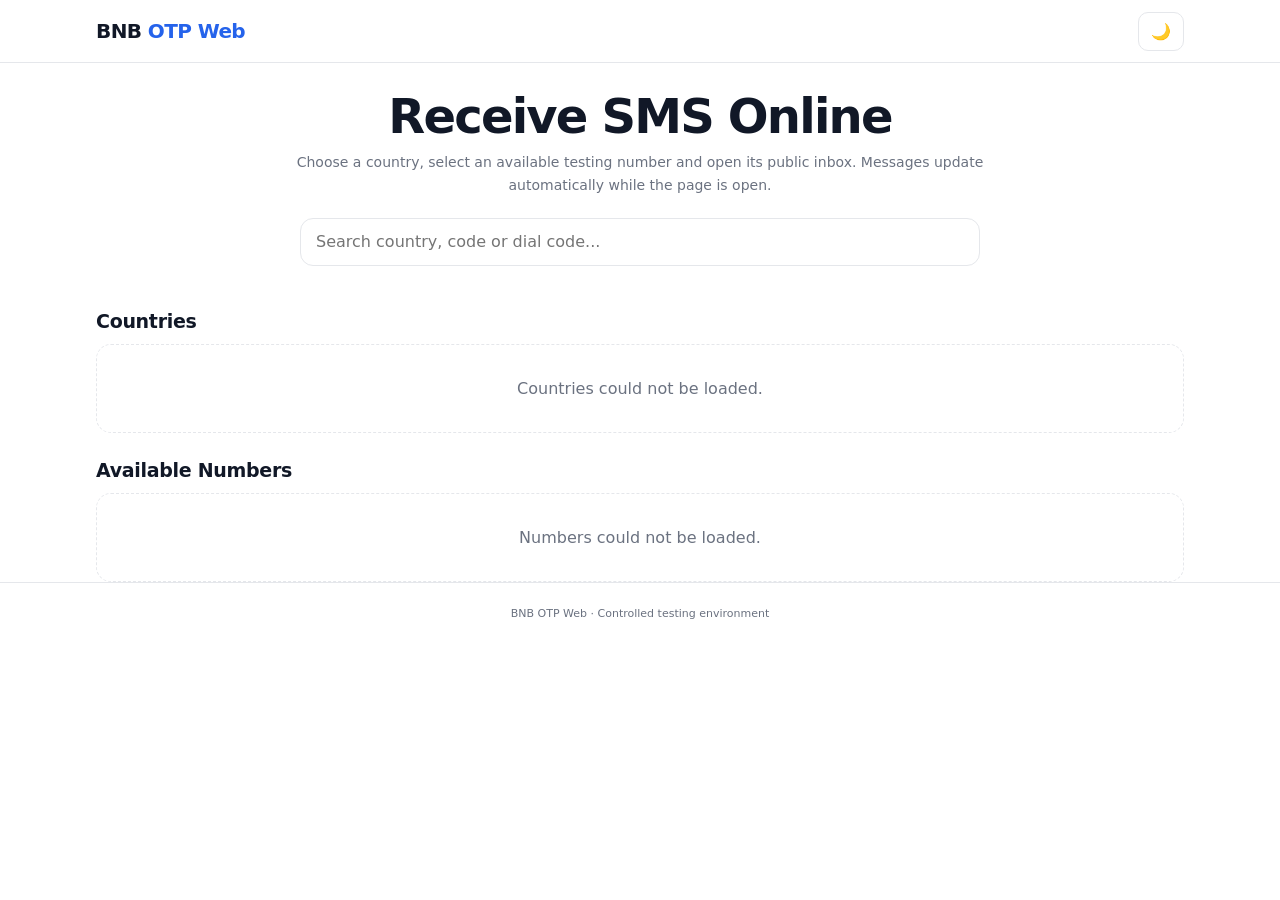
<file: frontend/index.before-fix.html>
<!doctype html>
<html lang="en">
<head>
<meta charset="utf-8">
<meta name="viewport" content="width=device-width,initial-scale=1,viewport-fit=cover">
<title>BNB OTP Web</title>
<meta name="theme-color" content="#ffffff">
<style>
:root{
--bg:#fff;
--card:#fff;
--soft:#f6f7f9;
--text:#111827;
--muted:#6b7280;
--line:#e5e7eb;
--blue:#2563eb;
--blue2:#1d4ed8;
--green:#16a34a;
--red:#dc2626;
--shadow:0 5px 20px rgba(0,0,0,.055);
}
[data-theme="dark"]{
--bg:#0b0d10;
--card:#11151a;
--soft:#181d24;
--text:#f3f4f6;
--muted:#9ca3af;
--line:#29313b;
--blue:#60a5fa;
--blue2:#3b82f6;
--green:#4ade80;
--red:#f87171;
--shadow:0 8px 28px rgba(0,0,0,.25);
}
*{box-sizing:border-box}
html{scroll-behavior:smooth}
body{
margin:0;
background:var(--bg);
color:var(--text);
font-family:Inter,system-ui,-apple-system,BlinkMacSystemFont,"Segoe UI",sans-serif;
-webkit-font-smoothing:antialiased;
}
button,input{font:inherit}
button{cursor:pointer}
a{text-decoration:none;color:inherit}
.container{width:min(1120px,100%);margin:auto;padding:0 16px}
header{
position:sticky;
top:0;
z-index:100;
background:var(--bg);
border-bottom:1px solid var(--line);
}
.nav{
height:62px;
display:flex;
align-items:center;
justify-content:space-between;
gap:12px;
}
.brand{
font-size:20px;
font-weight:900;
letter-spacing:-.6px;
}
.brand span{color:var(--blue)}
.nav-actions{display:flex;gap:7px}
.btn{
border:1px solid var(--line);
background:var(--card);
color:var(--text);
border-radius:10px;
padding:9px 12px;
font-weight:700;
}
.btn:hover{border-color:var(--blue)}
main{padding:20px 0 60px}
.hero{
text-align:center;
padding:28px 0 18px;
}
.hero h1{
margin:0 0 10px;
font-size:clamp(30px,6vw,48px);
line-height:1.05;
letter-spacing:-1.8px;
}
.hero p{
margin:auto;
max-width:700px;
color:var(--muted);
font-size:14px;
line-height:1.65;
}
.search{
max-width:680px;
margin:20px auto 0;
position:relative;
}
.search input{
width:100%;
height:48px;
border:1px solid var(--line);
background:var(--card);
color:var(--text);
border-radius:13px;
padding:0 15px;
outline:0;
}
.search input:focus{border-color:var(--blue)}
.section-title{
display:flex;
align-items:center;
justify-content:space-between;
gap:10px;
margin:26px 0 12px;
}
.section-title h2{
margin:0;
font-size:19px;
letter-spacing:-.3px;
}
.count{
color:var(--muted);
font-size:12px;
}
.country-grid{
display:grid;
grid-template-columns:repeat(4,1fr);
gap:10px;
}
.country-card{
width:100%;
border:1px solid var(--line);
background:var(--card);
color:var(--text);
border-radius:15px;
padding:14px;
text-align:left;
box-shadow:var(--shadow);
transition:.15s;
}
.country-card:hover{
transform:translateY(-2px);
border-color:var(--blue);
}
.country-row{
display:flex;
align-items:center;
gap:10px;
}
.flag{
font-size:28px;
width:35px;
text-align:center;
}
.country-name{
font-weight:800;
font-size:14px;
}
.country-dial{
font-size:12px;
color:var(--muted);
margin-top:3px;
}
.country-numbers{
font-size:11px;
color:var(--blue);
margin-top:8px;
}
.number-grid{
display:grid;
grid-template-columns:repeat(3,1fr);
gap:11px;
}
.number-card{
border:1px solid var(--line);
background:var(--card);
border-radius:16px;
padding:15px;
box-shadow:var(--shadow);
}
.number-head{
display:flex;
align-items:flex-start;
justify-content:space-between;
gap:8px;
}
.number{
font-size:17px;
font-weight:900;
letter-spacing:.1px;
word-break:break-all;
}
.status{
font-size:10px;
padding:4px 7px;
border-radius:999px;
background:var(--soft);
color:var(--muted);
white-space:nowrap;
}
.status.received{color:var(--green)}
.number-label{
font-size:12px;
color:var(--muted);
margin-top:7px;
}
.number-actions{
display:grid;
grid-template-columns:1fr 1fr;
gap:7px;
margin-top:13px;
}
.primary,.secondary{
border-radius:10px;
padding:10px 8px;
font-weight:800;
border:1px solid var(--line);
}
.primary{
background:var(--blue);
border-color:var(--blue);
color:#fff;
}
.primary:hover{background:var(--blue2)}
.secondary{
background:var(--soft);
color:var(--text);
}
.empty{
padding:34px 18px;
border:1px dashed var(--line);
border-radius:15px;
text-align:center;
color:var(--muted);
grid-column:1/-1;
}
#detail{display:none}
#detail.show{display:block}
#home.hide{display:none}
.detail-top{
display:flex;
align-items:center;
gap:8px;
margin:7px 0 18px;
}
.detail-title{
flex:1;
min-width:0;
font-size:22px;
font-weight:900;
word-break:break-all;
}
.back{
border:1px solid var(--line);
background:var(--card);
color:var(--text);
border-radius:10px;
padding:9px 12px;
font-weight:750;
}
.update{
border:1px solid var(--line);
background:var(--card);
color:var(--text);
border-radius:10px;
padding:9px 12px;
font-weight:800;
}
.update.busy{opacity:.6}
.number-box{
border:1px solid var(--line);
background:var(--card);
border-radius:18px;
padding:20px;
box-shadow:var(--shadow);
}
.small-label{
font-size:10px;
color:var(--muted);
font-weight:800;
letter-spacing:.8px;
}
.big-number{
font-size:clamp(25px,6vw,39px);
font-weight:950;
margin:7px 0 15px;
word-break:break-all;
}
.copy-big{
width:100%;
border:0;
background:var(--blue);
color:#fff;
border-radius:11px;
padding:12px;
font-weight:850;
}
.copy-big:hover{background:var(--blue2)}
.notice{
margin-top:12px;
padding:12px 14px;
background:var(--soft);
border-radius:12px;
color:var(--muted);
font-size:12px;
line-height:1.55;
}
.messages{
display:grid;
gap:11px;
}
.message{
border:1px solid var(--line);
background:var(--card);
border-radius:16px;
padding:16px;
box-shadow:var(--shadow);
}
.message-top{
display:flex;
justify-content:space-between;
gap:10px;
align-items:center;
}
.message-title{
font-size:12px;
font-weight:800;
color:var(--muted);
}
.copy-message{
border:1px solid var(--line);
background:var(--soft);
color:var(--text);
border-radius:9px;
padding:7px 9px;
font-size:11px;
font-weight:800;
}
.message-text{
font-size:15px;
line-height:1.55;
margin:11px 0;
white-space:pre-wrap;
overflow-wrap:anywhere;
}
.otp-row{
display:flex;
align-items:center;
justify-content:space-between;
gap:10px;
padding:10px 12px;
background:var(--soft);
border-radius:11px;
}
.otp-code{
font-size:25px;
font-weight:950;
letter-spacing:3px;
word-break:break-all;
}
.copy-otp{
border:0;
background:var(--blue);
color:#fff;
border-radius:9px;
padding:8px 10px;
font-weight:850;
}
.message-meta{
display:flex;
flex-wrap:wrap;
gap:12px;
margin-top:11px;
font-size:11px;
color:var(--muted);
}
.auto{
display:flex;
align-items:center;
justify-content:space-between;
gap:10px;
margin:13px 0;
padding:11px 13px;
border:1px solid var(--line);
background:var(--card);
border-radius:12px;
font-size:12px;
color:var(--muted);
}
.auto-left{display:flex;align-items:center;gap:7px}
.dot{
width:8px;
height:8px;
border-radius:50%;
background:var(--green);
box-shadow:0 0 0 4px color-mix(in srgb,var(--green) 12%,transparent);
}
footer{
border-top:1px solid var(--line);
padding:24px 0;
text-align:center;
font-size:11px;
color:var(--muted);
}
@media(max-width:900px){
.country-grid{grid-template-columns:repeat(3,1fr)}
.number-grid{grid-template-columns:repeat(2,1fr)}
}
@media(max-width:620px){
.container{padding:0 13px}
.nav{height:57px}
.brand{font-size:18px}
main{padding-top:10px}
.hero{padding:22px 0 12px}
.hero h1{font-size:33px}
.country-grid{grid-template-columns:repeat(2,1fr);gap:8px}
.country-card{padding:12px}
.number-grid{grid-template-columns:1fr}
.detail-top{flex-wrap:wrap}
.detail-title{order:3;flex-basis:100%;font-size:21px}
.update{margin-left:auto}
.number-actions{grid-template-columns:1fr 1fr}
}
</style>
</head>

<body>

<header>
<div class="container nav">
<a class="brand" href="#" onclick="goHome();return false">BNB <span>OTP Web</span></a>
<div class="nav-actions">
<button class="btn" onclick="toggleTheme()" id="themeBtn">🌙</button>
</div>
</div>
</header>

<main class="container">

<section id="home">

<div class="hero">
<h1>Receive SMS Online</h1>
<p>
Choose a country, select an available testing number and open its
public inbox. Messages update automatically while the page is open.
</p>

<div class="search">
<input id="search" autocomplete="off"
placeholder="Search country, code or dial code..."
oninput="renderCountries()">
</div>
</div>

<div class="section-title">
<h2>Countries</h2>
<span id="countryCount" class="count"></span>
</div>

<div id="countries" class="country-grid"></div>

<div class="section-title">
<h2 id="numbersHeading">Available Numbers</h2>
<span id="numberCount" class="count"></span>
</div>

<div id="numbers" class="number-grid"></div>

</section>

<section id="detail">

<div class="detail-top">
<button class="back" onclick="goHome()">← Back</button>
<div id="detailTitle" class="detail-title"></div>
<button class="update" id="updateBtn" onclick="manualUpdate()">↻ Update</button>
</div>

<div class="number-box">
<div class="small-label">PHONE NUMBER</div>
<div id="bigNumber" class="big-number"></div>

<button class="copy-big" onclick="copyNumber()">
Copy Number
</button>

<div class="notice">
This is a public controlled-testing inbox. Do not use it for
private, sensitive or important accounts.
</div>
</div>

<div class="auto">
<div class="auto-left">
<span class="dot"></span>
<span>Automatic updates enabled</span>
</div>
<span id="lastUpdate">Updating...</span>
</div>

<div class="section-title">
<h2>Latest Messages</h2>
<span id="messageCount" class="count"></span>
</div>

<div id="messages" class="messages"></div>

</section>

</main>

<footer>
<div class="container">
BNB OTP Web · Controlled testing environment
</div>
</footer>

<script>
const API="https://bnb-otp-web.hafejnayem1743.workers.dev/api";

let countries=[];
let numbers=[];
let selectedCountry=null;
let activeNumber=null;
let refreshTimer=null;

const $=id=>document.getElementById(id);

async function api(path){
const response=await fetch(API+path,{
cache:"no-store",
headers:{Accept:"application/json"}
});
if(!response.ok)throw new Error("HTTP "+response.status);
return response.json();
}

function esc(value){
return String(value??"").replace(/[&<>"']/g,char=>({
"&":"&amp;",
"<":"&lt;",
">":"&gt;",
'"':"&quot;",
"'":"&#039;"
}[char]));
}

function countryFlag(country){
if(country.flag)return country.flag;

const code=String(country.code||"").toUpperCase();

if(code.length===2){
return String.fromCodePoint(
...code.split("").map(c=>127397+c.charCodeAt(0))
);
}

return "🌐";
}

function copyText(text,button){
if(navigator.clipboard&&window.isSecureContext){
navigator.clipboard.writeText(String(text)).then(()=>{
copied(button);
});
return;
}

const area=document.createElement("textarea");
area.value=String(text);
area.style.position="fixed";
area.style.opacity="0";
document.body.appendChild(area);
area.focus();
area.select();

try{
document.execCommand("copy");
copied(button);
}catch(e){}

area.remove();
}

function copied(button){
if(!button)return;
const old=button.textContent;
button.textContent="Copied ✓";
setTimeout(()=>button.textContent=old,1300);
}

function copyNumber(){
if(activeNumber)copyText(activeNumber.number,$(".copy-big"));
}

function copyOtp(code,button){
copyText(code,button);
}

function copyMessage(message,button){
copyText(message,button);
}

function formatTime(value){
if(!value)return "Unknown time";
const n=Number(value);
const date=new Date(
Number.isFinite(n)&&n<100000000000?n*1000:n
);
if(isNaN(date.getTime()))return String(value);
return date.toLocaleString();
}

async function loadData(){
try{
const result=await Promise.all([
api("/countries"),
api("/numbers")
]);

countries=result[0].countries||result[0]||[];
numbers=result[1].numbers||result[1]||[];

renderCountries();
renderNumbers();
}catch(error){
$("countries").innerHTML=
'<div class="empty">Countries could not be loaded.</div>';

$("numbers").innerHTML=
'<div class="empty">Numbers could not be loaded.</div>';
}
}

function numberCountryId(number){
if(number.country_id!==null&&number.country_id!==undefined){
return Number(number.country_id);
}

const raw=String(number.number||"").replace(/\D/g,"");

for(const country of countries){
const dial=String(country.dial_code||"").replace(/\D/g,"");
if(dial&&raw.startsWith(dial))return Number(country.id);
}

return null;
}

function numbersForCountry(id){
return numbers.filter(n=>numberCountryId(n)===Number(id));
}

function renderCountries(){
const query=$("search").value.trim().toLowerCase();

const list=countries.filter(c=>
!query||
String(c.name||"").toLowerCase().includes(query)||
String(c.code||"").toLowerCase().includes(query)||
String(c.dial_code||"").toLowerCase().includes(query)
);

$("countryCount").textContent=list.length+" countries";

$("countries").innerHTML=list.map(c=>{
const total=numbersForCountry(c.id).length;

return `
<button class="country-card" onclick="selectCountry(${Number(c.id)})">
<div class="country-row">
<div class="flag">${esc(countryFlag(c))}</div>
<div>
<div class="country-name">${esc(c.name)}</div>
<div class="country-dial">${esc(c.dial_code||"")}</div>
</div>
</div>
<div class="country-numbers">
${total} ${total===1?"number":"numbers"} available
</div>
</button>`;
}).join("")||
'<div class="empty">No countries found.</div>';
}

function renderNumbers(){
let list=numbers;

if(selectedCountry!==null){
list=numbersForCountry(selectedCountry);
}

$("numbersHeading").textContent=
selectedCountry===null?"Available Numbers":"Numbers in Selected Country";

$("numberCount").textContent=list.length+" numbers";

$("numbers").innerHTML=list.map(n=>`
<article class="number-card">
<div class="number-head">
<div class="number">${esc(n.number)}</div>
<span class="status ${n.status==="received"?"received":""}">
${esc(n.status||"waiting")}
</span>
</div>

<div class="number-label">
${esc(n.label||"Public testing number")}
</div>

<div class="number-actions">
<button class="secondary"
onclick="copyText('${esc(String(n.number).replace(/'/g,"&#039;"))}',this)">
Copy Number
</button>

<button class="primary"
onclick="openNumber(${Number(n.id)})">
Open Inbox
</button>
</div>
</article>
`).join("")||
'<div class="empty">No numbers available.</div>';
}

function selectCountry(id){
selectedCountry=Number(id);
renderNumbers();

$("numbers").scrollIntoView({
behavior:"smooth",
block:"start"
});
}

async function openNumber(id){
try{
const response=await api("/numbers/"+id);

activeNumber=response.number||response;

$("home").classList.add("hide");
$("detail").classList.add("show");

$("detailTitle").textContent=activeNumber.number||"";
$("bigNumber").textContent=activeNumber.number||"";

history.replaceState(null,"","#number-"+id);

await loadInbox();

startAutoRefresh();

window.scrollTo({top:0,behavior:"smooth"});
}catch(error){
alert("Unable to open inbox.");
}
}

async function loadInbox(){
if(!activeNumber)return;

try{
const response=await api(
"/numbers/"+activeNumber.id+"/otps"
);

const list=response.otps||response||[];

$("messageCount").textContent=
list.length+" "+(list.length===1?"message":"messages");

$("messages").innerHTML=list.length?
list.map(message=>{
const code=String(message.code||"").trim();
const body=String(
message.message||"Controlled test OTP message"
);

return `
<article class="message">

<div class="message-top">
<div class="message-title">Message</div>

<button class="copy-message"
onclick='copyMessage(${JSON.stringify(body)},this)'>
Copy Message
</button>
</div>

<div class="message-text">${esc(body)}</div>

${code?`
<div class="otp-row">
<div class="otp-code">${esc(code)}</div>
<button class="copy-otp"
onclick='copyOtp(${JSON.stringify(code)},this)'>
Copy OTP
</button>
</div>
`:""}

<div class="message-meta">
<span>Sender: ${esc(message.source||"CONTROLLED_TEST")}</span>
<span>Time: ${esc(formatTime(message.created_at))}</span>
</div>

</article>`;
}).join("")
:
'<div class="empty">No messages yet.</div>';

$("lastUpdate").textContent=
"Updated "+new Date().toLocaleTimeString();

}catch(error){
$("messages").innerHTML=
'<div class="empty">Unable to update messages.</div>';
}
}

function startAutoRefresh(){
stopAutoRefresh();
refreshTimer=setInterval(()=>{
if(activeNumber)loadInbox();
},10000);
}

function stopAutoRefresh(){
if(refreshTimer){
clearInterval(refreshTimer);
refreshTimer=null;
}
}

async function manualUpdate(){
const button=$("updateBtn");
button.disabled=true;
button.classList.add("busy");
button.textContent="↻ Updating...";

await loadInbox();

button.textContent="✓ Updated";

setTimeout(()=>{
button.disabled=false;
button.classList.remove("busy");
button.textContent="↻ Update";
},900);
}

function goHome(){
stopAutoRefresh();

activeNumber=null;
selectedCountry=null;

$("detail").classList.remove("show");
$("home").classList.remove("hide");

history.replaceState(null,"","#");

renderCountries();
renderNumbers();

window.scrollTo({
top:0,
behavior:"smooth"
});
}

function toggleTheme(){
const dark=document.documentElement.dataset.theme==="dark";

document.documentElement.dataset.theme=
dark?"":"dark";

localStorage.setItem(
"bnb_theme",
dark?"light":"dark"
);

$("themeBtn").textContent=
dark?"🌙":"☀️";
}

(function(){
if(localStorage.getItem("bnb_theme")==="dark"){
document.documentElement.dataset.theme="dark";
$("themeBtn").textContent="☀️";
}
})();

loadData();
</script>

</body>
</html>
</file>
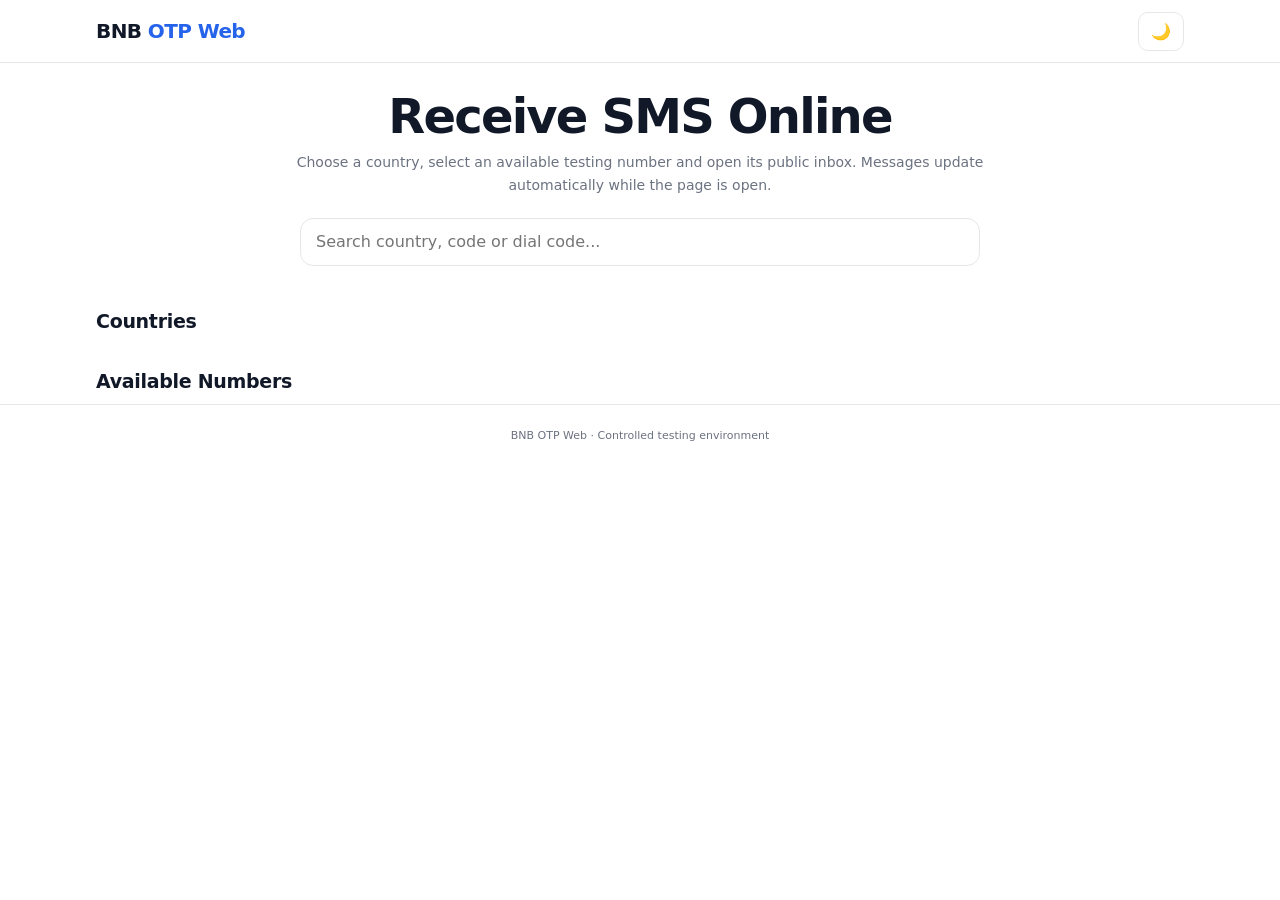
<file: frontend/index.before-full-premium.html>
<!doctype html>
<html lang="en">
<head>
<meta charset="utf-8">
<meta name="viewport" content="width=device-width,initial-scale=1,viewport-fit=cover">
<title>BNB OTP Web</title>
<meta name="theme-color" content="#ffffff">
<style>
:root{
--bg:#fff;
--card:#fff;
--soft:#f6f7f9;
--text:#111827;
--muted:#6b7280;
--line:#e5e7eb;
--blue:#2563eb;
--blue2:#1d4ed8;
--green:#16a34a;
--red:#dc2626;
--shadow:0 5px 20px rgba(0,0,0,.055);
}
[data-theme="dark"]{
--bg:#0b0d10;
--card:#11151a;
--soft:#181d24;
--text:#f3f4f6;
--muted:#9ca3af;
--line:#29313b;
--blue:#60a5fa;
--blue2:#3b82f6;
--green:#4ade80;
--red:#f87171;
--shadow:0 8px 28px rgba(0,0,0,.25);
}
*{box-sizing:border-box}
html{scroll-behavior:auto}
body{
margin:0;
background:var(--bg);
color:var(--text);
font-family:Inter,system-ui,-apple-system,BlinkMacSystemFont,"Segoe UI",sans-serif;
-webkit-font-smoothing:antialiased;
}
button,input{font:inherit}
button{cursor:pointer}
a{text-decoration:none;color:inherit}
.container{width:min(1120px,100%);margin:auto;padding:0 16px}
header{
position:sticky;
top:0;
z-index:100;
background:var(--bg);
border-bottom:1px solid var(--line);
}
.nav{
height:62px;
display:flex;
align-items:center;
justify-content:space-between;
gap:12px;
}
.brand{
font-size:20px;
font-weight:900;
letter-spacing:-.6px;
}
.brand span{color:var(--blue)}
.nav-actions{display:flex;gap:7px}
.btn{
border:1px solid var(--line);
background:var(--card);
color:var(--text);
border-radius:10px;
padding:9px 12px;
font-weight:700;
}
.btn:hover{border-color:var(--blue)}
main{padding:20px 0 60px}
.hero{
text-align:center;
padding:28px 0 18px;
}
.hero h1{
margin:0 0 10px;
font-size:clamp(30px,6vw,48px);
line-height:1.05;
letter-spacing:-1.8px;
}
.hero p{
margin:auto;
max-width:700px;
color:var(--muted);
font-size:14px;
line-height:1.65;
}
.search{
max-width:680px;
margin:20px auto 0;
position:relative;
}
.search input{
width:100%;
height:48px;
border:1px solid var(--line);
background:var(--card);
color:var(--text);
border-radius:13px;
padding:0 15px;
outline:0;
}
.search input:focus{border-color:var(--blue)}
.section-title{
display:flex;
align-items:center;
justify-content:space-between;
gap:10px;
margin:26px 0 12px;
}
.section-title h2{
margin:0;
font-size:19px;
letter-spacing:-.3px;
}
.count{
color:var(--muted);
font-size:12px;
}
.country-grid{
display:grid;
grid-template-columns:repeat(4,1fr);
gap:10px;
}
.country-card{
width:100%;
border:1px solid var(--line);
background:var(--card);
color:var(--text);
border-radius:15px;
padding:14px;
text-align:left;
box-shadow:var(--shadow);
transition:.15s;
}
.country-card:hover{
transform:translateY(-2px);
border-color:var(--blue);
}
.country-row{
display:flex;
align-items:center;
gap:10px;
}
.flag{
font-size:28px;
width:35px;
text-align:center;
}
.country-name{
font-weight:800;
font-size:14px;
}
.country-dial{
font-size:12px;
color:var(--muted);
margin-top:3px;
}
.country-numbers{
font-size:11px;
color:var(--blue);
margin-top:8px;
}
.number-grid{
display:grid;
grid-template-columns:repeat(3,1fr);
gap:11px;
}
.number-card{
border:1px solid var(--line);
background:var(--card);
border-radius:16px;
padding:15px;
box-shadow:var(--shadow);
}
.number-head{
display:flex;
align-items:flex-start;
justify-content:space-between;
gap:8px;
}
.number{
font-size:17px;
font-weight:900;
letter-spacing:.1px;
word-break:break-all;
}
.status{
font-size:10px;
padding:4px 7px;
border-radius:999px;
background:var(--soft);
color:var(--muted);
white-space:nowrap;
}
.status.received{color:var(--green)}
.number-label{
font-size:12px;
color:var(--muted);
margin-top:7px;
}
.number-actions{
display:grid;
grid-template-columns:1fr 1fr;
gap:7px;
margin-top:13px;
}
.primary,.secondary{
border-radius:10px;
padding:10px 8px;
font-weight:800;
border:1px solid var(--line);
}
.primary{
background:var(--blue);
border-color:var(--blue);
color:#fff;
}
.primary:hover{background:var(--blue2)}
.secondary{
background:var(--soft);
color:var(--text);
}
.empty{
padding:34px 18px;
border:1px dashed var(--line);
border-radius:15px;
text-align:center;
color:var(--muted);
grid-column:1/-1;
}
#detail{display:none}
#detail.show{display:block}
#home.hide{display:none}
.detail-top{
display:flex;
align-items:center;
gap:8px;
margin:7px 0 18px;
}
.detail-title{
flex:1;
min-width:0;
font-size:22px;
font-weight:900;
word-break:break-all;
}
.back{
border:1px solid var(--line);
background:var(--card);
color:var(--text);
border-radius:10px;
padding:9px 12px;
font-weight:750;
}
.update{
border:1px solid var(--line);
background:var(--card);
color:var(--text);
border-radius:10px;
padding:9px 12px;
font-weight:800;
}
.update.busy{opacity:.6}
.number-box{
border:1px solid var(--line);
background:var(--card);
border-radius:18px;
padding:20px;
box-shadow:var(--shadow);
}
.small-label{
font-size:10px;
color:var(--muted);
font-weight:800;
letter-spacing:.8px;
}
.big-number{
font-size:clamp(25px,6vw,39px);
font-weight:950;
margin:7px 0 15px;
word-break:break-all;
}
.copy-big{
width:100%;
border:0;
background:var(--blue);
color:#fff;
border-radius:11px;
padding:12px;
font-weight:850;
}
.copy-big:hover{background:var(--blue2)}
.notice{
margin-top:12px;
padding:12px 14px;
background:var(--soft);
border-radius:12px;
color:var(--muted);
font-size:12px;
line-height:1.55;
}
.messages{
display:grid;
gap:11px;
}
.message{
border:1px solid var(--line);
background:var(--card);
border-radius:16px;
padding:16px;
box-shadow:var(--shadow);
}
.message-top{
display:flex;
justify-content:space-between;
gap:10px;
align-items:center;
}
.message-title{
font-size:12px;
font-weight:800;
color:var(--muted);
}
.copy-message{
border:1px solid var(--line);
background:var(--soft);
color:var(--text);
border-radius:9px;
padding:7px 9px;
font-size:11px;
font-weight:800;
}
.message-text{
font-size:15px;
line-height:1.55;
margin:11px 0;
white-space:pre-wrap;
overflow-wrap:anywhere;
}
.otp-row{
display:flex;
align-items:center;
justify-content:space-between;
gap:10px;
padding:10px 12px;
background:var(--soft);
border-radius:11px;
}
.otp-code{
font-size:34px;
font-weight:950;
letter-spacing:3px;
word-break:break-all;
}
.copy-otp{
border:0;
background:var(--blue);
color:#fff;
border-radius:9px;
padding:8px 10px;
font-weight:850;
}
.message-meta{
display:flex;
flex-wrap:wrap;
gap:12px;
margin-top:11px;
font-size:11px;
color:var(--muted);
}
.auto{
display:flex;
align-items:center;
justify-content:space-between;
gap:10px;
margin:13px 0;
padding:11px 13px;
border:1px solid var(--line);
background:var(--card);
border-radius:12px;
font-size:12px;
color:var(--muted);
}
.auto-left{display:flex;align-items:center;gap:7px}
.dot{
width:8px;
height:8px;
border-radius:50%;
background:var(--green);
box-shadow:0 0 0 4px color-mix(in srgb,var(--green) 12%,transparent);
}
footer{
border-top:1px solid var(--line);
padding:24px 0;
text-align:center;
font-size:11px;
color:var(--muted);
}
@media(max-width:900px){
.country-grid{grid-template-columns:repeat(3,1fr)}
.number-grid{grid-template-columns:repeat(2,1fr)}
}
@media(max-width:620px){
.container{padding:0 13px}
.nav{height:57px}
.brand{font-size:18px}
main{padding-top:10px}
.hero{padding:22px 0 12px}
.hero h1{font-size:33px}
.country-grid{grid-template-columns:repeat(2,1fr);gap:8px}
.country-card{padding:12px}
.number-grid{grid-template-columns:1fr}
.detail-top{flex-wrap:wrap}
.detail-title{order:3;flex-basis:100%;font-size:21px}
.update{margin-left:auto}
.number-actions{grid-template-columns:1fr 1fr}
}

/* ===== PREMIUM MOTION & MICRO-INTERACTIONS ===== */

html{
  scroll-behavior:auto;
}

body{
  transition:
    background-color .28s ease,
    color .28s ease;
}

header{
  backdrop-filter:saturate(150%) blur(14px);
  -webkit-backdrop-filter:saturate(150%) blur(14px);
  background:color-mix(in srgb,var(--bg) 88%,transparent);
  transition:
    background-color .28s ease,
    border-color .28s ease,
    box-shadow .28s ease;
}

header:hover{
  box-shadow:0 8px 30px rgba(0,0,0,.045);
}

.brand{
  transition:transform .22s ease,opacity .22s ease;
}

.brand:hover{
  transform:translateY(-1px);
  opacity:.88;
}

.btn,
.back,
.update,
.copy-big,
.primary,
.secondary,
.copy-message,
.copy-otp{
  position:relative;
  overflow:hidden;
  transform:translateZ(0);
  transition:
    transform .18s cubic-bezier(.22,1,.36,1),
    box-shadow .22s ease,
    background-color .22s ease,
    border-color .22s ease,
    opacity .22s ease;
  -webkit-tap-highlight-color:transparent;
}

.btn::after,
.back::after,
.update::after,
.copy-big::after,
.primary::after,
.secondary::after,
.copy-message::after,
.copy-otp::after{
  content:"";
  position:absolute;
  inset:0;
  background:linear-gradient(
    110deg,
    transparent 20%,
    rgba(255,255,255,.20) 48%,
    transparent 76%
  );
  transform:translateX(-130%);
  transition:transform .55s ease;
  pointer-events:none;
}

.btn:hover::after,
.back:hover::after,
.update:hover::after,
.copy-big:hover::after,
.primary:hover::after,
.secondary:hover::after,
.copy-message:hover::after,
.copy-otp:hover::after{
  transform:translateX(130%);
}

.btn:hover,
.back:hover,
.update:hover,
.copy-big:hover,
.primary:hover,
.secondary:hover,
.copy-message:hover,
.copy-otp:hover{
  transform:translateY(-2px);
  box-shadow:0 8px 22px rgba(37,99,235,.12);
}

.btn:active,
.back:active,
.update:active,
.copy-big:active,
.primary:active,
.secondary:active,
.copy-message:active,
.copy-otp:active{
  transform:translateY(1px) scale(.975);
  box-shadow:0 3px 10px rgba(0,0,0,.10);
}

.search input{
  transition:
    border-color .22s ease,
    box-shadow .25s ease,
    transform .22s ease,
    background-color .28s ease;
}

.search input:focus{
  transform:translateY(-1px);
  box-shadow:
    0 0 0 4px color-mix(in srgb,var(--blue) 12%,transparent),
    0 10px 28px rgba(0,0,0,.055);
}

.hero h1{
  animation:premiumFadeUp .65s cubic-bezier(.22,1,.36,1) both;
}

.hero p{
  animation:premiumFadeUp .65s .08s cubic-bezier(.22,1,.36,1) both;
}

.search{
  animation:premiumFadeUp .65s .15s cubic-bezier(.22,1,.36,1) both;
}

.country-card{
  position:relative;
  overflow:hidden;
  transform:translateZ(0);
  transition:
    transform .25s cubic-bezier(.22,1,.36,1),
    border-color .25s ease,
    box-shadow .25s ease,
    background-color .28s ease;
  animation:cardReveal .48s cubic-bezier(.22,1,.36,1) both;
}

.country-card::before{
  content:"";
  position:absolute;
  width:90px;
  height:90px;
  right:-45px;
  top:-45px;
  border-radius:50%;
  background:color-mix(in srgb,var(--blue) 9%,transparent);
  transition:transform .35s ease;
}

.country-card:hover{
  transform:translateY(-5px) scale(1.012);
  border-color:color-mix(in srgb,var(--blue) 65%,var(--line));
  box-shadow:
    0 14px 34px rgba(0,0,0,.075),
    0 0 0 1px color-mix(in srgb,var(--blue) 7%,transparent);
}

.country-card:hover::before{
  transform:scale(2.2);
}

.flag{
  transition:transform .3s cubic-bezier(.22,1,.36,1);
}

.country-card:hover .flag{
  transform:scale(1.14) rotate(-3deg);
}

.number-card{
  position:relative;
  overflow:hidden;
  transform:translateZ(0);
  transition:
    transform .25s cubic-bezier(.22,1,.36,1),
    border-color .25s ease,
    box-shadow .25s ease,
    background-color .28s ease;
  animation:cardReveal .5s cubic-bezier(.22,1,.36,1) both;
}

.number-card:hover{
  transform:translateY(-4px);
  border-color:color-mix(in srgb,var(--blue) 42%,var(--line));
  box-shadow:
    0 14px 32px rgba(0,0,0,.07),
    0 0 0 1px color-mix(in srgb,var(--blue) 5%,transparent);
}

.number{
  transition:color .2s ease,transform .2s ease;
}

.number-card:hover .number{
  color:var(--blue);
}

.status{
  transition:
    transform .2s ease,
    background-color .2s ease;
}

.number-card:hover .status{
  transform:scale(1.04);
}

.message{
  position:relative;
  overflow:hidden;
  transition:
    transform .24s cubic-bezier(.22,1,.36,1),
    border-color .24s ease,
    box-shadow .24s ease;
  animation:cardReveal .5s cubic-bezier(.22,1,.36,1) both;
}

.message:hover{
  transform:translateY(-3px);
  border-color:color-mix(in srgb,var(--blue) 32%,var(--line));
  box-shadow:0 13px 32px rgba(0,0,0,.07);
}

.message::before{
  content:"";
  position:absolute;
  left:0;
  top:0;
  bottom:0;
  width:3px;
  background:var(--blue);
  opacity:.65;
  transform:scaleY(0);
  transform-origin:center;
  transition:transform .3s ease;
}

.message:hover::before{
  transform:scaleY(1);
}

.otp-row{
  transition:
    transform .22s ease,
    box-shadow .25s ease,
    background-color .25s ease;
}

.message:hover .otp-row{
  transform:translateY(-1px);
  box-shadow:inset 0 0 0 1px color-mix(in srgb,var(--blue) 10%,transparent);
}

.otp-code{
  text-shadow:0 0 22px color-mix(in srgb,var(--blue) 18%,transparent);
  transition:
    transform .22s ease,
    color .22s ease,
    letter-spacing .22s ease;
}

.message:hover .otp-code{
  transform:scale(1.025);
  color:var(--blue);
}

.big-number{
  transition:
    transform .25s ease,
    color .25s ease;
}

.number-box:hover .big-number{
  transform:translateX(2px);
  color:var(--blue);
}

.dot{
  animation:pulseDot 1.8s ease-in-out infinite;
}

.update.busy{
  opacity:.6;
}

.update.busy{
  animation:spinButton .9s linear infinite;
}

.auto{
  transition:
    transform .22s ease,
    border-color .22s ease,
    box-shadow .22s ease;
}

.auto:hover{
  transform:translateY(-2px);
  box-shadow:0 8px 22px rgba(0,0,0,.05);
}

.empty{
  animation:premiumFadeUp .4s ease both;
}

footer{
  transition:border-color .28s ease;
}

#countryPage,
#detail{
  animation:pageEnter .42s cubic-bezier(.22,1,.36,1) both;
}

.copy-big:hover{
  box-shadow:0 10px 28px rgba(37,99,235,.20);
}

@keyframes premiumFadeUp{
  from{
    opacity:0;
    transform:translateY(12px);
  }
  to{
    opacity:1;
    transform:translateY(0);
  }
}

@keyframes cardReveal{
  from{
    opacity:0;
    transform:translateY(12px) scale(.985);
  }
  to{
    opacity:1;
    transform:translateY(0) scale(1);
  }
}

@keyframes pageEnter{
  from{
    opacity:0;
    transform:translateX(10px);
  }
  to{
    opacity:1;
    transform:translateX(0);
  }
}

@keyframes pulseDot{
  0%,100%{
    box-shadow:0 0 0 3px color-mix(in srgb,var(--green) 10%,transparent);
  }
  50%{
    box-shadow:0 0 0 7px color-mix(in srgb,var(--green) 3%,transparent);
  }
}

@keyframes spinButton{
  from{transform:rotate(0deg)}
  to{transform:rotate(360deg)}
}

@media(max-width:620px){
  .country-card:hover{
    transform:translateY(-3px);
  }

  .number-card:hover,
  .message:hover{
    transform:translateY(-2px);
  }

  .btn:hover,
  .back:hover,
  .update:hover,
  .copy-big:hover,
  .primary:hover,
  .secondary:hover,
  .copy-message:hover,
  .copy-otp:hover{
    transform:translateY(-1px);
  }

  .otp-code{
    font-size:32px;
    letter-spacing:2.5px;
  }
}

@media(prefers-reduced-motion:reduce){
  *,
  *::before,
  *::after{
    animation-duration:.01ms !important;
    animation-iteration-count:1 !important;
    scroll-behavior:auto !important;
    transition-duration:.01ms !important;
  }
}

</style>
</head>

<body>

<header>
<div class="container nav">
<a class="brand" href="#" onclick="goHome();return false">BNB <span>OTP Web</span></a>
<div class="nav-actions">
<button class="btn" onclick="toggleTheme()" id="themeBtn">🌙</button>
</div>
</div>
</header>

<main class="container">

<section id="home">

<div class="hero">
<h1>Receive SMS Online</h1>
<p>
Choose a country, select an available testing number and open its
public inbox. Messages update automatically while the page is open.
</p>

<div class="search">
<input id="search" autocomplete="off"
placeholder="Search country, code or dial code..."
oninput="renderCountries()">
</div>
</div>

<div class="section-title">
<h2>Countries</h2>
<span id="countryCount" class="count"></span>
</div>

<div id="countries" class="country-grid"></div>

<div class="section-title">
<h2 id="numbersHeading">Available Numbers</h2>
<span id="numberCount" class="count"></span>
</div>

<div id="numbers" class="number-grid"></div>

</section>

<section id="countryPage" style="display:none">
  <div class="detail-top">
    <button class="back" onclick="goBack()">← Back</button>
    <div id="countryPageTitle" class="detail-title"></div>
    <button class="update" onclick="refreshCountry()">↻ Update</button>
  </div>
  <div class="section-head">
    <div>
      <div class="eyebrow">COUNTRY</div>
      <h2 id="countryPageHeading">Available Numbers</h2>
    </div>
    <div id="countryPageCount" class="muted"></div>
  </div>
  <div id="countryNumbers" class="number-grid"></div>
</section>

<section id="detail">

<div class="detail-top">
<button class="back" onclick="goBack()">← Back</button>
<div id="detailTitle" class="detail-title"></div>
<button class="update" id="updateBtn" onclick="manualUpdate()">↻ Update</button>
</div>

<div class="number-box">
<div class="small-label">PHONE NUMBER</div>
<div id="bigNumber" class="big-number"></div>

<button class="copy-big" onclick="copyNumber()">
Copy Number
</button>

<div class="notice">
This is a public controlled-testing inbox. Do not use it for
private, sensitive or important accounts.
</div>
</div>

<div class="auto">
<div class="auto-left">
<span class="dot"></span>
<span>Automatic updates enabled</span>
</div>
<span id="lastUpdate">Updating...</span>
</div>

<div class="section-title">
<h2>Latest Messages</h2>
<span id="messageCount" class="count"></span>
</div>

<div id="messages" class="messages"></div>

</section>

</main>

<footer>
<div class="container">
BNB OTP Web · Controlled testing environment
</div>
</footer>

<script>
const API="https://bnb-otp-web.hafejnayem1743.workers.dev/api";

let countries=[];
let numbers=[];
let selectedCountry=null;
let activeNumber=null;
let refreshTimer=null;

const $=id=>document.getElementById(id);

async function api(path){
const response=await fetch(API+path,{
cache:"no-store",
headers:{Accept:"application/json"}
});
if(!response.ok)throw new Error("HTTP "+response.status);
return response.json();
}

function esc(value){
return String(value??"").replace(/[&<>"']/g,char=>({
"&":"&amp;",
"<":"&lt;",
">":"&gt;",
'"':"&quot;",
"'":"&#039;"
}[char]));
}

function countryFlag(country){
if(country.flag)return country.flag;

const code=String(country.code||"").toUpperCase();

if(code.length===2){
return String.fromCodePoint(
...code.split("").map(c=>127397+c.charCodeAt(0))
);
}

return "🌐";
}

function copyText(text,button){
if(navigator.clipboard&&window.isSecureContext){
navigator.clipboard.writeText(String(text)).then(()=>{
copied(button);
});
return;
}

const area=document.createElement("textarea");
area.value=String(text);
area.style.position="fixed";
area.style.opacity="0";
document.body.appendChild(area);
area.focus();
area.select();

try{
document.execCommand("copy");
copied(button);
}catch(e){}

area.remove();
}

function copied(button){
if(!button)return;
const old=button.textContent;
button.textContent="Copied ✓";
setTimeout(()=>button.textContent=old,1300);
}

function copyNumber(){
if(activeNumber)copyText(activeNumber.number,$(".copy-big"));
}

function copyOtp(code,button){
copyText(code,button);
}

function copyMessage(message,button){
copyText(message,button);
}

function formatTime(value){
    if(!value)return "Unknown time";
    const n=Number(value);
    const date=new Date(Number.isFinite(n)&&n<100000000000?n*1000:n);
    if(isNaN(date.getTime()))return String(value);

    const seconds=Math.max(0,Math.floor((Date.now()-date.getTime())/1000));
    if(seconds<10)return "just now";
    if(seconds<60)return seconds+" seconds ago";

    const minutes=Math.floor(seconds/60);
    if(minutes<60)return minutes+" minute"+(minutes===1?"":"s")+" ago";

    const hours=Math.floor(minutes/60);
    if(hours<24)return hours+" hour"+(hours===1?"":"s")+" ago";

    const days=Math.floor(hours/24);
    if(days<7)return days+" day"+(days===1?"":"s")+" ago";

    return date.toLocaleString();
  }

async function loadData(){
try{
const result=await Promise.all([
api("/countries"),
api("/numbers")
]);

countries=result[0].countries||result[0]||[];
numbers=result[1].numbers||result[1]||[];

renderCountries();
renderNumbers();
}catch(error){
$("countries").innerHTML=
'<div class="empty">Countries could not be loaded.</div>';

$("numbers").innerHTML=
'<div class="empty">Numbers could not be loaded.</div>';
}
}

function numberCountryId(number){
if(number.country_id!==null&&number.country_id!==undefined){
return Number(number.country_id);
}

const raw=String(number.number||"").replace(/\D/g,"");

for(const country of countries){
const dial=String(country.dial_code||"").replace(/\D/g,"");
if(dial&&raw.startsWith(dial))return Number(country.id);
}

return null;
}

function numbersForCountry(id){
return numbers.filter(n=>numberCountryId(n)===Number(id));
}

function renderCountries(){
const query=$("search").value.trim().toLowerCase();

const list=countries.filter(c=>
!query||
String(c.name||"").toLowerCase().includes(query)||
String(c.code||"").toLowerCase().includes(query)||
String(c.dial_code||"").toLowerCase().includes(query)
);

$("countryCount").textContent=list.length+" countries";

$("countries").innerHTML=list.map(c=>{
const total=numbersForCountry(c.id).length;

return `
<button class="country-card" onclick="selectCountry(${Number(c.id)})">
<div class="country-row">
<div class="flag">${esc(countryFlag(c))}</div>
<div>
<div class="country-name">${esc(c.name)}</div>
<div class="country-dial">${esc(c.dial_code||"")}</div>
</div>
</div>
<div class="country-numbers">
${total} ${total===1?"number":"numbers"} available
</div>
</button>`;
}).join("")||
'<div class="empty">No countries found.</div>';
}

function renderNumbers(){
let list=numbers;

if(selectedCountry!==null){
list=numbersForCountry(selectedCountry);
}

$("numbersHeading").textContent=
selectedCountry===null?"Available Numbers":"Numbers in Selected Country";

$("numberCount").textContent=list.length+" numbers";

$("numbers").innerHTML=list.map(n=>`
<article class="number-card">
<div class="number-head">
<div class="number">${esc(n.number)}</div>
<span class="status ${n.status==="received"?"received":""}">
${esc(n.status||"waiting")}
</span>
</div>

<div class="number-label">
${esc(n.label||"Public testing number")}
</div>

<div class="number-actions">
<button class="secondary"
onclick="copyText('${esc(String(n.number).replace(/'/g,"&#039;"))}',this)">
Copy Number
</button>

<button class="primary"
onclick="openNumber(${Number(n.id)})">
Open Inbox
</button>
</div>
</article>
`).join("")||
'<div class="empty">No numbers available.</div>';
}

function selectCountry(id,push=true){
    selectedCountry=Number(id);
    renderCountryPage();
    $("home").classList.add("hide");
    $("countryPage").style.display="block";
    $("detail").classList.remove("show");

    if(push){
      history.pushState({view:"country",id:selectedCountry},"","#country-"+selectedCountry);
    }
    window.scrollTo(0,0);
  }

  function renderCountryPage(){
    const country=countries.find(c=>Number(c.id)===Number(selectedCountry));
    if(!country){ goHome(); return; }

    const list=numbersForCountry(selectedCountry);

    $("countryPageTitle").textContent=countryFlag(country)+" "+(country.name||"Country");
    $("countryPageHeading").textContent=(country.name||"Country")+" Numbers";
    $("countryPageCount").textContent=list.length+" "+(list.length===1?"number":"numbers");

    $("countryNumbers").innerHTML=list.map(n=>`
      <article class="number-card">
        <div class="number-head">
          <div class="number">${esc(n.number)}</div>
          <span class="status ${n.status==="received"?"received":""}">${esc(n.status||"waiting")}</span>
        </div>
        <div class="number-label">${esc(n.label||"Public testing number")}</div>
        <div class="number-actions">
          <button class="secondary" onclick="copyText('${esc(String(n.number).replace(/'/g,"&#039;"))}',this)">Copy Number</button>
          <button class="primary" onclick="openNumber(${Number(n.id)})">Open Inbox</button>
        </div>
      </article>
    `).join("") || '<div class="empty">No numbers available for this country.</div>';
  }

  function refreshCountry(){
    renderCountryPage();
  }

async async function openNumber(id,push=true){
    try{
      const response=await api("/numbers/"+id);
      activeNumber=response.number||response;

      $("home").classList.add("hide");
      $("countryPage").style.display="none";
      $("detail").classList.add("show");

      $("detailTitle").textContent=activeNumber.number||"";
      $("bigNumber").textContent=activeNumber.number||"";

      if(push){
        history.pushState({view:"number",id:Number(id)},"","#number-"+id);
      }

      await loadInbox();
      startAutoRefresh();
      window.scrollTo(0,0);
    }catch(error){
      alert("Unable to open inbox.");
    }
  }

async function loadInbox(){
if(!activeNumber)return;

try{
const response=await api(
"/numbers/"+activeNumber.id+"/otps"
);

const list=response.otps||response||[];

$("messageCount").textContent=
list.length+" "+(list.length===1?"message":"messages");

$("messages").innerHTML=list.length?
list.map(message=>{
const code=String(message.code||"").trim();
const body=String(
message.message||"Controlled test OTP message"
);

return `
<article class="message">

<div class="message-top">
<div class="message-title">Message</div>

<button class="copy-message"
onclick='copyMessage(${JSON.stringify(body)},this)'>
Copy Message
</button>
</div>

<div class="message-text">${esc(body)}</div>

${code?`
<div class="otp-row">
<div class="otp-code">${esc(code)}</div>
<button class="copy-otp"
onclick='copyOtp(${JSON.stringify(code)},this)'>
Copy OTP
</button>
</div>
`:""}

<div class="message-meta">
<span>Sender: ${esc(message.source||"CONTROLLED_TEST")}</span>
<span>Time: ${esc(formatTime(message.created_at))}</span>
</div>

</article>`;
}).join("")
:
'<div class="empty">No messages yet.</div>';

$("lastUpdate").textContent=
"Updated "+new Date().toLocaleTimeString();

}catch(error){
$("messages").innerHTML=
'<div class="empty">Unable to update messages.</div>';
}
}

function startAutoRefresh(){
stopAutoRefresh();
refreshTimer=setInterval(()=>{
if(activeNumber)loadInbox();
},10000);
}

function stopAutoRefresh(){
if(refreshTimer){
clearInterval(refreshTimer);
refreshTimer=null;
}
}

async function manualUpdate(){
const button=$("updateBtn");
button.disabled=true;
button.classList.add("busy");
button.textContent="↻ Updating...";

await loadInbox();

button.textContent="✓ Updated";

setTimeout(()=>{
button.disabled=false;
button.classList.remove("busy");
button.textContent="↻ Update";
},900);
}

function goHome(){
    stopAutoRefresh();
    activeNumber=null;
    selectedCountry=null;

    $("detail").classList.remove("show");
    $("countryPage").style.display="none";
    $("home").classList.remove("hide");

    history.pushState({view:"home"},"","#");
    renderCountries();
    renderNumbers();
    window.scrollTo(0,0);
  }

  function goBack(){
    stopAutoRefresh();

    if(activeNumber){
      activeNumber=null;
      if(selectedCountry!==null){
        $("detail").classList.remove("show");
        $("home").classList.add("hide");
        $("countryPage").style.display="block";
        renderCountryPage();
        history.pushState({view:"country",id:selectedCountry},"","#country-"+selectedCountry);
      }else{
        goHome();
      }
      window.scrollTo(0,0);
      return;
    }

    if(selectedCountry!==null){
      goHome();
      return;
    }

    goHome();
  }

function toggleTheme(){
const dark=document.documentElement.dataset.theme==="dark";

document.documentElement.dataset.theme=
dark?"":"dark";

localStorage.setItem(
"bnb_theme",
dark?"light":"dark"
);

$("themeBtn").textContent=
dark?"🌙":"☀️";
}

(function(){
if(localStorage.getItem("bnb_theme")==="dark"){
document.documentElement.dataset.theme="dark";
$("themeBtn").textContent="☀️";
}
})();

  async function restoreRoute(){
    const hash=window.location.hash||"";

    if(hash.startsWith("#number-")){
      const id=Number(hash.slice(8));
      if(Number.isFinite(id)&&id>0){
        await openNumber(id,false);
        return;
      }
    }

    if(hash.startsWith("#country-")){
      const id=Number(hash.slice(9));
      if(Number.isFinite(id)&&id>0){
        selectCountry(id,false);
        return;
      }
    }

    stopAutoRefresh();
    activeNumber=null;
    selectedCountry=null;
    $("detail").classList.remove("show");
    $("countryPage").style.display="none";
    $("home").classList.remove("hide");
    renderCountries();
    renderNumbers();
    window.scrollTo(0,0);
  }

  window.addEventListener("popstate",restoreRoute);
  loadData().then(restoreRoute);

</script>

</body>
</html>
</file>
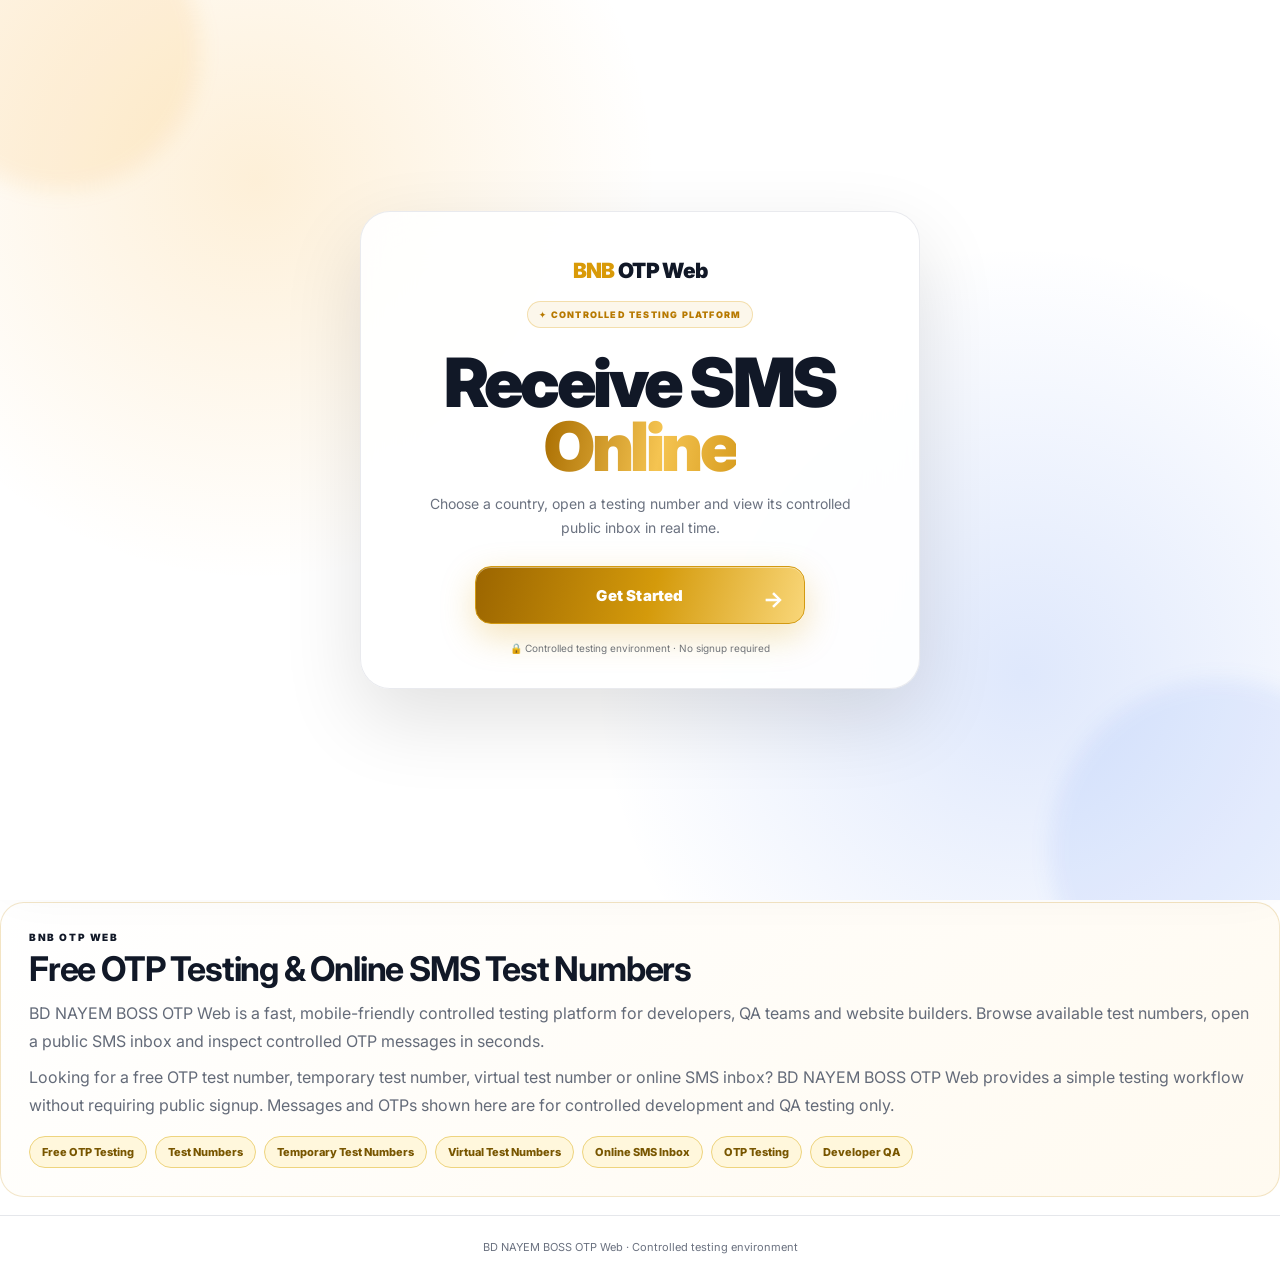
<file: frontend/index.before-getstarted-fix.html>
<!doctype html>
<html lang="en">
<head>
<meta charset="utf-8">
<meta name="viewport" content="width=device-width,initial-scale=1,viewport-fit=cover">
<title>BD NAYEM BOSS OTP Web — Free OTP Testing & Online SMS Test Numbers</title>
<meta name="theme-color" content="#ffffff">
<style>
:root{
--bg:#fff;
--card:#fff;
--soft:#f6f7f9;
--text:#111827;
--muted:#6b7280;
--line:#e5e7eb;
--blue:#2563eb;
--blue2:#1d4ed8;
--green:#16a34a;
--red:#dc2626;
--shadow:0 5px 20px rgba(0,0,0,.055);
}
[data-theme="dark"]{
--bg:#0b0d10;
--card:#11151a;
--soft:#181d24;
--text:#f3f4f6;
--muted:#9ca3af;
--line:#29313b;
--blue:#60a5fa;
--blue2:#3b82f6;
--green:#4ade80;
--red:#f87171;
--shadow:0 8px 28px rgba(0,0,0,.25);
}
*{box-sizing:border-box}
html{scroll-behavior:auto}
body{
margin:0;
background:var(--bg);
color:var(--text);
font-family:Inter,system-ui,-apple-system,BlinkMacSystemFont,"Segoe UI",sans-serif;
-webkit-font-smoothing:antialiased;
}
button,input{font:inherit}
button{cursor:pointer}
a{text-decoration:none;color:inherit}
.container{width:min(1120px,100%);margin:auto;padding:0 16px}
header{
position:sticky;
top:0;
z-index:100;
background:var(--bg);
border-bottom:1px solid var(--line);
}
.nav{
height:62px;
display:flex;
align-items:center;
justify-content:space-between;
gap:12px;
}
.brand{
font-size:20px;
font-weight:900;
letter-spacing:-.6px;
}
.brand span{color:var(--blue)}
.nav-actions{display:flex;gap:7px}
.btn{
border:1px solid var(--line);
background:var(--card);
color:var(--text);
border-radius:10px;
padding:9px 12px;
font-weight:700;
}
.btn:hover{border-color:var(--blue)}
main{padding:20px 0 60px}
.hero{
text-align:center;
padding:28px 0 18px;
}
.hero h1{
margin:0 0 10px;
font-size:clamp(30px,6vw,48px);
line-height:1.05;
letter-spacing:-1.8px;
}
.hero p{
margin:auto;
max-width:700px;
color:var(--muted);
font-size:14px;
line-height:1.65;
}
.search{
max-width:680px;
margin:20px auto 0;
position:relative;
}
.search input{
width:100%;
height:48px;
border:1px solid var(--line);
background:var(--card);
color:var(--text);
border-radius:13px;
padding:0 15px;
outline:0;
}
.search input:focus{border-color:var(--blue)}
.section-title{
display:flex;
align-items:center;
justify-content:space-between;
gap:10px;
margin:26px 0 12px;
}
.section-title h2{
margin:0;
font-size:19px;
letter-spacing:-.3px;
}
.count{
color:var(--muted);
font-size:12px;
}
.country-grid{
display:grid;
grid-template-columns:repeat(4,1fr);
gap:10px;
}
.country-card{
width:100%;
border:1px solid var(--line);
background:var(--card);
color:var(--text);
border-radius:15px;
padding:14px;
text-align:left;
box-shadow:var(--shadow);
transition:.15s;
}
.country-card:hover{
transform:translateY(-2px);
border-color:var(--blue);
}
.country-row{
display:flex;
align-items:center;
gap:10px;
}
.flag{
font-size:28px;
width:35px;
text-align:center;
}
.country-name{
font-weight:800;
font-size:14px;
}
.country-dial{
font-size:12px;
color:var(--muted);
margin-top:3px;
}
.country-numbers{
font-size:11px;
color:var(--blue);
margin-top:8px;
}
.number-grid{
display:grid;
grid-template-columns:repeat(3,1fr);
gap:11px;
}
.number-card{
border:1px solid var(--line);
background:var(--card);
border-radius:16px;
padding:15px;
box-shadow:var(--shadow);
}
.number-head{
display:flex;
align-items:flex-start;
justify-content:space-between;
gap:8px;
}
.number{
font-size:17px;
font-weight:900;
letter-spacing:.1px;
word-break:break-all;
}
.status{
font-size:10px;
padding:4px 7px;
border-radius:999px;
background:var(--soft);
color:var(--muted);
white-space:nowrap;
}
.status.received{color:var(--green)}
.number-label{
font-size:12px;
color:var(--muted);
margin-top:7px;
}
.number-actions{
display:grid;
grid-template-columns:1fr 1fr;
gap:7px;
margin-top:13px;
}
.primary,.secondary{
border-radius:10px;
padding:10px 8px;
font-weight:800;
border:1px solid var(--line);
}
.primary{
background:var(--blue);
border-color:var(--blue);
color:#fff;
}
.primary:hover{background:var(--blue2)}
.secondary{
background:var(--soft);
color:var(--text);
}
.empty{
padding:34px 18px;
border:1px dashed var(--line);
border-radius:15px;
text-align:center;
color:var(--muted);
grid-column:1/-1;
}
#detail{display:none}
#detail.show{display:block}
#home.hide{display:none}
.detail-top{
display:flex;
align-items:center;
gap:8px;
margin:7px 0 18px;
}
.detail-title{
flex:1;
min-width:0;
font-size:22px;
font-weight:900;
word-break:break-all;
}
.back{
border:1px solid var(--line);
background:var(--card);
color:var(--text);
border-radius:10px;
padding:9px 12px;
font-weight:750;
}
.update{
border:1px solid var(--line);
background:var(--card);
color:var(--text);
border-radius:10px;
padding:9px 12px;
font-weight:800;
}
.update.busy{opacity:.6}
.number-box{
border:1px solid var(--line);
background:var(--card);
border-radius:18px;
padding:20px;
box-shadow:var(--shadow);
}
.small-label{
font-size:10px;
color:var(--muted);
font-weight:800;
letter-spacing:.8px;
}
.big-number{
font-size:clamp(25px,6vw,39px);
font-weight:950;
margin:7px 0 15px;
word-break:break-all;
}
.copy-big{
width:100%;
border:0;
background:var(--blue);
color:#fff;
border-radius:11px;
padding:12px;
font-weight:850;
}
.copy-big:hover{background:var(--blue2)}
.notice{
margin-top:12px;
padding:12px 14px;
background:var(--soft);
border-radius:12px;
color:var(--muted);
font-size:12px;
line-height:1.55;
}
.messages{
display:grid;
gap:11px;
}
.message{
border:1px solid var(--line);
background:var(--card);
border-radius:16px;
padding:16px;
box-shadow:var(--shadow);
}
.message-top{
display:flex;
justify-content:space-between;
gap:10px;
align-items:center;
}
.message-title{
font-size:12px;
font-weight:800;
color:var(--muted);
}
.copy-message{
border:1px solid var(--line);
background:var(--soft);
color:var(--text);
border-radius:9px;
padding:7px 9px;
font-size:11px;
font-weight:800;
}
.message-text{
font-size:15px;
line-height:1.55;
margin:11px 0;
white-space:pre-wrap;
overflow-wrap:anywhere;
}
.otp-row{
display:flex;
align-items:center;
justify-content:space-between;
gap:10px;
padding:10px 12px;
background:var(--soft);
border-radius:11px;
}
.otp-code{
font-size:34px;
font-weight:950;
letter-spacing:3px;
word-break:break-all;
}
.copy-otp{
border:0;
background:var(--blue);
color:#fff;
border-radius:9px;
padding:8px 10px;
font-weight:850;
}
.message-meta{
display:flex;
flex-wrap:wrap;
gap:12px;
margin-top:11px;
font-size:11px;
color:var(--muted);
}
.auto{
display:flex;
align-items:center;
justify-content:space-between;
gap:10px;
margin:13px 0;
padding:11px 13px;
border:1px solid var(--line);
background:var(--card);
border-radius:12px;
font-size:12px;
color:var(--muted);
}
.auto-left{display:flex;align-items:center;gap:7px}
.dot{
width:8px;
height:8px;
border-radius:50%;
background:var(--green);
box-shadow:0 0 0 4px color-mix(in srgb,var(--green) 12%,transparent);
}
footer{
border-top:1px solid var(--line);
padding:24px 0;
text-align:center;
font-size:11px;
color:var(--muted);
}
@media(max-width:900px){
.country-grid{grid-template-columns:repeat(3,1fr)}
.number-grid{grid-template-columns:repeat(2,1fr)}
}
@media(max-width:620px){
.container{padding:0 13px}
.nav{height:57px}
.brand{font-size:18px}
main{padding-top:10px}
.hero{padding:22px 0 12px}
.hero h1{font-size:33px}
.country-grid{grid-template-columns:repeat(2,1fr);gap:8px}
.country-card{padding:12px}
.number-grid{grid-template-columns:1fr}
.detail-top{flex-wrap:wrap}
.detail-title{order:3;flex-basis:100%;font-size:21px}
.update{margin-left:auto}
.number-actions{grid-template-columns:1fr 1fr}
}

/* ===== PREMIUM MOTION & MICRO-INTERACTIONS ===== */

html{
  scroll-behavior:auto;
}

body{
  transition:
    background-color .28s ease,
    color .28s ease;
}

header{
  backdrop-filter:saturate(150%) blur(14px);
  -webkit-backdrop-filter:saturate(150%) blur(14px);
  background:color-mix(in srgb,var(--bg) 88%,transparent);
  transition:
    background-color .28s ease,
    border-color .28s ease,
    box-shadow .28s ease;
}

header:hover{
  box-shadow:0 8px 30px rgba(0,0,0,.045);
}

.brand{
  transition:transform .22s ease,opacity .22s ease;
}

.brand:hover{
  transform:translateY(-1px);
  opacity:.88;
}

.btn,
.back,
.update,
.copy-big,
.primary,
.secondary,
.copy-message,
.copy-otp{
  position:relative;
  overflow:hidden;
  transform:translateZ(0);
  transition:
    transform .18s cubic-bezier(.22,1,.36,1),
    box-shadow .22s ease,
    background-color .22s ease,
    border-color .22s ease,
    opacity .22s ease;
  -webkit-tap-highlight-color:transparent;
}

.btn::after,
.back::after,
.update::after,
.copy-big::after,
.primary::after,
.secondary::after,
.copy-message::after,
.copy-otp::after{
  content:"";
  position:absolute;
  inset:0;
  background:linear-gradient(
    110deg,
    transparent 20%,
    rgba(255,255,255,.20) 48%,
    transparent 76%
  );
  transform:translateX(-130%);
  transition:transform .55s ease;
  pointer-events:none;
}

.btn:hover::after,
.back:hover::after,
.update:hover::after,
.copy-big:hover::after,
.primary:hover::after,
.secondary:hover::after,
.copy-message:hover::after,
.copy-otp:hover::after{
  transform:translateX(130%);
}

.btn:hover,
.back:hover,
.update:hover,
.copy-big:hover,
.primary:hover,
.secondary:hover,
.copy-message:hover,
.copy-otp:hover{
  transform:translateY(-2px);
  box-shadow:0 8px 22px rgba(37,99,235,.12);
}

.btn:active,
.back:active,
.update:active,
.copy-big:active,
.primary:active,
.secondary:active,
.copy-message:active,
.copy-otp:active{
  transform:translateY(1px) scale(.975);
  box-shadow:0 3px 10px rgba(0,0,0,.10);
}

.search input{
  transition:
    border-color .22s ease,
    box-shadow .25s ease,
    transform .22s ease,
    background-color .28s ease;
}

.search input:focus{
  transform:translateY(-1px);
  box-shadow:
    0 0 0 4px color-mix(in srgb,var(--blue) 12%,transparent),
    0 10px 28px rgba(0,0,0,.055);
}

.hero h1{
  animation:premiumFadeUp .65s cubic-bezier(.22,1,.36,1) both;
}

.hero p{
  animation:premiumFadeUp .65s .08s cubic-bezier(.22,1,.36,1) both;
}

.search{
  animation:premiumFadeUp .65s .15s cubic-bezier(.22,1,.36,1) both;
}

.country-card{
  position:relative;
  overflow:hidden;
  transform:translateZ(0);
  transition:
    transform .25s cubic-bezier(.22,1,.36,1),
    border-color .25s ease,
    box-shadow .25s ease,
    background-color .28s ease;
  animation:cardReveal .48s cubic-bezier(.22,1,.36,1) both;
}

.country-card::before{
  content:"";
  position:absolute;
  width:90px;
  height:90px;
  right:-45px;
  top:-45px;
  border-radius:50%;
  background:color-mix(in srgb,var(--blue) 9%,transparent);
  transition:transform .35s ease;
}

.country-card:hover{
  transform:translateY(-5px) scale(1.012);
  border-color:color-mix(in srgb,var(--blue) 65%,var(--line));
  box-shadow:
    0 14px 34px rgba(0,0,0,.075),
    0 0 0 1px color-mix(in srgb,var(--blue) 7%,transparent);
}

.country-card:hover::before{
  transform:scale(2.2);
}

.flag{
  transition:transform .3s cubic-bezier(.22,1,.36,1);
}

.country-card:hover .flag{
  transform:scale(1.14) rotate(-3deg);
}

.number-card{
  position:relative;
  overflow:hidden;
  transform:translateZ(0);
  transition:
    transform .25s cubic-bezier(.22,1,.36,1),
    border-color .25s ease,
    box-shadow .25s ease,
    background-color .28s ease;
  animation:cardReveal .5s cubic-bezier(.22,1,.36,1) both;
}

.number-card:hover{
  transform:translateY(-4px);
  border-color:color-mix(in srgb,var(--blue) 42%,var(--line));
  box-shadow:
    0 14px 32px rgba(0,0,0,.07),
    0 0 0 1px color-mix(in srgb,var(--blue) 5%,transparent);
}

.number{
  transition:color .2s ease,transform .2s ease;
}

.number-card:hover .number{
  color:var(--blue);
}

.status{
  transition:
    transform .2s ease,
    background-color .2s ease;
}

.number-card:hover .status{
  transform:scale(1.04);
}

.message{
  position:relative;
  overflow:hidden;
  transition:
    transform .24s cubic-bezier(.22,1,.36,1),
    border-color .24s ease,
    box-shadow .24s ease;
  animation:cardReveal .5s cubic-bezier(.22,1,.36,1) both;
}

.message:hover{
  transform:translateY(-3px);
  border-color:color-mix(in srgb,var(--blue) 32%,var(--line));
  box-shadow:0 13px 32px rgba(0,0,0,.07);
}

.message::before{
  content:"";
  position:absolute;
  left:0;
  top:0;
  bottom:0;
  width:3px;
  background:var(--blue);
  opacity:.65;
  transform:scaleY(0);
  transform-origin:center;
  transition:transform .3s ease;
}

.message:hover::before{
  transform:scaleY(1);
}

.otp-row{
  transition:
    transform .22s ease,
    box-shadow .25s ease,
    background-color .25s ease;
}

.message:hover .otp-row{
  transform:translateY(-1px);
  box-shadow:inset 0 0 0 1px color-mix(in srgb,var(--blue) 10%,transparent);
}

.otp-code{
  text-shadow:0 0 22px color-mix(in srgb,var(--blue) 18%,transparent);
  transition:
    transform .22s ease,
    color .22s ease,
    letter-spacing .22s ease;
}

.message:hover .otp-code{
  transform:scale(1.025);
  color:var(--blue);
}

.big-number{
  transition:
    transform .25s ease,
    color .25s ease;
}

.number-box:hover .big-number{
  transform:translateX(2px);
  color:var(--blue);
}

.dot{
  animation:pulseDot 1.8s ease-in-out infinite;
}

.update.busy{
  opacity:.6;
}

.update.busy{
  animation:spinButton .9s linear infinite;
}

.auto{
  transition:
    transform .22s ease,
    border-color .22s ease,
    box-shadow .22s ease;
}

.auto:hover{
  transform:translateY(-2px);
  box-shadow:0 8px 22px rgba(0,0,0,.05);
}

.empty{
  animation:premiumFadeUp .4s ease both;
}

footer{
  transition:border-color .28s ease;
}

#countryPage,
#detail{
  animation:pageEnter .42s cubic-bezier(.22,1,.36,1) both;
}

.copy-big:hover{
  box-shadow:0 10px 28px rgba(37,99,235,.20);
}

@keyframes premiumFadeUp{
  from{
    opacity:0;
    transform:translateY(12px);
  }
  to{
    opacity:1;
    transform:translateY(0);
  }
}

@keyframes cardReveal{
  from{
    opacity:0;
    transform:translateY(12px) scale(.985);
  }
  to{
    opacity:1;
    transform:translateY(0) scale(1);
  }
}

@keyframes pageEnter{
  from{
    opacity:0;
    transform:translateX(10px);
  }
  to{
    opacity:1;
    transform:translateX(0);
  }
}

@keyframes pulseDot{
  0%,100%{
    box-shadow:0 0 0 3px color-mix(in srgb,var(--green) 10%,transparent);
  }
  50%{
    box-shadow:0 0 0 7px color-mix(in srgb,var(--green) 3%,transparent);
  }
}

@keyframes spinButton{
  from{transform:rotate(0deg)}
  to{transform:rotate(360deg)}
}

@media(max-width:620px){
  .country-card:hover{
    transform:translateY(-3px);
  }

  .number-card:hover,
  .message:hover{
    transform:translateY(-2px);
  }

  .btn:hover,
  .back:hover,
  .update:hover,
  .copy-big:hover,
  .primary:hover,
  .secondary:hover,
  .copy-message:hover,
  .copy-otp:hover{
    transform:translateY(-1px);
  }

  .otp-code{
    font-size:32px;
    letter-spacing:2.5px;
  }
}

@media(prefers-reduced-motion:reduce){
  *,
  *::before,
  *::after{
    animation-duration:.01ms !important;
    animation-iteration-count:1 !important;
    scroll-behavior:auto !important;
    transition-duration:.01ms !important;
  }
}


/* ===== BNB OTP WEB — FULL PREMIUM EXPERIENCE ===== */

body{
  overflow-x:hidden;
}

button{
  -webkit-user-select:none;
  user-select:none;
}

.welcome-screen{
  position:fixed;
  inset:0;
  z-index:9999;
  display:flex;
  align-items:center;
  justify-content:center;
  padding:22px;
  overflow:hidden;
  background:
    radial-gradient(circle at 20% 20%,rgba(245,158,11,.16),transparent 32%),
    radial-gradient(circle at 80% 75%,rgba(37,99,235,.15),transparent 35%),
    var(--bg);
  transition:
    opacity .65s cubic-bezier(.22,1,.36,1),
    visibility .65s;
}

.welcome-screen.hide{
  opacity:0;
  visibility:hidden;
  pointer-events:none;
}

.welcome-glow{
  position:absolute;
  border-radius:50%;
  filter:blur(10px);
  pointer-events:none;
  animation:welcomeFloat 6s ease-in-out infinite;
}

.welcome-glow-a{
  width:280px;
  height:280px;
  background:rgba(245,158,11,.10);
  top:-90px;
  left:-80px;
}

.welcome-glow-b{
  width:340px;
  height:340px;
  background:rgba(37,99,235,.08);
  right:-110px;
  bottom:-120px;
  animation-delay:-3s;
}

.welcome-card{
  position:relative;
  width:min(560px,100%);
  padding:46px 34px 34px;
  text-align:center;
  border:1px solid color-mix(in srgb,var(--line) 85%,transparent);
  border-radius:30px;
  background:color-mix(in srgb,var(--card) 91%,transparent);
  backdrop-filter:blur(24px);
  -webkit-backdrop-filter:blur(24px);
  box-shadow:
    0 30px 80px rgba(0,0,0,.12),
    0 0 0 1px rgba(255,255,255,.04);
  animation:welcomeCardIn .8s cubic-bezier(.22,1,.36,1) both;
}

.welcome-logo{
  font-size:21px;
  font-weight:950;
  letter-spacing:-.7px;
  margin-bottom:18px;
}

.welcome-logo span{
  color:#d99a08;
}

.welcome-badge{
  display:inline-flex;
  padding:7px 11px;
  border:1px solid rgba(217,154,8,.28);
  border-radius:999px;
  background:rgba(217,154,8,.08);
  color:#b77900;
  font-size:9px;
  font-weight:900;
  letter-spacing:1.2px;
  animation:badgePulse 2.4s ease-in-out infinite;
}

[data-theme="dark"] .welcome-badge{
  color:#f5c451;
}

.welcome-card h1{
  margin:23px 0 13px;
  font-size:clamp(42px,9vw,68px);
  line-height:.94;
  letter-spacing:-3.5px;
  font-weight:950;
}

.welcome-card h1 span{
  background:linear-gradient(
    100deg,
    #a96d00,
    #f5c451,
    #c98a08,
    #ffe39a,
    #a96d00
  );
  background-size:250% auto;
  -webkit-background-clip:text;
  background-clip:text;
  color:transparent;
  animation:goldText 3.2s linear infinite;
}

.welcome-card p{
  max-width:430px;
  margin:0 auto 27px;
  color:var(--muted);
  font-size:14px;
  line-height:1.7;
}

.get-started{
  position:relative;
  width:min(330px,100%);
  height:58px;
  overflow:hidden;
  border:1px solid #d39a12;
  border-radius:16px;
  background:
    linear-gradient(
      105deg,
      #9b6500,
      #d49a0b 25%,
      #ffe08a 50%,
      #d49a0b 75%,
      #9b6500
    );
  background-size:220% auto;
  color:#fff;
  font-weight:950;
  font-size:15px;
  letter-spacing:.2px;
  box-shadow:
    0 12px 35px rgba(217,154,8,.27),
    inset 0 1px rgba(255,255,255,.45);
  animation:
    goldButton 3s linear infinite,
    getStartedFloat 2.8s ease-in-out infinite;
  transition:
    transform .22s cubic-bezier(.22,1,.36,1),
    box-shadow .22s ease;
}

.get-started span:not(.get-started-shine){
  position:relative;
  z-index:2;
}

.get-started b{
  position:absolute;
  right:20px;
  z-index:2;
  font-size:22px;
  transition:transform .25s ease;
}

.get-started-shine{
  position:absolute;
  inset:-50%;
  background:linear-gradient(
    110deg,
    transparent 42%,
    rgba(255,255,255,.65) 50%,
    transparent 58%
  );
  transform:translateX(-70%) rotate(10deg);
  animation:getStartedShine 2.7s ease-in-out infinite;
}

.get-started:hover{
  transform:translateY(-4px) scale(1.015);
  box-shadow:
    0 18px 45px rgba(217,154,8,.38),
    inset 0 1px rgba(255,255,255,.55);
}

.get-started:hover b{
  transform:translateX(5px);
}

.get-started:active{
  transform:translateY(1px) scale(.975);
}

.welcome-note{
  margin-top:18px;
  color:var(--muted);
  font-size:10px;
}

.hero h1,
.hero p,
.search,
.section-title{
  animation:premiumUp .65s cubic-bezier(.22,1,.36,1) both;
}

.hero p{animation-delay:.06s}
.search{animation-delay:.12s}
.section-title{animation-delay:.18s}

.country-card,
.number-card,
.message{
  animation:premiumCard .5s cubic-bezier(.22,1,.36,1) both;
}

.country-card:nth-child(2),
.number-card:nth-child(2),
.message:nth-child(2){animation-delay:.04s}
.country-card:nth-child(3),
.number-card:nth-child(3),
.message:nth-child(3){animation-delay:.08s}
.country-card:nth-child(4),
.number-card:nth-child(4),
.message:nth-child(4){animation-delay:.12s}
.country-card:nth-child(5),
.number-card:nth-child(5),
.message:nth-child(5){animation-delay:.16s}
.country-card:nth-child(6),
.number-card:nth-child(6),
.message:nth-child(6){animation-delay:.20s}

.country-card,
.number-card,
.message,
.number-box,
.auto{
  will-change:transform;
}

.country-card{
  transition:
    transform .28s cubic-bezier(.22,1,.36,1),
    box-shadow .28s ease,
    border-color .25s ease;
}

.country-card:hover{
  transform:translateY(-6px) scale(1.012);
  box-shadow:
    0 18px 40px rgba(0,0,0,.09),
    0 0 0 1px color-mix(in srgb,var(--blue) 10%,transparent);
}

.number-card{
  transition:
    transform .28s cubic-bezier(.22,1,.36,1),
    box-shadow .28s ease,
    border-color .25s ease;
}

.number-card:hover{
  transform:translateY(-5px);
  box-shadow:0 17px 38px rgba(0,0,0,.09);
}

.message{
  transition:
    transform .28s cubic-bezier(.22,1,.36,1),
    box-shadow .28s ease,
    border-color .25s ease;
}

.message:hover{
  transform:translateY(-4px);
  box-shadow:0 16px 36px rgba(0,0,0,.085);
}

.btn,
.back,
.update,
.primary,
.secondary,
.copy-big,
.copy-message,
.copy-otp{
  position:relative;
  overflow:hidden;
  transition:
    transform .2s cubic-bezier(.22,1,.36,1),
    box-shadow .2s ease,
    background-color .2s ease,
    border-color .2s ease;
}

.btn::after,
.back::after,
.update::after,
.primary::after,
.secondary::after,
.copy-big::after,
.copy-message::after,
.copy-otp::after{
  content:"";
  position:absolute;
  inset:0;
  background:linear-gradient(
    110deg,
    transparent 30%,
    rgba(255,255,255,.24) 50%,
    transparent 70%
  );
  transform:translateX(-130%);
  transition:transform .55s ease;
  pointer-events:none;
}

.btn:hover::after,
.back:hover::after,
.update:hover::after,
.primary:hover::after,
.secondary:hover::after,
.copy-big:hover::after,
.copy-message:hover::after,
.copy-otp:hover::after{
  transform:translateX(130%);
}

.btn:hover,
.back:hover,
.update:hover,
.primary:hover,
.secondary:hover,
.copy-big:hover,
.copy-message:hover,
.copy-otp:hover{
  transform:translateY(-2px);
  box-shadow:0 9px 24px rgba(37,99,235,.14);
}

.btn:active,
.back:active,
.update:active,
.primary:active,
.secondary:active,
.copy-big:active,
.copy-message:active,
.copy-otp:active{
  transform:translateY(1px) scale(.97);
}

.copy-big{
  box-shadow:0 9px 25px rgba(37,99,235,.17);
}

.otp-code{
  transition:
    transform .22s ease,
    color .22s ease;
  text-shadow:
    0 0 24px color-mix(in srgb,var(--blue) 17%,transparent);
}

.message:hover .otp-code{
  transform:scale(1.035);
  color:var(--blue);
}

.update.busy{
  animation:updateSpin .75s linear infinite;
}

.dot{
  animation:onlinePulse 1.8s ease-in-out infinite;
}

#countryPage,
#detail{
  animation:pageSlide .45s cubic-bezier(.22,1,.36,1) both;
}

.search input{
  transition:
    transform .22s ease,
    box-shadow .25s ease,
    border-color .22s ease;
}

.search input:focus{
  transform:translateY(-1px);
  box-shadow:
    0 0 0 4px color-mix(in srgb,var(--blue) 11%,transparent),
    0 12px 30px rgba(0,0,0,.055);
}

@keyframes welcomeCardIn{
  from{opacity:0;transform:translateY(28px) scale(.94)}
  to{opacity:1;transform:translateY(0) scale(1)}
}

@keyframes welcomeFloat{
  0%,100%{transform:translate3d(0,0,0) scale(1)}
  50%{transform:translate3d(18px,-14px,0) scale(1.08)}
}

@keyframes badgePulse{
  0%,100%{box-shadow:0 0 0 0 rgba(217,154,8,0)}
  50%{box-shadow:0 0 0 7px rgba(217,154,8,.05)}
}

@keyframes goldText{
  to{background-position:250% center}
}

@keyframes goldButton{
  to{background-position:220% center}
}

@keyframes getStartedFloat{
  0%,100%{transform:translateY(0)}
  50%{transform:translateY(-2px)}
}

@keyframes getStartedShine{
  0%,45%{transform:translateX(-80%) rotate(10deg)}
  70%,100%{transform:translateX(80%) rotate(10deg)}
}

@keyframes premiumUp{
  from{opacity:0;transform:translateY(14px)}
  to{opacity:1;transform:translateY(0)}
}

@keyframes premiumCard{
  from{opacity:0;transform:translateY(14px) scale(.985)}
  to{opacity:1;transform:translateY(0) scale(1)}
}

@keyframes pageSlide{
  from{opacity:0;transform:translateX(12px)}
  to{opacity:1;transform:translateX(0)}
}

@keyframes onlinePulse{
  0%,100%{box-shadow:0 0 0 3px color-mix(in srgb,var(--green) 9%,transparent)}
  50%{box-shadow:0 0 0 8px color-mix(in srgb,var(--green) 2%,transparent)}
}

@keyframes updateSpin{
  from{transform:rotate(0)}
  to{transform:rotate(360deg)}
}

@media(max-width:620px){
  .welcome-card{
    padding:38px 22px 27px;
    border-radius:25px;
  }

  .welcome-card h1{
    font-size:43px;
    letter-spacing:-2.5px;
  }

  .get-started{
    height:56px;
  }

  .country-card:hover{
    transform:translateY(-3px);
  }

  .number-card:hover,
  .message:hover{
    transform:translateY(-3px);
  }
}

@media(prefers-reduced-motion:reduce){
  *,
  *::before,
  *::after{
    animation-duration:.01ms !important;
    animation-iteration-count:1 !important;
    transition-duration:.01ms !important;
  }
}


<style id="bnb-final-seo">
:root{
  --gold:#c79218;
  --gold2:#f1cf69;
  --premium-shadow:0 20px 60px rgba(20,25,40,.08);
}
body{
  font-family:"Inter",ui-sans-serif,system-ui,-apple-system,BlinkMacSystemFont,
  "Segoe UI",Roboto,Arial,sans-serif;
  -webkit-font-smoothing:antialiased;
  text-rendering:optimizeLegibility;
}
.section-head{
  display:flex;
  align-items:end;
  justify-content:space-between;
  gap:16px;
  margin:34px 0 18px;
}
.eyebrow{
  font-size:10px;
  font-weight:900;
  letter-spacing:.16em;
  color:var(--gold);
  margin-bottom:5px;
}
.muted{
  color:#7b8190;
  font-size:13px;
  font-weight:600;
}
.number-grid{
  animation:pageEnter .45s ease both;
}
.number-grid > *{
  position:relative;
  overflow:hidden;
  transition:transform .28s ease,box-shadow .28s ease,border-color .28s ease;
}
.number-grid > *:hover{
  transform:translateY(-5px);
  box-shadow:var(--premium-shadow);
}
.number-grid > *::after{
  content:"";
  position:absolute;
  inset:0;
  pointer-events:none;
  background:linear-gradient(110deg,transparent 35%,rgba(255,255,255,.35),transparent 65%);
  transform:translateX(-120%);
  transition:transform .7s ease;
}
.number-grid > *:hover::after{transform:translateX(120%)}
.status-badge,.status{
  border-radius:999px!important;
}
.detail-title{
  font-weight:850;
  letter-spacing:-.02em;
}
.back,.update,.copy-big{
  transition:transform .2s ease,box-shadow .2s ease,background .2s ease;
}
.back:hover,.update:hover,.copy-big:hover{
  transform:translateY(-2px);
}
.back:active,.update:active,.copy-big:active{
  transform:scale(.97);
}
.premium-info{
  margin:38px 0 18px;
  padding:28px;
  border:1px solid rgba(199,146,24,.22);
  border-radius:24px;
  background:linear-gradient(145deg,#fff,#fffaf0);
  box-shadow:var(--premium-shadow);
}
.premium-info h2{
  margin:0 0 10px;
  font-size:clamp(24px,4vw,34px);
  letter-spacing:-.035em;
}
.premium-info p{
  margin:8px 0;
  color:#646b79;
  line-height:1.75;
}
.premium-tags{
  display:flex;
  flex-wrap:wrap;
  gap:8px;
  margin-top:17px;
}
.premium-tag{
  padding:8px 12px;
  border-radius:999px;
  background:#fff7dc;
  border:1px solid #eed47e;
  color:#785600;
  font-size:11px;
  font-weight:800;
}
[data-theme="dark"] .premium-info{
  background:linear-gradient(145deg,#17191e,#121418);
  border-color:#55451c;
}
[data-theme="dark"] .premium-info p{color:#abb1bd}
[data-theme="dark"] .premium-tag{
  background:#29230f;
  border-color:#5d4d1d;
  color:#f0d16a;
}
@media(max-width:700px){
  .section-head{align-items:start;flex-direction:column;gap:7px}
  .premium-info{padding:21px;border-radius:20px}
}
</style>
</style>
<!-- BNB OTP WEB SEO START -->
<link rel="canonical" href="https://bnb-otp-web.hafejnayem1743.workers.dev/">
<meta name="description" content="BD NAYEM BOSS OTP Web is a public controlled SMS testing platform with online test numbers, public inboxes, OTP viewing, copy tools and automatic message updates. No signup required.">
<meta name="keywords" content="BD NAYEM BOSS OTP Web, online SMS testing, SMS inbox, test phone numbers, OTP testing, controlled OTP, SMS test platform, online SMS receiver, SMS testing platform">
<meta name="author" content="BD NAYEM BOSS">
<meta name="robots" content="index, follow, max-image-preview:large, max-snippet:-1, max-video-preview:-1">
<meta name="googlebot" content="index, follow, max-image-preview:large, max-snippet:-1, max-video-preview:-1">

<meta property="og:type" content="website">
<meta property="og:site_name" content="BD NAYEM BOSS OTP Web">
<meta property="og:title" content="BD NAYEM BOSS OTP Web — Controlled SMS Testing Platform">
<meta property="og:description" content="Explore available test numbers, open public SMS inboxes and view controlled OTP messages online.">
<meta property="og:url" content="https://bnb-otp-web.hafejnayem1743.workers.dev/">
<meta property="og:locale" content="en_US">

<meta name="twitter:card" content="summary">
<meta name="twitter:title" content="BD NAYEM BOSS OTP Web — Controlled SMS Testing Platform">
<meta name="twitter:description" content="A fast, mobile-friendly controlled SMS and OTP testing platform.">

<meta name="theme-color" content="#ffffff">
<meta name="color-scheme" content="light dark">

<link rel="preconnect" href="https://fonts.googleapis.com">
<link rel="preconnect" href="https://fonts.gstatic.com" crossorigin>
<link href="https://fonts.googleapis.com/css2?family=Inter:wght@400;500;600;700;800;900&display=swap" rel="stylesheet">

<script type="application/ld+json">
{
  "@context":"https://schema.org",
  "@type":"WebSite",
  "name":"BD NAYEM BOSS OTP Web",
  "alternateName":"BNB OTP",
  "url":"https://bnb-otp-web.hafejnayem1743.workers.dev/",
  "description":"A public controlled SMS and OTP testing platform with online test numbers and public inboxes.",
  "publisher":{
    "@type":"Organization",
    "name":"BD NAYEM BOSS OTP Web",
    "url":"https://bnb-otp-web.hafejnayem1743.workers.dev/",
    "founder":{
      "@type":"Person",
      "name":"BD NAYEM BOSS"
    }
  }
}
</script>

<style id="bnb-seo-premium">
html,body{
  font-family:"Inter",ui-sans-serif,system-ui,-apple-system,BlinkMacSystemFont,"Segoe UI",Roboto,Arial,sans-serif;
  text-rendering:optimizeLegibility;
  -webkit-font-smoothing:antialiased;
}
.about-section{
  margin:42px 0 28px;
  padding:30px;
  border:1px solid var(--line,#e8eaf0);
  border-radius:24px;
  background:linear-gradient(145deg,rgba(255,255,255,.98),rgba(248,249,252,.96));
  box-shadow:0 18px 55px rgba(20,25,40,.07);
  animation:pageEnter .55s ease both;
}
.about-grid{
  display:grid;
  grid-template-columns:1.2fr .8fr;
  gap:28px;
  align-items:center;
}
.about-kicker{
  display:inline-flex;
  align-items:center;
  gap:7px;
  margin-bottom:10px;
  font-size:11px;
  font-weight:800;
  letter-spacing:.13em;
  color:#9a6b00;
  text-transform:uppercase;
}
.about-section h2{
  margin:0 0 12px;
  font-size:clamp(25px,4vw,38px);
  line-height:1.08;
  letter-spacing:-.035em;
}
.about-section p{
  margin:0 0 12px;
  line-height:1.75;
  color:#626978;
  max-width:760px;
}
.about-card{
  padding:23px;
  border-radius:20px;
  background:linear-gradient(145deg,#fff,#fafafa);
  border:1px solid #ececf0;
}
.about-card strong{
  display:block;
  margin-bottom:8px;
  font-size:18px;
}
.about-pills{
  display:flex;
  flex-wrap:wrap;
  gap:8px;
  margin-top:18px;
}
.about-pill{
  padding:8px 11px;
  border-radius:999px;
  background:#fff8df;
  color:#765300;
  border:1px solid #f0d783;
  font-size:12px;
  font-weight:700;
}
.seo-note{
  margin-top:16px;
  font-size:12px!important;
  color:#7b8190!important;
}
@media(max-width:720px){
  .about-section{padding:22px;margin-top:30px;border-radius:20px}
  .about-grid{grid-template-columns:1fr;gap:18px}
}
[data-theme="dark"] .about-section{
  background:linear-gradient(145deg,#15171c,#101216);
  border-color:#292d35;
  box-shadow:0 18px 55px rgba(0,0,0,.28);
}
[data-theme="dark"] .about-section p{color:#aeb4c0}
[data-theme="dark"] .about-card{
  background:#17191e;
  border-color:#292d35;
}
[data-theme="dark"] .about-pill{
  background:#2b2410;
  border-color:#63511e;
  color:#f3d46c;
}
</style>
<!-- BNB OTP WEB SEO END -->
<link rel="manifest" href="/site.webmanifest">
<link rel="icon" href="/favicon.svg" type="image/svg+xml">
</head>

<body>

<div id="welcomeScreen" class="welcome-screen">
  <div class="welcome-glow welcome-glow-a"></div>
  <div class="welcome-glow welcome-glow-b"></div>

  <div class="welcome-card">
    <div class="welcome-logo">
      <span>BNB</span> OTP Web
    </div>

    <div class="welcome-badge">✦ CONTROLLED TESTING PLATFORM</div>

    <h1>Receive SMS<br><span>Online</span></h1>

    <p>
      Choose a country, open a testing number and view its
      controlled public inbox in real time.
    </p>

    <button class="get-started" onclick="enterWebsite()">
      <span class="get-started-shine"></span>
      <span>Get Started</span>
      <b>→</b>
    </button>

    <div class="welcome-note">
      🔒 Controlled testing environment · No signup required
    </div>
  </div>
</div>


<header>
<div class="container nav">
<a class="brand" href="#" onclick="goHome();return false">BD NAYEM BOSS <span>OTP Web</span></a>
<div class="nav-actions">
<button class="btn" onclick="toggleTheme()" id="themeBtn">🌙</button>
</div>
</div>
</header>

<main class="container">

<section id="home">

<div class="hero">
<h1>Receive SMS Online</h1>
<p>
Choose a country, select an available testing number and open its
public inbox. Messages update automatically while the page is open.
</p>

<div class="search">
<input id="search" autocomplete="off"
placeholder="Search country, code or dial code..."
oninput="renderCountries()">
</div>
</div>

<div class="section-title">
<h2>Countries</h2>
<span id="countryCount" class="count"></span>
</div>

<div id="countries" class="country-grid"></div>

<div class="section-title">
<h2 id="numbersHeading">Available Numbers</h2>
<span id="numberCount" class="count"></span>
</div>

<div id="numbers" class="number-grid"></div>

</section>

<section id="countryPage" style="display:none">
  <div class="detail-top">
    <button class="back" onclick="goBack()">← Back</button>
    <div id="countryPageTitle" class="detail-title"></div>
    <button class="update" onclick="refreshCountry()">↻ Update</button>
  </div>
  <div class="section-head">
    <div>
      <div class="eyebrow">COUNTRY</div>
      <h2 id="countryPageHeading">Available Numbers</h2>
    </div>
    <div id="countryPageCount" class="muted"></div>
  </div>
  <div id="countryNumbers" class="number-grid"></div>
</section>

<section id="detail">

<div class="detail-top">
<button class="back" onclick="goBack()">← Back</button>
<div id="detailTitle" class="detail-title"></div>
<button class="update" id="updateBtn" onclick="manualUpdate()">↻ Update</button>
</div>

<div class="number-box">
<div class="small-label">PHONE NUMBER</div>
<div id="bigNumber" class="big-number"></div>

<button class="copy-big" onclick="copyNumber()">
Copy Number
</button>

<div class="notice">
This is a public controlled-testing inbox. Do not use it for
private, sensitive or important accounts.
</div>
</div>

<div class="auto">
<div class="auto-left">
<span class="dot"></span>
<span>Automatic updates enabled</span>
</div>
<span id="lastUpdate">Updating...</span>
</div>

<div class="section-title">
<h2>Latest Messages</h2>
<span id="messageCount" class="count"></span>
</div>

<div id="messages" class="messages"></div>

</section>

</main>

<!-- BNB OTP WEB ABOUT START -->
<section class="about-section" aria-labelledby="about-title">
  <div class="about-grid">
    <div>
      <div class="about-kicker">✦ About BD NAYEM BOSS OTP Web</div>
      <h2 id="about-title">A simple, fast and privacy-conscious SMS testing experience.</h2>
      <p>
        BD NAYEM BOSS OTP Web is a controlled testing platform designed for developers,
        QA teams and website builders who need a convenient way to inspect
        test SMS and OTP messages without creating a traditional public account.
      </p>
      <p>
        The platform provides available testing numbers, public test inboxes,
        automatic updates and quick copy tools in a clean mobile-first interface.
        It is designed for development and testing — not for private,
        sensitive or important accounts.
      </p>
      <div class="about-pills">
        <span class="about-pill">Controlled Testing</span>
        <span class="about-pill">No Public Signup</span>
        <span class="about-pill">Mobile First</span>
        <span class="about-pill">Fast Inbox</span>
        <span class="about-pill">OTP Testing</span>
      </div>
    </div>

    <div class="about-card">
      <strong>Built by BD NAYEM BOSS</strong>
      <p>
        BD NAYEM BOSS OTP Web is an independent web project focused on creating
        practical, lightweight and polished developer-testing tools.
        The goal is simple: make controlled SMS testing easier to understand,
        faster to use and comfortable on both phones and desktops.
      </p>
      <p class="seo-note">
        All messages shown on this platform are intended for controlled
        testing purposes. Never use a public testing number for passwords,
        financial services, personal accounts or sensitive verification.
      </p>
    </div>
  </div>
</section>
<!-- BNB OTP WEB ABOUT END -->

<noscript>
  <section style="max-width:900px;margin:30px auto;padding:24px;line-height:1.7">
    <h2>BD NAYEM BOSS OTP Web — Controlled SMS Testing Platform</h2>
    <p>
      BD NAYEM BOSS OTP Web provides controlled test numbers and public SMS inboxes
      for development and QA testing. JavaScript is required to browse
      available numbers and view live test messages.
    </p>
  </section>
</noscript>


<section id="bnb-final-content" class="premium-info" aria-labelledby="bnb-content-title">
  <div class="eyebrow">BNB OTP WEB</div>
  <h2 id="bnb-content-title">Free OTP Testing & Online SMS Test Numbers</h2>
  <p>
    BD NAYEM BOSS OTP Web is a fast, mobile-friendly controlled testing platform for
    developers, QA teams and website builders. Browse available test numbers,
    open a public SMS inbox and inspect controlled OTP messages in seconds.
  </p>
  <p>
    Looking for a free OTP test number, temporary test number, virtual test
    number or online SMS inbox? BD NAYEM BOSS OTP Web provides a simple testing workflow
    without requiring public signup. Messages and OTPs shown here are for
    controlled development and QA testing only.
  </p>
  <div class="premium-tags">
    <span class="premium-tag">Free OTP Testing</span>
    <span class="premium-tag">Test Numbers</span>
    <span class="premium-tag">Temporary Test Numbers</span>
    <span class="premium-tag">Virtual Test Numbers</span>
    <span class="premium-tag">Online SMS Inbox</span>
    <span class="premium-tag">OTP Testing</span>
    <span class="premium-tag">Developer QA</span>
  </div>
</section>

<footer>
<div class="container">
BD NAYEM BOSS OTP Web · Controlled testing environment
</div>
</footer>

<script>

function cleanPublicRoute(){
  const path=location.pathname.replace(/\/+$/,"")||"/";
  const m=path.match(/^\/country\/(\d+)$/);
  if(m){ selectCountry(Number(m[1]),false); return true; }
  const n=path.match(/^\/number\/(\d+)$/);
  if(n){ openNumber(Number(n[1]),false); return true; }
  return false;
}


function enterWebsite(){
  const screen=$("welcomeScreen");
  if(!screen)return;

  screen.classList.add("hide");
  localStorage.setItem("bnb_welcome_seen","1");

  setTimeout(()=>{
    screen.style.display="none";
    window.scrollTo(0,0);
  },700);
}

function restoreWelcome(){
  const screen=$("welcomeScreen");
  if(!screen)return;

  if(localStorage.getItem("bnb_welcome_seen")==="1"){
    screen.style.display="none";
  }else{
    screen.style.display="flex";
  }
}


const API="https://bnb-otp-web.hafejnayem1743.workers.dev/api";

let countries=[];
let numbers=[];
let selectedCountry=null;
let activeNumber=null;
let refreshTimer=null;

const $=id=>document.getElementById(id);

async function api(path){
const response=await fetch(API+path,{
cache:"no-store",
headers:{Accept:"application/json"}
});
if(!response.ok)throw new Error("HTTP "+response.status);
return response.json();
}

function esc(value){
return String(value??"").replace(/[&<>"']/g,char=>({
"&":"&amp;",
"<":"&lt;",
">":"&gt;",
'"':"&quot;",
"'":"&#039;"
}[char]));
}

function countryFlag(country){
if(country.flag)return country.flag;

const code=String(country.code||"").toUpperCase();

if(code.length===2){
return String.fromCodePoint(
...code.split("").map(c=>127397+c.charCodeAt(0))
);
}

return "🌐";
}

function copyText(text,button){
if(navigator.clipboard&&window.isSecureContext){
navigator.clipboard.writeText(String(text)).then(()=>{
copied(button);
});
return;
}

const area=document.createElement("textarea");
area.value=String(text);
area.style.position="fixed";
area.style.opacity="0";
document.body.appendChild(area);
area.focus();
area.select();

try{
document.execCommand("copy");
copied(button);
}catch(e){}

area.remove();
}

function copied(button){
if(!button)return;
const old=button.textContent;
button.textContent="Copied ✓";
setTimeout(()=>button.textContent=old,1300);
}

function copyNumber(){
if(activeNumber)copyText(activeNumber.number,$(".copy-big"));
}

function copyOtp(code,button){
copyText(code,button);
}

function copyMessage(message,button){
copyText(message,button);
}

function formatTime(value){
    if(!value)return "Unknown time";
    const n=Number(value);
    const date=new Date(Number.isFinite(n)&&n<100000000000?n*1000:n);
    if(isNaN(date.getTime()))return String(value);

    const seconds=Math.max(0,Math.floor((Date.now()-date.getTime())/1000));
    if(seconds<10)return "just now";
    if(seconds<60)return seconds+" seconds ago";

    const minutes=Math.floor(seconds/60);
    if(minutes<60)return minutes+" minute"+(minutes===1?"":"s")+" ago";

    const hours=Math.floor(minutes/60);
    if(hours<24)return hours+" hour"+(hours===1?"":"s")+" ago";

    const days=Math.floor(hours/24);
    if(days<7)return days+" day"+(days===1?"":"s")+" ago";

    return date.toLocaleString();
  }

async function loadData(){
try{
const result=await Promise.all([
api("/countries"),
api("/numbers")
]);

countries=result[0].countries||result[0]||[];
numbers=result[1].numbers||result[1]||[];

renderCountries();
renderNumbers();
}catch(error){
$("countries").innerHTML=
'<div class="empty">Countries could not be loaded.</div>';

$("numbers").innerHTML=
'<div class="empty">Numbers could not be loaded.</div>';
}
}

function numberCountryId(number){
if(number.country_id!==null&&number.country_id!==undefined){
return Number(number.country_id);
}

const raw=String(number.number||"").replace(/\D/g,"");

for(const country of countries){
const dial=String(country.dial_code||"").replace(/\D/g,"");
if(dial&&raw.startsWith(dial))return Number(country.id);
}

return null;
}

function numbersForCountry(id){
return numbers.filter(n=>numberCountryId(n)===Number(id));
}

function renderCountries(){
const query=$("search").value.trim().toLowerCase();

const list=countries.filter(c=>
!query||
String(c.name||"").toLowerCase().includes(query)||
String(c.code||"").toLowerCase().includes(query)||
String(c.dial_code||"").toLowerCase().includes(query)
);

$("countryCount").textContent=list.length+" countries";

$("countries").innerHTML=list.map(c=>{
const total=numbersForCountry(c.id).length;

return `
<button class="country-card" onclick="selectCountry(${Number(c.id)})">
<div class="country-row">
<div class="flag">${esc(countryFlag(c))}</div>
<div>
<div class="country-name">${esc(c.name)}</div>
<div class="country-dial">${esc(c.dial_code||"")}</div>
</div>
</div>
<div class="country-numbers">
${total} ${total===1?"number":"numbers"} available
</div>
</button>`;
}).join("")||
'<div class="empty">No countries found.</div>';
}

function renderNumbers(){
let list=numbers;

if(selectedCountry!==null){
list=numbersForCountry(selectedCountry);
}

$("numbersHeading").textContent=
selectedCountry===null?"Available Numbers":"Numbers in Selected Country";

$("numberCount").textContent=list.length+" numbers";

$("numbers").innerHTML=list.map(n=>`
<article class="number-card">
<div class="number-head">
<div class="number">${esc(n.number)}</div>
<span class="status ${n.status==="received"?"received":""}">
${esc(n.status==="received"?"SMS Received":"SMS Available")}
</span>
</div>

<div class="number-label">
${esc(n.label||"Public testing number")}
</div>

<div class="number-actions">
<button class="secondary"
onclick="copyText('${esc(String(n.number).replace(/'/g,"&#039;"))}',this)">
Copy Number
</button>

<button class="primary"
onclick="openNumber(${Number(n.id)})">
Open Inbox
</button>
</div>
</article>
`).join("")||
'<div class="empty">No numbers available.</div>';
}

function selectCountry(id,push=true){
    selectedCountry=Number(id);
    renderCountryPage();
    $("home").classList.add("hide");
    $("countryPage").style.display="block";
    $("detail").classList.remove("show");

    if(push){
      history.pushState({view:"country",id:selectedCountry},"","#country-"+selectedCountry);
    }
    window.scrollTo(0,0);
  }

  function renderCountryPage(){
    const country=countries.find(c=>Number(c.id)===Number(selectedCountry));
    if(!country){ goHome(); return; }

    const list=numbersForCountry(selectedCountry);

    $("countryPageTitle").textContent=countryFlag(country)+" "+(country.name||"Country");
    $("countryPageHeading").textContent=(country.name||"Country")+" Numbers";
    $("countryPageCount").textContent=list.length+" "+(list.length===1?"number":"numbers");

    $("countryNumbers").innerHTML=list.map(n=>`
      <article class="number-card">
        <div class="number-head">
          <div class="number">${esc(n.number)}</div>
          <span class="status ${n.status==="received"?"received":""}">${esc(n.status==="received"?"SMS Received":"SMS Available")}</span>
        </div>
        <div class="number-label">${esc(n.label||"Public testing number")}</div>
        <div class="number-actions">
          <button class="secondary" onclick="copyText('${esc(String(n.number).replace(/'/g,"&#039;"))}',this)">Copy Number</button>
          <button class="primary" onclick="openNumber(${Number(n.id)})">Open Inbox</button>
        </div>
      </article>
    `).join("") || '<div class="empty">No numbers available for this country.</div>';
  }

  function refreshCountry(){
    renderCountryPage();
  }

async function openNumber(id,push=true){
    try{
      const response=await api("/numbers/"+id);
      activeNumber=response.number||response;

      $("home").classList.add("hide");
      $("countryPage").style.display="none";
      $("detail").classList.add("show");

      $("detailTitle").textContent=activeNumber.number||"";
      $("bigNumber").textContent=activeNumber.number||"";

      if(push){
        history.pushState({view:"number",id:Number(id)},"","#number-"+id);
      }

      await loadInbox();
      startAutoRefresh();
      window.scrollTo(0,0);
    }catch(error){
      alert("Unable to open inbox.");
    }
  }

async function loadInbox(){
if(!activeNumber)return;

try{
const response=await api(
"/numbers/"+activeNumber.id+"/otps"
);

const list=response.otps||response||[];

$("messageCount").textContent=
list.length+" "+(list.length===1?"message":"messages");

$("messages").innerHTML=list.length?
list.map(message=>{
const code=String(message.code||"").trim();
const body=String(
message.message||"Controlled test OTP message"
);

return `
<article class="message">

<div class="message-top">
<div class="message-title">Message</div>

<button class="copy-message"
onclick='copyMessage(${JSON.stringify(body)},this)'>
Copy Message
</button>
</div>

<div class="message-text">${esc(body)}</div>

${code?`
<div class="otp-row">
<div class="otp-code">${esc(code)}</div>
<button class="copy-otp"
onclick='copyOtp(${JSON.stringify(code)},this)'>
Copy OTP
</button>
</div>
`:""}

<div class="message-meta">
<span>Sender: ${esc(message.source||"CONTROLLED_TEST")}</span>
<span>Time: ${esc(formatTime(message.created_at))}</span>
</div>

</article>`;
}).join("")
:
'<div class="empty">No messages yet.</div>';

$("lastUpdate").textContent=
"Updated "+new Date().toLocaleTimeString();

}catch(error){
$("messages").innerHTML=
'<div class="empty">Unable to update messages.</div>';
}
}

function startAutoRefresh(){
stopAutoRefresh();
refreshTimer=setInterval(()=>{
if(activeNumber)loadInbox();
},10000);
}

function stopAutoRefresh(){
if(refreshTimer){
clearInterval(refreshTimer);
refreshTimer=null;
}
}

async function manualUpdate(){
const button=$("updateBtn");
button.disabled=true;
button.classList.add("busy");
button.textContent="↻ Updating...";

await loadInbox();

button.textContent="✓ Updated";

setTimeout(()=>{
button.disabled=false;
button.classList.remove("busy");
button.textContent="↻ Update";
},900);
}

function goHome(){
    stopAutoRefresh();
    activeNumber=null;
    selectedCountry=null;

    $("detail").classList.remove("show");
    $("countryPage").style.display="none";
    $("home").classList.remove("hide");

    history.pushState({view:"home"},"","#");
    renderCountries();
    renderNumbers();
    window.scrollTo(0,0);
  }

  function goBack(){
    stopAutoRefresh();

    if(activeNumber){
      activeNumber=null;
      if(selectedCountry!==null){
        $("detail").classList.remove("show");
        $("home").classList.add("hide");
        $("countryPage").style.display="block";
        renderCountryPage();
        history.pushState({view:"country",id:selectedCountry},"","#country-"+selectedCountry);
      }else{
        goHome();
      }
      window.scrollTo(0,0);
      return;
    }

    if(selectedCountry!==null){
      goHome();
      return;
    }

    goHome();
  }

function toggleTheme(){
const dark=document.documentElement.dataset.theme==="dark";

document.documentElement.dataset.theme=
dark?"":"dark";

localStorage.setItem(
"bnb_theme",
dark?"light":"dark"
);

$("themeBtn").textContent=
dark?"🌙":"☀️";
}

(function(){
if(localStorage.getItem("bnb_theme")==="dark"){
document.documentElement.dataset.theme="dark";
$("themeBtn").textContent="☀️";
}
})();

  async function restoreRoute(){
  if(cleanPublicRoute()) return;
    const hash=window.location.hash||"";

    if(hash.startsWith("#number-")){
      const id=Number(hash.slice(8));
      if(Number.isFinite(id)&&id>0){
        await openNumber(id,false);
        return;
      }
    }

    if(hash.startsWith("#country-")){
      const id=Number(hash.slice(9));
      if(Number.isFinite(id)&&id>0){
        selectCountry(id,false);
        return;
      }
    }

    stopAutoRefresh();
    activeNumber=null;
    selectedCountry=null;
    $("detail").classList.remove("show");
    $("countryPage").style.display="none";
    $("home").classList.remove("hide");
    renderCountries();
    renderNumbers();
    window.scrollTo(0,0);
  }

  window.addEventListener("popstate",restoreRoute);
  restoreWelcome();
  loadData().then(restoreRoute);



</body>
</html>
</file>
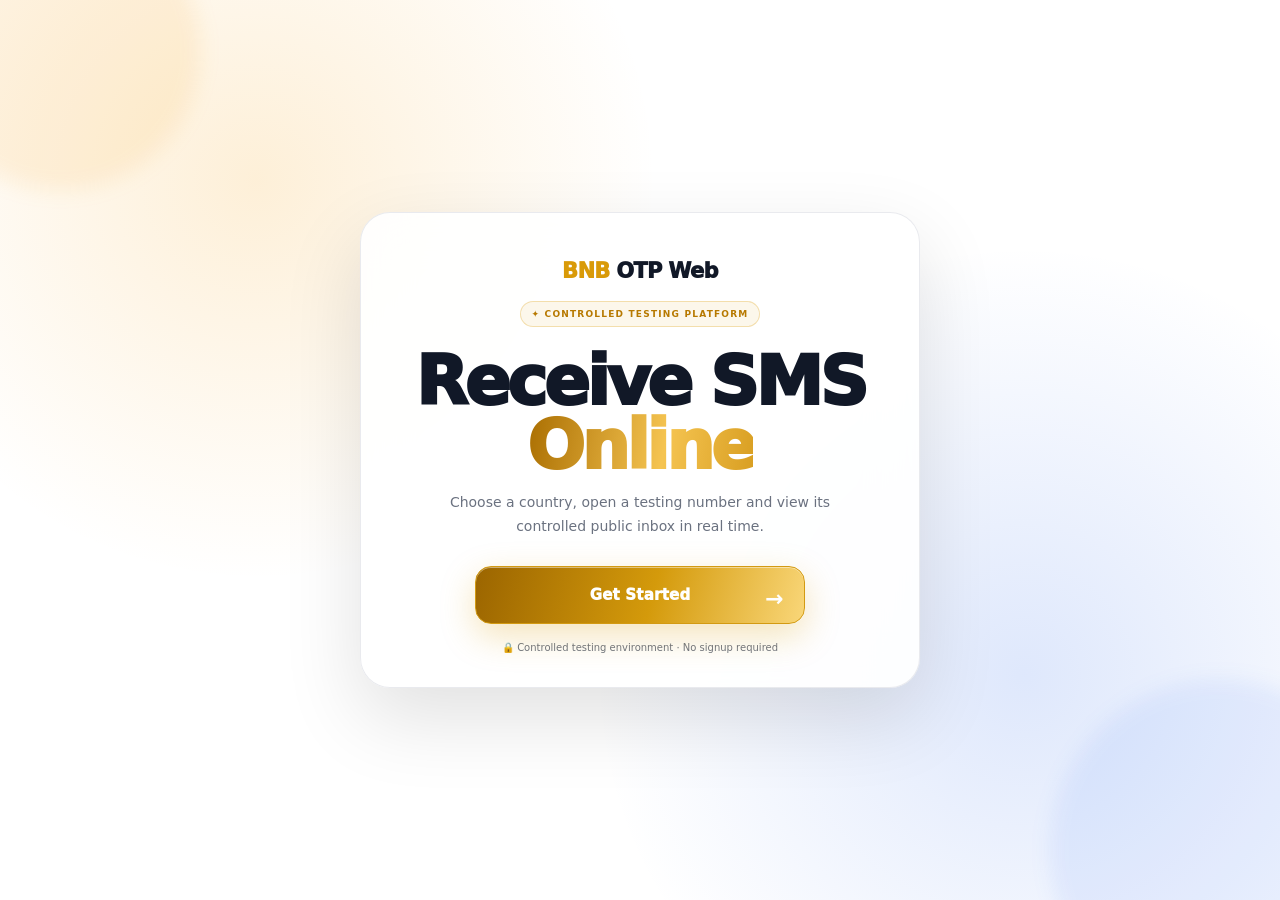
<file: frontend/index.before-home-cleanup-20261006-223731.html>
<!doctype html>
<html lang="en">
<head>
<meta charset="utf-8">
<meta name="viewport" content="width=device-width,initial-scale=1,viewport-fit=cover">
<title>BD NAYEM BOSS OTP Web — Free OTP Testing & Online SMS Test Numbers</title>
<meta name="theme-color" content="#ffffff">
<style>
:root{
--bg:#fff;
--card:#fff;
--soft:#f6f7f9;
--text:#111827;
--muted:#6b7280;
--line:#e5e7eb;
--blue:#2563eb;
--blue2:#1d4ed8;
--green:#16a34a;
--red:#dc2626;
--shadow:0 5px 20px rgba(0,0,0,.055);
}
[data-theme="dark"]{
--bg:#0b0d10;
--card:#11151a;
--soft:#181d24;
--text:#f3f4f6;
--muted:#9ca3af;
--line:#29313b;
--blue:#60a5fa;
--blue2:#3b82f6;
--green:#4ade80;
--red:#f87171;
--shadow:0 8px 28px rgba(0,0,0,.25);
}
*{box-sizing:border-box}
html{scroll-behavior:auto}
body{
margin:0;
background:var(--bg);
color:var(--text);
font-family:Inter,system-ui,-apple-system,BlinkMacSystemFont,"Segoe UI",sans-serif;
-webkit-font-smoothing:antialiased;
}
button,input{font:inherit}
button{cursor:pointer}
a{text-decoration:none;color:inherit}
.container{width:min(1120px,100%);margin:auto;padding:0 16px}
header{
position:sticky;
top:0;
z-index:100;
background:var(--bg);
border-bottom:1px solid var(--line);
}
.nav{
height:62px;
display:flex;
align-items:center;
justify-content:space-between;
gap:12px;
}
.brand{
font-size:20px;
font-weight:900;
letter-spacing:-.6px;
}
.brand span{color:var(--blue)}
.nav-actions{display:flex;gap:7px}
.btn{
border:1px solid var(--line);
background:var(--card);
color:var(--text);
border-radius:10px;
padding:9px 12px;
font-weight:700;
}
.btn:hover{border-color:var(--blue)}
main{padding:20px 0 60px}
.hero{
text-align:center;
padding:28px 0 18px;
}
.hero h1{
margin:0 0 10px;
font-size:clamp(30px,6vw,48px);
line-height:1.05;
letter-spacing:-1.8px;
}
.hero p{
margin:auto;
max-width:700px;
color:var(--muted);
font-size:14px;
line-height:1.65;
}
.search{
max-width:680px;
margin:20px auto 0;
position:relative;
}
.search input{
width:100%;
height:48px;
border:1px solid var(--line);
background:var(--card);
color:var(--text);
border-radius:13px;
padding:0 15px;
outline:0;
}
.search input:focus{border-color:var(--blue)}
.section-title{
display:flex;
align-items:center;
justify-content:space-between;
gap:10px;
margin:26px 0 12px;
}
.section-title h2{
margin:0;
font-size:19px;
letter-spacing:-.3px;
}
.count{
color:var(--muted);
font-size:12px;
}
.country-grid{
display:grid;
grid-template-columns:repeat(4,1fr);
gap:10px;
}
.country-card{
width:100%;
border:1px solid var(--line);
background:var(--card);
color:var(--text);
border-radius:15px;
padding:14px;
text-align:left;
box-shadow:var(--shadow);
transition:.15s;
}
.country-card:hover{
transform:translateY(-2px);
border-color:var(--blue);
}
.country-row{
display:flex;
align-items:center;
gap:10px;
}
.flag{
font-size:28px;
width:35px;
text-align:center;
}
.country-name{
font-weight:800;
font-size:14px;
}
.country-dial{
font-size:12px;
color:var(--muted);
margin-top:3px;
}
.country-numbers{
font-size:11px;
color:var(--blue);
margin-top:8px;
}
.number-grid{
display:grid;
grid-template-columns:repeat(3,1fr);
gap:11px;
}
.number-card{
border:1px solid var(--line);
background:var(--card);
border-radius:16px;
padding:15px;
box-shadow:var(--shadow);
}
.number-head{
display:flex;
align-items:flex-start;
justify-content:space-between;
gap:8px;
}
.number{
font-size:17px;
font-weight:900;
letter-spacing:.1px;
word-break:break-all;
}
.status{
font-size:10px;
padding:4px 7px;
border-radius:999px;
background:var(--soft);
color:var(--muted);
white-space:nowrap;
}
.status.received{color:var(--green)}
.number-label{
font-size:12px;
color:var(--muted);
margin-top:7px;
}
.number-actions{
display:grid;
grid-template-columns:1fr 1fr;
gap:7px;
margin-top:13px;
}
.primary,.secondary{
border-radius:10px;
padding:10px 8px;
font-weight:800;
border:1px solid var(--line);
}
.primary{
background:var(--blue);
border-color:var(--blue);
color:#fff;
}
.primary:hover{background:var(--blue2)}
.secondary{
background:var(--soft);
color:var(--text);
}
.empty{
padding:34px 18px;
border:1px dashed var(--line);
border-radius:15px;
text-align:center;
color:var(--muted);
grid-column:1/-1;
}
#detail{display:none}
#detail.show{display:block}
#home.hide{display:none}
.detail-top{
display:flex;
align-items:center;
gap:8px;
margin:7px 0 18px;
}
.detail-title{
flex:1;
min-width:0;
font-size:22px;
font-weight:900;
word-break:break-all;
}
.back{
border:1px solid var(--line);
background:var(--card);
color:var(--text);
border-radius:10px;
padding:9px 12px;
font-weight:750;
}
.update{
border:1px solid var(--line);
background:var(--card);
color:var(--text);
border-radius:10px;
padding:9px 12px;
font-weight:800;
}
.update.busy{opacity:.6}
.number-box{
border:1px solid var(--line);
background:var(--card);
border-radius:18px;
padding:20px;
box-shadow:var(--shadow);
}
.small-label{
font-size:10px;
color:var(--muted);
font-weight:800;
letter-spacing:.8px;
}
.big-number{
font-size:clamp(25px,6vw,39px);
font-weight:950;
margin:7px 0 15px;
word-break:break-all;
}
.copy-big{
width:100%;
border:0;
background:var(--blue);
color:#fff;
border-radius:11px;
padding:12px;
font-weight:850;
}
.copy-big:hover{background:var(--blue2)}
.notice{
margin-top:12px;
padding:12px 14px;
background:var(--soft);
border-radius:12px;
color:var(--muted);
font-size:12px;
line-height:1.55;
}
.messages{
display:grid;
gap:11px;
}
.message{
border:1px solid var(--line);
background:var(--card);
border-radius:16px;
padding:16px;
box-shadow:var(--shadow);
}
.message-top{
display:flex;
justify-content:space-between;
gap:10px;
align-items:center;
}
.message-title{
font-size:12px;
font-weight:800;
color:var(--muted);
}
.copy-message{
border:1px solid var(--line);
background:var(--soft);
color:var(--text);
border-radius:9px;
padding:7px 9px;
font-size:11px;
font-weight:800;
}
.message-text{
font-size:15px;
line-height:1.55;
margin:11px 0;
white-space:pre-wrap;
overflow-wrap:anywhere;
}
.otp-row{
display:flex;
align-items:center;
justify-content:space-between;
gap:10px;
padding:10px 12px;
background:var(--soft);
border-radius:11px;
}
.otp-code{
font-size:34px;
font-weight:950;
letter-spacing:3px;
word-break:break-all;
}
.copy-otp{
border:0;
background:var(--blue);
color:#fff;
border-radius:9px;
padding:8px 10px;
font-weight:850;
}
.message-meta{
display:flex;
flex-wrap:wrap;
gap:12px;
margin-top:11px;
font-size:11px;
color:var(--muted);
}
.auto{
display:flex;
align-items:center;
justify-content:space-between;
gap:10px;
margin:13px 0;
padding:11px 13px;
border:1px solid var(--line);
background:var(--card);
border-radius:12px;
font-size:12px;
color:var(--muted);
}
.auto-left{display:flex;align-items:center;gap:7px}
.dot{
width:8px;
height:8px;
border-radius:50%;
background:var(--green);
box-shadow:0 0 0 4px color-mix(in srgb,var(--green) 12%,transparent);
}
footer{
border-top:1px solid var(--line);
padding:24px 0;
text-align:center;
font-size:11px;
color:var(--muted);
}
@media(max-width:900px){
.country-grid{grid-template-columns:repeat(3,1fr)}
.number-grid{grid-template-columns:repeat(2,1fr)}
}
@media(max-width:620px){
.container{padding:0 13px}
.nav{height:57px}
.brand{font-size:18px}
main{padding-top:10px}
.hero{padding:22px 0 12px}
.hero h1{font-size:33px}
.country-grid{grid-template-columns:repeat(2,1fr);gap:8px}
.country-card{padding:12px}
.number-grid{grid-template-columns:1fr}
.detail-top{flex-wrap:wrap}
.detail-title{order:3;flex-basis:100%;font-size:21px}
.update{margin-left:auto}
.number-actions{grid-template-columns:1fr 1fr}
}

/* ===== PREMIUM MOTION & MICRO-INTERACTIONS ===== */

html{
  scroll-behavior:auto;
}

body{
  transition:
    background-color .28s ease,
    color .28s ease;
}

header{
  backdrop-filter:saturate(150%) blur(14px);
  -webkit-backdrop-filter:saturate(150%) blur(14px);
  background:color-mix(in srgb,var(--bg) 88%,transparent);
  transition:
    background-color .28s ease,
    border-color .28s ease,
    box-shadow .28s ease;
}

header:hover{
  box-shadow:0 8px 30px rgba(0,0,0,.045);
}

.brand{
  transition:transform .22s ease,opacity .22s ease;
}

.brand:hover{
  transform:translateY(-1px);
  opacity:.88;
}

.btn,
.back,
.update,
.copy-big,
.primary,
.secondary,
.copy-message,
.copy-otp{
  position:relative;
  overflow:hidden;
  transform:translateZ(0);
  transition:
    transform .18s cubic-bezier(.22,1,.36,1),
    box-shadow .22s ease,
    background-color .22s ease,
    border-color .22s ease,
    opacity .22s ease;
  -webkit-tap-highlight-color:transparent;
}

.btn::after,
.back::after,
.update::after,
.copy-big::after,
.primary::after,
.secondary::after,
.copy-message::after,
.copy-otp::after{
  content:"";
  position:absolute;
  inset:0;
  background:linear-gradient(
    110deg,
    transparent 20%,
    rgba(255,255,255,.20) 48%,
    transparent 76%
  );
  transform:translateX(-130%);
  transition:transform .55s ease;
  pointer-events:none;
}

.btn:hover::after,
.back:hover::after,
.update:hover::after,
.copy-big:hover::after,
.primary:hover::after,
.secondary:hover::after,
.copy-message:hover::after,
.copy-otp:hover::after{
  transform:translateX(130%);
}

.btn:hover,
.back:hover,
.update:hover,
.copy-big:hover,
.primary:hover,
.secondary:hover,
.copy-message:hover,
.copy-otp:hover{
  transform:translateY(-2px);
  box-shadow:0 8px 22px rgba(37,99,235,.12);
}

.btn:active,
.back:active,
.update:active,
.copy-big:active,
.primary:active,
.secondary:active,
.copy-message:active,
.copy-otp:active{
  transform:translateY(1px) scale(.975);
  box-shadow:0 3px 10px rgba(0,0,0,.10);
}

.search input{
  transition:
    border-color .22s ease,
    box-shadow .25s ease,
    transform .22s ease,
    background-color .28s ease;
}

.search input:focus{
  transform:translateY(-1px);
  box-shadow:
    0 0 0 4px color-mix(in srgb,var(--blue) 12%,transparent),
    0 10px 28px rgba(0,0,0,.055);
}

.hero h1{
  animation:premiumFadeUp .65s cubic-bezier(.22,1,.36,1) both;
}

.hero p{
  animation:premiumFadeUp .65s .08s cubic-bezier(.22,1,.36,1) both;
}

.search{
  animation:premiumFadeUp .65s .15s cubic-bezier(.22,1,.36,1) both;
}

.country-card{
  position:relative;
  overflow:hidden;
  transform:translateZ(0);
  transition:
    transform .25s cubic-bezier(.22,1,.36,1),
    border-color .25s ease,
    box-shadow .25s ease,
    background-color .28s ease;
  animation:cardReveal .48s cubic-bezier(.22,1,.36,1) both;
}

.country-card::before{
  content:"";
  position:absolute;
  width:90px;
  height:90px;
  right:-45px;
  top:-45px;
  border-radius:50%;
  background:color-mix(in srgb,var(--blue) 9%,transparent);
  transition:transform .35s ease;
}

.country-card:hover{
  transform:translateY(-5px) scale(1.012);
  border-color:color-mix(in srgb,var(--blue) 65%,var(--line));
  box-shadow:
    0 14px 34px rgba(0,0,0,.075),
    0 0 0 1px color-mix(in srgb,var(--blue) 7%,transparent);
}

.country-card:hover::before{
  transform:scale(2.2);
}

.flag{
  transition:transform .3s cubic-bezier(.22,1,.36,1);
}

.country-card:hover .flag{
  transform:scale(1.14) rotate(-3deg);
}

.number-card{
  position:relative;
  overflow:hidden;
  transform:translateZ(0);
  transition:
    transform .25s cubic-bezier(.22,1,.36,1),
    border-color .25s ease,
    box-shadow .25s ease,
    background-color .28s ease;
  animation:cardReveal .5s cubic-bezier(.22,1,.36,1) both;
}

.number-card:hover{
  transform:translateY(-4px);
  border-color:color-mix(in srgb,var(--blue) 42%,var(--line));
  box-shadow:
    0 14px 32px rgba(0,0,0,.07),
    0 0 0 1px color-mix(in srgb,var(--blue) 5%,transparent);
}

.number{
  transition:color .2s ease,transform .2s ease;
}

.number-card:hover .number{
  color:var(--blue);
}

.status{
  transition:
    transform .2s ease,
    background-color .2s ease;
}

.number-card:hover .status{
  transform:scale(1.04);
}

.message{
  position:relative;
  overflow:hidden;
  transition:
    transform .24s cubic-bezier(.22,1,.36,1),
    border-color .24s ease,
    box-shadow .24s ease;
  animation:cardReveal .5s cubic-bezier(.22,1,.36,1) both;
}

.message:hover{
  transform:translateY(-3px);
  border-color:color-mix(in srgb,var(--blue) 32%,var(--line));
  box-shadow:0 13px 32px rgba(0,0,0,.07);
}

.message::before{
  content:"";
  position:absolute;
  left:0;
  top:0;
  bottom:0;
  width:3px;
  background:var(--blue);
  opacity:.65;
  transform:scaleY(0);
  transform-origin:center;
  transition:transform .3s ease;
}

.message:hover::before{
  transform:scaleY(1);
}

.otp-row{
  transition:
    transform .22s ease,
    box-shadow .25s ease,
    background-color .25s ease;
}

.message:hover .otp-row{
  transform:translateY(-1px);
  box-shadow:inset 0 0 0 1px color-mix(in srgb,var(--blue) 10%,transparent);
}

.otp-code{
  text-shadow:0 0 22px color-mix(in srgb,var(--blue) 18%,transparent);
  transition:
    transform .22s ease,
    color .22s ease,
    letter-spacing .22s ease;
}

.message:hover .otp-code{
  transform:scale(1.025);
  color:var(--blue);
}

.big-number{
  transition:
    transform .25s ease,
    color .25s ease;
}

.number-box:hover .big-number{
  transform:translateX(2px);
  color:var(--blue);
}

.dot{
  animation:pulseDot 1.8s ease-in-out infinite;
}

.update.busy{
  opacity:.6;
}

.update.busy{
  animation:spinButton .9s linear infinite;
}

.auto{
  transition:
    transform .22s ease,
    border-color .22s ease,
    box-shadow .22s ease;
}

.auto:hover{
  transform:translateY(-2px);
  box-shadow:0 8px 22px rgba(0,0,0,.05);
}

.empty{
  animation:premiumFadeUp .4s ease both;
}

footer{
  transition:border-color .28s ease;
}

#countryPage,
#detail{
  animation:pageEnter .42s cubic-bezier(.22,1,.36,1) both;
}

.copy-big:hover{
  box-shadow:0 10px 28px rgba(37,99,235,.20);
}

@keyframes premiumFadeUp{
  from{
    opacity:0;
    transform:translateY(12px);
  }
  to{
    opacity:1;
    transform:translateY(0);
  }
}

@keyframes cardReveal{
  from{
    opacity:0;
    transform:translateY(12px) scale(.985);
  }
  to{
    opacity:1;
    transform:translateY(0) scale(1);
  }
}

@keyframes pageEnter{
  from{
    opacity:0;
    transform:translateX(10px);
  }
  to{
    opacity:1;
    transform:translateX(0);
  }
}

@keyframes pulseDot{
  0%,100%{
    box-shadow:0 0 0 3px color-mix(in srgb,var(--green) 10%,transparent);
  }
  50%{
    box-shadow:0 0 0 7px color-mix(in srgb,var(--green) 3%,transparent);
  }
}

@keyframes spinButton{
  from{transform:rotate(0deg)}
  to{transform:rotate(360deg)}
}

@media(max-width:620px){
  .country-card:hover{
    transform:translateY(-3px);
  }

  .number-card:hover,
  .message:hover{
    transform:translateY(-2px);
  }

  .btn:hover,
  .back:hover,
  .update:hover,
  .copy-big:hover,
  .primary:hover,
  .secondary:hover,
  .copy-message:hover,
  .copy-otp:hover{
    transform:translateY(-1px);
  }

  .otp-code{
    font-size:32px;
    letter-spacing:2.5px;
  }
}

@media(prefers-reduced-motion:reduce){
  *,
  *::before,
  *::after{
    animation-duration:.01ms !important;
    animation-iteration-count:1 !important;
    scroll-behavior:auto !important;
    transition-duration:.01ms !important;
  }
}


/* ===== BNB OTP WEB — FULL PREMIUM EXPERIENCE ===== */

body{
  overflow-x:hidden;
}

button{
  -webkit-user-select:none;
  user-select:none;
}

.welcome-screen{
  position:fixed;
  inset:0;
  z-index:9999;
  display:flex;
  align-items:center;
  justify-content:center;
  padding:22px;
  overflow:hidden;
  background:
    radial-gradient(circle at 20% 20%,rgba(245,158,11,.16),transparent 32%),
    radial-gradient(circle at 80% 75%,rgba(37,99,235,.15),transparent 35%),
    var(--bg);
  transition:
    opacity .65s cubic-bezier(.22,1,.36,1),
    visibility .65s;
}

.welcome-screen.hide{
  opacity:0;
  visibility:hidden;
  pointer-events:none;
}

.welcome-glow{
  position:absolute;
  border-radius:50%;
  filter:blur(10px);
  pointer-events:none;
  animation:welcomeFloat 6s ease-in-out infinite;
}

.welcome-glow-a{
  width:280px;
  height:280px;
  background:rgba(245,158,11,.10);
  top:-90px;
  left:-80px;
}

.welcome-glow-b{
  width:340px;
  height:340px;
  background:rgba(37,99,235,.08);
  right:-110px;
  bottom:-120px;
  animation-delay:-3s;
}

.welcome-card{
  position:relative;
  width:min(560px,100%);
  padding:46px 34px 34px;
  text-align:center;
  border:1px solid color-mix(in srgb,var(--line) 85%,transparent);
  border-radius:30px;
  background:color-mix(in srgb,var(--card) 91%,transparent);
  backdrop-filter:blur(24px);
  -webkit-backdrop-filter:blur(24px);
  box-shadow:
    0 30px 80px rgba(0,0,0,.12),
    0 0 0 1px rgba(255,255,255,.04);
  animation:welcomeCardIn .8s cubic-bezier(.22,1,.36,1) both;
}

.welcome-logo{
  font-size:21px;
  font-weight:950;
  letter-spacing:-.7px;
  margin-bottom:18px;
}

.welcome-logo span{
  color:#d99a08;
}

.welcome-badge{
  display:inline-flex;
  padding:7px 11px;
  border:1px solid rgba(217,154,8,.28);
  border-radius:999px;
  background:rgba(217,154,8,.08);
  color:#b77900;
  font-size:9px;
  font-weight:900;
  letter-spacing:1.2px;
  animation:badgePulse 2.4s ease-in-out infinite;
}

[data-theme="dark"] .welcome-badge{
  color:#f5c451;
}

.welcome-card h1{
  margin:23px 0 13px;
  font-size:clamp(42px,9vw,68px);
  line-height:.94;
  letter-spacing:-3.5px;
  font-weight:950;
}

.welcome-card h1 span{
  background:linear-gradient(
    100deg,
    #a96d00,
    #f5c451,
    #c98a08,
    #ffe39a,
    #a96d00
  );
  background-size:250% auto;
  -webkit-background-clip:text;
  background-clip:text;
  color:transparent;
  animation:goldText 3.2s linear infinite;
}

.welcome-card p{
  max-width:430px;
  margin:0 auto 27px;
  color:var(--muted);
  font-size:14px;
  line-height:1.7;
}

.get-started{
  position:relative;
  width:min(330px,100%);
  height:58px;
  overflow:hidden;
  border:1px solid #d39a12;
  border-radius:16px;
  background:
    linear-gradient(
      105deg,
      #9b6500,
      #d49a0b 25%,
      #ffe08a 50%,
      #d49a0b 75%,
      #9b6500
    );
  background-size:220% auto;
  color:#fff;
  font-weight:950;
  font-size:15px;
  letter-spacing:.2px;
  box-shadow:
    0 12px 35px rgba(217,154,8,.27),
    inset 0 1px rgba(255,255,255,.45);
  animation:
    goldButton 3s linear infinite,
    getStartedFloat 2.8s ease-in-out infinite;
  transition:
    transform .22s cubic-bezier(.22,1,.36,1),
    box-shadow .22s ease;
}

.get-started span:not(.get-started-shine){
  position:relative;
  z-index:2;
}

.get-started b{
  position:absolute;
  right:20px;
  z-index:2;
  font-size:22px;
  transition:transform .25s ease;
}

.get-started-shine{
  position:absolute;
  inset:-50%;
  background:linear-gradient(
    110deg,
    transparent 42%,
    rgba(255,255,255,.65) 50%,
    transparent 58%
  );
  transform:translateX(-70%) rotate(10deg);
  animation:getStartedShine 2.7s ease-in-out infinite;
}

.get-started:hover{
  transform:translateY(-4px) scale(1.015);
  box-shadow:
    0 18px 45px rgba(217,154,8,.38),
    inset 0 1px rgba(255,255,255,.55);
}

.get-started:hover b{
  transform:translateX(5px);
}

.get-started:active{
  transform:translateY(1px) scale(.975);
}

.welcome-note{
  margin-top:18px;
  color:var(--muted);
  font-size:10px;
}

.hero h1,
.hero p,
.search,
.section-title{
  animation:premiumUp .65s cubic-bezier(.22,1,.36,1) both;
}

.hero p{animation-delay:.06s}
.search{animation-delay:.12s}
.section-title{animation-delay:.18s}

.country-card,
.number-card,
.message{
  animation:premiumCard .5s cubic-bezier(.22,1,.36,1) both;
}

.country-card:nth-child(2),
.number-card:nth-child(2),
.message:nth-child(2){animation-delay:.04s}
.country-card:nth-child(3),
.number-card:nth-child(3),
.message:nth-child(3){animation-delay:.08s}
.country-card:nth-child(4),
.number-card:nth-child(4),
.message:nth-child(4){animation-delay:.12s}
.country-card:nth-child(5),
.number-card:nth-child(5),
.message:nth-child(5){animation-delay:.16s}
.country-card:nth-child(6),
.number-card:nth-child(6),
.message:nth-child(6){animation-delay:.20s}

.country-card,
.number-card,
.message,
.number-box,
.auto{
  will-change:transform;
}

.country-card{
  transition:
    transform .28s cubic-bezier(.22,1,.36,1),
    box-shadow .28s ease,
    border-color .25s ease;
}

.country-card:hover{
  transform:translateY(-6px) scale(1.012);
  box-shadow:
    0 18px 40px rgba(0,0,0,.09),
    0 0 0 1px color-mix(in srgb,var(--blue) 10%,transparent);
}

.number-card{
  transition:
    transform .28s cubic-bezier(.22,1,.36,1),
    box-shadow .28s ease,
    border-color .25s ease;
}

.number-card:hover{
  transform:translateY(-5px);
  box-shadow:0 17px 38px rgba(0,0,0,.09);
}

.message{
  transition:
    transform .28s cubic-bezier(.22,1,.36,1),
    box-shadow .28s ease,
    border-color .25s ease;
}

.message:hover{
  transform:translateY(-4px);
  box-shadow:0 16px 36px rgba(0,0,0,.085);
}

.btn,
.back,
.update,
.primary,
.secondary,
.copy-big,
.copy-message,
.copy-otp{
  position:relative;
  overflow:hidden;
  transition:
    transform .2s cubic-bezier(.22,1,.36,1),
    box-shadow .2s ease,
    background-color .2s ease,
    border-color .2s ease;
}

.btn::after,
.back::after,
.update::after,
.primary::after,
.secondary::after,
.copy-big::after,
.copy-message::after,
.copy-otp::after{
  content:"";
  position:absolute;
  inset:0;
  background:linear-gradient(
    110deg,
    transparent 30%,
    rgba(255,255,255,.24) 50%,
    transparent 70%
  );
  transform:translateX(-130%);
  transition:transform .55s ease;
  pointer-events:none;
}

.btn:hover::after,
.back:hover::after,
.update:hover::after,
.primary:hover::after,
.secondary:hover::after,
.copy-big:hover::after,
.copy-message:hover::after,
.copy-otp:hover::after{
  transform:translateX(130%);
}

.btn:hover,
.back:hover,
.update:hover,
.primary:hover,
.secondary:hover,
.copy-big:hover,
.copy-message:hover,
.copy-otp:hover{
  transform:translateY(-2px);
  box-shadow:0 9px 24px rgba(37,99,235,.14);
}

.btn:active,
.back:active,
.update:active,
.primary:active,
.secondary:active,
.copy-big:active,
.copy-message:active,
.copy-otp:active{
  transform:translateY(1px) scale(.97);
}

.copy-big{
  box-shadow:0 9px 25px rgba(37,99,235,.17);
}

.otp-code{
  transition:
    transform .22s ease,
    color .22s ease;
  text-shadow:
    0 0 24px color-mix(in srgb,var(--blue) 17%,transparent);
}

.message:hover .otp-code{
  transform:scale(1.035);
  color:var(--blue);
}

.update.busy{
  animation:updateSpin .75s linear infinite;
}

.dot{
  animation:onlinePulse 1.8s ease-in-out infinite;
}

#countryPage,
#detail{
  animation:pageSlide .45s cubic-bezier(.22,1,.36,1) both;
}

.search input{
  transition:
    transform .22s ease,
    box-shadow .25s ease,
    border-color .22s ease;
}

.search input:focus{
  transform:translateY(-1px);
  box-shadow:
    0 0 0 4px color-mix(in srgb,var(--blue) 11%,transparent),
    0 12px 30px rgba(0,0,0,.055);
}

@keyframes welcomeCardIn{
  from{opacity:0;transform:translateY(28px) scale(.94)}
  to{opacity:1;transform:translateY(0) scale(1)}
}

@keyframes welcomeFloat{
  0%,100%{transform:translate3d(0,0,0) scale(1)}
  50%{transform:translate3d(18px,-14px,0) scale(1.08)}
}

@keyframes badgePulse{
  0%,100%{box-shadow:0 0 0 0 rgba(217,154,8,0)}
  50%{box-shadow:0 0 0 7px rgba(217,154,8,.05)}
}

@keyframes goldText{
  to{background-position:250% center}
}

@keyframes goldButton{
  to{background-position:220% center}
}

@keyframes getStartedFloat{
  0%,100%{transform:translateY(0)}
  50%{transform:translateY(-2px)}
}

@keyframes getStartedShine{
  0%,45%{transform:translateX(-80%) rotate(10deg)}
  70%,100%{transform:translateX(80%) rotate(10deg)}
}

@keyframes premiumUp{
  from{opacity:0;transform:translateY(14px)}
  to{opacity:1;transform:translateY(0)}
}

@keyframes premiumCard{
  from{opacity:0;transform:translateY(14px) scale(.985)}
  to{opacity:1;transform:translateY(0) scale(1)}
}

@keyframes pageSlide{
  from{opacity:0;transform:translateX(12px)}
  to{opacity:1;transform:translateX(0)}
}

@keyframes onlinePulse{
  0%,100%{box-shadow:0 0 0 3px color-mix(in srgb,var(--green) 9%,transparent)}
  50%{box-shadow:0 0 0 8px color-mix(in srgb,var(--green) 2%,transparent)}
}

@keyframes updateSpin{
  from{transform:rotate(0)}
  to{transform:rotate(360deg)}
}

@media(max-width:620px){
  .welcome-card{
    padding:38px 22px 27px;
    border-radius:25px;
  }

  .welcome-card h1{
    font-size:43px;
    letter-spacing:-2.5px;
  }

  .get-started{
    height:56px;
  }

  .country-card:hover{
    transform:translateY(-3px);
  }

  .number-card:hover,
  .message:hover{
    transform:translateY(-3px);
  }
}

@media(prefers-reduced-motion:reduce){
  *,
  *::before,
  *::after{
    animation-duration:.01ms !important;
    animation-iteration-count:1 !important;
    transition-duration:.01ms !important;
  }
}

</style>
</head>

<body>

<div id="welcomeScreen" class="welcome-screen">
  <div class="welcome-glow welcome-glow-a"></div>
  <div class="welcome-glow welcome-glow-b"></div>

  <div class="welcome-card">
    <div class="welcome-logo">
      <span>BNB</span> OTP Web
    </div>

    <div class="welcome-badge">✦ CONTROLLED TESTING PLATFORM</div>

    <h1>Receive SMS<br><span>Online</span></h1>

    <p>
      Choose a country, open a testing number and view its
      controlled public inbox in real time.
    </p>

    <button class="get-started" onclick="enterWebsite()">
      <span class="get-started-shine"></span>
      <span>Get Started</span>
      <b>→</b>
    </button>

    <div class="welcome-note">
      🔒 Controlled testing environment · No signup required
    </div>
  </div>
</div>


<header>
<div class="container nav">
<a class="brand" href="#" onclick="goHome();return false">BNB <span>OTP Web</span></a>
<div class="nav-actions">
<button class="btn" onclick="toggleTheme()" id="themeBtn">🌙</button>
</div>
</div>
</header>

<main class="container">

<section id="home">

<div class="hero">
<h1>Receive SMS Online</h1>
<p>
Choose a country, select an available testing number and open its
public inbox. Messages update automatically while the page is open.
</p>

<div class="search">
<input id="search" autocomplete="off"
placeholder="Search country, code or dial code..."
oninput="renderCountries()">
</div>
</div>

<div class="section-title">
<h2>Countries</h2>
<span id="countryCount" class="count"></span>
</div>

<div id="countries" class="country-grid"></div>

<div class="section-title">
<h2 id="numbersHeading">Available Numbers</h2>
<span id="numberCount" class="count"></span>
</div>

<div id="numbers" class="number-grid"></div>

</section>

<section id="countryPage" style="display:none">
  <div class="detail-top">
    <button class="back" onclick="goBack()">← Back</button>
    <div id="countryPageTitle" class="detail-title"></div>
    <button class="update" onclick="refreshCountry()">↻ Update</button>
  </div>
  <div class="section-head">
    <div>
      <div class="eyebrow">COUNTRY</div>
      <h2 id="countryPageHeading">Available Numbers</h2>
    </div>
    <div id="countryPageCount" class="muted"></div>
  </div>
  <div id="countryNumbers" class="number-grid"></div>
</section>

<section id="detail">

<div class="detail-top">
<button class="back" onclick="goBack()">← Back</button>
<div id="detailTitle" class="detail-title"></div>
<button class="update" id="updateBtn" onclick="manualUpdate()">↻ Update</button>
</div>

<div class="number-box">
<div class="small-label">PHONE NUMBER</div>
<div id="bigNumber" class="big-number"></div>

<button class="copy-big" onclick="copyNumber()">
Copy Number
</button>

<div class="notice">
This is a public controlled-testing inbox. Do not use it for
private, sensitive or important accounts.
</div>
</div>

<div class="auto">
<div class="auto-left">
<span class="dot"></span>
<span>Automatic updates enabled</span>
</div>
<span id="lastUpdate">Updating...</span>
</div>

<div class="section-title">
<h2>Latest Messages</h2>
<span id="messageCount" class="count"></span>
</div>

<div id="messages" class="messages"></div>

</section>

</main>

<footer>
<div class="container">
BNB OTP Web · Controlled testing environment
</div>
</footer>

<script>

function enterWebsite(){
  const screen=$("welcomeScreen");
  if(!screen)return;

  screen.classList.add("hide");
  localStorage.setItem("bnb_welcome_seen","1");

  setTimeout(()=>{
    screen.style.display="none";
    window.scrollTo(0,0);
  },700);
}

function restoreWelcome(){
  const screen=$("welcomeScreen");
  if(!screen)return;

  if(localStorage.getItem("bnb_welcome_seen")==="1"){
    screen.style.display="none";
  }else{
    screen.style.display="flex";
  }
}


const API="https://bnb-otp-web.hafejnayem1743.workers.dev/api";

let countries=[];
let numbers=[];
let selectedCountry=null;
let activeNumber=null;
let refreshTimer=null;

const $=id=>document.getElementById(id);

async function api(path){
const response=await fetch(API+path,{
cache:"no-store",
headers:{Accept:"application/json"}
});
if(!response.ok)throw new Error("HTTP "+response.status);
return response.json();
}

function esc(value){
return String(value??"").replace(/[&<>"']/g,char=>({
"&":"&amp;",
"<":"&lt;",
">":"&gt;",
'"':"&quot;",
"'":"&#039;"
}[char]));
}

function countryFlag(country){
if(country.flag)return country.flag;

const code=String(country.code||"").toUpperCase();

if(code.length===2){
return String.fromCodePoint(
...code.split("").map(c=>127397+c.charCodeAt(0))
);
}

return "🌐";
}

function copyText(text,button){
if(navigator.clipboard&&window.isSecureContext){
navigator.clipboard.writeText(String(text)).then(()=>{
copied(button);
});
return;
}

const area=document.createElement("textarea");
area.value=String(text);
area.style.position="fixed";
area.style.opacity="0";
document.body.appendChild(area);
area.focus();
area.select();

try{
document.execCommand("copy");
copied(button);
}catch(e){}

area.remove();
}

function copied(button){
if(!button)return;
const old=button.textContent;
button.textContent="Copied ✓";
setTimeout(()=>button.textContent=old,1300);
}

function copyNumber(){
if(activeNumber)copyText(activeNumber.number,$(".copy-big"));
}

function copyOtp(code,button){
copyText(code,button);
}

function copyMessage(message,button){
copyText(message,button);
}

function formatTime(value){
    if(!value)return "Unknown time";
    const n=Number(value);
    const date=new Date(Number.isFinite(n)&&n<100000000000?n*1000:n);
    if(isNaN(date.getTime()))return String(value);

    const seconds=Math.max(0,Math.floor((Date.now()-date.getTime())/1000));
    if(seconds<10)return "just now";
    if(seconds<60)return seconds+" seconds ago";

    const minutes=Math.floor(seconds/60);
    if(minutes<60)return minutes+" minute"+(minutes===1?"":"s")+" ago";

    const hours=Math.floor(minutes/60);
    if(hours<24)return hours+" hour"+(hours===1?"":"s")+" ago";

    const days=Math.floor(hours/24);
    if(days<7)return days+" day"+(days===1?"":"s")+" ago";

    return date.toLocaleString();
  }

async function loadData(){
try{
const result=await Promise.all([
api("/countries"),
api("/numbers")
]);

countries=result[0].countries||result[0]||[];
numbers=result[1].numbers||result[1]||[];

renderCountries();
renderNumbers();
}catch(error){
$("countries").innerHTML=
'<div class="empty">Countries could not be loaded.</div>';

$("numbers").innerHTML=
'<div class="empty">Numbers could not be loaded.</div>';
}
}

function numberCountryId(number){
if(number.country_id!==null&&number.country_id!==undefined){
return Number(number.country_id);
}

const raw=String(number.number||"").replace(/\D/g,"");

for(const country of countries){
const dial=String(country.dial_code||"").replace(/\D/g,"");
if(dial&&raw.startsWith(dial))return Number(country.id);
}

return null;
}

function numbersForCountry(id){
return numbers.filter(n=>numberCountryId(n)===Number(id));
}

function renderCountries(){
const query=$("search").value.trim().toLowerCase();

const list=countries.filter(c=>
!query||
String(c.name||"").toLowerCase().includes(query)||
String(c.code||"").toLowerCase().includes(query)||
String(c.dial_code||"").toLowerCase().includes(query)
);

$("countryCount").textContent=list.length+" countries";

$("countries").innerHTML=list.map(c=>{
const total=numbersForCountry(c.id).length;

return `
<button class="country-card" onclick="selectCountry(${Number(c.id)})">
<div class="country-row">
<div class="flag">${esc(countryFlag(c))}</div>
<div>
<div class="country-name">${esc(c.name)}</div>
<div class="country-dial">${esc(c.dial_code||"")}</div>
</div>
</div>
<div class="country-numbers">
${total} ${total===1?"number":"numbers"} available
</div>
</button>`;
}).join("")||
'<div class="empty">No countries found.</div>';
}

function renderNumbers(){
let list=numbers;

if(selectedCountry!==null){
list=numbersForCountry(selectedCountry);
}

$("numbersHeading").textContent=
selectedCountry===null?"Available Numbers":"Numbers in Selected Country";

$("numberCount").textContent=list.length+" numbers";

$("numbers").innerHTML=list.map(n=>`
<article class="number-card">
<div class="number-head">
<div class="number">${esc(n.number)}</div>
<span class="status ${n.status==="received"?"received":""}">
${esc(n.status||"waiting")}
</span>
</div>

<div class="number-label">
${esc(n.label||"Public testing number")}
</div>

<div class="number-actions">
<button class="secondary"
onclick="copyText('${esc(String(n.number).replace(/'/g,"&#039;"))}',this)">
Copy Number
</button>

<button class="primary"
onclick="openNumber(${Number(n.id)})">
Open Inbox
</button>
</div>
</article>
`).join("")||
'<div class="empty">No numbers available.</div>';
}

function selectCountry(id,push=true){
    selectedCountry=Number(id);
    renderCountryPage();
    $("home").classList.add("hide");
    $("countryPage").style.display="block";
    $("detail").classList.remove("show");

    if(push){
      history.pushState({view:"country",id:selectedCountry},"","#country-"+selectedCountry);
    }
    window.scrollTo(0,0);
  }

  function renderCountryPage(){
    const country=countries.find(c=>Number(c.id)===Number(selectedCountry));
    if(!country){ goHome(); return; }

    const list=numbersForCountry(selectedCountry);

    $("countryPageTitle").textContent=countryFlag(country)+" "+(country.name||"Country");
    $("countryPageHeading").textContent=(country.name||"Country")+" Numbers";
    $("countryPageCount").textContent=list.length+" "+(list.length===1?"number":"numbers");

    $("countryNumbers").innerHTML=list.map(n=>`
      <article class="number-card">
        <div class="number-head">
          <div class="number">${esc(n.number)}</div>
          <span class="status ${n.status==="received"?"received":""}">${esc(n.status||"waiting")}</span>
        </div>
        <div class="number-label">${esc(n.label||"Public testing number")}</div>
        <div class="number-actions">
          <button class="secondary" onclick="copyText('${esc(String(n.number).replace(/'/g,"&#039;"))}',this)">Copy Number</button>
          <button class="primary" onclick="openNumber(${Number(n.id)})">Open Inbox</button>
        </div>
      </article>
    `).join("") || '<div class="empty">No numbers available for this country.</div>';
  }

  function refreshCountry(){
    renderCountryPage();
  }

async function openNumber(id,push=true){
    try{
      const response=await api("/numbers/"+id);
      activeNumber=response.number||response;

      $("home").classList.add("hide");
      $("countryPage").style.display="none";
      $("detail").classList.add("show");

      $("detailTitle").textContent=activeNumber.number||"";
      $("bigNumber").textContent=activeNumber.number||"";

      if(push){
        history.pushState({view:"number",id:Number(id)},"","#number-"+id);
      }

      await loadInbox();
      startAutoRefresh();
      window.scrollTo(0,0);
    }catch(error){
      alert("Unable to open inbox.");
    }
  }

async function loadInbox(){
if(!activeNumber)return;

try{
const response=await api(
"/numbers/"+activeNumber.id+"/otps"
);

const list=response.otps||response||[];

$("messageCount").textContent=
list.length+" "+(list.length===1?"message":"messages");

$("messages").innerHTML=list.length?
list.map(message=>{
const code=String(message.code||"").trim();
const body=String(
message.message||"Controlled test OTP message"
);

return `
<article class="message">

<div class="message-top">
<div class="message-title">Message</div>

<button class="copy-message"
onclick='copyMessage(${JSON.stringify(body)},this)'>
Copy Message
</button>
</div>

<div class="message-text">${esc(body)}</div>

${code?`
<div class="otp-row">
<div class="otp-code">${esc(code)}</div>
<button class="copy-otp"
onclick='copyOtp(${JSON.stringify(code)},this)'>
Copy OTP
</button>
</div>
`:""}

<div class="message-meta">
<span>Sender: ${esc(message.source||"CONTROLLED_TEST")}</span>
<span>Time: ${esc(formatTime(message.created_at))}</span>
</div>

</article>`;
}).join("")
:
'<div class="empty">No messages yet.</div>';

$("lastUpdate").textContent=
"Updated "+new Date().toLocaleTimeString();

}catch(error){
$("messages").innerHTML=
'<div class="empty">Unable to update messages.</div>';
}
}

function startAutoRefresh(){
stopAutoRefresh();
refreshTimer=setInterval(()=>{
if(activeNumber)loadInbox();
},10000);
}

function stopAutoRefresh(){
if(refreshTimer){
clearInterval(refreshTimer);
refreshTimer=null;
}
}

async function manualUpdate(){
const button=$("updateBtn");
button.disabled=true;
button.classList.add("busy");
button.textContent="↻ Updating...";

await loadInbox();

button.textContent="✓ Updated";

setTimeout(()=>{
button.disabled=false;
button.classList.remove("busy");
button.textContent="↻ Update";
},900);
}

function goHome(){
    stopAutoRefresh();
    activeNumber=null;
    selectedCountry=null;

    $("detail").classList.remove("show");
    $("countryPage").style.display="none";
    $("home").classList.remove("hide");

    history.pushState({view:"home"},"","#");
    renderCountries();
    renderNumbers();
    window.scrollTo(0,0);
  }

  function goBack(){
    stopAutoRefresh();

    if(activeNumber){
      activeNumber=null;
      if(selectedCountry!==null){
        $("detail").classList.remove("show");
        $("home").classList.add("hide");
        $("countryPage").style.display="block";
        renderCountryPage();
        history.pushState({view:"country",id:selectedCountry},"","#country-"+selectedCountry);
      }else{
        goHome();
      }
      window.scrollTo(0,0);
      return;
    }

    if(selectedCountry!==null){
      goHome();
      return;
    }

    goHome();
  }

function toggleTheme(){
const dark=document.documentElement.dataset.theme==="dark";

document.documentElement.dataset.theme=
dark?"":"dark";

localStorage.setItem(
"bnb_theme",
dark?"light":"dark"
);

$("themeBtn").textContent=
dark?"🌙":"☀️";
}

(function(){
if(localStorage.getItem("bnb_theme")==="dark"){
document.documentElement.dataset.theme="dark";
$("themeBtn").textContent="☀️";
}
})();

  async function restoreRoute(){
    const hash=window.location.hash||"";

    if(hash.startsWith("#number-")){
      const id=Number(hash.slice(8));
      if(Number.isFinite(id)&&id>0){
        await openNumber(id,false);
        return;
      }
    }

    if(hash.startsWith("#country-")){
      const id=Number(hash.slice(9));
      if(Number.isFinite(id)&&id>0){
        selectCountry(id,false);
        return;
      }
    }

    stopAutoRefresh();
    activeNumber=null;
    selectedCountry=null;
    $("detail").classList.remove("show");
    $("countryPage").style.display="none";
    $("home").classList.remove("hide");
    renderCountries();
    renderNumbers();
    window.scrollTo(0,0);
  }

  window.addEventListener("popstate",restoreRoute);
  restoreWelcome();
  loadData().then(restoreRoute);

</script>

</body>
</html>
</file>
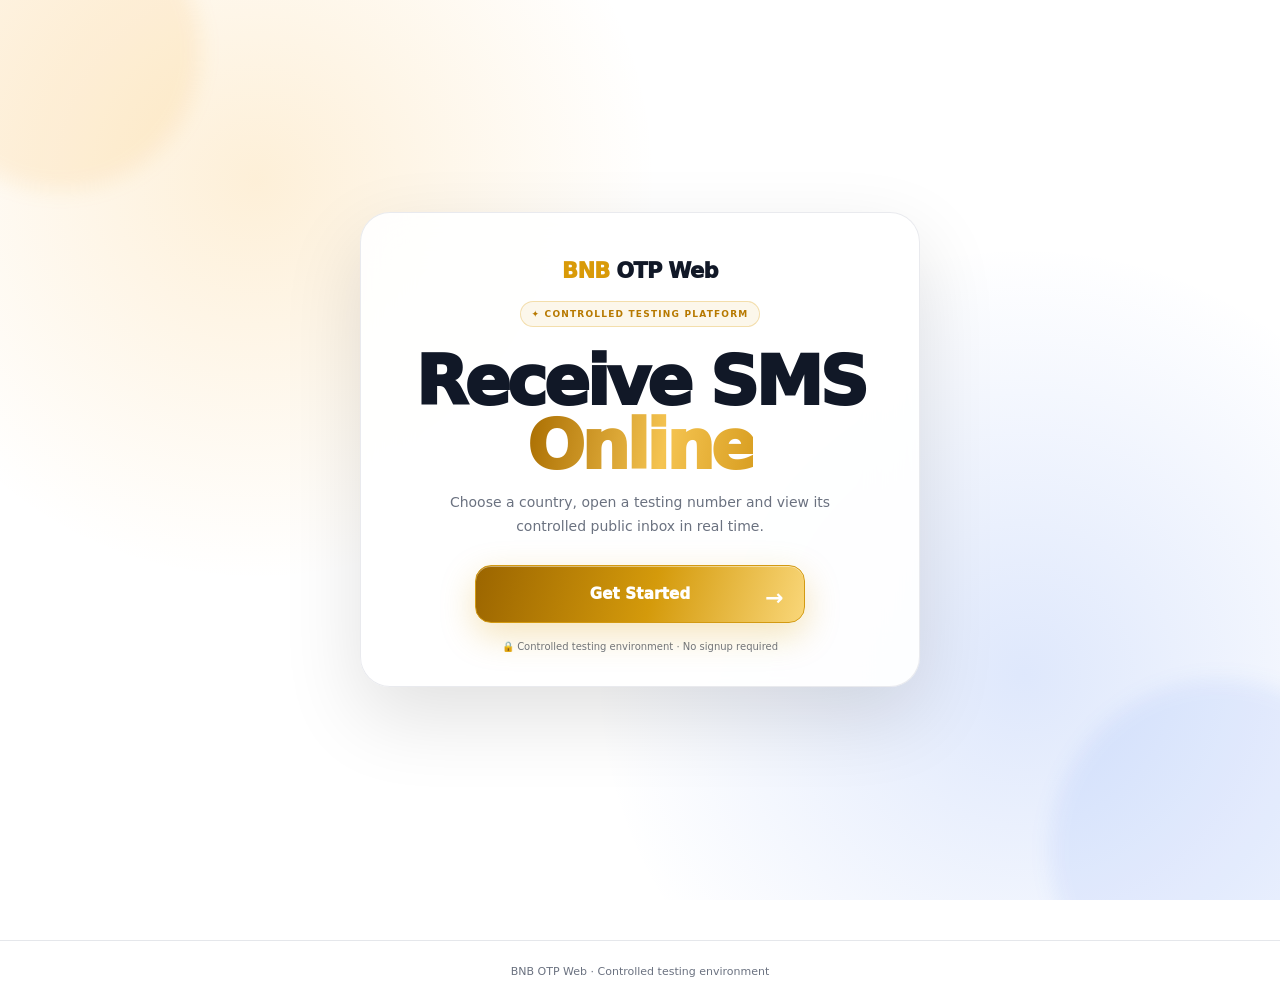
<file: frontend/index.before-home-numbers-remove-20261006-224354.html>
<!doctype html>
<html lang="en">
<head>
<meta charset="utf-8">
<meta name="viewport" content="width=device-width,initial-scale=1,viewport-fit=cover">
<title>BNB OTP Web</title>
<meta name="theme-color" content="#ffffff">
<style>
:root{
--bg:#fff;
--card:#fff;
--soft:#f6f7f9;
--text:#111827;
--muted:#6b7280;
--line:#e5e7eb;
--blue:#2563eb;
--blue2:#1d4ed8;
--green:#16a34a;
--red:#dc2626;
--shadow:0 5px 20px rgba(0,0,0,.055);
}
[data-theme="dark"]{
--bg:#0b0d10;
--card:#11151a;
--soft:#181d24;
--text:#f3f4f6;
--muted:#9ca3af;
--line:#29313b;
--blue:#60a5fa;
--blue2:#3b82f6;
--green:#4ade80;
--red:#f87171;
--shadow:0 8px 28px rgba(0,0,0,.25);
}
*{box-sizing:border-box}
html{scroll-behavior:auto}
body{
margin:0;
background:var(--bg);
color:var(--text);
font-family:Inter,system-ui,-apple-system,BlinkMacSystemFont,"Segoe UI",sans-serif;
-webkit-font-smoothing:antialiased;
}
button,input{font:inherit}
button{cursor:pointer}
a{text-decoration:none;color:inherit}
.container{width:min(1120px,100%);margin:auto;padding:0 16px}
header{
position:sticky;
top:0;
z-index:100;
background:var(--bg);
border-bottom:1px solid var(--line);
}
.nav{
height:62px;
display:flex;
align-items:center;
justify-content:space-between;
gap:12px;
}
.brand{
font-size:20px;
font-weight:900;
letter-spacing:-.6px;
}
.brand span{color:var(--blue)}
.nav-actions{display:flex;gap:7px}
.btn{
border:1px solid var(--line);
background:var(--card);
color:var(--text);
border-radius:10px;
padding:9px 12px;
font-weight:700;
}
.btn:hover{border-color:var(--blue)}
main{padding:20px 0 60px}
.hero{
text-align:center;
padding:28px 0 18px;
}
.hero h1{
margin:0 0 10px;
font-size:clamp(30px,6vw,48px);
line-height:1.05;
letter-spacing:-1.8px;
}
.hero p{
margin:auto;
max-width:700px;
color:var(--muted);
font-size:14px;
line-height:1.65;
}
.search{
max-width:680px;
margin:20px auto 0;
position:relative;
}
.search input{
width:100%;
height:48px;
border:1px solid var(--line);
background:var(--card);
color:var(--text);
border-radius:13px;
padding:0 15px;
outline:0;
}
.search input:focus{border-color:var(--blue)}
.section-title{
display:flex;
align-items:center;
justify-content:space-between;
gap:10px;
margin:26px 0 12px;
}
.section-title h2{
margin:0;
font-size:19px;
letter-spacing:-.3px;
}
.count{
color:var(--muted);
font-size:12px;
}
.country-grid{
display:grid;
grid-template-columns:repeat(4,1fr);
gap:10px;
}
.country-card{
width:100%;
border:1px solid var(--line);
background:var(--card);
color:var(--text);
border-radius:15px;
padding:14px;
text-align:left;
box-shadow:var(--shadow);
transition:.15s;
}
.country-card:hover{
transform:translateY(-2px);
border-color:var(--blue);
}
.country-row{
display:flex;
align-items:center;
gap:10px;
}
.flag{
font-size:28px;
width:35px;
text-align:center;
}
.country-name{
font-weight:800;
font-size:14px;
}
.country-dial{
font-size:12px;
color:var(--muted);
margin-top:3px;
}
.country-numbers{
font-size:11px;
color:var(--blue);
margin-top:8px;
}
.number-grid{
display:grid;
grid-template-columns:repeat(3,1fr);
gap:11px;
}
.number-card{
border:1px solid var(--line);
background:var(--card);
border-radius:16px;
padding:15px;
box-shadow:var(--shadow);
}
.number-head{
display:flex;
align-items:flex-start;
justify-content:space-between;
gap:8px;
}
.number{
font-size:17px;
font-weight:900;
letter-spacing:.1px;
word-break:break-all;
}
.status{
font-size:10px;
padding:4px 7px;
border-radius:999px;
background:var(--soft);
color:var(--muted);
white-space:nowrap;
}
.status.received{color:var(--green)}
.number-label{
font-size:12px;
color:var(--muted);
margin-top:7px;
}
.number-actions{
display:grid;
grid-template-columns:1fr 1fr;
gap:7px;
margin-top:13px;
}
.primary,.secondary{
border-radius:10px;
padding:10px 8px;
font-weight:800;
border:1px solid var(--line);
}
.primary{
background:var(--blue);
border-color:var(--blue);
color:#fff;
}
.primary:hover{background:var(--blue2)}
.secondary{
background:var(--soft);
color:var(--text);
}
.empty{
padding:34px 18px;
border:1px dashed var(--line);
border-radius:15px;
text-align:center;
color:var(--muted);
grid-column:1/-1;
}
#detail{display:none}
#detail.show{display:block}
#home.hide{display:none}
.detail-top{
display:flex;
align-items:center;
gap:8px;
margin:7px 0 18px;
}
.detail-title{
flex:1;
min-width:0;
font-size:22px;
font-weight:900;
word-break:break-all;
}
.back{
border:1px solid var(--line);
background:var(--card);
color:var(--text);
border-radius:10px;
padding:9px 12px;
font-weight:750;
}
.update{
border:1px solid var(--line);
background:var(--card);
color:var(--text);
border-radius:10px;
padding:9px 12px;
font-weight:800;
}
.update.busy{opacity:.6}
.number-box{
border:1px solid var(--line);
background:var(--card);
border-radius:18px;
padding:20px;
box-shadow:var(--shadow);
}
.small-label{
font-size:10px;
color:var(--muted);
font-weight:800;
letter-spacing:.8px;
}
.big-number{
font-size:clamp(25px,6vw,39px);
font-weight:950;
margin:7px 0 15px;
word-break:break-all;
}
.copy-big{
width:100%;
border:0;
background:var(--blue);
color:#fff;
border-radius:11px;
padding:12px;
font-weight:850;
}
.copy-big:hover{background:var(--blue2)}
.notice{
margin-top:12px;
padding:12px 14px;
background:var(--soft);
border-radius:12px;
color:var(--muted);
font-size:12px;
line-height:1.55;
}
.messages{
display:grid;
gap:11px;
}
.message{
border:1px solid var(--line);
background:var(--card);
border-radius:16px;
padding:16px;
box-shadow:var(--shadow);
}
.message-top{
display:flex;
justify-content:space-between;
gap:10px;
align-items:center;
}
.message-title{
font-size:12px;
font-weight:800;
color:var(--muted);
}
.copy-message{
border:1px solid var(--line);
background:var(--soft);
color:var(--text);
border-radius:9px;
padding:7px 9px;
font-size:11px;
font-weight:800;
}
.message-text{
font-size:15px;
line-height:1.55;
margin:11px 0;
white-space:pre-wrap;
overflow-wrap:anywhere;
}
.otp-row{
display:flex;
align-items:center;
justify-content:space-between;
gap:10px;
padding:10px 12px;
background:var(--soft);
border-radius:11px;
}
.otp-code{
font-size:34px;
font-weight:950;
letter-spacing:3px;
word-break:break-all;
}
.copy-otp{
border:0;
background:var(--blue);
color:#fff;
border-radius:9px;
padding:8px 10px;
font-weight:850;
}
.message-meta{
display:flex;
flex-wrap:wrap;
gap:12px;
margin-top:11px;
font-size:11px;
color:var(--muted);
}
.auto{
display:flex;
align-items:center;
justify-content:space-between;
gap:10px;
margin:13px 0;
padding:11px 13px;
border:1px solid var(--line);
background:var(--card);
border-radius:12px;
font-size:12px;
color:var(--muted);
}
.auto-left{display:flex;align-items:center;gap:7px}
.dot{
width:8px;
height:8px;
border-radius:50%;
background:var(--green);
box-shadow:0 0 0 4px color-mix(in srgb,var(--green) 12%,transparent);
}
footer{
border-top:1px solid var(--line);
padding:24px 0;
text-align:center;
font-size:11px;
color:var(--muted);
}
@media(max-width:900px){
.country-grid{grid-template-columns:repeat(3,1fr)}
.number-grid{grid-template-columns:repeat(2,1fr)}
}
@media(max-width:620px){
.container{padding:0 13px}
.nav{height:57px}
.brand{font-size:18px}
main{padding-top:10px}
.hero{padding:22px 0 12px}
.hero h1{font-size:33px}
.country-grid{grid-template-columns:repeat(2,1fr);gap:8px}
.country-card{padding:12px}
.number-grid{grid-template-columns:1fr}
.detail-top{flex-wrap:wrap}
.detail-title{order:3;flex-basis:100%;font-size:21px}
.update{margin-left:auto}
.number-actions{grid-template-columns:1fr 1fr}
}

/* ===== PREMIUM MOTION & MICRO-INTERACTIONS ===== */

html{
  scroll-behavior:auto;
}

body{
  transition:
    background-color .28s ease,
    color .28s ease;
}

header{
  backdrop-filter:saturate(150%) blur(14px);
  -webkit-backdrop-filter:saturate(150%) blur(14px);
  background:color-mix(in srgb,var(--bg) 88%,transparent);
  transition:
    background-color .28s ease,
    border-color .28s ease,
    box-shadow .28s ease;
}

header:hover{
  box-shadow:0 8px 30px rgba(0,0,0,.045);
}

.brand{
  transition:transform .22s ease,opacity .22s ease;
}

.brand:hover{
  transform:translateY(-1px);
  opacity:.88;
}

.btn,
.back,
.update,
.copy-big,
.primary,
.secondary,
.copy-message,
.copy-otp{
  position:relative;
  overflow:hidden;
  transform:translateZ(0);
  transition:
    transform .18s cubic-bezier(.22,1,.36,1),
    box-shadow .22s ease,
    background-color .22s ease,
    border-color .22s ease,
    opacity .22s ease;
  -webkit-tap-highlight-color:transparent;
}

.btn::after,
.back::after,
.update::after,
.copy-big::after,
.primary::after,
.secondary::after,
.copy-message::after,
.copy-otp::after{
  content:"";
  position:absolute;
  inset:0;
  background:linear-gradient(
    110deg,
    transparent 20%,
    rgba(255,255,255,.20) 48%,
    transparent 76%
  );
  transform:translateX(-130%);
  transition:transform .55s ease;
  pointer-events:none;
}

.btn:hover::after,
.back:hover::after,
.update:hover::after,
.copy-big:hover::after,
.primary:hover::after,
.secondary:hover::after,
.copy-message:hover::after,
.copy-otp:hover::after{
  transform:translateX(130%);
}

.btn:hover,
.back:hover,
.update:hover,
.copy-big:hover,
.primary:hover,
.secondary:hover,
.copy-message:hover,
.copy-otp:hover{
  transform:translateY(-2px);
  box-shadow:0 8px 22px rgba(37,99,235,.12);
}

.btn:active,
.back:active,
.update:active,
.copy-big:active,
.primary:active,
.secondary:active,
.copy-message:active,
.copy-otp:active{
  transform:translateY(1px) scale(.975);
  box-shadow:0 3px 10px rgba(0,0,0,.10);
}

.search input{
  transition:
    border-color .22s ease,
    box-shadow .25s ease,
    transform .22s ease,
    background-color .28s ease;
}

.search input:focus{
  transform:translateY(-1px);
  box-shadow:
    0 0 0 4px color-mix(in srgb,var(--blue) 12%,transparent),
    0 10px 28px rgba(0,0,0,.055);
}

.hero h1{
  animation:premiumFadeUp .65s cubic-bezier(.22,1,.36,1) both;
}

.hero p{
  animation:premiumFadeUp .65s .08s cubic-bezier(.22,1,.36,1) both;
}

.search{
  animation:premiumFadeUp .65s .15s cubic-bezier(.22,1,.36,1) both;
}

.country-card{
  position:relative;
  overflow:hidden;
  transform:translateZ(0);
  transition:
    transform .25s cubic-bezier(.22,1,.36,1),
    border-color .25s ease,
    box-shadow .25s ease,
    background-color .28s ease;
  animation:cardReveal .48s cubic-bezier(.22,1,.36,1) both;
}

.country-card::before{
  content:"";
  position:absolute;
  width:90px;
  height:90px;
  right:-45px;
  top:-45px;
  border-radius:50%;
  background:color-mix(in srgb,var(--blue) 9%,transparent);
  transition:transform .35s ease;
}

.country-card:hover{
  transform:translateY(-5px) scale(1.012);
  border-color:color-mix(in srgb,var(--blue) 65%,var(--line));
  box-shadow:
    0 14px 34px rgba(0,0,0,.075),
    0 0 0 1px color-mix(in srgb,var(--blue) 7%,transparent);
}

.country-card:hover::before{
  transform:scale(2.2);
}

.flag{
  transition:transform .3s cubic-bezier(.22,1,.36,1);
}

.country-card:hover .flag{
  transform:scale(1.14) rotate(-3deg);
}

.number-card{
  position:relative;
  overflow:hidden;
  transform:translateZ(0);
  transition:
    transform .25s cubic-bezier(.22,1,.36,1),
    border-color .25s ease,
    box-shadow .25s ease,
    background-color .28s ease;
  animation:cardReveal .5s cubic-bezier(.22,1,.36,1) both;
}

.number-card:hover{
  transform:translateY(-4px);
  border-color:color-mix(in srgb,var(--blue) 42%,var(--line));
  box-shadow:
    0 14px 32px rgba(0,0,0,.07),
    0 0 0 1px color-mix(in srgb,var(--blue) 5%,transparent);
}

.number{
  transition:color .2s ease,transform .2s ease;
}

.number-card:hover .number{
  color:var(--blue);
}

.status{
  transition:
    transform .2s ease,
    background-color .2s ease;
}

.number-card:hover .status{
  transform:scale(1.04);
}

.message{
  position:relative;
  overflow:hidden;
  transition:
    transform .24s cubic-bezier(.22,1,.36,1),
    border-color .24s ease,
    box-shadow .24s ease;
  animation:cardReveal .5s cubic-bezier(.22,1,.36,1) both;
}

.message:hover{
  transform:translateY(-3px);
  border-color:color-mix(in srgb,var(--blue) 32%,var(--line));
  box-shadow:0 13px 32px rgba(0,0,0,.07);
}

.message::before{
  content:"";
  position:absolute;
  left:0;
  top:0;
  bottom:0;
  width:3px;
  background:var(--blue);
  opacity:.65;
  transform:scaleY(0);
  transform-origin:center;
  transition:transform .3s ease;
}

.message:hover::before{
  transform:scaleY(1);
}

.otp-row{
  transition:
    transform .22s ease,
    box-shadow .25s ease,
    background-color .25s ease;
}

.message:hover .otp-row{
  transform:translateY(-1px);
  box-shadow:inset 0 0 0 1px color-mix(in srgb,var(--blue) 10%,transparent);
}

.otp-code{
  text-shadow:0 0 22px color-mix(in srgb,var(--blue) 18%,transparent);
  transition:
    transform .22s ease,
    color .22s ease,
    letter-spacing .22s ease;
}

.message:hover .otp-code{
  transform:scale(1.025);
  color:var(--blue);
}

.big-number{
  transition:
    transform .25s ease,
    color .25s ease;
}

.number-box:hover .big-number{
  transform:translateX(2px);
  color:var(--blue);
}

.dot{
  animation:pulseDot 1.8s ease-in-out infinite;
}

.update.busy{
  opacity:.6;
}

.update.busy{
  animation:spinButton .9s linear infinite;
}

.auto{
  transition:
    transform .22s ease,
    border-color .22s ease,
    box-shadow .22s ease;
}

.auto:hover{
  transform:translateY(-2px);
  box-shadow:0 8px 22px rgba(0,0,0,.05);
}

.empty{
  animation:premiumFadeUp .4s ease both;
}

footer{
  transition:border-color .28s ease;
}

#countryPage,
#detail{
  animation:pageEnter .42s cubic-bezier(.22,1,.36,1) both;
}

.copy-big:hover{
  box-shadow:0 10px 28px rgba(37,99,235,.20);
}

@keyframes premiumFadeUp{
  from{
    opacity:0;
    transform:translateY(12px);
  }
  to{
    opacity:1;
    transform:translateY(0);
  }
}

@keyframes cardReveal{
  from{
    opacity:0;
    transform:translateY(12px) scale(.985);
  }
  to{
    opacity:1;
    transform:translateY(0) scale(1);
  }
}

@keyframes pageEnter{
  from{
    opacity:0;
    transform:translateX(10px);
  }
  to{
    opacity:1;
    transform:translateX(0);
  }
}

@keyframes pulseDot{
  0%,100%{
    box-shadow:0 0 0 3px color-mix(in srgb,var(--green) 10%,transparent);
  }
  50%{
    box-shadow:0 0 0 7px color-mix(in srgb,var(--green) 3%,transparent);
  }
}

@keyframes spinButton{
  from{transform:rotate(0deg)}
  to{transform:rotate(360deg)}
}

@media(max-width:620px){
  .country-card:hover{
    transform:translateY(-3px);
  }

  .number-card:hover,
  .message:hover{
    transform:translateY(-2px);
  }

  .btn:hover,
  .back:hover,
  .update:hover,
  .copy-big:hover,
  .primary:hover,
  .secondary:hover,
  .copy-message:hover,
  .copy-otp:hover{
    transform:translateY(-1px);
  }

  .otp-code{
    font-size:32px;
    letter-spacing:2.5px;
  }
}

@media(prefers-reduced-motion:reduce){
  *,
  *::before,
  *::after{
    animation-duration:.01ms !important;
    animation-iteration-count:1 !important;
    scroll-behavior:auto !important;
    transition-duration:.01ms !important;
  }
}


/* ===== BNB OTP WEB — FULL PREMIUM EXPERIENCE ===== */

body{
  overflow-x:hidden;
}

button{
  -webkit-user-select:none;
  user-select:none;
}

.welcome-screen{
  position:fixed;
  inset:0;
  z-index:9999;
  display:flex;
  align-items:center;
  justify-content:center;
  padding:22px;
  overflow:hidden;
  background:
    radial-gradient(circle at 20% 20%,rgba(245,158,11,.16),transparent 32%),
    radial-gradient(circle at 80% 75%,rgba(37,99,235,.15),transparent 35%),
    var(--bg);
  transition:
    opacity .65s cubic-bezier(.22,1,.36,1),
    visibility .65s;
}

.welcome-screen.hide{
  opacity:0;
  visibility:hidden;
  pointer-events:none;
}

.welcome-glow{
  position:absolute;
  border-radius:50%;
  filter:blur(10px);
  pointer-events:none;
  animation:welcomeFloat 6s ease-in-out infinite;
}

.welcome-glow-a{
  width:280px;
  height:280px;
  background:rgba(245,158,11,.10);
  top:-90px;
  left:-80px;
}

.welcome-glow-b{
  width:340px;
  height:340px;
  background:rgba(37,99,235,.08);
  right:-110px;
  bottom:-120px;
  animation-delay:-3s;
}

.welcome-card{
  position:relative;
  width:min(560px,100%);
  padding:46px 34px 34px;
  text-align:center;
  border:1px solid color-mix(in srgb,var(--line) 85%,transparent);
  border-radius:30px;
  background:color-mix(in srgb,var(--card) 91%,transparent);
  backdrop-filter:blur(24px);
  -webkit-backdrop-filter:blur(24px);
  box-shadow:
    0 30px 80px rgba(0,0,0,.12),
    0 0 0 1px rgba(255,255,255,.04);
  animation:welcomeCardIn .8s cubic-bezier(.22,1,.36,1) both;
}

.welcome-logo{
  font-size:21px;
  font-weight:950;
  letter-spacing:-.7px;
  margin-bottom:18px;
}

.welcome-logo span{
  color:#d99a08;
}

.welcome-badge{
  display:inline-flex;
  padding:7px 11px;
  border:1px solid rgba(217,154,8,.28);
  border-radius:999px;
  background:rgba(217,154,8,.08);
  color:#b77900;
  font-size:9px;
  font-weight:900;
  letter-spacing:1.2px;
  animation:badgePulse 2.4s ease-in-out infinite;
}

[data-theme="dark"] .welcome-badge{
  color:#f5c451;
}

.welcome-card h1{
  margin:23px 0 13px;
  font-size:clamp(42px,9vw,68px);
  line-height:.94;
  letter-spacing:-3.5px;
  font-weight:950;
}

.welcome-card h1 span{
  background:linear-gradient(
    100deg,
    #a96d00,
    #f5c451,
    #c98a08,
    #ffe39a,
    #a96d00
  );
  background-size:250% auto;
  -webkit-background-clip:text;
  background-clip:text;
  color:transparent;
  animation:goldText 3.2s linear infinite;
}

.welcome-card p{
  max-width:430px;
  margin:0 auto 27px;
  color:var(--muted);
  font-size:14px;
  line-height:1.7;
}

.get-started{
  position:relative;
  width:min(330px,100%);
  height:58px;
  overflow:hidden;
  border:1px solid #d39a12;
  border-radius:16px;
  background:
    linear-gradient(
      105deg,
      #9b6500,
      #d49a0b 25%,
      #ffe08a 50%,
      #d49a0b 75%,
      #9b6500
    );
  background-size:220% auto;
  color:#fff;
  font-weight:950;
  font-size:15px;
  letter-spacing:.2px;
  box-shadow:
    0 12px 35px rgba(217,154,8,.27),
    inset 0 1px rgba(255,255,255,.45);
  animation:
    goldButton 3s linear infinite,
    getStartedFloat 2.8s ease-in-out infinite;
  transition:
    transform .22s cubic-bezier(.22,1,.36,1),
    box-shadow .22s ease;
}

.get-started span:not(.get-started-shine){
  position:relative;
  z-index:2;
}

.get-started b{
  position:absolute;
  right:20px;
  z-index:2;
  font-size:22px;
  transition:transform .25s ease;
}

.get-started-shine{
  position:absolute;
  inset:-50%;
  background:linear-gradient(
    110deg,
    transparent 42%,
    rgba(255,255,255,.65) 50%,
    transparent 58%
  );
  transform:translateX(-70%) rotate(10deg);
  animation:getStartedShine 2.7s ease-in-out infinite;
}

.get-started:hover{
  transform:translateY(-4px) scale(1.015);
  box-shadow:
    0 18px 45px rgba(217,154,8,.38),
    inset 0 1px rgba(255,255,255,.55);
}

.get-started:hover b{
  transform:translateX(5px);
}

.get-started:active{
  transform:translateY(1px) scale(.975);
}

.welcome-note{
  margin-top:18px;
  color:var(--muted);
  font-size:10px;
}

.hero h1,
.hero p,
.search,
.section-title{
  animation:premiumUp .65s cubic-bezier(.22,1,.36,1) both;
}

.hero p{animation-delay:.06s}
.search{animation-delay:.12s}
.section-title{animation-delay:.18s}

.country-card,
.number-card,
.message{
  animation:premiumCard .5s cubic-bezier(.22,1,.36,1) both;
}

.country-card:nth-child(2),
.number-card:nth-child(2),
.message:nth-child(2){animation-delay:.04s}
.country-card:nth-child(3),
.number-card:nth-child(3),
.message:nth-child(3){animation-delay:.08s}
.country-card:nth-child(4),
.number-card:nth-child(4),
.message:nth-child(4){animation-delay:.12s}
.country-card:nth-child(5),
.number-card:nth-child(5),
.message:nth-child(5){animation-delay:.16s}
.country-card:nth-child(6),
.number-card:nth-child(6),
.message:nth-child(6){animation-delay:.20s}

.country-card,
.number-card,
.message,
.number-box,
.auto{
  will-change:transform;
}

.country-card{
  transition:
    transform .28s cubic-bezier(.22,1,.36,1),
    box-shadow .28s ease,
    border-color .25s ease;
}

.country-card:hover{
  transform:translateY(-6px) scale(1.012);
  box-shadow:
    0 18px 40px rgba(0,0,0,.09),
    0 0 0 1px color-mix(in srgb,var(--blue) 10%,transparent);
}

.number-card{
  transition:
    transform .28s cubic-bezier(.22,1,.36,1),
    box-shadow .28s ease,
    border-color .25s ease;
}

.number-card:hover{
  transform:translateY(-5px);
  box-shadow:0 17px 38px rgba(0,0,0,.09);
}

.message{
  transition:
    transform .28s cubic-bezier(.22,1,.36,1),
    box-shadow .28s ease,
    border-color .25s ease;
}

.message:hover{
  transform:translateY(-4px);
  box-shadow:0 16px 36px rgba(0,0,0,.085);
}

.btn,
.back,
.update,
.primary,
.secondary,
.copy-big,
.copy-message,
.copy-otp{
  position:relative;
  overflow:hidden;
  transition:
    transform .2s cubic-bezier(.22,1,.36,1),
    box-shadow .2s ease,
    background-color .2s ease,
    border-color .2s ease;
}

.btn::after,
.back::after,
.update::after,
.primary::after,
.secondary::after,
.copy-big::after,
.copy-message::after,
.copy-otp::after{
  content:"";
  position:absolute;
  inset:0;
  background:linear-gradient(
    110deg,
    transparent 30%,
    rgba(255,255,255,.24) 50%,
    transparent 70%
  );
  transform:translateX(-130%);
  transition:transform .55s ease;
  pointer-events:none;
}

.btn:hover::after,
.back:hover::after,
.update:hover::after,
.primary:hover::after,
.secondary:hover::after,
.copy-big:hover::after,
.copy-message:hover::after,
.copy-otp:hover::after{
  transform:translateX(130%);
}

.btn:hover,
.back:hover,
.update:hover,
.primary:hover,
.secondary:hover,
.copy-big:hover,
.copy-message:hover,
.copy-otp:hover{
  transform:translateY(-2px);
  box-shadow:0 9px 24px rgba(37,99,235,.14);
}

.btn:active,
.back:active,
.update:active,
.primary:active,
.secondary:active,
.copy-big:active,
.copy-message:active,
.copy-otp:active{
  transform:translateY(1px) scale(.97);
}

.copy-big{
  box-shadow:0 9px 25px rgba(37,99,235,.17);
}

.otp-code{
  transition:
    transform .22s ease,
    color .22s ease;
  text-shadow:
    0 0 24px color-mix(in srgb,var(--blue) 17%,transparent);
}

.message:hover .otp-code{
  transform:scale(1.035);
  color:var(--blue);
}

.update.busy{
  animation:updateSpin .75s linear infinite;
}

.dot{
  animation:onlinePulse 1.8s ease-in-out infinite;
}

#countryPage,
#detail{
  animation:pageSlide .45s cubic-bezier(.22,1,.36,1) both;
}

.search input{
  transition:
    transform .22s ease,
    box-shadow .25s ease,
    border-color .22s ease;
}

.search input:focus{
  transform:translateY(-1px);
  box-shadow:
    0 0 0 4px color-mix(in srgb,var(--blue) 11%,transparent),
    0 12px 30px rgba(0,0,0,.055);
}

@keyframes welcomeCardIn{
  from{opacity:0;transform:translateY(28px) scale(.94)}
  to{opacity:1;transform:translateY(0) scale(1)}
}

@keyframes welcomeFloat{
  0%,100%{transform:translate3d(0,0,0) scale(1)}
  50%{transform:translate3d(18px,-14px,0) scale(1.08)}
}

@keyframes badgePulse{
  0%,100%{box-shadow:0 0 0 0 rgba(217,154,8,0)}
  50%{box-shadow:0 0 0 7px rgba(217,154,8,.05)}
}

@keyframes goldText{
  to{background-position:250% center}
}

@keyframes goldButton{
  to{background-position:220% center}
}

@keyframes getStartedFloat{
  0%,100%{transform:translateY(0)}
  50%{transform:translateY(-2px)}
}

@keyframes getStartedShine{
  0%,45%{transform:translateX(-80%) rotate(10deg)}
  70%,100%{transform:translateX(80%) rotate(10deg)}
}

@keyframes premiumUp{
  from{opacity:0;transform:translateY(14px)}
  to{opacity:1;transform:translateY(0)}
}

@keyframes premiumCard{
  from{opacity:0;transform:translateY(14px) scale(.985)}
  to{opacity:1;transform:translateY(0) scale(1)}
}

@keyframes pageSlide{
  from{opacity:0;transform:translateX(12px)}
  to{opacity:1;transform:translateX(0)}
}

@keyframes onlinePulse{
  0%,100%{box-shadow:0 0 0 3px color-mix(in srgb,var(--green) 9%,transparent)}
  50%{box-shadow:0 0 0 8px color-mix(in srgb,var(--green) 2%,transparent)}
}

@keyframes updateSpin{
  from{transform:rotate(0)}
  to{transform:rotate(360deg)}
}

@media(max-width:620px){
  .welcome-card{
    padding:38px 22px 27px;
    border-radius:25px;
  }

  .welcome-card h1{
    font-size:43px;
    letter-spacing:-2.5px;
  }

  .get-started{
    height:56px;
  }

  .country-card:hover{
    transform:translateY(-3px);
  }

  .number-card:hover,
  .message:hover{
    transform:translateY(-3px);
  }
}

@media(prefers-reduced-motion:reduce){
  *,
  *::before,
  *::after{
    animation-duration:.01ms !important;
    animation-iteration-count:1 !important;
    transition-duration:.01ms !important;
  }
}

</style>
<style id="bnb-final-layout-fix">
html,body{min-height:100%;height:auto;overflow-x:hidden;overflow-y:auto}
body{min-height:100vh}
main,.app-main,.page,.page-shell,.content,.container{height:auto;min-height:0;overflow:visible}
#home,#countryPage,#detail{min-height:100vh;height:auto;overflow:visible}
</style>
</head>

<body>

<div id="welcomeScreen" class="welcome-screen">
  <div class="welcome-glow welcome-glow-a"></div>
  <div class="welcome-glow welcome-glow-b"></div>

  <div class="welcome-card">
    <div class="welcome-logo">
      <span>BNB</span> OTP Web
    </div>

    <div class="welcome-badge">✦ CONTROLLED TESTING PLATFORM</div>

    <h1>Receive SMS<br><span>Online</span></h1>

    <p>
      Choose a country, open a testing number and view its
      controlled public inbox in real time.
    </p>

    <button class="get-started" onclick="enterWebsite()">
      <span class="get-started-shine"></span>
      <span>Get Started</span>
      <b>→</b>
    </button>

    <div class="welcome-note">
      🔒 Controlled testing environment · No signup required
    </div>
  </div>
</div>


<header>
<div class="container nav">
<a class="brand" href="#" onclick="goHome();return false">BNB <span>OTP Web</span></a>
<div class="nav-actions">
<button class="btn" onclick="toggleTheme()" id="themeBtn">🌙</button>
</div>
</div>
</header>

<main class="container">

<section id="home">

<div class="hero">
<h1>Receive SMS Online</h1>
<p>
Choose a country, select an available testing number and open its
public inbox. Messages update automatically while the page is open.
</p>

<div class="search">
<input id="search" autocomplete="off"
placeholder="Search country, code or dial code..."
oninput="renderCountries()">
</div>
</div>

<div class="section-title">
<h2>Countries</h2>
<span id="countryCount" class="count"></span>
</div>

<div id="countries" class="country-grid"></div>



<div id="numbers" class="number-grid"></div>

</section>

<section id="countryPage" style="display:none">
  <div class="detail-top">
    <button class="back" onclick="goBack()">← Back</button>
    <div id="countryPageTitle" class="detail-title"></div>
    <button class="update" onclick="refreshCountry()">↻ Update</button>
  </div>
  <div class="section-head">
    <div>
      <div class="eyebrow">COUNTRY</div>
      <h2 id="countryPageHeading">Available Numbers</h2>
    </div>
    <div id="countryPageCount" class="muted"></div>
  </div>
  <div id="countryNumbers" class="number-grid"></div>
</section>

<section id="detail">

<div class="detail-top">
<button class="back" onclick="goBack()">← Back</button>
<div id="detailTitle" class="detail-title"></div>
<button class="update" id="updateBtn" onclick="manualUpdate()">↻ Update</button>
</div>

<div class="number-box">
<div class="small-label">PHONE NUMBER</div>
<div id="bigNumber" class="big-number"></div>

<button class="copy-big" onclick="copyNumber()">
Copy Number
</button>

<div class="notice">
This is a public controlled-testing inbox. Do not use it for
private, sensitive or important accounts.
</div>
</div>

<div class="auto">
<div class="auto-left">
<span class="dot"></span>
<span>Automatic updates enabled</span>
</div>
<span id="lastUpdate">Updating...</span>
</div>

<div class="section-title">
<h2>Latest Messages</h2>
<span id="messageCount" class="count"></span>
</div>

<div id="messages" class="messages"></div>

</section>

</main>

<footer>
<div class="container">
BNB OTP Web · Controlled testing environment
</div>
</footer>

<script>

function enterWebsite(){
  const screen=$("welcomeScreen");
  if(!screen)return;

  screen.classList.add("hide");
  localStorage.setItem("bnb_welcome_seen","1");

  setTimeout(()=>{
    screen.style.display="none";
    window.scrollTo(0,0);
  },700);
}

function restoreWelcome(){
  const screen=$("welcomeScreen");
  if(!screen)return;

  if(localStorage.getItem("bnb_welcome_seen")==="1"){
    screen.style.display="none";
  }else{
    screen.style.display="flex";
  }
}


const API="https://bnb-otp-web.hafejnayem1743.workers.dev/api";

let countries=[];
let numbers=[];
let selectedCountry=null;
let activeNumber=null;
let refreshTimer=null;

const $=id=>document.getElementById(id);

async function api(path){
const response=await fetch(API+path,{
cache:"no-store",
headers:{Accept:"application/json"}
});
if(!response.ok)throw new Error("HTTP "+response.status);
return response.json();
}

function esc(value){
return String(value??"").replace(/[&<>"']/g,char=>({
"&":"&amp;",
"<":"&lt;",
">":"&gt;",
'"':"&quot;",
"'":"&#039;"
}[char]));
}

function countryFlag(country){
if(country.flag)return country.flag;

const code=String(country.code||"").toUpperCase();

if(code.length===2){
return String.fromCodePoint(
...code.split("").map(c=>127397+c.charCodeAt(0))
);
}

return "🌐";
}

function copyText(text,button){
if(navigator.clipboard&&window.isSecureContext){
navigator.clipboard.writeText(String(text)).then(()=>{
copied(button);
});
return;
}

const area=document.createElement("textarea");
area.value=String(text);
area.style.position="fixed";
area.style.opacity="0";
document.body.appendChild(area);
area.focus();
area.select();

try{
document.execCommand("copy");
copied(button);
}catch(e){}

area.remove();
}

function copied(button){
if(!button)return;
const old=button.textContent;
button.textContent="Copied ✓";
setTimeout(()=>button.textContent=old,1300);
}

function copyNumber(){
if(activeNumber)copyText(activeNumber.number,$(".copy-big"));
}

function copyOtp(code,button){
copyText(code,button);
}

function copyMessage(message,button){
copyText(message,button);
}

function formatTime(value){
    if(!value)return "Unknown time";
    const n=Number(value);
    const date=new Date(Number.isFinite(n)&&n<100000000000?n*1000:n);
    if(isNaN(date.getTime()))return String(value);

    const seconds=Math.max(0,Math.floor((Date.now()-date.getTime())/1000));
    if(seconds<10)return "just now";
    if(seconds<60)return seconds+" seconds ago";

    const minutes=Math.floor(seconds/60);
    if(minutes<60)return minutes+" minute"+(minutes===1?"":"s")+" ago";

    const hours=Math.floor(minutes/60);
    if(hours<24)return hours+" hour"+(hours===1?"":"s")+" ago";

    const days=Math.floor(hours/24);
    if(days<7)return days+" day"+(days===1?"":"s")+" ago";

    return date.toLocaleString();
  }

async function loadData(){
try{
const result=await Promise.all([
api("/countries"),
api("/numbers")
]);

countries=result[0].countries||result[0]||[];
numbers=result[1].numbers||result[1]||[];

renderCountries();
renderNumbers();
}catch(error){
$("countries").innerHTML=
'<div class="empty">Countries could not be loaded.</div>';

$("numbers").innerHTML=
'<div class="empty">Numbers could not be loaded.</div>';
}
}

function numberCountryId(number){
if(number.country_id!==null&&number.country_id!==undefined){
return Number(number.country_id);
}

const raw=String(number.number||"").replace(/\D/g,"");

for(const country of countries){
const dial=String(country.dial_code||"").replace(/\D/g,"");
if(dial&&raw.startsWith(dial))return Number(country.id);
}

return null;
}

function numbersForCountry(id){
return numbers.filter(n=>numberCountryId(n)===Number(id));
}

function renderCountries(){
const query=$("search").value.trim().toLowerCase();

const list=countries.filter(c=>
!query||
String(c.name||"").toLowerCase().includes(query)||
String(c.code||"").toLowerCase().includes(query)||
String(c.dial_code||"").toLowerCase().includes(query)
);

$("countryCount").textContent=list.length+" countries";

$("countries").innerHTML=list.map(c=>{
const total=numbersForCountry(c.id).length;

return `
<button class="country-card" onclick="selectCountry(${Number(c.id)})">
<div class="country-row">
<div class="flag">${esc(countryFlag(c))}</div>
<div>
<div class="country-name">${esc(c.name)}</div>
<div class="country-dial">${esc(c.dial_code||"")}</div>
</div>
</div>
<div class="country-numbers">
${total} ${total===1?"number":"numbers"} available
</div>
</button>`;
}).join("")||
'<div class="empty">No countries found.</div>';
}

function renderNumbers(){
let list=numbers;

if(selectedCountry!==null){
list=numbersForCountry(selectedCountry);
}

$("numbersHeading").textContent=
selectedCountry===null?"Available Numbers":"Numbers in Selected Country";

$("numberCount").textContent=list.length+" numbers";

$("numbers").innerHTML=list.map(n=>`
<article class="number-card">
<div class="number-head">
<div class="number">${esc(n.number)}</div>
<span class="status ${n.status==="received"?"received":""}">
${esc(n.status||"waiting")}
</span>
</div>

<div class="number-label">
${esc(n.label||"Public testing number")}
</div>

<div class="number-actions">
<button class="secondary"
onclick="copyText('${esc(String(n.number).replace(/'/g,"&#039;"))}',this)">
Copy Number
</button>

<button class="primary"
onclick="openNumber(${Number(n.id)})">
Open Inbox
</button>
</div>
</article>
`).join("")||
'<div class="empty">No numbers available.</div>';
}

function selectCountry(id,push=true){
    selectedCountry=Number(id);
    renderCountryPage();
    $("home").classList.add("hide");
    $("countryPage").style.display="block";
    $("detail").classList.remove("show");

    if(push){
      history.pushState({view:"country",id:selectedCountry},"","#country-"+selectedCountry);
    }
    window.scrollTo(0,0);
  }

  function renderCountryPage(){
    const country=countries.find(c=>Number(c.id)===Number(selectedCountry));
    if(!country){ goHome(); return; }

    const list=numbersForCountry(selectedCountry);

    $("countryPageTitle").textContent=countryFlag(country)+" "+(country.name||"Country");
    $("countryPageHeading").textContent=(country.name||"Country")+" Numbers";
    $("countryPageCount").textContent=list.length+" "+(list.length===1?"number":"numbers");

    $("countryNumbers").innerHTML=list.map(n=>`
      <article class="number-card">
        <div class="number-head">
          <div class="number">${esc(n.number)}</div>
          <span class="status ${n.status==="received"?"received":""}">${esc(n.status||"waiting")}</span>
        </div>
        <div class="number-label">${esc(n.label||"Public testing number")}</div>
        <div class="number-actions">
          <button class="secondary" onclick="copyText('${esc(String(n.number).replace(/'/g,"&#039;"))}',this)">Copy Number</button>
          <button class="primary" onclick="openNumber(${Number(n.id)})">Open Inbox</button>
        </div>
      </article>
    `).join("") || '<div class="empty">No numbers available for this country.</div>';
  }

  function refreshCountry(){
    renderCountryPage();
  }

async function openNumber(id,push=true){
    try{
      const response=await api("/numbers/"+id);
      activeNumber=response.number||response;

      $("home").classList.add("hide");
      $("countryPage").style.display="none";
      $("detail").classList.add("show");

      $("detailTitle").textContent=activeNumber.number||"";
      $("bigNumber").textContent=activeNumber.number||"";

      if(push){
        history.pushState({view:"number",id:Number(id)},"","#number-"+id);
      }

      await loadInbox();
      startAutoRefresh();
      window.scrollTo(0,0);
    }catch(error){
      alert("Unable to open inbox.");
    }
  }

async function loadInbox(){
if(!activeNumber)return;

try{
const response=await api(
"/numbers/"+activeNumber.id+"/otps"
);

const list=response.otps||response||[];

$("messageCount").textContent=
list.length+" "+(list.length===1?"message":"messages");

$("messages").innerHTML=list.length?
list.map(message=>{
const code=String(message.code||"").trim();
const body=String(
message.message||"Controlled test OTP message"
);

return `
<article class="message">

<div class="message-top">
<div class="message-title">Message</div>

<button class="copy-message"
onclick='copyMessage(${JSON.stringify(body)},this)'>
Copy Message
</button>
</div>

<div class="message-text">${esc(body)}</div>

${code?`
<div class="otp-row">
<div class="otp-code">${esc(code)}</div>
<button class="copy-otp"
onclick='copyOtp(${JSON.stringify(code)},this)'>
Copy OTP
</button>
</div>
`:""}

<div class="message-meta">
<span>Sender: ${esc(message.source||"CONTROLLED_TEST")}</span>
<span>Time: ${esc(formatTime(message.created_at))}</span>
</div>

</article>`;
}).join("")
:
'<div class="empty">No messages yet.</div>';

$("lastUpdate").textContent=
"Updated "+new Date().toLocaleTimeString();

}catch(error){
$("messages").innerHTML=
'<div class="empty">Unable to update messages.</div>';
}
}

function startAutoRefresh(){
stopAutoRefresh();
refreshTimer=setInterval(()=>{
if(activeNumber)loadInbox();
},10000);
}

function stopAutoRefresh(){
if(refreshTimer){
clearInterval(refreshTimer);
refreshTimer=null;
}
}

async function manualUpdate(){
const button=$("updateBtn");
button.disabled=true;
button.classList.add("busy");
button.textContent="↻ Updating...";

await loadInbox();

button.textContent="✓ Updated";

setTimeout(()=>{
button.disabled=false;
button.classList.remove("busy");
button.textContent="↻ Update";
},900);
}

function goHome(){
    stopAutoRefresh();
    activeNumber=null;
    selectedCountry=null;

    $("detail").classList.remove("show");
    $("countryPage").style.display="none";
    $("home").classList.remove("hide");

    history.pushState({view:"home"},"","#");
    renderCountries();
    renderNumbers();
    window.scrollTo(0,0);
  }

  function goBack(){
    stopAutoRefresh();

    if(activeNumber){
      activeNumber=null;
      if(selectedCountry!==null){
        $("detail").classList.remove("show");
        $("home").classList.add("hide");
        $("countryPage").style.display="block";
        renderCountryPage();
        history.pushState({view:"country",id:selectedCountry},"","#country-"+selectedCountry);
      }else{
        goHome();
      }
      window.scrollTo(0,0);
      return;
    }

    if(selectedCountry!==null){
      goHome();
      return;
    }

    goHome();
  }

function toggleTheme(){
const dark=document.documentElement.dataset.theme==="dark";

document.documentElement.dataset.theme=
dark?"":"dark";

localStorage.setItem(
"bnb_theme",
dark?"light":"dark"
);

$("themeBtn").textContent=
dark?"🌙":"☀️";
}

(function(){
if(localStorage.getItem("bnb_theme")==="dark"){
document.documentElement.dataset.theme="dark";
$("themeBtn").textContent="☀️";
}
})();

  async function restoreRoute(){
    const hash=window.location.hash||"";

    if(hash.startsWith("#number-")){
      const id=Number(hash.slice(8));
      if(Number.isFinite(id)&&id>0){
        await openNumber(id,false);
        return;
      }
    }

    if(hash.startsWith("#country-")){
      const id=Number(hash.slice(9));
      if(Number.isFinite(id)&&id>0){
        selectCountry(id,false);
        return;
      }
    }

    stopAutoRefresh();
    activeNumber=null;
    selectedCountry=null;
    $("detail").classList.remove("show");
    $("countryPage").style.display="none";
    $("home").classList.remove("hide");
    renderCountries();
    renderNumbers();
    window.scrollTo(0,0);
  }

  window.addEventListener("popstate",restoreRoute);
  restoreWelcome();
  loadData().then(restoreRoute);

</script>

</body>
</html>
</file>
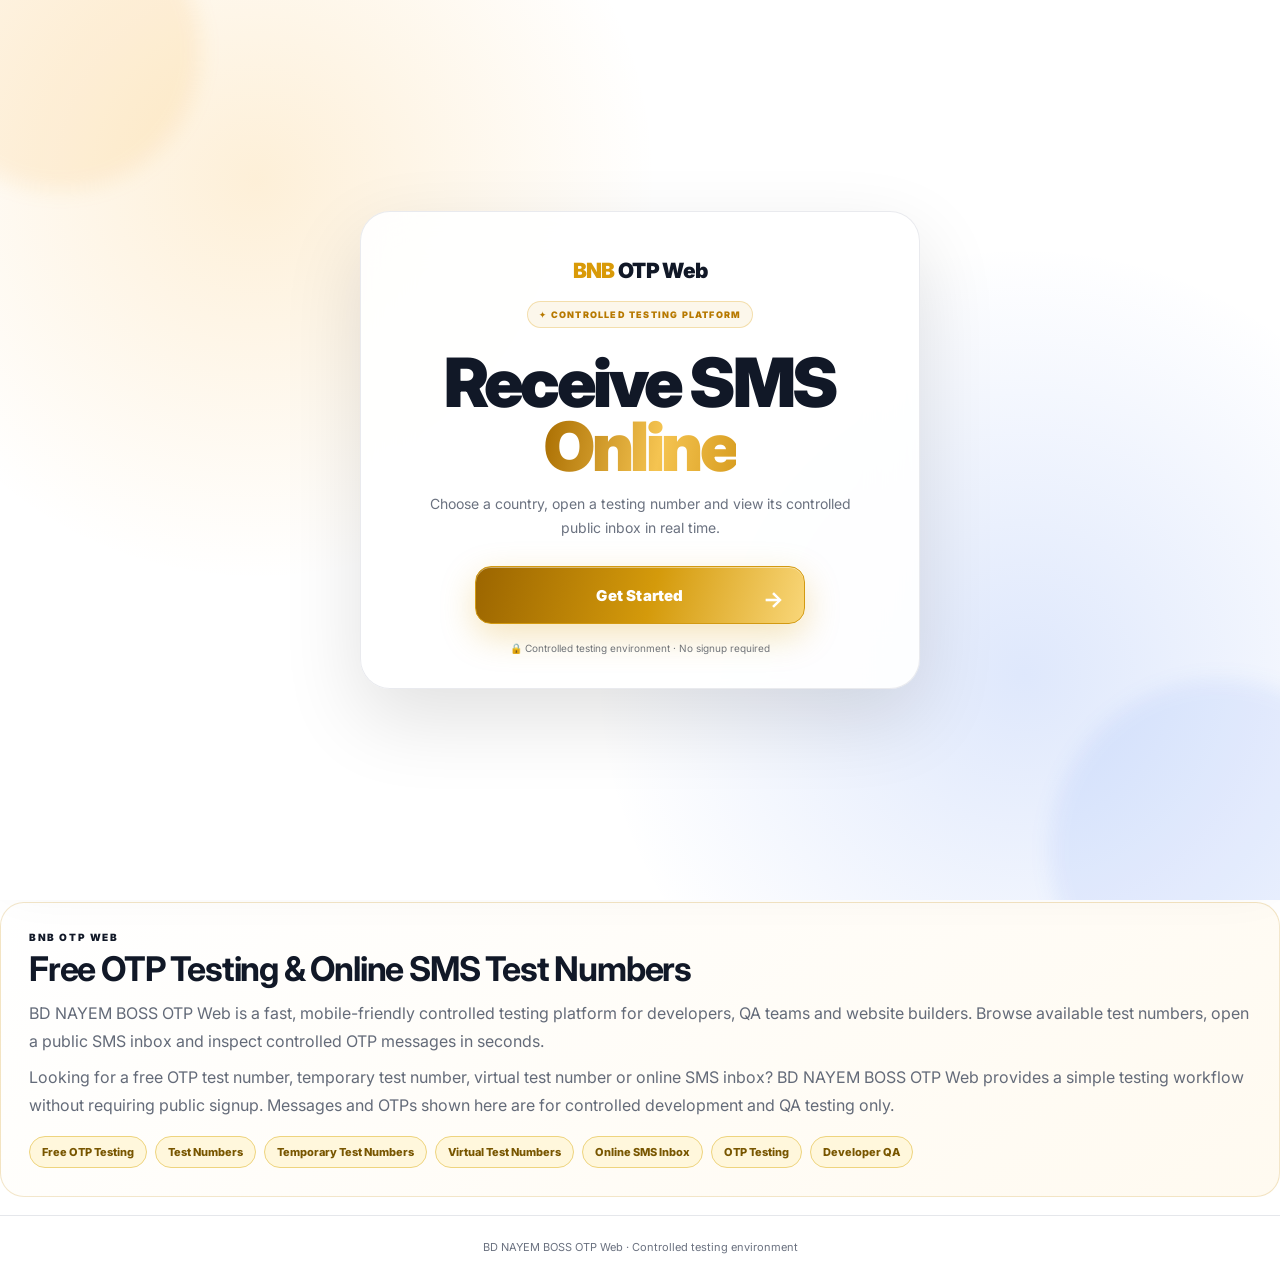
<file: frontend/index.before-known-good-20261006-223433.html>
<!doctype html>
<html lang="en">
<head>
<meta charset="utf-8">
<meta name="viewport" content="width=device-width,initial-scale=1,viewport-fit=cover">
<title>BD NAYEM BOSS OTP Web — Free OTP Testing & Online SMS Test Numbers</title>
<meta name="theme-color" content="#ffffff">
<style>
:root{
--bg:#fff;
--card:#fff;
--soft:#f6f7f9;
--text:#111827;
--muted:#6b7280;
--line:#e5e7eb;
--blue:#2563eb;
--blue2:#1d4ed8;
--green:#16a34a;
--red:#dc2626;
--shadow:0 5px 20px rgba(0,0,0,.055);
}
[data-theme="dark"]{
--bg:#0b0d10;
--card:#11151a;
--soft:#181d24;
--text:#f3f4f6;
--muted:#9ca3af;
--line:#29313b;
--blue:#60a5fa;
--blue2:#3b82f6;
--green:#4ade80;
--red:#f87171;
--shadow:0 8px 28px rgba(0,0,0,.25);
}
*{box-sizing:border-box}
html{scroll-behavior:auto}
body{
margin:0;
background:var(--bg);
color:var(--text);
font-family:Inter,system-ui,-apple-system,BlinkMacSystemFont,"Segoe UI",sans-serif;
-webkit-font-smoothing:antialiased;
}
button,input{font:inherit}
button{cursor:pointer}
a{text-decoration:none;color:inherit}
.container{width:min(1120px,100%);margin:auto;padding:0 16px}
header{
position:sticky;
top:0;
z-index:100;
background:var(--bg);
border-bottom:1px solid var(--line);
}
.nav{
height:62px;
display:flex;
align-items:center;
justify-content:space-between;
gap:12px;
}
.brand{
font-size:20px;
font-weight:900;
letter-spacing:-.6px;
}
.brand span{color:var(--blue)}
.nav-actions{display:flex;gap:7px}
.btn{
border:1px solid var(--line);
background:var(--card);
color:var(--text);
border-radius:10px;
padding:9px 12px;
font-weight:700;
}
.btn:hover{border-color:var(--blue)}
main{padding:20px 0 60px}
.hero{
text-align:center;
padding:28px 0 18px;
}
.hero h1{
margin:0 0 10px;
font-size:clamp(30px,6vw,48px);
line-height:1.05;
letter-spacing:-1.8px;
}
.hero p{
margin:auto;
max-width:700px;
color:var(--muted);
font-size:14px;
line-height:1.65;
}
.search{
max-width:680px;
margin:20px auto 0;
position:relative;
}
.search input{
width:100%;
height:48px;
border:1px solid var(--line);
background:var(--card);
color:var(--text);
border-radius:13px;
padding:0 15px;
outline:0;
}
.search input:focus{border-color:var(--blue)}
.section-title{
display:flex;
align-items:center;
justify-content:space-between;
gap:10px;
margin:26px 0 12px;
}
.section-title h2{
margin:0;
font-size:19px;
letter-spacing:-.3px;
}
.count{
color:var(--muted);
font-size:12px;
}
.country-grid{
display:grid;
grid-template-columns:repeat(4,1fr);
gap:10px;
}
.country-card{
width:100%;
border:1px solid var(--line);
background:var(--card);
color:var(--text);
border-radius:15px;
padding:14px;
text-align:left;
box-shadow:var(--shadow);
transition:.15s;
}
.country-card:hover{
transform:translateY(-2px);
border-color:var(--blue);
}
.country-row{
display:flex;
align-items:center;
gap:10px;
}
.flag{
font-size:28px;
width:35px;
text-align:center;
}
.country-name{
font-weight:800;
font-size:14px;
}
.country-dial{
font-size:12px;
color:var(--muted);
margin-top:3px;
}
.country-numbers{
font-size:11px;
color:var(--blue);
margin-top:8px;
}
.number-grid{
display:grid;
grid-template-columns:repeat(3,1fr);
gap:11px;
}
.number-card{
border:1px solid var(--line);
background:var(--card);
border-radius:16px;
padding:15px;
box-shadow:var(--shadow);
}
.number-head{
display:flex;
align-items:flex-start;
justify-content:space-between;
gap:8px;
}
.number{
font-size:17px;
font-weight:900;
letter-spacing:.1px;
word-break:break-all;
}
.status{
font-size:10px;
padding:4px 7px;
border-radius:999px;
background:var(--soft);
color:var(--muted);
white-space:nowrap;
}
.status.received{color:var(--green)}
.number-label{
font-size:12px;
color:var(--muted);
margin-top:7px;
}
.number-actions{
display:grid;
grid-template-columns:1fr 1fr;
gap:7px;
margin-top:13px;
}
.primary,.secondary{
border-radius:10px;
padding:10px 8px;
font-weight:800;
border:1px solid var(--line);
}
.primary{
background:var(--blue);
border-color:var(--blue);
color:#fff;
}
.primary:hover{background:var(--blue2)}
.secondary{
background:var(--soft);
color:var(--text);
}
.empty{
padding:34px 18px;
border:1px dashed var(--line);
border-radius:15px;
text-align:center;
color:var(--muted);
grid-column:1/-1;
}
#detail{display:none}
#detail.show{display:block}
#home.hide{display:none}
.detail-top{
display:flex;
align-items:center;
gap:8px;
margin:7px 0 18px;
}
.detail-title{
flex:1;
min-width:0;
font-size:22px;
font-weight:900;
word-break:break-all;
}
.back{
border:1px solid var(--line);
background:var(--card);
color:var(--text);
border-radius:10px;
padding:9px 12px;
font-weight:750;
}
.update{
border:1px solid var(--line);
background:var(--card);
color:var(--text);
border-radius:10px;
padding:9px 12px;
font-weight:800;
}
.update.busy{opacity:.6}
.number-box{
border:1px solid var(--line);
background:var(--card);
border-radius:18px;
padding:20px;
box-shadow:var(--shadow);
}
.small-label{
font-size:10px;
color:var(--muted);
font-weight:800;
letter-spacing:.8px;
}
.big-number{
font-size:clamp(25px,6vw,39px);
font-weight:950;
margin:7px 0 15px;
word-break:break-all;
}
.copy-big{
width:100%;
border:0;
background:var(--blue);
color:#fff;
border-radius:11px;
padding:12px;
font-weight:850;
}
.copy-big:hover{background:var(--blue2)}
.notice{
margin-top:12px;
padding:12px 14px;
background:var(--soft);
border-radius:12px;
color:var(--muted);
font-size:12px;
line-height:1.55;
}
.messages{
display:grid;
gap:11px;
}
.message{
border:1px solid var(--line);
background:var(--card);
border-radius:16px;
padding:16px;
box-shadow:var(--shadow);
}
.message-top{
display:flex;
justify-content:space-between;
gap:10px;
align-items:center;
}
.message-title{
font-size:12px;
font-weight:800;
color:var(--muted);
}
.copy-message{
border:1px solid var(--line);
background:var(--soft);
color:var(--text);
border-radius:9px;
padding:7px 9px;
font-size:11px;
font-weight:800;
}
.message-text{
font-size:15px;
line-height:1.55;
margin:11px 0;
white-space:pre-wrap;
overflow-wrap:anywhere;
}
.otp-row{
display:flex;
align-items:center;
justify-content:space-between;
gap:10px;
padding:10px 12px;
background:var(--soft);
border-radius:11px;
}
.otp-code{
font-size:34px;
font-weight:950;
letter-spacing:3px;
word-break:break-all;
}
.copy-otp{
border:0;
background:var(--blue);
color:#fff;
border-radius:9px;
padding:8px 10px;
font-weight:850;
}
.message-meta{
display:flex;
flex-wrap:wrap;
gap:12px;
margin-top:11px;
font-size:11px;
color:var(--muted);
}
.auto{
display:flex;
align-items:center;
justify-content:space-between;
gap:10px;
margin:13px 0;
padding:11px 13px;
border:1px solid var(--line);
background:var(--card);
border-radius:12px;
font-size:12px;
color:var(--muted);
}
.auto-left{display:flex;align-items:center;gap:7px}
.dot{
width:8px;
height:8px;
border-radius:50%;
background:var(--green);
box-shadow:0 0 0 4px color-mix(in srgb,var(--green) 12%,transparent);
}
footer{
border-top:1px solid var(--line);
padding:24px 0;
text-align:center;
font-size:11px;
color:var(--muted);
}
@media(max-width:900px){
.country-grid{grid-template-columns:repeat(3,1fr)}
.number-grid{grid-template-columns:repeat(2,1fr)}
}
@media(max-width:620px){
.container{padding:0 13px}
.nav{height:57px}
.brand{font-size:18px}
main{padding-top:10px}
.hero{padding:22px 0 12px}
.hero h1{font-size:33px}
.country-grid{grid-template-columns:repeat(2,1fr);gap:8px}
.country-card{padding:12px}
.number-grid{grid-template-columns:1fr}
.detail-top{flex-wrap:wrap}
.detail-title{order:3;flex-basis:100%;font-size:21px}
.update{margin-left:auto}
.number-actions{grid-template-columns:1fr 1fr}
}

/* ===== PREMIUM MOTION & MICRO-INTERACTIONS ===== */

html{
  scroll-behavior:auto;
}

body{
  transition:
    background-color .28s ease,
    color .28s ease;
}

header{
  backdrop-filter:saturate(150%) blur(14px);
  -webkit-backdrop-filter:saturate(150%) blur(14px);
  background:color-mix(in srgb,var(--bg) 88%,transparent);
  transition:
    background-color .28s ease,
    border-color .28s ease,
    box-shadow .28s ease;
}

header:hover{
  box-shadow:0 8px 30px rgba(0,0,0,.045);
}

.brand{
  transition:transform .22s ease,opacity .22s ease;
}

.brand:hover{
  transform:translateY(-1px);
  opacity:.88;
}

.btn,
.back,
.update,
.copy-big,
.primary,
.secondary,
.copy-message,
.copy-otp{
  position:relative;
  overflow:hidden;
  transform:translateZ(0);
  transition:
    transform .18s cubic-bezier(.22,1,.36,1),
    box-shadow .22s ease,
    background-color .22s ease,
    border-color .22s ease,
    opacity .22s ease;
  -webkit-tap-highlight-color:transparent;
}

.btn::after,
.back::after,
.update::after,
.copy-big::after,
.primary::after,
.secondary::after,
.copy-message::after,
.copy-otp::after{
  content:"";
  position:absolute;
  inset:0;
  background:linear-gradient(
    110deg,
    transparent 20%,
    rgba(255,255,255,.20) 48%,
    transparent 76%
  );
  transform:translateX(-130%);
  transition:transform .55s ease;
  pointer-events:none;
}

.btn:hover::after,
.back:hover::after,
.update:hover::after,
.copy-big:hover::after,
.primary:hover::after,
.secondary:hover::after,
.copy-message:hover::after,
.copy-otp:hover::after{
  transform:translateX(130%);
}

.btn:hover,
.back:hover,
.update:hover,
.copy-big:hover,
.primary:hover,
.secondary:hover,
.copy-message:hover,
.copy-otp:hover{
  transform:translateY(-2px);
  box-shadow:0 8px 22px rgba(37,99,235,.12);
}

.btn:active,
.back:active,
.update:active,
.copy-big:active,
.primary:active,
.secondary:active,
.copy-message:active,
.copy-otp:active{
  transform:translateY(1px) scale(.975);
  box-shadow:0 3px 10px rgba(0,0,0,.10);
}

.search input{
  transition:
    border-color .22s ease,
    box-shadow .25s ease,
    transform .22s ease,
    background-color .28s ease;
}

.search input:focus{
  transform:translateY(-1px);
  box-shadow:
    0 0 0 4px color-mix(in srgb,var(--blue) 12%,transparent),
    0 10px 28px rgba(0,0,0,.055);
}

.hero h1{
  animation:premiumFadeUp .65s cubic-bezier(.22,1,.36,1) both;
}

.hero p{
  animation:premiumFadeUp .65s .08s cubic-bezier(.22,1,.36,1) both;
}

.search{
  animation:premiumFadeUp .65s .15s cubic-bezier(.22,1,.36,1) both;
}

.country-card{
  position:relative;
  overflow:hidden;
  transform:translateZ(0);
  transition:
    transform .25s cubic-bezier(.22,1,.36,1),
    border-color .25s ease,
    box-shadow .25s ease,
    background-color .28s ease;
  animation:cardReveal .48s cubic-bezier(.22,1,.36,1) both;
}

.country-card::before{
  content:"";
  position:absolute;
  width:90px;
  height:90px;
  right:-45px;
  top:-45px;
  border-radius:50%;
  background:color-mix(in srgb,var(--blue) 9%,transparent);
  transition:transform .35s ease;
}

.country-card:hover{
  transform:translateY(-5px) scale(1.012);
  border-color:color-mix(in srgb,var(--blue) 65%,var(--line));
  box-shadow:
    0 14px 34px rgba(0,0,0,.075),
    0 0 0 1px color-mix(in srgb,var(--blue) 7%,transparent);
}

.country-card:hover::before{
  transform:scale(2.2);
}

.flag{
  transition:transform .3s cubic-bezier(.22,1,.36,1);
}

.country-card:hover .flag{
  transform:scale(1.14) rotate(-3deg);
}

.number-card{
  position:relative;
  overflow:hidden;
  transform:translateZ(0);
  transition:
    transform .25s cubic-bezier(.22,1,.36,1),
    border-color .25s ease,
    box-shadow .25s ease,
    background-color .28s ease;
  animation:cardReveal .5s cubic-bezier(.22,1,.36,1) both;
}

.number-card:hover{
  transform:translateY(-4px);
  border-color:color-mix(in srgb,var(--blue) 42%,var(--line));
  box-shadow:
    0 14px 32px rgba(0,0,0,.07),
    0 0 0 1px color-mix(in srgb,var(--blue) 5%,transparent);
}

.number{
  transition:color .2s ease,transform .2s ease;
}

.number-card:hover .number{
  color:var(--blue);
}

.status{
  transition:
    transform .2s ease,
    background-color .2s ease;
}

.number-card:hover .status{
  transform:scale(1.04);
}

.message{
  position:relative;
  overflow:hidden;
  transition:
    transform .24s cubic-bezier(.22,1,.36,1),
    border-color .24s ease,
    box-shadow .24s ease;
  animation:cardReveal .5s cubic-bezier(.22,1,.36,1) both;
}

.message:hover{
  transform:translateY(-3px);
  border-color:color-mix(in srgb,var(--blue) 32%,var(--line));
  box-shadow:0 13px 32px rgba(0,0,0,.07);
}

.message::before{
  content:"";
  position:absolute;
  left:0;
  top:0;
  bottom:0;
  width:3px;
  background:var(--blue);
  opacity:.65;
  transform:scaleY(0);
  transform-origin:center;
  transition:transform .3s ease;
}

.message:hover::before{
  transform:scaleY(1);
}

.otp-row{
  transition:
    transform .22s ease,
    box-shadow .25s ease,
    background-color .25s ease;
}

.message:hover .otp-row{
  transform:translateY(-1px);
  box-shadow:inset 0 0 0 1px color-mix(in srgb,var(--blue) 10%,transparent);
}

.otp-code{
  text-shadow:0 0 22px color-mix(in srgb,var(--blue) 18%,transparent);
  transition:
    transform .22s ease,
    color .22s ease,
    letter-spacing .22s ease;
}

.message:hover .otp-code{
  transform:scale(1.025);
  color:var(--blue);
}

.big-number{
  transition:
    transform .25s ease,
    color .25s ease;
}

.number-box:hover .big-number{
  transform:translateX(2px);
  color:var(--blue);
}

.dot{
  animation:pulseDot 1.8s ease-in-out infinite;
}

.update.busy{
  opacity:.6;
}

.update.busy{
  animation:spinButton .9s linear infinite;
}

.auto{
  transition:
    transform .22s ease,
    border-color .22s ease,
    box-shadow .22s ease;
}

.auto:hover{
  transform:translateY(-2px);
  box-shadow:0 8px 22px rgba(0,0,0,.05);
}

.empty{
  animation:premiumFadeUp .4s ease both;
}

footer{
  transition:border-color .28s ease;
}

#countryPage,
#detail{
  animation:pageEnter .42s cubic-bezier(.22,1,.36,1) both;
}

.copy-big:hover{
  box-shadow:0 10px 28px rgba(37,99,235,.20);
}

@keyframes premiumFadeUp{
  from{
    opacity:0;
    transform:translateY(12px);
  }
  to{
    opacity:1;
    transform:translateY(0);
  }
}

@keyframes cardReveal{
  from{
    opacity:0;
    transform:translateY(12px) scale(.985);
  }
  to{
    opacity:1;
    transform:translateY(0) scale(1);
  }
}

@keyframes pageEnter{
  from{
    opacity:0;
    transform:translateX(10px);
  }
  to{
    opacity:1;
    transform:translateX(0);
  }
}

@keyframes pulseDot{
  0%,100%{
    box-shadow:0 0 0 3px color-mix(in srgb,var(--green) 10%,transparent);
  }
  50%{
    box-shadow:0 0 0 7px color-mix(in srgb,var(--green) 3%,transparent);
  }
}

@keyframes spinButton{
  from{transform:rotate(0deg)}
  to{transform:rotate(360deg)}
}

@media(max-width:620px){
  .country-card:hover{
    transform:translateY(-3px);
  }

  .number-card:hover,
  .message:hover{
    transform:translateY(-2px);
  }

  .btn:hover,
  .back:hover,
  .update:hover,
  .copy-big:hover,
  .primary:hover,
  .secondary:hover,
  .copy-message:hover,
  .copy-otp:hover{
    transform:translateY(-1px);
  }

  .otp-code{
    font-size:32px;
    letter-spacing:2.5px;
  }
}

@media(prefers-reduced-motion:reduce){
  *,
  *::before,
  *::after{
    animation-duration:.01ms !important;
    animation-iteration-count:1 !important;
    scroll-behavior:auto !important;
    transition-duration:.01ms !important;
  }
}


/* ===== BNB OTP WEB — FULL PREMIUM EXPERIENCE ===== */

body{
  overflow-x:hidden;
}

button{
  -webkit-user-select:none;
  user-select:none;
}

.welcome-screen{
  position:fixed;
  inset:0;
  z-index:9999;
  display:flex;
  align-items:center;
  justify-content:center;
  padding:22px;
  overflow:hidden;
  background:
    radial-gradient(circle at 20% 20%,rgba(245,158,11,.16),transparent 32%),
    radial-gradient(circle at 80% 75%,rgba(37,99,235,.15),transparent 35%),
    var(--bg);
  transition:
    opacity .65s cubic-bezier(.22,1,.36,1),
    visibility .65s;
}

.welcome-screen.hide{
  opacity:0;
  visibility:hidden;
  pointer-events:none;
}

.welcome-glow{
  position:absolute;
  border-radius:50%;
  filter:blur(10px);
  pointer-events:none;
  animation:welcomeFloat 6s ease-in-out infinite;
}

.welcome-glow-a{
  width:280px;
  height:280px;
  background:rgba(245,158,11,.10);
  top:-90px;
  left:-80px;
}

.welcome-glow-b{
  width:340px;
  height:340px;
  background:rgba(37,99,235,.08);
  right:-110px;
  bottom:-120px;
  animation-delay:-3s;
}

.welcome-card{
  position:relative;
  width:min(560px,100%);
  padding:46px 34px 34px;
  text-align:center;
  border:1px solid color-mix(in srgb,var(--line) 85%,transparent);
  border-radius:30px;
  background:color-mix(in srgb,var(--card) 91%,transparent);
  backdrop-filter:blur(24px);
  -webkit-backdrop-filter:blur(24px);
  box-shadow:
    0 30px 80px rgba(0,0,0,.12),
    0 0 0 1px rgba(255,255,255,.04);
  animation:welcomeCardIn .8s cubic-bezier(.22,1,.36,1) both;
}

.welcome-logo{
  font-size:21px;
  font-weight:950;
  letter-spacing:-.7px;
  margin-bottom:18px;
}

.welcome-logo span{
  color:#d99a08;
}

.welcome-badge{
  display:inline-flex;
  padding:7px 11px;
  border:1px solid rgba(217,154,8,.28);
  border-radius:999px;
  background:rgba(217,154,8,.08);
  color:#b77900;
  font-size:9px;
  font-weight:900;
  letter-spacing:1.2px;
  animation:badgePulse 2.4s ease-in-out infinite;
}

[data-theme="dark"] .welcome-badge{
  color:#f5c451;
}

.welcome-card h1{
  margin:23px 0 13px;
  font-size:clamp(42px,9vw,68px);
  line-height:.94;
  letter-spacing:-3.5px;
  font-weight:950;
}

.welcome-card h1 span{
  background:linear-gradient(
    100deg,
    #a96d00,
    #f5c451,
    #c98a08,
    #ffe39a,
    #a96d00
  );
  background-size:250% auto;
  -webkit-background-clip:text;
  background-clip:text;
  color:transparent;
  animation:goldText 3.2s linear infinite;
}

.welcome-card p{
  max-width:430px;
  margin:0 auto 27px;
  color:var(--muted);
  font-size:14px;
  line-height:1.7;
}

.get-started{
  position:relative;
  width:min(330px,100%);
  height:58px;
  overflow:hidden;
  border:1px solid #d39a12;
  border-radius:16px;
  background:
    linear-gradient(
      105deg,
      #9b6500,
      #d49a0b 25%,
      #ffe08a 50%,
      #d49a0b 75%,
      #9b6500
    );
  background-size:220% auto;
  color:#fff;
  font-weight:950;
  font-size:15px;
  letter-spacing:.2px;
  box-shadow:
    0 12px 35px rgba(217,154,8,.27),
    inset 0 1px rgba(255,255,255,.45);
  animation:
    goldButton 3s linear infinite,
    getStartedFloat 2.8s ease-in-out infinite;
  transition:
    transform .22s cubic-bezier(.22,1,.36,1),
    box-shadow .22s ease;
}

.get-started span:not(.get-started-shine){
  position:relative;
  z-index:2;
}

.get-started b{
  position:absolute;
  right:20px;
  z-index:2;
  font-size:22px;
  transition:transform .25s ease;
}

.get-started-shine{
  position:absolute;
  inset:-50%;
  background:linear-gradient(
    110deg,
    transparent 42%,
    rgba(255,255,255,.65) 50%,
    transparent 58%
  );
  transform:translateX(-70%) rotate(10deg);
  animation:getStartedShine 2.7s ease-in-out infinite;
}

.get-started:hover{
  transform:translateY(-4px) scale(1.015);
  box-shadow:
    0 18px 45px rgba(217,154,8,.38),
    inset 0 1px rgba(255,255,255,.55);
}

.get-started:hover b{
  transform:translateX(5px);
}

.get-started:active{
  transform:translateY(1px) scale(.975);
}

.welcome-note{
  margin-top:18px;
  color:var(--muted);
  font-size:10px;
}

.hero h1,
.hero p,
.search,
.section-title{
  animation:premiumUp .65s cubic-bezier(.22,1,.36,1) both;
}

.hero p{animation-delay:.06s}
.search{animation-delay:.12s}
.section-title{animation-delay:.18s}

.country-card,
.number-card,
.message{
  animation:premiumCard .5s cubic-bezier(.22,1,.36,1) both;
}

.country-card:nth-child(2),
.number-card:nth-child(2),
.message:nth-child(2){animation-delay:.04s}
.country-card:nth-child(3),
.number-card:nth-child(3),
.message:nth-child(3){animation-delay:.08s}
.country-card:nth-child(4),
.number-card:nth-child(4),
.message:nth-child(4){animation-delay:.12s}
.country-card:nth-child(5),
.number-card:nth-child(5),
.message:nth-child(5){animation-delay:.16s}
.country-card:nth-child(6),
.number-card:nth-child(6),
.message:nth-child(6){animation-delay:.20s}

.country-card,
.number-card,
.message,
.number-box,
.auto{
  will-change:transform;
}

.country-card{
  transition:
    transform .28s cubic-bezier(.22,1,.36,1),
    box-shadow .28s ease,
    border-color .25s ease;
}

.country-card:hover{
  transform:translateY(-6px) scale(1.012);
  box-shadow:
    0 18px 40px rgba(0,0,0,.09),
    0 0 0 1px color-mix(in srgb,var(--blue) 10%,transparent);
}

.number-card{
  transition:
    transform .28s cubic-bezier(.22,1,.36,1),
    box-shadow .28s ease,
    border-color .25s ease;
}

.number-card:hover{
  transform:translateY(-5px);
  box-shadow:0 17px 38px rgba(0,0,0,.09);
}

.message{
  transition:
    transform .28s cubic-bezier(.22,1,.36,1),
    box-shadow .28s ease,
    border-color .25s ease;
}

.message:hover{
  transform:translateY(-4px);
  box-shadow:0 16px 36px rgba(0,0,0,.085);
}

.btn,
.back,
.update,
.primary,
.secondary,
.copy-big,
.copy-message,
.copy-otp{
  position:relative;
  overflow:hidden;
  transition:
    transform .2s cubic-bezier(.22,1,.36,1),
    box-shadow .2s ease,
    background-color .2s ease,
    border-color .2s ease;
}

.btn::after,
.back::after,
.update::after,
.primary::after,
.secondary::after,
.copy-big::after,
.copy-message::after,
.copy-otp::after{
  content:"";
  position:absolute;
  inset:0;
  background:linear-gradient(
    110deg,
    transparent 30%,
    rgba(255,255,255,.24) 50%,
    transparent 70%
  );
  transform:translateX(-130%);
  transition:transform .55s ease;
  pointer-events:none;
}

.btn:hover::after,
.back:hover::after,
.update:hover::after,
.primary:hover::after,
.secondary:hover::after,
.copy-big:hover::after,
.copy-message:hover::after,
.copy-otp:hover::after{
  transform:translateX(130%);
}

.btn:hover,
.back:hover,
.update:hover,
.primary:hover,
.secondary:hover,
.copy-big:hover,
.copy-message:hover,
.copy-otp:hover{
  transform:translateY(-2px);
  box-shadow:0 9px 24px rgba(37,99,235,.14);
}

.btn:active,
.back:active,
.update:active,
.primary:active,
.secondary:active,
.copy-big:active,
.copy-message:active,
.copy-otp:active{
  transform:translateY(1px) scale(.97);
}

.copy-big{
  box-shadow:0 9px 25px rgba(37,99,235,.17);
}

.otp-code{
  transition:
    transform .22s ease,
    color .22s ease;
  text-shadow:
    0 0 24px color-mix(in srgb,var(--blue) 17%,transparent);
}

.message:hover .otp-code{
  transform:scale(1.035);
  color:var(--blue);
}

.update.busy{
  animation:updateSpin .75s linear infinite;
}

.dot{
  animation:onlinePulse 1.8s ease-in-out infinite;
}

#countryPage,
#detail{
  animation:pageSlide .45s cubic-bezier(.22,1,.36,1) both;
}

.search input{
  transition:
    transform .22s ease,
    box-shadow .25s ease,
    border-color .22s ease;
}

.search input:focus{
  transform:translateY(-1px);
  box-shadow:
    0 0 0 4px color-mix(in srgb,var(--blue) 11%,transparent),
    0 12px 30px rgba(0,0,0,.055);
}

@keyframes welcomeCardIn{
  from{opacity:0;transform:translateY(28px) scale(.94)}
  to{opacity:1;transform:translateY(0) scale(1)}
}

@keyframes welcomeFloat{
  0%,100%{transform:translate3d(0,0,0) scale(1)}
  50%{transform:translate3d(18px,-14px,0) scale(1.08)}
}

@keyframes badgePulse{
  0%,100%{box-shadow:0 0 0 0 rgba(217,154,8,0)}
  50%{box-shadow:0 0 0 7px rgba(217,154,8,.05)}
}

@keyframes goldText{
  to{background-position:250% center}
}

@keyframes goldButton{
  to{background-position:220% center}
}

@keyframes getStartedFloat{
  0%,100%{transform:translateY(0)}
  50%{transform:translateY(-2px)}
}

@keyframes getStartedShine{
  0%,45%{transform:translateX(-80%) rotate(10deg)}
  70%,100%{transform:translateX(80%) rotate(10deg)}
}

@keyframes premiumUp{
  from{opacity:0;transform:translateY(14px)}
  to{opacity:1;transform:translateY(0)}
}

@keyframes premiumCard{
  from{opacity:0;transform:translateY(14px) scale(.985)}
  to{opacity:1;transform:translateY(0) scale(1)}
}

@keyframes pageSlide{
  from{opacity:0;transform:translateX(12px)}
  to{opacity:1;transform:translateX(0)}
}

@keyframes onlinePulse{
  0%,100%{box-shadow:0 0 0 3px color-mix(in srgb,var(--green) 9%,transparent)}
  50%{box-shadow:0 0 0 8px color-mix(in srgb,var(--green) 2%,transparent)}
}

@keyframes updateSpin{
  from{transform:rotate(0)}
  to{transform:rotate(360deg)}
}

@media(max-width:620px){
  .welcome-card{
    padding:38px 22px 27px;
    border-radius:25px;
  }

  .welcome-card h1{
    font-size:43px;
    letter-spacing:-2.5px;
  }

  .get-started{
    height:56px;
  }

  .country-card:hover{
    transform:translateY(-3px);
  }

  .number-card:hover,
  .message:hover{
    transform:translateY(-3px);
  }
}

@media(prefers-reduced-motion:reduce){
  *,
  *::before,
  *::after{
    animation-duration:.01ms !important;
    animation-iteration-count:1 !important;
    transition-duration:.01ms !important;
  }
}


<style id="bnb-final-seo">
:root{
  --gold:#c79218;
  --gold2:#f1cf69;
  --premium-shadow:0 20px 60px rgba(20,25,40,.08);
}
body{
  font-family:"Inter",ui-sans-serif,system-ui,-apple-system,BlinkMacSystemFont,
  "Segoe UI",Roboto,Arial,sans-serif;
  -webkit-font-smoothing:antialiased;
  text-rendering:optimizeLegibility;
}
.section-head{
  display:flex;
  align-items:end;
  justify-content:space-between;
  gap:16px;
  margin:34px 0 18px;
}
.eyebrow{
  font-size:10px;
  font-weight:900;
  letter-spacing:.16em;
  color:var(--gold);
  margin-bottom:5px;
}
.muted{
  color:#7b8190;
  font-size:13px;
  font-weight:600;
}
.number-grid{
  animation:pageEnter .45s ease both;
}
.number-grid > *{
  position:relative;
  overflow:hidden;
  transition:transform .28s ease,box-shadow .28s ease,border-color .28s ease;
}
.number-grid > *:hover{
  transform:translateY(-5px);
  box-shadow:var(--premium-shadow);
}
.number-grid > *::after{
  content:"";
  position:absolute;
  inset:0;
  pointer-events:none;
  background:linear-gradient(110deg,transparent 35%,rgba(255,255,255,.35),transparent 65%);
  transform:translateX(-120%);
  transition:transform .7s ease;
}
.number-grid > *:hover::after{transform:translateX(120%)}
.status-badge,.status{
  border-radius:999px!important;
}
.detail-title{
  font-weight:850;
  letter-spacing:-.02em;
}
.back,.update,.copy-big{
  transition:transform .2s ease,box-shadow .2s ease,background .2s ease;
}
.back:hover,.update:hover,.copy-big:hover{
  transform:translateY(-2px);
}
.back:active,.update:active,.copy-big:active{
  transform:scale(.97);
}
.premium-info{
  margin:38px 0 18px;
  padding:28px;
  border:1px solid rgba(199,146,24,.22);
  border-radius:24px;
  background:linear-gradient(145deg,#fff,#fffaf0);
  box-shadow:var(--premium-shadow);
}
.premium-info h2{
  margin:0 0 10px;
  font-size:clamp(24px,4vw,34px);
  letter-spacing:-.035em;
}
.premium-info p{
  margin:8px 0;
  color:#646b79;
  line-height:1.75;
}
.premium-tags{
  display:flex;
  flex-wrap:wrap;
  gap:8px;
  margin-top:17px;
}
.premium-tag{
  padding:8px 12px;
  border-radius:999px;
  background:#fff7dc;
  border:1px solid #eed47e;
  color:#785600;
  font-size:11px;
  font-weight:800;
}
[data-theme="dark"] .premium-info{
  background:linear-gradient(145deg,#17191e,#121418);
  border-color:#55451c;
}
[data-theme="dark"] .premium-info p{color:#abb1bd}
[data-theme="dark"] .premium-tag{
  background:#29230f;
  border-color:#5d4d1d;
  color:#f0d16a;
}
@media(max-width:700px){
  .section-head{align-items:start;flex-direction:column;gap:7px}
  .premium-info{padding:21px;border-radius:20px}
}
</style>
</style>
<!-- BNB OTP WEB SEO START -->
<link rel="canonical" href="https://bnb-otp-web.hafejnayem1743.workers.dev/">
<meta name="description" content="BD NAYEM BOSS OTP Web is a public controlled SMS testing platform with online test numbers, public inboxes, OTP viewing, copy tools and automatic message updates. No signup required.">
<meta name="keywords" content="BD NAYEM BOSS OTP Web, online SMS testing, SMS inbox, test phone numbers, OTP testing, controlled OTP, SMS test platform, online SMS receiver, SMS testing platform">
<meta name="author" content="BD NAYEM BOSS">
<meta name="robots" content="index, follow, max-image-preview:large, max-snippet:-1, max-video-preview:-1">
<meta name="googlebot" content="index, follow, max-image-preview:large, max-snippet:-1, max-video-preview:-1">

<meta property="og:type" content="website">
<meta property="og:site_name" content="BD NAYEM BOSS OTP Web">
<meta property="og:title" content="BD NAYEM BOSS OTP Web — Controlled SMS Testing Platform">
<meta property="og:description" content="Explore available test numbers, open public SMS inboxes and view controlled OTP messages online.">
<meta property="og:url" content="https://bnb-otp-web.hafejnayem1743.workers.dev/">
<meta property="og:locale" content="en_US">

<meta name="twitter:card" content="summary">
<meta name="twitter:title" content="BD NAYEM BOSS OTP Web — Controlled SMS Testing Platform">
<meta name="twitter:description" content="A fast, mobile-friendly controlled SMS and OTP testing platform.">

<meta name="theme-color" content="#ffffff">
<meta name="color-scheme" content="light dark">

<link rel="preconnect" href="https://fonts.googleapis.com">
<link rel="preconnect" href="https://fonts.gstatic.com" crossorigin>
<link href="https://fonts.googleapis.com/css2?family=Inter:wght@400;500;600;700;800;900&display=swap" rel="stylesheet">

<script type="application/ld+json">
{
  "@context":"https://schema.org",
  "@type":"WebSite",
  "name":"BD NAYEM BOSS OTP Web",
  "alternateName":"BNB OTP",
  "url":"https://bnb-otp-web.hafejnayem1743.workers.dev/",
  "description":"A public controlled SMS and OTP testing platform with online test numbers and public inboxes.",
  "publisher":{
    "@type":"Organization",
    "name":"BD NAYEM BOSS OTP Web",
    "url":"https://bnb-otp-web.hafejnayem1743.workers.dev/",
    "founder":{
      "@type":"Person",
      "name":"BD NAYEM BOSS"
    }
  }
}
</script>

<style id="bnb-seo-premium">
html,body{
  font-family:"Inter",ui-sans-serif,system-ui,-apple-system,BlinkMacSystemFont,"Segoe UI",Roboto,Arial,sans-serif;
  text-rendering:optimizeLegibility;
  -webkit-font-smoothing:antialiased;
}
.about-section{
  margin:42px 0 28px;
  padding:30px;
  border:1px solid var(--line,#e8eaf0);
  border-radius:24px;
  background:linear-gradient(145deg,rgba(255,255,255,.98),rgba(248,249,252,.96));
  box-shadow:0 18px 55px rgba(20,25,40,.07);
  animation:pageEnter .55s ease both;
}
.about-grid{
  display:grid;
  grid-template-columns:1.2fr .8fr;
  gap:28px;
  align-items:center;
}
.about-kicker{
  display:inline-flex;
  align-items:center;
  gap:7px;
  margin-bottom:10px;
  font-size:11px;
  font-weight:800;
  letter-spacing:.13em;
  color:#9a6b00;
  text-transform:uppercase;
}
.about-section h2{
  margin:0 0 12px;
  font-size:clamp(25px,4vw,38px);
  line-height:1.08;
  letter-spacing:-.035em;
}
.about-section p{
  margin:0 0 12px;
  line-height:1.75;
  color:#626978;
  max-width:760px;
}
.about-card{
  padding:23px;
  border-radius:20px;
  background:linear-gradient(145deg,#fff,#fafafa);
  border:1px solid #ececf0;
}
.about-card strong{
  display:block;
  margin-bottom:8px;
  font-size:18px;
}
.about-pills{
  display:flex;
  flex-wrap:wrap;
  gap:8px;
  margin-top:18px;
}
.about-pill{
  padding:8px 11px;
  border-radius:999px;
  background:#fff8df;
  color:#765300;
  border:1px solid #f0d783;
  font-size:12px;
  font-weight:700;
}
.seo-note{
  margin-top:16px;
  font-size:12px!important;
  color:#7b8190!important;
}
@media(max-width:720px){
  .about-section{padding:22px;margin-top:30px;border-radius:20px}
  .about-grid{grid-template-columns:1fr;gap:18px}
}
[data-theme="dark"] .about-section{
  background:linear-gradient(145deg,#15171c,#101216);
  border-color:#292d35;
  box-shadow:0 18px 55px rgba(0,0,0,.28);
}
[data-theme="dark"] .about-section p{color:#aeb4c0}
[data-theme="dark"] .about-card{
  background:#17191e;
  border-color:#292d35;
}
[data-theme="dark"] .about-pill{
  background:#2b2410;
  border-color:#63511e;
  color:#f3d46c;
}
</style>
<!-- BNB OTP WEB SEO END -->
<link rel="manifest" href="/site.webmanifest">
<link rel="icon" href="/favicon.svg" type="image/svg+xml">
</head>

<body>

<div id="welcomeScreen" class="welcome-screen">
  <div class="welcome-glow welcome-glow-a"></div>
  <div class="welcome-glow welcome-glow-b"></div>

  <div class="welcome-card">
    <div class="welcome-logo">
      <span>BNB</span> OTP Web
    </div>

    <div class="welcome-badge">✦ CONTROLLED TESTING PLATFORM</div>

    <h1>Receive SMS<br><span>Online</span></h1>

    <p>
      Choose a country, open a testing number and view its
      controlled public inbox in real time.
    </p>

    <button class="get-started" onclick="return window.enterWebsite();">
      <span class="get-started-shine"></span>
      <span>Get Started</span>
      <b>→</b>
    </button>

    <div class="welcome-note">
      🔒 Controlled testing environment · No signup required
    </div>
  </div>
</div>


<header>
<div class="container nav">
<a class="brand" href="#" onclick="goHome();return false">BD NAYEM BOSS <span>OTP Web</span></a>
<div class="nav-actions">
<button class="btn" onclick="toggleTheme()" id="themeBtn">🌙</button>
</div>
</div>
</header>

<main class="container">

<section id="home">

<div class="hero">
<h1>Receive SMS Online</h1>
<p>
Choose a country, select an available testing number and open its
public inbox. Messages update automatically while the page is open.
</p>

<div class="search">
<input id="search" autocomplete="off"
placeholder="Search country, code or dial code..."
oninput="renderCountries()">
</div>
</div>

<div class="section-title">
<h2>Countries</h2>
<span id="countryCount" class="count"></span>
</div>

<div id="countries" class="country-grid"></div>

<div class="section-title">
<h2 id="numbersHeading">Available Numbers</h2>
<span id="numberCount" class="count"></span>
</div>

<div id="numbers" class="number-grid"></div>

</section>

<section id="countryPage" style="display:none">
  <div class="detail-top">
    <button class="back" onclick="goBack()">← Back</button>
    <div id="countryPageTitle" class="detail-title"></div>
    <button class="update" onclick="refreshCountry()">↻ Update</button>
  </div>
  <div class="section-head">
    <div>
      <div class="eyebrow">COUNTRY</div>
      <h2 id="countryPageHeading">Available Numbers</h2>
    </div>
    <div id="countryPageCount" class="muted"></div>
  </div>
  <div id="countryNumbers" class="number-grid"></div>
</section>

<section id="detail">

<div class="detail-top">
<button class="back" onclick="goBack()">← Back</button>
<div id="detailTitle" class="detail-title"></div>
<button class="update" id="updateBtn" onclick="manualUpdate()">↻ Update</button>
</div>

<div class="number-box">
<div class="small-label">PHONE NUMBER</div>
<div id="bigNumber" class="big-number"></div>

<button class="copy-big" onclick="copyNumber()">
Copy Number
</button>

<div class="notice">
This is a public controlled-testing inbox. Do not use it for
private, sensitive or important accounts.
</div>
</div>

<div class="auto">
<div class="auto-left">
<span class="dot"></span>
<span>Automatic updates enabled</span>
</div>
<span id="lastUpdate">Updating...</span>
</div>

<div class="section-title">
<h2>Latest Messages</h2>
<span id="messageCount" class="count"></span>
</div>

<div id="messages" class="messages"></div>

</section>

</main>

<!-- BNB OTP WEB ABOUT START -->
<section class="about-section" aria-labelledby="about-title">
  <div class="about-grid">
    <div>
      <div class="about-kicker">✦ About BD NAYEM BOSS OTP Web</div>
      <h2 id="about-title">A simple, fast and privacy-conscious SMS testing experience.</h2>
      <p>
        BD NAYEM BOSS OTP Web is a controlled testing platform designed for developers,
        QA teams and website builders who need a convenient way to inspect
        test SMS and OTP messages without creating a traditional public account.
      </p>
      <p>
        The platform provides available testing numbers, public test inboxes,
        automatic updates and quick copy tools in a clean mobile-first interface.
        It is designed for development and testing — not for private,
        sensitive or important accounts.
      </p>
      <div class="about-pills">
        <span class="about-pill">Controlled Testing</span>
        <span class="about-pill">No Public Signup</span>
        <span class="about-pill">Mobile First</span>
        <span class="about-pill">Fast Inbox</span>
        <span class="about-pill">OTP Testing</span>
      </div>
    </div>

    <div class="about-card">
      <strong>Built by BD NAYEM BOSS</strong>
      <p>
        BD NAYEM BOSS OTP Web is an independent web project focused on creating
        practical, lightweight and polished developer-testing tools.
        The goal is simple: make controlled SMS testing easier to understand,
        faster to use and comfortable on both phones and desktops.
      </p>
      <p class="seo-note">
        All messages shown on this platform are intended for controlled
        testing purposes. Never use a public testing number for passwords,
        financial services, personal accounts or sensitive verification.
      </p>
    </div>
  </div>
</section>
<!-- BNB OTP WEB ABOUT END -->

<noscript>
  <section style="max-width:900px;margin:30px auto;padding:24px;line-height:1.7">
    <h2>BD NAYEM BOSS OTP Web — Controlled SMS Testing Platform</h2>
    <p>
      BD NAYEM BOSS OTP Web provides controlled test numbers and public SMS inboxes
      for development and QA testing. JavaScript is required to browse
      available numbers and view live test messages.
    </p>
  </section>
</noscript>


<section id="bnb-final-content" class="premium-info" aria-labelledby="bnb-content-title">
  <div class="eyebrow">BNB OTP WEB</div>
  <h2 id="bnb-content-title">Free OTP Testing & Online SMS Test Numbers</h2>
  <p>
    BD NAYEM BOSS OTP Web is a fast, mobile-friendly controlled testing platform for
    developers, QA teams and website builders. Browse available test numbers,
    open a public SMS inbox and inspect controlled OTP messages in seconds.
  </p>
  <p>
    Looking for a free OTP test number, temporary test number, virtual test
    number or online SMS inbox? BD NAYEM BOSS OTP Web provides a simple testing workflow
    without requiring public signup. Messages and OTPs shown here are for
    controlled development and QA testing only.
  </p>
  <div class="premium-tags">
    <span class="premium-tag">Free OTP Testing</span>
    <span class="premium-tag">Test Numbers</span>
    <span class="premium-tag">Temporary Test Numbers</span>
    <span class="premium-tag">Virtual Test Numbers</span>
    <span class="premium-tag">Online SMS Inbox</span>
    <span class="premium-tag">OTP Testing</span>
    <span class="premium-tag">Developer QA</span>
  </div>
</section>

<footer>
<div class="container">
BD NAYEM BOSS OTP Web · Controlled testing environment
</div>
</footer>

<script>

function cleanPublicRoute(){
  const path=location.pathname.replace(/\/+$/,"")||"/";
  const m=path.match(/^\/country\/(\d+)$/);
  if(m){ selectCountry(Number(m[1]),false); return true; }
  const n=path.match(/^\/number\/(\d+)$/);
  if(n){ openNumber(Number(n[1]),false); return true; }
  return false;
}


window.enterWebsite=function(){
  try{localStorage.setItem("bnb_welcome_seen","1");}catch(e){}
  const screen=document.getElementById("welcomeScreen");
  if(screen){
    screen.classList.add("hide");
    screen.setAttribute("aria-hidden","true");
    screen.style.pointerEvents="none";
    screen.style.opacity="0";
    screen.style.visibility="hidden";
  }
  document.body.classList.remove("welcome-active");
  document.body.style.overflow="";
  const home=document.getElementById("home");
  if(home){
    home.style.display="";
    home.style.visibility="visible";
    home.removeAttribute("aria-hidden");
  }
  window.scrollTo(0,0);
  setTimeout(function(){
    if(screen) screen.style.display="none";
  },750);
  return false;
};

function restoreWelcome(){
  const screen=document.getElementById("welcomeScreen");
  if(!screen) return;

  let seen=false;
  try{
    seen=localStorage.getItem("bnb_welcome_seen")==="1";
  }catch(e){}

  if(seen){
    screen.style.display="none";
    screen.classList.add("hide");
    screen.setAttribute("aria-hidden","true");
    document.body.classList.remove("welcome-active");
  }else{
    screen.style.display="flex";
    screen.classList.remove("hide");
    screen.removeAttribute("aria-hidden");
    document.body.classList.add("welcome-active");
  }
}


const API="https://bnb-otp-web.hafejnayem1743.workers.dev/api";

let countries=[];
let numbers=[];
let selectedCountry=null;
let activeNumber=null;
let refreshTimer=null;

const $=id=>document.getElementById(id);

async function api(path){
const response=await fetch(API+path,{
cache:"no-store",
headers:{Accept:"application/json"}
});
if(!response.ok)throw new Error("HTTP "+response.status);
return response.json();
}

function esc(value){
return String(value??"").replace(/[&<>"']/g,char=>({
"&":"&amp;",
"<":"&lt;",
">":"&gt;",
'"':"&quot;",
"'":"&#039;"
}[char]));
}

function countryFlag(country){
if(country.flag)return country.flag;

const code=String(country.code||"").toUpperCase();

if(code.length===2){
return String.fromCodePoint(
...code.split("").map(c=>127397+c.charCodeAt(0))
);
}

return "🌐";
}

function copyText(text,button){
if(navigator.clipboard&&window.isSecureContext){
navigator.clipboard.writeText(String(text)).then(()=>{
copied(button);
});
return;
}

const area=document.createElement("textarea");
area.value=String(text);
area.style.position="fixed";
area.style.opacity="0";
document.body.appendChild(area);
area.focus();
area.select();

try{
document.execCommand("copy");
copied(button);
}catch(e){}

area.remove();
}

function copied(button){
if(!button)return;
const old=button.textContent;
button.textContent="Copied ✓";
setTimeout(()=>button.textContent=old,1300);
}

function copyNumber(){
if(activeNumber)copyText(activeNumber.number,$(".copy-big"));
}

function copyOtp(code,button){
copyText(code,button);
}

function copyMessage(message,button){
copyText(message,button);
}

function formatTime(value){
    if(!value)return "Unknown time";
    const n=Number(value);
    const date=new Date(Number.isFinite(n)&&n<100000000000?n*1000:n);
    if(isNaN(date.getTime()))return String(value);

    const seconds=Math.max(0,Math.floor((Date.now()-date.getTime())/1000));
    if(seconds<10)return "just now";
    if(seconds<60)return seconds+" seconds ago";

    const minutes=Math.floor(seconds/60);
    if(minutes<60)return minutes+" minute"+(minutes===1?"":"s")+" ago";

    const hours=Math.floor(minutes/60);
    if(hours<24)return hours+" hour"+(hours===1?"":"s")+" ago";

    const days=Math.floor(hours/24);
    if(days<7)return days+" day"+(days===1?"":"s")+" ago";

    return date.toLocaleString();
  }

async function loadData(){
try{
const result=await Promise.all([
api("/countries"),
api("/numbers")
]);

countries=result[0].countries||result[0]||[];
numbers=result[1].numbers||result[1]||[];

renderCountries();
renderNumbers();
}catch(error){
$("countries").innerHTML=
'<div class="empty">Countries could not be loaded.</div>';

$("numbers").innerHTML=
'<div class="empty">Numbers could not be loaded.</div>';
}
}

function numberCountryId(number){
if(number.country_id!==null&&number.country_id!==undefined){
return Number(number.country_id);
}

const raw=String(number.number||"").replace(/\D/g,"");

for(const country of countries){
const dial=String(country.dial_code||"").replace(/\D/g,"");
if(dial&&raw.startsWith(dial))return Number(country.id);
}

return null;
}

function numbersForCountry(id){
return numbers.filter(n=>numberCountryId(n)===Number(id));
}

function renderCountries(){
const query=$("search").value.trim().toLowerCase();

const list=countries.filter(c=>
!query||
String(c.name||"").toLowerCase().includes(query)||
String(c.code||"").toLowerCase().includes(query)||
String(c.dial_code||"").toLowerCase().includes(query)
);

$("countryCount").textContent=list.length+" countries";

$("countries").innerHTML=list.map(c=>{
const total=numbersForCountry(c.id).length;

return `
<button class="country-card" onclick="selectCountry(${Number(c.id)})">
<div class="country-row">
<div class="flag">${esc(countryFlag(c))}</div>
<div>
<div class="country-name">${esc(c.name)}</div>
<div class="country-dial">${esc(c.dial_code||"")}</div>
</div>
</div>
<div class="country-numbers">
${total} ${total===1?"number":"numbers"} available
</div>
</button>`;
}).join("")||
'<div class="empty">No countries found.</div>';
}

function renderNumbers(){
let list=numbers;

if(selectedCountry!==null){
list=numbersForCountry(selectedCountry);
}

$("numbersHeading").textContent=
selectedCountry===null?"Available Numbers":"Numbers in Selected Country";

$("numberCount").textContent=list.length+" numbers";

$("numbers").innerHTML=list.map(n=>`
<article class="number-card">
<div class="number-head">
<div class="number">${esc(n.number)}</div>
<span class="status ${n.status==="received"?"received":""}">
${esc(n.status==="received"?"SMS Received":"SMS Available")}
</span>
</div>

<div class="number-label">
${esc(n.label||"Public testing number")}
</div>

<div class="number-actions">
<button class="secondary"
onclick="copyText('${esc(String(n.number).replace(/'/g,"&#039;"))}',this)">
Copy Number
</button>

<button class="primary"
onclick="openNumber(${Number(n.id)})">
Open Inbox
</button>
</div>
</article>
`).join("")||
'<div class="empty">No numbers available.</div>';
}

function selectCountry(id,push=true){
    selectedCountry=Number(id);
    renderCountryPage();
    $("home").classList.add("hide");
    $("countryPage").style.display="block";
    $("detail").classList.remove("show");

    if(push){
      history.pushState({view:"country",id:selectedCountry},"","#country-"+selectedCountry);
    }
    window.scrollTo(0,0);
  }

  function renderCountryPage(){
    const country=countries.find(c=>Number(c.id)===Number(selectedCountry));
    if(!country){ goHome(); return; }

    const list=numbersForCountry(selectedCountry);

    $("countryPageTitle").textContent=countryFlag(country)+" "+(country.name||"Country");
    $("countryPageHeading").textContent=(country.name||"Country")+" Numbers";
    $("countryPageCount").textContent=list.length+" "+(list.length===1?"number":"numbers");

    $("countryNumbers").innerHTML=list.map(n=>`
      <article class="number-card">
        <div class="number-head">
          <div class="number">${esc(n.number)}</div>
          <span class="status ${n.status==="received"?"received":""}">${esc(n.status==="received"?"SMS Received":"SMS Available")}</span>
        </div>
        <div class="number-label">${esc(n.label||"Public testing number")}</div>
        <div class="number-actions">
          <button class="secondary" onclick="copyText('${esc(String(n.number).replace(/'/g,"&#039;"))}',this)">Copy Number</button>
          <button class="primary" onclick="openNumber(${Number(n.id)})">Open Inbox</button>
        </div>
      </article>
    `).join("") || '<div class="empty">No numbers available for this country.</div>';
  }

  function refreshCountry(){
    renderCountryPage();
  }

async function openNumber(id,push=true){
    try{
      const response=await api("/numbers/"+id);
      activeNumber=response.number||response;

      $("home").classList.add("hide");
      $("countryPage").style.display="none";
      $("detail").classList.add("show");

      $("detailTitle").textContent=activeNumber.number||"";
      $("bigNumber").textContent=activeNumber.number||"";

      if(push){
        history.pushState({view:"number",id:Number(id)},"","#number-"+id);
      }

      await loadInbox();
      startAutoRefresh();
      window.scrollTo(0,0);
    }catch(error){
      alert("Unable to open inbox.");
    }
  }

async function loadInbox(){
if(!activeNumber)return;

try{
const response=await api(
"/numbers/"+activeNumber.id+"/otps"
);

const list=response.otps||response||[];

$("messageCount").textContent=
list.length+" "+(list.length===1?"message":"messages");

$("messages").innerHTML=list.length?
list.map(message=>{
const code=String(message.code||"").trim();
const body=String(
message.message||"Controlled test OTP message"
);

return `
<article class="message">

<div class="message-top">
<div class="message-title">Message</div>

<button class="copy-message"
onclick='copyMessage(${JSON.stringify(body)},this)'>
Copy Message
</button>
</div>

<div class="message-text">${esc(body)}</div>

${code?`
<div class="otp-row">
<div class="otp-code">${esc(code)}</div>
<button class="copy-otp"
onclick='copyOtp(${JSON.stringify(code)},this)'>
Copy OTP
</button>
</div>
`:""}

<div class="message-meta">
<span>Sender: ${esc(message.source||"CONTROLLED_TEST")}</span>
<span>Time: ${esc(formatTime(message.created_at))}</span>
</div>

</article>`;
}).join("")
:
'<div class="empty">No messages yet.</div>';

$("lastUpdate").textContent=
"Updated "+new Date().toLocaleTimeString();

}catch(error){
$("messages").innerHTML=
'<div class="empty">Unable to update messages.</div>';
}
}

function startAutoRefresh(){
stopAutoRefresh();
refreshTimer=setInterval(()=>{
if(activeNumber)loadInbox();
},10000);
}

function stopAutoRefresh(){
if(refreshTimer){
clearInterval(refreshTimer);
refreshTimer=null;
}
}

async function manualUpdate(){
const button=$("updateBtn");
button.disabled=true;
button.classList.add("busy");
button.textContent="↻ Updating...";

await loadInbox();

button.textContent="✓ Updated";

setTimeout(()=>{
button.disabled=false;
button.classList.remove("busy");
button.textContent="↻ Update";
},900);
}

function goHome(){
    stopAutoRefresh();
    activeNumber=null;
    selectedCountry=null;

    $("detail").classList.remove("show");
    $("countryPage").style.display="none";
    $("home").classList.remove("hide");

    history.pushState({view:"home"},"","#");
    renderCountries();
    renderNumbers();
    window.scrollTo(0,0);
  }

  function goBack(){
    stopAutoRefresh();

    if(activeNumber){
      activeNumber=null;
      if(selectedCountry!==null){
        $("detail").classList.remove("show");
        $("home").classList.add("hide");
        $("countryPage").style.display="block";
        renderCountryPage();
        history.pushState({view:"country",id:selectedCountry},"","#country-"+selectedCountry);
      }else{
        goHome();
      }
      window.scrollTo(0,0);
      return;
    }

    if(selectedCountry!==null){
      goHome();
      return;
    }

    goHome();
  }

function toggleTheme(){
const dark=document.documentElement.dataset.theme==="dark";

document.documentElement.dataset.theme=
dark?"":"dark";

localStorage.setItem(
"bnb_theme",
dark?"light":"dark"
);

$("themeBtn").textContent=
dark?"🌙":"☀️";
}

(function(){
if(localStorage.getItem("bnb_theme")==="dark"){
document.documentElement.dataset.theme="dark";
$("themeBtn").textContent="☀️";
}
})();

  async function restoreRoute(){
  if(cleanPublicRoute()) return;
    const hash=window.location.hash||"";

    if(hash.startsWith("#number-")){
      const id=Number(hash.slice(8));
      if(Number.isFinite(id)&&id>0){
        await openNumber(id,false);
        return;
      }
    }

    if(hash.startsWith("#country-")){
      const id=Number(hash.slice(9));
      if(Number.isFinite(id)&&id>0){
        selectCountry(id,false);
        return;
      }
    }

    stopAutoRefresh();
    activeNumber=null;
    selectedCountry=null;
    $("detail").classList.remove("show");
    $("countryPage").style.display="none";
    $("home").classList.remove("hide");
    renderCountries();
    renderNumbers();
    window.scrollTo(0,0);
  }

  window.addEventListener("popstate",restoreRoute);
  restoreWelcome();
  loadData().then(restoreRoute);



</body>
</html>
</file>
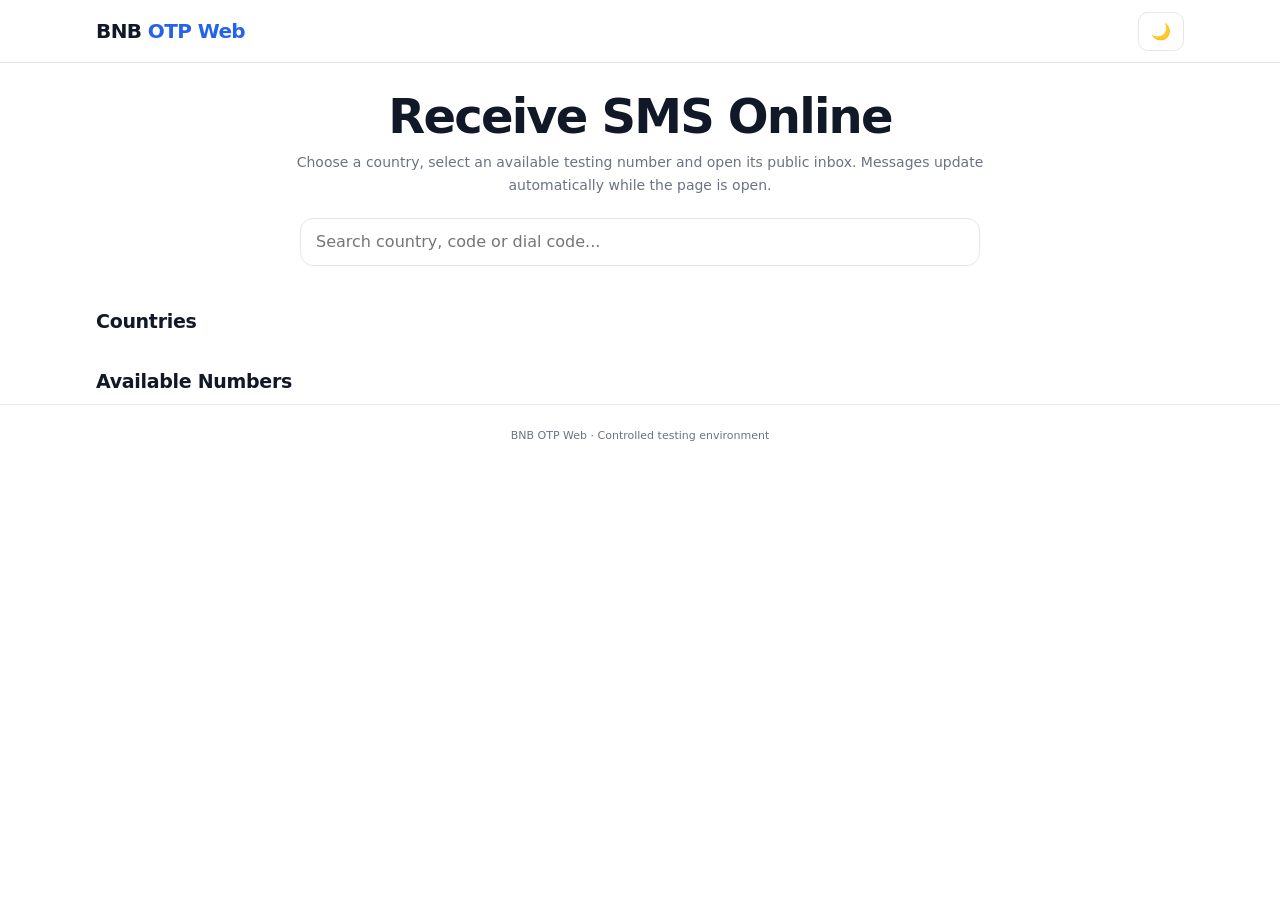
<file: frontend/index.before-premium-animation.html>
<!doctype html>
<html lang="en">
<head>
<meta charset="utf-8">
<meta name="viewport" content="width=device-width,initial-scale=1,viewport-fit=cover">
<title>BNB OTP Web</title>
<meta name="theme-color" content="#ffffff">
<style>
:root{
--bg:#fff;
--card:#fff;
--soft:#f6f7f9;
--text:#111827;
--muted:#6b7280;
--line:#e5e7eb;
--blue:#2563eb;
--blue2:#1d4ed8;
--green:#16a34a;
--red:#dc2626;
--shadow:0 5px 20px rgba(0,0,0,.055);
}
[data-theme="dark"]{
--bg:#0b0d10;
--card:#11151a;
--soft:#181d24;
--text:#f3f4f6;
--muted:#9ca3af;
--line:#29313b;
--blue:#60a5fa;
--blue2:#3b82f6;
--green:#4ade80;
--red:#f87171;
--shadow:0 8px 28px rgba(0,0,0,.25);
}
*{box-sizing:border-box}
html{scroll-behavior:auto}
body{
margin:0;
background:var(--bg);
color:var(--text);
font-family:Inter,system-ui,-apple-system,BlinkMacSystemFont,"Segoe UI",sans-serif;
-webkit-font-smoothing:antialiased;
}
button,input{font:inherit}
button{cursor:pointer}
a{text-decoration:none;color:inherit}
.container{width:min(1120px,100%);margin:auto;padding:0 16px}
header{
position:sticky;
top:0;
z-index:100;
background:var(--bg);
border-bottom:1px solid var(--line);
}
.nav{
height:62px;
display:flex;
align-items:center;
justify-content:space-between;
gap:12px;
}
.brand{
font-size:20px;
font-weight:900;
letter-spacing:-.6px;
}
.brand span{color:var(--blue)}
.nav-actions{display:flex;gap:7px}
.btn{
border:1px solid var(--line);
background:var(--card);
color:var(--text);
border-radius:10px;
padding:9px 12px;
font-weight:700;
}
.btn:hover{border-color:var(--blue)}
main{padding:20px 0 60px}
.hero{
text-align:center;
padding:28px 0 18px;
}
.hero h1{
margin:0 0 10px;
font-size:clamp(30px,6vw,48px);
line-height:1.05;
letter-spacing:-1.8px;
}
.hero p{
margin:auto;
max-width:700px;
color:var(--muted);
font-size:14px;
line-height:1.65;
}
.search{
max-width:680px;
margin:20px auto 0;
position:relative;
}
.search input{
width:100%;
height:48px;
border:1px solid var(--line);
background:var(--card);
color:var(--text);
border-radius:13px;
padding:0 15px;
outline:0;
}
.search input:focus{border-color:var(--blue)}
.section-title{
display:flex;
align-items:center;
justify-content:space-between;
gap:10px;
margin:26px 0 12px;
}
.section-title h2{
margin:0;
font-size:19px;
letter-spacing:-.3px;
}
.count{
color:var(--muted);
font-size:12px;
}
.country-grid{
display:grid;
grid-template-columns:repeat(4,1fr);
gap:10px;
}
.country-card{
width:100%;
border:1px solid var(--line);
background:var(--card);
color:var(--text);
border-radius:15px;
padding:14px;
text-align:left;
box-shadow:var(--shadow);
transition:.15s;
}
.country-card:hover{
transform:translateY(-2px);
border-color:var(--blue);
}
.country-row{
display:flex;
align-items:center;
gap:10px;
}
.flag{
font-size:28px;
width:35px;
text-align:center;
}
.country-name{
font-weight:800;
font-size:14px;
}
.country-dial{
font-size:12px;
color:var(--muted);
margin-top:3px;
}
.country-numbers{
font-size:11px;
color:var(--blue);
margin-top:8px;
}
.number-grid{
display:grid;
grid-template-columns:repeat(3,1fr);
gap:11px;
}
.number-card{
border:1px solid var(--line);
background:var(--card);
border-radius:16px;
padding:15px;
box-shadow:var(--shadow);
}
.number-head{
display:flex;
align-items:flex-start;
justify-content:space-between;
gap:8px;
}
.number{
font-size:17px;
font-weight:900;
letter-spacing:.1px;
word-break:break-all;
}
.status{
font-size:10px;
padding:4px 7px;
border-radius:999px;
background:var(--soft);
color:var(--muted);
white-space:nowrap;
}
.status.received{color:var(--green)}
.number-label{
font-size:12px;
color:var(--muted);
margin-top:7px;
}
.number-actions{
display:grid;
grid-template-columns:1fr 1fr;
gap:7px;
margin-top:13px;
}
.primary,.secondary{
border-radius:10px;
padding:10px 8px;
font-weight:800;
border:1px solid var(--line);
}
.primary{
background:var(--blue);
border-color:var(--blue);
color:#fff;
}
.primary:hover{background:var(--blue2)}
.secondary{
background:var(--soft);
color:var(--text);
}
.empty{
padding:34px 18px;
border:1px dashed var(--line);
border-radius:15px;
text-align:center;
color:var(--muted);
grid-column:1/-1;
}
#detail{display:none}
#detail.show{display:block}
#home.hide{display:none}
.detail-top{
display:flex;
align-items:center;
gap:8px;
margin:7px 0 18px;
}
.detail-title{
flex:1;
min-width:0;
font-size:22px;
font-weight:900;
word-break:break-all;
}
.back{
border:1px solid var(--line);
background:var(--card);
color:var(--text);
border-radius:10px;
padding:9px 12px;
font-weight:750;
}
.update{
border:1px solid var(--line);
background:var(--card);
color:var(--text);
border-radius:10px;
padding:9px 12px;
font-weight:800;
}
.update.busy{opacity:.6}
.number-box{
border:1px solid var(--line);
background:var(--card);
border-radius:18px;
padding:20px;
box-shadow:var(--shadow);
}
.small-label{
font-size:10px;
color:var(--muted);
font-weight:800;
letter-spacing:.8px;
}
.big-number{
font-size:clamp(25px,6vw,39px);
font-weight:950;
margin:7px 0 15px;
word-break:break-all;
}
.copy-big{
width:100%;
border:0;
background:var(--blue);
color:#fff;
border-radius:11px;
padding:12px;
font-weight:850;
}
.copy-big:hover{background:var(--blue2)}
.notice{
margin-top:12px;
padding:12px 14px;
background:var(--soft);
border-radius:12px;
color:var(--muted);
font-size:12px;
line-height:1.55;
}
.messages{
display:grid;
gap:11px;
}
.message{
border:1px solid var(--line);
background:var(--card);
border-radius:16px;
padding:16px;
box-shadow:var(--shadow);
}
.message-top{
display:flex;
justify-content:space-between;
gap:10px;
align-items:center;
}
.message-title{
font-size:12px;
font-weight:800;
color:var(--muted);
}
.copy-message{
border:1px solid var(--line);
background:var(--soft);
color:var(--text);
border-radius:9px;
padding:7px 9px;
font-size:11px;
font-weight:800;
}
.message-text{
font-size:15px;
line-height:1.55;
margin:11px 0;
white-space:pre-wrap;
overflow-wrap:anywhere;
}
.otp-row{
display:flex;
align-items:center;
justify-content:space-between;
gap:10px;
padding:10px 12px;
background:var(--soft);
border-radius:11px;
}
.otp-code{
font-size:34px;
font-weight:950;
letter-spacing:3px;
word-break:break-all;
}
.copy-otp{
border:0;
background:var(--blue);
color:#fff;
border-radius:9px;
padding:8px 10px;
font-weight:850;
}
.message-meta{
display:flex;
flex-wrap:wrap;
gap:12px;
margin-top:11px;
font-size:11px;
color:var(--muted);
}
.auto{
display:flex;
align-items:center;
justify-content:space-between;
gap:10px;
margin:13px 0;
padding:11px 13px;
border:1px solid var(--line);
background:var(--card);
border-radius:12px;
font-size:12px;
color:var(--muted);
}
.auto-left{display:flex;align-items:center;gap:7px}
.dot{
width:8px;
height:8px;
border-radius:50%;
background:var(--green);
box-shadow:0 0 0 4px color-mix(in srgb,var(--green) 12%,transparent);
}
footer{
border-top:1px solid var(--line);
padding:24px 0;
text-align:center;
font-size:11px;
color:var(--muted);
}
@media(max-width:900px){
.country-grid{grid-template-columns:repeat(3,1fr)}
.number-grid{grid-template-columns:repeat(2,1fr)}
}
@media(max-width:620px){
.container{padding:0 13px}
.nav{height:57px}
.brand{font-size:18px}
main{padding-top:10px}
.hero{padding:22px 0 12px}
.hero h1{font-size:33px}
.country-grid{grid-template-columns:repeat(2,1fr);gap:8px}
.country-card{padding:12px}
.number-grid{grid-template-columns:1fr}
.detail-top{flex-wrap:wrap}
.detail-title{order:3;flex-basis:100%;font-size:21px}
.update{margin-left:auto}
.number-actions{grid-template-columns:1fr 1fr}
}
</style>
</head>

<body>

<header>
<div class="container nav">
<a class="brand" href="#" onclick="goHome();return false">BNB <span>OTP Web</span></a>
<div class="nav-actions">
<button class="btn" onclick="toggleTheme()" id="themeBtn">🌙</button>
</div>
</div>
</header>

<main class="container">

<section id="home">

<div class="hero">
<h1>Receive SMS Online</h1>
<p>
Choose a country, select an available testing number and open its
public inbox. Messages update automatically while the page is open.
</p>

<div class="search">
<input id="search" autocomplete="off"
placeholder="Search country, code or dial code..."
oninput="renderCountries()">
</div>
</div>

<div class="section-title">
<h2>Countries</h2>
<span id="countryCount" class="count"></span>
</div>

<div id="countries" class="country-grid"></div>

<div class="section-title">
<h2 id="numbersHeading">Available Numbers</h2>
<span id="numberCount" class="count"></span>
</div>

<div id="numbers" class="number-grid"></div>

</section>

<section id="countryPage" style="display:none">
  <div class="detail-top">
    <button class="back" onclick="goBack()">← Back</button>
    <div id="countryPageTitle" class="detail-title"></div>
    <button class="update" onclick="refreshCountry()">↻ Update</button>
  </div>
  <div class="section-head">
    <div>
      <div class="eyebrow">COUNTRY</div>
      <h2 id="countryPageHeading">Available Numbers</h2>
    </div>
    <div id="countryPageCount" class="muted"></div>
  </div>
  <div id="countryNumbers" class="number-grid"></div>
</section>

<section id="detail">

<div class="detail-top">
<button class="back" onclick="goBack()">← Back</button>
<div id="detailTitle" class="detail-title"></div>
<button class="update" id="updateBtn" onclick="manualUpdate()">↻ Update</button>
</div>

<div class="number-box">
<div class="small-label">PHONE NUMBER</div>
<div id="bigNumber" class="big-number"></div>

<button class="copy-big" onclick="copyNumber()">
Copy Number
</button>

<div class="notice">
This is a public controlled-testing inbox. Do not use it for
private, sensitive or important accounts.
</div>
</div>

<div class="auto">
<div class="auto-left">
<span class="dot"></span>
<span>Automatic updates enabled</span>
</div>
<span id="lastUpdate">Updating...</span>
</div>

<div class="section-title">
<h2>Latest Messages</h2>
<span id="messageCount" class="count"></span>
</div>

<div id="messages" class="messages"></div>

</section>

</main>

<footer>
<div class="container">
BNB OTP Web · Controlled testing environment
</div>
</footer>

<script>
const API="https://bnb-otp-web.hafejnayem1743.workers.dev/api";

let countries=[];
let numbers=[];
let selectedCountry=null;
let activeNumber=null;
let refreshTimer=null;

const $=id=>document.getElementById(id);

async function api(path){
const response=await fetch(API+path,{
cache:"no-store",
headers:{Accept:"application/json"}
});
if(!response.ok)throw new Error("HTTP "+response.status);
return response.json();
}

function esc(value){
return String(value??"").replace(/[&<>"']/g,char=>({
"&":"&amp;",
"<":"&lt;",
">":"&gt;",
'"':"&quot;",
"'":"&#039;"
}[char]));
}

function countryFlag(country){
if(country.flag)return country.flag;

const code=String(country.code||"").toUpperCase();

if(code.length===2){
return String.fromCodePoint(
...code.split("").map(c=>127397+c.charCodeAt(0))
);
}

return "🌐";
}

function copyText(text,button){
if(navigator.clipboard&&window.isSecureContext){
navigator.clipboard.writeText(String(text)).then(()=>{
copied(button);
});
return;
}

const area=document.createElement("textarea");
area.value=String(text);
area.style.position="fixed";
area.style.opacity="0";
document.body.appendChild(area);
area.focus();
area.select();

try{
document.execCommand("copy");
copied(button);
}catch(e){}

area.remove();
}

function copied(button){
if(!button)return;
const old=button.textContent;
button.textContent="Copied ✓";
setTimeout(()=>button.textContent=old,1300);
}

function copyNumber(){
if(activeNumber)copyText(activeNumber.number,$(".copy-big"));
}

function copyOtp(code,button){
copyText(code,button);
}

function copyMessage(message,button){
copyText(message,button);
}

function formatTime(value){
    if(!value)return "Unknown time";
    const n=Number(value);
    const date=new Date(Number.isFinite(n)&&n<100000000000?n*1000:n);
    if(isNaN(date.getTime()))return String(value);

    const seconds=Math.max(0,Math.floor((Date.now()-date.getTime())/1000));
    if(seconds<10)return "just now";
    if(seconds<60)return seconds+" seconds ago";

    const minutes=Math.floor(seconds/60);
    if(minutes<60)return minutes+" minute"+(minutes===1?"":"s")+" ago";

    const hours=Math.floor(minutes/60);
    if(hours<24)return hours+" hour"+(hours===1?"":"s")+" ago";

    const days=Math.floor(hours/24);
    if(days<7)return days+" day"+(days===1?"":"s")+" ago";

    return date.toLocaleString();
  }

async function loadData(){
try{
const result=await Promise.all([
api("/countries"),
api("/numbers")
]);

countries=result[0].countries||result[0]||[];
numbers=result[1].numbers||result[1]||[];

renderCountries();
renderNumbers();
}catch(error){
$("countries").innerHTML=
'<div class="empty">Countries could not be loaded.</div>';

$("numbers").innerHTML=
'<div class="empty">Numbers could not be loaded.</div>';
}
}

function numberCountryId(number){
if(number.country_id!==null&&number.country_id!==undefined){
return Number(number.country_id);
}

const raw=String(number.number||"").replace(/\D/g,"");

for(const country of countries){
const dial=String(country.dial_code||"").replace(/\D/g,"");
if(dial&&raw.startsWith(dial))return Number(country.id);
}

return null;
}

function numbersForCountry(id){
return numbers.filter(n=>numberCountryId(n)===Number(id));
}

function renderCountries(){
const query=$("search").value.trim().toLowerCase();

const list=countries.filter(c=>
!query||
String(c.name||"").toLowerCase().includes(query)||
String(c.code||"").toLowerCase().includes(query)||
String(c.dial_code||"").toLowerCase().includes(query)
);

$("countryCount").textContent=list.length+" countries";

$("countries").innerHTML=list.map(c=>{
const total=numbersForCountry(c.id).length;

return `
<button class="country-card" onclick="selectCountry(${Number(c.id)})">
<div class="country-row">
<div class="flag">${esc(countryFlag(c))}</div>
<div>
<div class="country-name">${esc(c.name)}</div>
<div class="country-dial">${esc(c.dial_code||"")}</div>
</div>
</div>
<div class="country-numbers">
${total} ${total===1?"number":"numbers"} available
</div>
</button>`;
}).join("")||
'<div class="empty">No countries found.</div>';
}

function renderNumbers(){
let list=numbers;

if(selectedCountry!==null){
list=numbersForCountry(selectedCountry);
}

$("numbersHeading").textContent=
selectedCountry===null?"Available Numbers":"Numbers in Selected Country";

$("numberCount").textContent=list.length+" numbers";

$("numbers").innerHTML=list.map(n=>`
<article class="number-card">
<div class="number-head">
<div class="number">${esc(n.number)}</div>
<span class="status ${n.status==="received"?"received":""}">
${esc(n.status||"waiting")}
</span>
</div>

<div class="number-label">
${esc(n.label||"Public testing number")}
</div>

<div class="number-actions">
<button class="secondary"
onclick="copyText('${esc(String(n.number).replace(/'/g,"&#039;"))}',this)">
Copy Number
</button>

<button class="primary"
onclick="openNumber(${Number(n.id)})">
Open Inbox
</button>
</div>
</article>
`).join("")||
'<div class="empty">No numbers available.</div>';
}

function selectCountry(id,push=true){
    selectedCountry=Number(id);
    renderCountryPage();
    $("home").classList.add("hide");
    $("countryPage").style.display="block";
    $("detail").classList.remove("show");

    if(push){
      history.pushState({view:"country",id:selectedCountry},"","#country-"+selectedCountry);
    }
    window.scrollTo(0,0);
  }

  function renderCountryPage(){
    const country=countries.find(c=>Number(c.id)===Number(selectedCountry));
    if(!country){ goHome(); return; }

    const list=numbersForCountry(selectedCountry);

    $("countryPageTitle").textContent=countryFlag(country)+" "+(country.name||"Country");
    $("countryPageHeading").textContent=(country.name||"Country")+" Numbers";
    $("countryPageCount").textContent=list.length+" "+(list.length===1?"number":"numbers");

    $("countryNumbers").innerHTML=list.map(n=>`
      <article class="number-card">
        <div class="number-head">
          <div class="number">${esc(n.number)}</div>
          <span class="status ${n.status==="received"?"received":""}">${esc(n.status||"waiting")}</span>
        </div>
        <div class="number-label">${esc(n.label||"Public testing number")}</div>
        <div class="number-actions">
          <button class="secondary" onclick="copyText('${esc(String(n.number).replace(/'/g,"&#039;"))}',this)">Copy Number</button>
          <button class="primary" onclick="openNumber(${Number(n.id)})">Open Inbox</button>
        </div>
      </article>
    `).join("") || '<div class="empty">No numbers available for this country.</div>';
  }

  function refreshCountry(){
    renderCountryPage();
  }

async async function openNumber(id,push=true){
    try{
      const response=await api("/numbers/"+id);
      activeNumber=response.number||response;

      $("home").classList.add("hide");
      $("countryPage").style.display="none";
      $("detail").classList.add("show");

      $("detailTitle").textContent=activeNumber.number||"";
      $("bigNumber").textContent=activeNumber.number||"";

      if(push){
        history.pushState({view:"number",id:Number(id)},"","#number-"+id);
      }

      await loadInbox();
      startAutoRefresh();
      window.scrollTo(0,0);
    }catch(error){
      alert("Unable to open inbox.");
    }
  }

async function loadInbox(){
if(!activeNumber)return;

try{
const response=await api(
"/numbers/"+activeNumber.id+"/otps"
);

const list=response.otps||response||[];

$("messageCount").textContent=
list.length+" "+(list.length===1?"message":"messages");

$("messages").innerHTML=list.length?
list.map(message=>{
const code=String(message.code||"").trim();
const body=String(
message.message||"Controlled test OTP message"
);

return `
<article class="message">

<div class="message-top">
<div class="message-title">Message</div>

<button class="copy-message"
onclick='copyMessage(${JSON.stringify(body)},this)'>
Copy Message
</button>
</div>

<div class="message-text">${esc(body)}</div>

${code?`
<div class="otp-row">
<div class="otp-code">${esc(code)}</div>
<button class="copy-otp"
onclick='copyOtp(${JSON.stringify(code)},this)'>
Copy OTP
</button>
</div>
`:""}

<div class="message-meta">
<span>Sender: ${esc(message.source||"CONTROLLED_TEST")}</span>
<span>Time: ${esc(formatTime(message.created_at))}</span>
</div>

</article>`;
}).join("")
:
'<div class="empty">No messages yet.</div>';

$("lastUpdate").textContent=
"Updated "+new Date().toLocaleTimeString();

}catch(error){
$("messages").innerHTML=
'<div class="empty">Unable to update messages.</div>';
}
}

function startAutoRefresh(){
stopAutoRefresh();
refreshTimer=setInterval(()=>{
if(activeNumber)loadInbox();
},10000);
}

function stopAutoRefresh(){
if(refreshTimer){
clearInterval(refreshTimer);
refreshTimer=null;
}
}

async function manualUpdate(){
const button=$("updateBtn");
button.disabled=true;
button.classList.add("busy");
button.textContent="↻ Updating...";

await loadInbox();

button.textContent="✓ Updated";

setTimeout(()=>{
button.disabled=false;
button.classList.remove("busy");
button.textContent="↻ Update";
},900);
}

function goHome(){
    stopAutoRefresh();
    activeNumber=null;
    selectedCountry=null;

    $("detail").classList.remove("show");
    $("countryPage").style.display="none";
    $("home").classList.remove("hide");

    history.pushState({view:"home"},"","#");
    renderCountries();
    renderNumbers();
    window.scrollTo(0,0);
  }

  function goBack(){
    stopAutoRefresh();

    if(activeNumber){
      activeNumber=null;
      if(selectedCountry!==null){
        $("detail").classList.remove("show");
        $("home").classList.add("hide");
        $("countryPage").style.display="block";
        renderCountryPage();
        history.pushState({view:"country",id:selectedCountry},"","#country-"+selectedCountry);
      }else{
        goHome();
      }
      window.scrollTo(0,0);
      return;
    }

    if(selectedCountry!==null){
      goHome();
      return;
    }

    goHome();
  }

function toggleTheme(){
const dark=document.documentElement.dataset.theme==="dark";

document.documentElement.dataset.theme=
dark?"":"dark";

localStorage.setItem(
"bnb_theme",
dark?"light":"dark"
);

$("themeBtn").textContent=
dark?"🌙":"☀️";
}

(function(){
if(localStorage.getItem("bnb_theme")==="dark"){
document.documentElement.dataset.theme="dark";
$("themeBtn").textContent="☀️";
}
})();

  async function restoreRoute(){
    const hash=window.location.hash||"";

    if(hash.startsWith("#number-")){
      const id=Number(hash.slice(8));
      if(Number.isFinite(id)&&id>0){
        await openNumber(id,false);
        return;
      }
    }

    if(hash.startsWith("#country-")){
      const id=Number(hash.slice(9));
      if(Number.isFinite(id)&&id>0){
        selectCountry(id,false);
        return;
      }
    }

    stopAutoRefresh();
    activeNumber=null;
    selectedCountry=null;
    $("detail").classList.remove("show");
    $("countryPage").style.display="none";
    $("home").classList.remove("hide");
    renderCountries();
    renderNumbers();
    window.scrollTo(0,0);
  }

  window.addEventListener("popstate",restoreRoute);
  loadData().then(restoreRoute);

</script>

</body>
</html>
</file>
